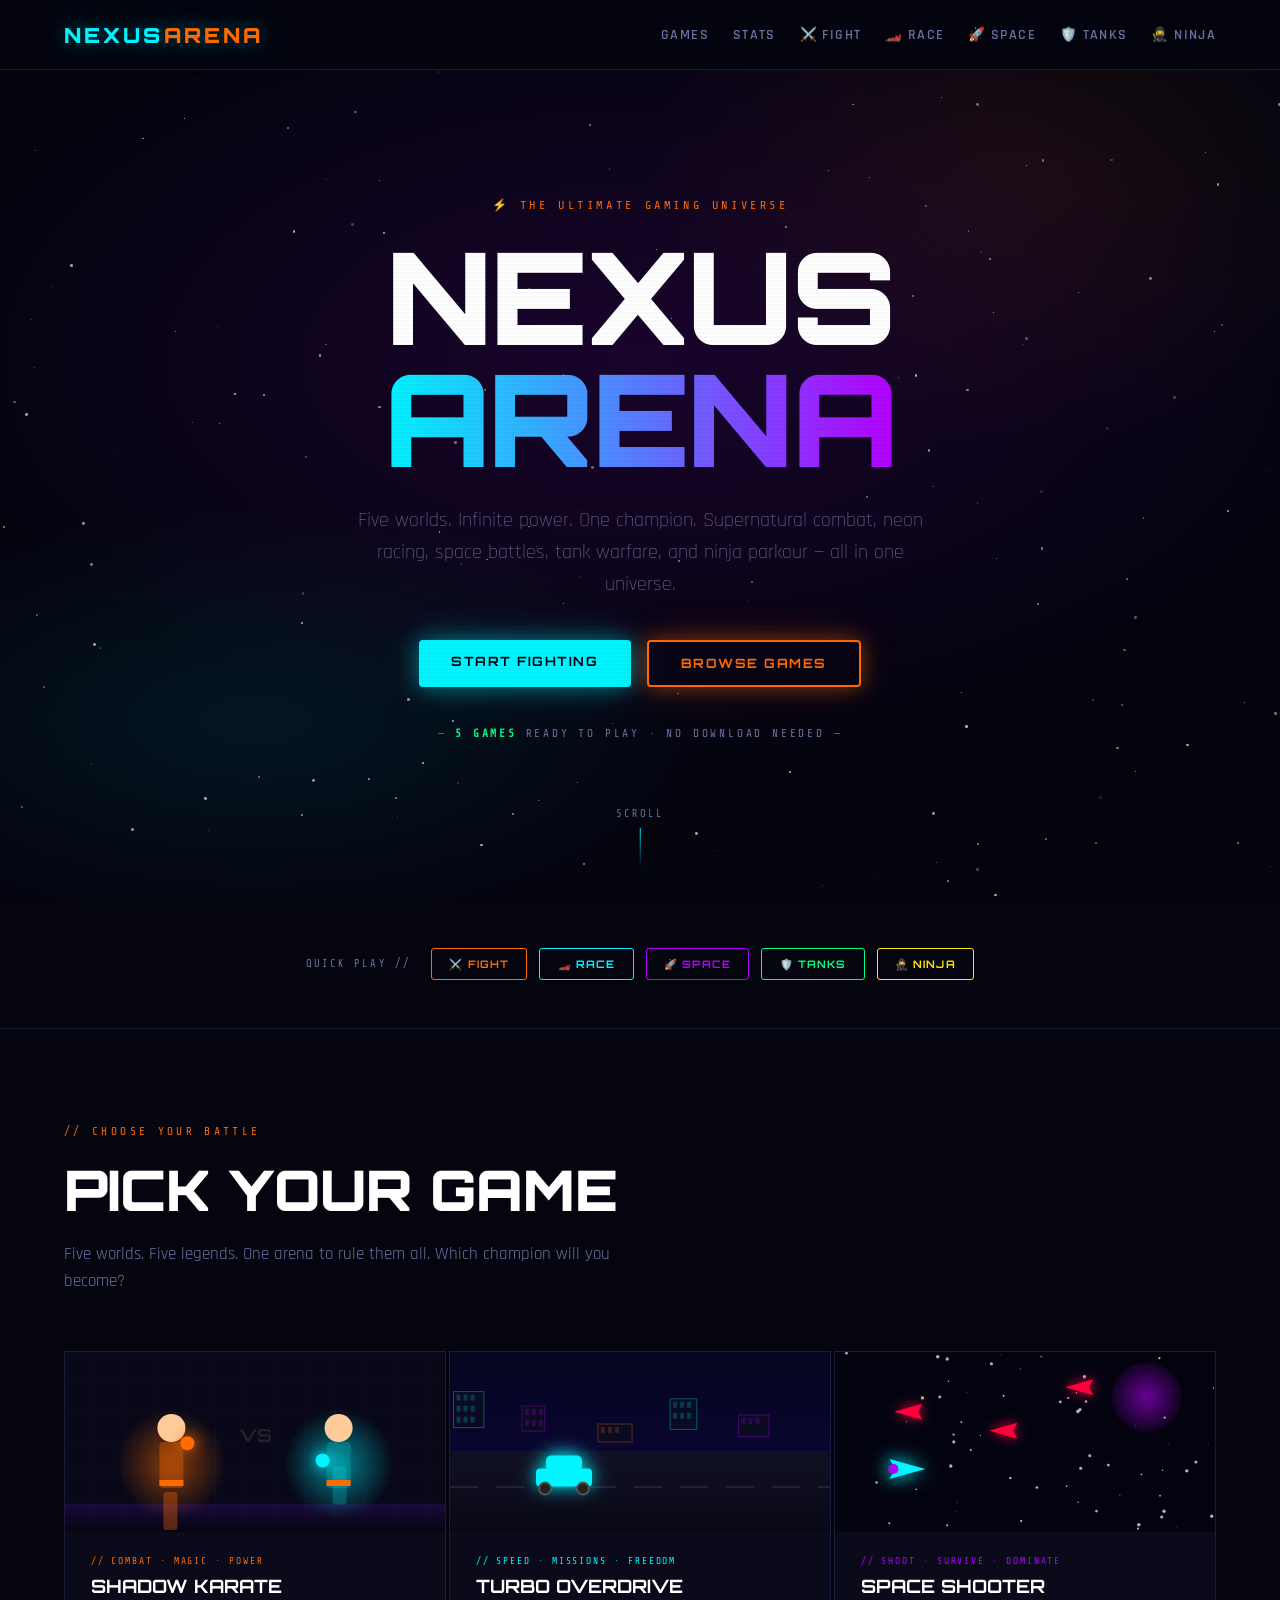
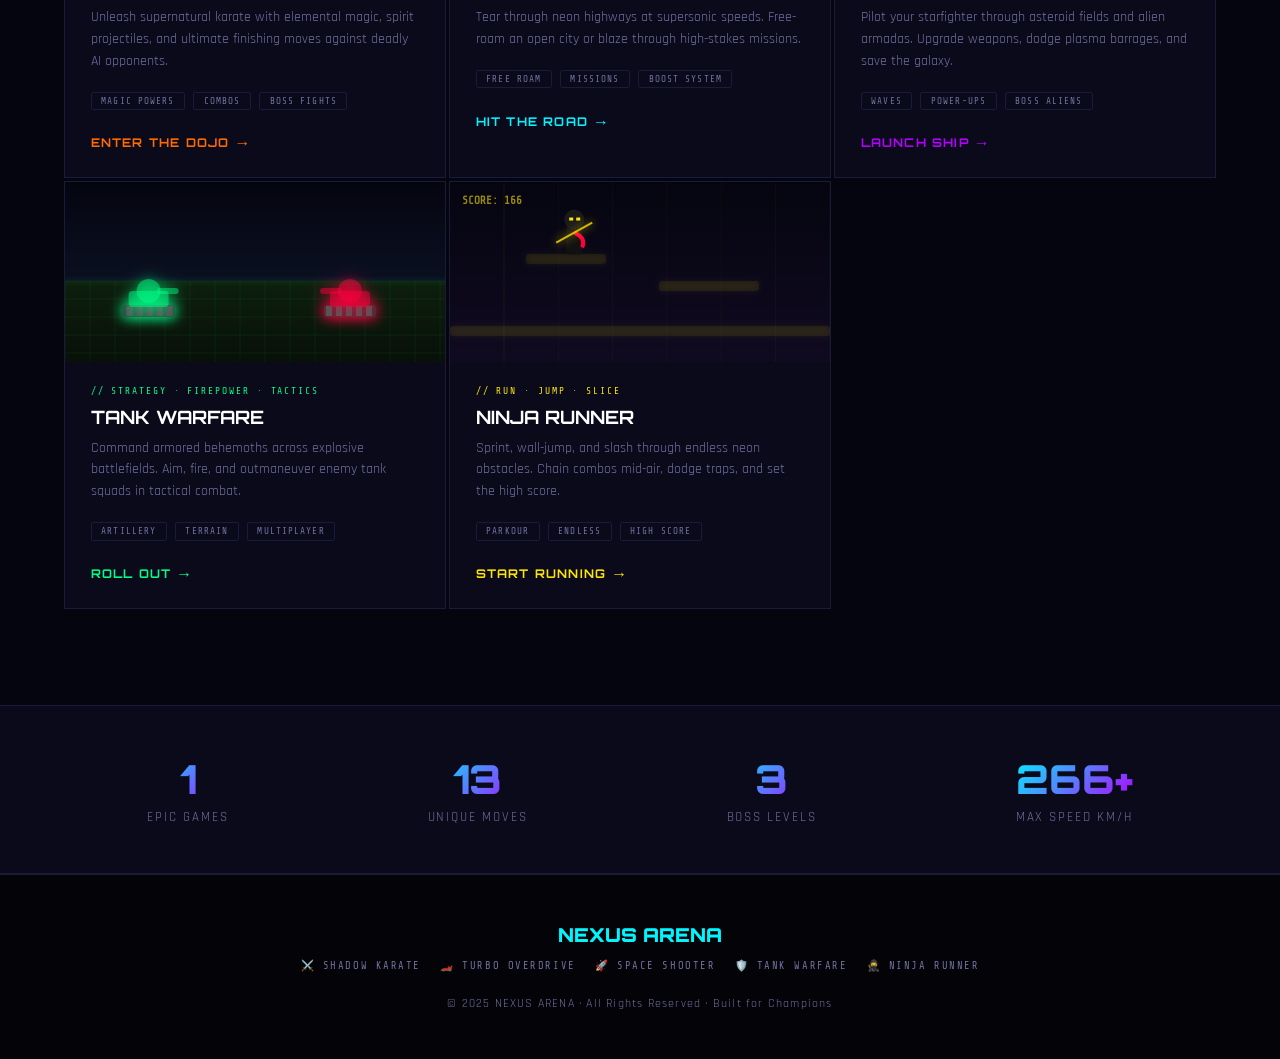
<file: index.html>
<!DOCTYPE html>
<html lang="en">
<head>
<meta charset="UTF-8">
<meta name="viewport" content="width=device-width, initial-scale=1.0">
<title>NEXUS ARENA — Ultimate Gaming Universe</title>
<style>
  @import url('https://fonts.googleapis.com/css2?family=Orbitron:wght@400;700;900&family=Rajdhani:wght@300;400;600;700&family=Share+Tech+Mono&display=swap');

  :root {
    --neon-cyan: #00f5ff;
    --neon-orange: #ff6b00;
    --neon-purple: #b400ff;
    --neon-green: #00ff88;
    --neon-red: #ff003c;
    --neon-yellow: #ffe600;
    --dark-bg: #050510;
    --card-bg: #0a0a1a;
    --card-border: #1a1a3a;
    --text-main: #e8e8ff;
    --text-dim: #7070a0;
    --glow-cyan: 0 0 20px #00f5ff66, 0 0 40px #00f5ff33;
    --glow-orange: 0 0 20px #ff6b0066, 0 0 40px #ff6b0033;
    --glow-purple: 0 0 20px #b400ff66, 0 0 40px #b400ff33;
    --glow-green: 0 0 20px #00ff8866, 0 0 40px #00ff8833;
    --nav-height: 70px;
  }

  *, *::before, *::after { margin: 0; padding: 0; box-sizing: border-box; }
  html { scroll-behavior: smooth; }

  body {
    background: var(--dark-bg);
    color: var(--text-main);
    font-family: 'Rajdhani', sans-serif;
    overflow-x: hidden;
  }

  /* ── STARFIELD ── */
  #starfield {
    position: fixed; top: 0; left: 0; width: 100%; height: 100%;
    pointer-events: none; z-index: 0;
  }
  .star {
    position: absolute; background: white; border-radius: 50%;
    animation: twinkle var(--d) infinite alternate;
  }
  @keyframes twinkle { from { opacity: 0.1; } to { opacity: 0.9; } }

  /* ── NAV ── */
  nav {
    position: fixed; top: 0; left: 0; right: 0; z-index: 200;
    height: var(--nav-height);
    display: flex; align-items: center; justify-content: space-between;
    padding: 0 5vw;
    background: rgba(5,5,16,0.97);
    border-bottom: 1px solid #1a1a3a;
    backdrop-filter: blur(12px);
  }
  .nav-logo {
    font-family: 'Orbitron', monospace; font-weight: 900; font-size: 1.3rem;
    letter-spacing: 0.15em; color: var(--neon-cyan);
    text-shadow: var(--glow-cyan); text-decoration: none; white-space: nowrap;
  }
  .nav-logo span { color: var(--neon-orange); }

  /* Desktop nav links */
  .nav-links {
    display: flex; gap: 1.5rem; list-style: none; align-items: center;
  }
  .nav-links a {
    font-family: 'Rajdhani', sans-serif; font-weight: 600; font-size: 0.85rem;
    letter-spacing: 0.1em; text-transform: uppercase;
    color: var(--text-dim); text-decoration: none;
    transition: color 0.2s, text-shadow 0.2s; white-space: nowrap;
  }
  .nav-links a:hover { color: var(--neon-cyan); text-shadow: var(--glow-cyan); }

  /* Hamburger */
  .nav-hamburger {
    display: none; flex-direction: column; gap: 5px; cursor: pointer;
    background: none; border: none; padding: 6px; z-index: 210;
  }
  .nav-hamburger span {
    display: block; width: 24px; height: 2px;
    background: var(--neon-cyan); border-radius: 2px;
    transition: all 0.3s;
  }
  .nav-hamburger.open span:nth-child(1) { transform: translateY(7px) rotate(45deg); }
  .nav-hamburger.open span:nth-child(2) { opacity: 0; }
  .nav-hamburger.open span:nth-child(3) { transform: translateY(-7px) rotate(-45deg); }

  /* Mobile nav drawer */
  .nav-drawer {
    display: none; position: fixed; top: var(--nav-height); left: 0; right: 0;
    background: rgba(5,5,16,0.99); border-bottom: 1px solid #1a1a3a;
    z-index: 190; padding: 1.5rem 5vw 2rem;
    backdrop-filter: blur(12px);
  }
  .nav-drawer.open { display: block; }
  .nav-drawer ul { list-style: none; display: flex; flex-direction: column; gap: 0; }
  .nav-drawer ul li a {
    display: block; padding: 0.85rem 0;
    font-family: 'Rajdhani', sans-serif; font-weight: 600; font-size: 1.1rem;
    letter-spacing: 0.12em; text-transform: uppercase;
    color: var(--text-dim); text-decoration: none;
    border-bottom: 1px solid #1a1a3a;
    transition: color 0.2s;
  }
  .nav-drawer ul li:last-child a { border-bottom: none; }
  .nav-drawer ul li a:hover { color: var(--neon-cyan); }

  /* ── HERO ── */
  .hero {
    position: relative; z-index: 1;
    min-height: 100vh;
    display: flex; flex-direction: column; align-items: center; justify-content: center;
    text-align: center; padding: calc(var(--nav-height) + 2rem) 5vw 4rem;
    overflow: hidden;
  }
  .hero-bg {
    position: absolute; inset: 0; z-index: -1;
    background:
      radial-gradient(ellipse 80% 60% at 50% 40%, rgba(180,0,255,0.12) 0%, transparent 70%),
      radial-gradient(ellipse 60% 40% at 20% 80%, rgba(0,245,255,0.08) 0%, transparent 60%),
      radial-gradient(ellipse 50% 50% at 80% 20%, rgba(255,107,0,0.08) 0%, transparent 60%);
  }
  .hero-eyebrow {
    font-family: 'Share Tech Mono', monospace; font-size: 0.75rem;
    letter-spacing: 0.3em; color: var(--neon-orange); text-transform: uppercase;
    margin-bottom: 1.5rem; opacity: 0; animation: fadeUp 0.8s 0.3s forwards;
  }
  .hero-title {
    font-family: 'Orbitron', monospace; font-weight: 900;
    font-size: clamp(2.5rem, 10vw, 8rem); line-height: 0.95;
    letter-spacing: -0.02em; margin-bottom: 1.5rem;
    opacity: 0; animation: fadeUp 0.8s 0.5s forwards;
  }
  .hero-title .line1 { display: block; color: #fff; }
  .hero-title .line2 {
    display: block;
    background: linear-gradient(90deg, var(--neon-cyan), var(--neon-purple));
    -webkit-background-clip: text; -webkit-text-fill-color: transparent; background-clip: text;
  }
  .hero-sub {
    font-size: clamp(1rem, 2.5vw, 1.25rem); font-weight: 300; color: var(--text-dim);
    max-width: 600px; line-height: 1.6; margin-bottom: 2.5rem;
    opacity: 0; animation: fadeUp 0.8s 0.7s forwards;
  }
  .hero-cta {
    display: flex; gap: 1rem; flex-wrap: wrap; justify-content: center;
    opacity: 0; animation: fadeUp 0.8s 0.9s forwards;
  }

  /* Game count badge */
  .hero-badge {
    margin-top: 2.5rem;
    font-family: 'Share Tech Mono', monospace; font-size: 0.7rem;
    letter-spacing: 0.25em; color: var(--text-dim);
    opacity: 0; animation: fadeUp 0.8s 1.1s forwards;
  }
  .hero-badge strong { color: var(--neon-green); }

  /* ── BUTTONS ── */
  .btn-primary {
    padding: 0.85rem 2rem; border-radius: 4px;
    font-family: 'Orbitron', monospace; font-weight: 700; font-size: 0.8rem;
    letter-spacing: 0.12em; text-transform: uppercase; text-decoration: none;
    background: var(--neon-cyan); color: var(--dark-bg);
    border: none; cursor: pointer; transition: all 0.2s;
    box-shadow: var(--glow-cyan); white-space: nowrap;
  }
  .btn-primary:hover { background: #fff; transform: translateY(-2px); box-shadow: 0 0 40px #00f5ff99; }
  .btn-secondary {
    padding: 0.85rem 2rem; border-radius: 4px;
    font-family: 'Orbitron', monospace; font-weight: 700; font-size: 0.8rem;
    letter-spacing: 0.12em; text-transform: uppercase; text-decoration: none;
    background: transparent; color: var(--neon-orange);
    border: 2px solid var(--neon-orange); cursor: pointer; transition: all 0.2s;
    box-shadow: var(--glow-orange); white-space: nowrap;
  }
  .btn-secondary:hover { background: var(--neon-orange); color: var(--dark-bg); transform: translateY(-2px); }

  /* ── SCROLL HINT ── */
  .scroll-hint {
    position: absolute; bottom: 2rem; left: 50%; transform: translateX(-50%);
    display: flex; flex-direction: column; align-items: center; gap: 0.5rem;
    font-family: 'Share Tech Mono', monospace; font-size: 0.65rem;
    letter-spacing: 0.2em; color: var(--text-dim);
    animation: bounce 2s infinite;
  }
  .scroll-hint::after {
    content: ''; display: block; width: 1px; height: 40px;
    background: linear-gradient(180deg, var(--neon-cyan), transparent);
  }
  @keyframes bounce { 0%,100%{transform:translateX(-50%) translateY(0)} 50%{transform:translateX(-50%) translateY(8px)} }

  /* ── GAMES SECTION ── */
  .section { position: relative; z-index: 1; padding: 6rem 5vw; }
  .section-label {
    font-family: 'Share Tech Mono', monospace; font-size: 0.7rem;
    letter-spacing: 0.3em; color: var(--neon-orange); text-transform: uppercase;
    margin-bottom: 1rem;
  }
  .section-title {
    font-family: 'Orbitron', monospace; font-weight: 900;
    font-size: clamp(1.8rem, 5vw, 3.5rem);
    margin-bottom: 1rem; color: #fff;
  }
  .section-sub { font-size: 1.05rem; color: var(--text-dim); max-width: 550px; margin-bottom: 3.5rem; line-height: 1.6; }

  /* ── GAME CARDS GRID ── */
  .games-grid {
    display: grid;
    grid-template-columns: repeat(3, 1fr);
    gap: 3px;
  }

  .game-card {
    position: relative; overflow: hidden;
    background: var(--card-bg); border: 1px solid var(--card-border);
    transition: all 0.35s ease; cursor: pointer;
  }
  .game-card:hover { border-color: var(--accent); z-index: 2; transform: translateY(-4px); box-shadow: 0 8px 40px var(--accent-glow, #00f5ff33); }
  .game-card:hover .card-glow { opacity: 1; }
  .game-card:hover .card-title { color: var(--accent); }

  .game-card.fight  { --accent: var(--neon-orange); }
  .game-card.race   { --accent: var(--neon-cyan); }
  .game-card.space  { --accent: var(--neon-purple); }
  .game-card.tank   { --accent: var(--neon-green); }
  .game-card.ninja  { --accent: var(--neon-yellow); }

  .card-glow {
    position: absolute; inset: 0; pointer-events: none; opacity: 0;
    background: radial-gradient(ellipse at top, color-mix(in srgb, var(--accent) 15%, transparent), transparent 70%);
    transition: opacity 0.4s;
  }
  .card-canvas { width: 100%; height: 180px; display: block; background: #080818; }

  .card-body { padding: 1.5rem 1.6rem; }
  .card-tag {
    font-family: 'Share Tech Mono', monospace; font-size: 0.6rem;
    letter-spacing: 0.2em; text-transform: uppercase; color: var(--accent);
    margin-bottom: 0.6rem;
  }
  .card-title {
    font-family: 'Orbitron', monospace; font-weight: 700; font-size: 1.15rem;
    margin-bottom: 0.6rem; color: #fff; transition: color 0.3s; line-height: 1.2;
  }
  .card-desc { font-size: 0.88rem; color: var(--text-dim); line-height: 1.55; margin-bottom: 1.2rem; }
  .card-features { display: flex; gap: 0.5rem; flex-wrap: wrap; margin-bottom: 1.4rem; }
  .feat-tag {
    padding: 0.2rem 0.6rem; border: 1px solid var(--card-border);
    font-family: 'Share Tech Mono', monospace; font-size: 0.58rem;
    letter-spacing: 0.12em; color: var(--text-dim); border-radius: 2px;
  }
  .card-link {
    display: inline-flex; align-items: center; gap: 0.5rem;
    font-family: 'Orbitron', monospace; font-weight: 700; font-size: 0.75rem;
    letter-spacing: 0.1em; text-transform: uppercase;
    color: var(--accent); text-decoration: none; transition: gap 0.2s;
  }
  .card-link:hover { gap: 0.9rem; }
  .card-link::after { content: '→'; font-size: 1rem; }

  /* ── STATS BAND ── */
  .stats-band {
    position: relative; z-index: 1;
    background: var(--card-bg);
    border-top: 1px solid var(--card-border); border-bottom: 1px solid var(--card-border);
    padding: 3rem 5vw;
    display: flex; justify-content: space-around; flex-wrap: wrap; gap: 2rem;
  }
  .stat { text-align: center; }
  .stat-num {
    font-family: 'Orbitron', monospace; font-weight: 900; font-size: clamp(1.8rem, 4vw, 2.5rem);
    background: linear-gradient(135deg, var(--neon-cyan), var(--neon-purple));
    -webkit-background-clip: text; -webkit-text-fill-color: transparent; background-clip: text;
  }
  .stat-label { font-size: 0.8rem; letter-spacing: 0.15em; color: var(--text-dim); text-transform: uppercase; margin-top: 0.3rem; }

  /* ── ALL GAMES QUICK ACCESS ── */
  .quick-nav {
    position: relative; z-index: 1;
    padding: 3rem 5vw;
    border-bottom: 1px solid var(--card-border);
    display: flex; align-items: center; justify-content: center; flex-wrap: wrap; gap: 0.75rem;
  }
  .quick-nav-label {
    font-family: 'Share Tech Mono', monospace; font-size: 0.65rem;
    letter-spacing: 0.2em; color: var(--text-dim); text-transform: uppercase;
    margin-right: 0.5rem; white-space: nowrap;
  }
  .qbtn {
    padding: 0.5rem 1.1rem; border-radius: 3px;
    font-family: 'Orbitron', monospace; font-weight: 700; font-size: 0.65rem;
    letter-spacing: 0.1em; text-transform: uppercase; text-decoration: none;
    border: 1px solid; transition: all 0.2s; white-space: nowrap;
  }
  .qbtn-fight  { color: var(--neon-orange); border-color: var(--neon-orange); }
  .qbtn-fight:hover  { background: var(--neon-orange); color: var(--dark-bg); }
  .qbtn-race   { color: var(--neon-cyan);   border-color: var(--neon-cyan); }
  .qbtn-race:hover   { background: var(--neon-cyan); color: var(--dark-bg); }
  .qbtn-space  { color: var(--neon-purple); border-color: var(--neon-purple); }
  .qbtn-space:hover  { background: var(--neon-purple); color: #fff; }
  .qbtn-tank   { color: var(--neon-green);  border-color: var(--neon-green); }
  .qbtn-tank:hover   { background: var(--neon-green); color: var(--dark-bg); }
  .qbtn-ninja  { color: var(--neon-yellow); border-color: var(--neon-yellow); }
  .qbtn-ninja:hover  { background: var(--neon-yellow); color: var(--dark-bg); }

  /* ── FOOTER ── */
  footer {
    position: relative; z-index: 1;
    background: #030308; border-top: 1px solid var(--card-border);
    padding: 3rem 5vw; text-align: center;
  }
  .footer-logo { font-family: 'Orbitron', monospace; font-weight: 900; font-size: 1.2rem; color: var(--neon-cyan); margin-bottom: 0.75rem; }
  .footer-games {
    display: flex; justify-content: center; flex-wrap: wrap; gap: 1.2rem;
    margin-bottom: 1.5rem;
  }
  .footer-games a {
    font-family: 'Share Tech Mono', monospace; font-size: 0.65rem;
    letter-spacing: 0.15em; color: var(--text-dim); text-decoration: none; text-transform: uppercase;
    transition: color 0.2s;
  }
  .footer-games a:hover { color: var(--neon-cyan); }
  .footer-copy { font-size: 0.75rem; color: var(--text-dim); letter-spacing: 0.1em; }

  @keyframes fadeUp { from { opacity:0; transform:translateY(30px); } to { opacity:1; transform:translateY(0); } }

  /* Scanline overlay */
  body::after {
    content: ''; position: fixed; inset: 0; z-index: 999; pointer-events: none;
    background: repeating-linear-gradient(0deg, transparent, transparent 2px, rgba(0,0,0,0.025) 2px, rgba(0,0,0,0.025) 4px);
  }

  /* ── RESPONSIVE ── */

  /* Tablet: 2 columns */
  @media (max-width: 1024px) {
    .games-grid { grid-template-columns: repeat(2, 1fr); }
    .nav-links { gap: 1.2rem; }
    .nav-links a { font-size: 0.78rem; }
  }

  /* Mobile: hide desktop nav, show hamburger */
  @media (max-width: 700px) {
    .nav-links { display: none; }
    .nav-hamburger { display: flex; }
    .games-grid { grid-template-columns: 1fr; gap: 2px; }
    .card-canvas { height: 160px; }
    .hero-cta { flex-direction: column; align-items: center; }
    .btn-primary, .btn-secondary { width: 100%; max-width: 280px; text-align: center; }
    .section { padding: 4rem 4vw; }
    .stats-band { padding: 2.5rem 4vw; gap: 1.5rem; }
    .stat-num { font-size: 1.8rem; }
    .quick-nav { padding: 2rem 4vw; }
    .scroll-hint { display: none; }
    nav { padding: 0 4vw; }
  }

  /* Tiny phones */
  @media (max-width: 380px) {
    .nav-logo { font-size: 1rem; }
    .card-body { padding: 1.2rem; }
  }

  /* Reduced motion */
  @media (prefers-reduced-motion: reduce) {
    *, *::before, *::after { animation: none !important; transition: none !important; }
  }
</style>
</head>
<body>

<div id="starfield"></div>

<!-- ── NAVIGATION ── -->
<nav>
  <a href="index.html" class="nav-logo">NEXUS<span>ARENA</span></a>
  <ul class="nav-links">
    <li><a href="#games">Games</a></li>
    <li><a href="#stats">Stats</a></li>
    <li><a href="games/fighting.html">⚔️ Fight</a></li>
    <li><a href="games/car-racing.html">🏎️ Race</a></li>
    <li><a href="games/space.html">🚀 Space</a></li>
    <li><a href="games/tankfight.html">🛡️ Tanks</a></li>
    <li><a href="games/ninja.runner.html">🥷 Ninja</a></li>
  </ul>
  <button class="nav-hamburger" id="hamburger" aria-label="Open menu">
    <span></span><span></span><span></span>
  </button>
</nav>

<!-- Mobile nav drawer -->
<div class="nav-drawer" id="navDrawer">
  <ul>
    <li><a href="#games" onclick="closeMenu()">🎮 All Games</a></li>
    <li><a href="#stats" onclick="closeMenu()">📊 Stats</a></li>
    <li><a href="games/fighting.html">⚔️ Shadow Karate</a></li>
    <li><a href="games/car-racing.html">🏎️ Turbo Overdrive</a></li>
    <li><a href="games/space.html">🚀 Space Shooter</a></li>
    <li><a href="games/tankfight.html">🛡️ Tank Warfare</a></li>
    <li><a href="games/ninja.runner.html">🥷 Ninja Runner</a></li>
  </ul>
</div>

<!-- ── HERO ── -->
<section class="hero">
  <div class="hero-bg"></div>
  <div class="hero-eyebrow">⚡ The Ultimate Gaming Universe</div>
  <h1 class="hero-title">
    <span class="line1">NEXUS</span>
    <span class="line2">ARENA</span>
  </h1>
  <p class="hero-sub">Five worlds. Infinite power. One champion. Supernatural combat, neon racing, space battles, tank warfare, and ninja parkour — all in one universe.</p>
  <div class="hero-cta">
    <a href="games/fighting.html" class="btn-primary">Start Fighting</a>
    <a href="#games" class="btn-secondary">Browse Games</a>
  </div>
  <div class="hero-badge">— <strong>5 GAMES</strong> READY TO PLAY · NO DOWNLOAD NEEDED —</div>
  <div class="scroll-hint">SCROLL</div>
</section>

<!-- ── QUICK ACCESS BAR ── -->
<div class="quick-nav">
  <span class="quick-nav-label">QUICK PLAY //</span>
  <a href="games/fighting.html"    class="qbtn qbtn-fight">⚔️ Fight</a>
  <a href="games/car-racing.html"  class="qbtn qbtn-race">🏎️ Race</a>
  <a href="games/space.html"       class="qbtn qbtn-space">🚀 Space</a>
  <a href="games/tankfight.html"   class="qbtn qbtn-tank">🛡️ Tanks</a>
  <a href="games/ninja.runner.html" class="qbtn qbtn-ninja">🥷 Ninja</a>
</div>

<!-- ── GAMES SECTION ── -->
<section class="section" id="games">
  <div class="section-label">// Choose Your Battle</div>
  <h2 class="section-title">PICK YOUR GAME</h2>
  <p class="section-sub">Five worlds. Five legends. One arena to rule them all. Which champion will you become?</p>

  <div class="games-grid">

    <!-- FIGHTING -->
    <div class="game-card fight" onclick="location.href='games/fighting.html'">
      <div class="card-glow"></div>
      <canvas class="card-canvas" id="fightCanvas"></canvas>
      <div class="card-body">
        <div class="card-tag">// Combat · Magic · Power</div>
        <div class="card-title">SHADOW KARATE</div>
        <p class="card-desc">Unleash supernatural karate with elemental magic, spirit projectiles, and ultimate finishing moves against deadly AI opponents.</p>
        <div class="card-features">
          <span class="feat-tag">MAGIC POWERS</span>
          <span class="feat-tag">COMBOS</span>
          <span class="feat-tag">BOSS FIGHTS</span>
        </div>
        <a href="games/fighting.html" class="card-link">Enter the Dojo</a>
      </div>
    </div>

    <!-- RACING -->
    <div class="game-card race" onclick="location.href='games/car-racing.html'">
      <div class="card-glow"></div>
      <canvas class="card-canvas" id="raceCanvas"></canvas>
      <div class="card-body">
        <div class="card-tag">// Speed · Missions · Freedom</div>
        <div class="card-title">TURBO OVERDRIVE</div>
        <p class="card-desc">Tear through neon highways at supersonic speeds. Free-roam an open city or blaze through high-stakes missions.</p>
        <div class="card-features">
          <span class="feat-tag">FREE ROAM</span>
          <span class="feat-tag">MISSIONS</span>
          <span class="feat-tag">BOOST SYSTEM</span>
        </div>
        <a href="games/car-racing.html" class="card-link">Hit the Road</a>
      </div>
    </div>

    <!-- SPACE -->
    <div class="game-card space" onclick="location.href='games/space.html'">
      <div class="card-glow"></div>
      <canvas class="card-canvas" id="spaceCanvas"></canvas>
      <div class="card-body">
        <div class="card-tag">// Shoot · Survive · Dominate</div>
        <div class="card-title">SPACE SHOOTER</div>
        <p class="card-desc">Pilot your starfighter through asteroid fields and alien armadas. Upgrade weapons, dodge plasma barrages, and save the galaxy.</p>
        <div class="card-features">
          <span class="feat-tag">WAVES</span>
          <span class="feat-tag">POWER-UPS</span>
          <span class="feat-tag">BOSS ALIENS</span>
        </div>
        <a href="games/space.html" class="card-link">Launch Ship</a>
      </div>
    </div>

    <!-- TANK -->
    <div class="game-card tank" onclick="location.href='games/tankfight.html'">
      <div class="card-glow"></div>
      <canvas class="card-canvas" id="tankCanvas"></canvas>
      <div class="card-body">
        <div class="card-tag">// Strategy · Firepower · Tactics</div>
        <div class="card-title">TANK WARFARE</div>
        <p class="card-desc">Command armored behemoths across explosive battlefields. Aim, fire, and outmaneuver enemy tank squads in tactical combat.</p>
        <div class="card-features">
          <span class="feat-tag">ARTILLERY</span>
          <span class="feat-tag">TERRAIN</span>
          <span class="feat-tag">MULTIPLAYER</span>
        </div>
        <a href="games/tankfight.html" class="card-link">Roll Out</a>
      </div>
    </div>

    <!-- NINJA -->
    <div class="game-card ninja" onclick="location.href='games/ninja.runner.html'">
      <div class="card-glow"></div>
      <canvas class="card-canvas" id="ninjaCanvas"></canvas>
      <div class="card-body">
        <div class="card-tag">// Run · Jump · Slice</div>
        <div class="card-title">NINJA RUNNER</div>
        <p class="card-desc">Sprint, wall-jump, and slash through endless neon obstacles. Chain combos mid-air, dodge traps, and set the high score.</p>
        <div class="card-features">
          <span class="feat-tag">PARKOUR</span>
          <span class="feat-tag">ENDLESS</span>
          <span class="feat-tag">HIGH SCORE</span>
        </div>
        <a href="games/ninja.runner.html" class="card-link">Start Running</a>
      </div>
    </div>

  </div>
</section>

<!-- ── STATS BAND ── -->
<div class="stats-band" id="stats">
  <div class="stat"><div class="stat-num" data-target="5">0</div><div class="stat-label">Epic Games</div></div>
  <div class="stat"><div class="stat-num" data-target="50">0</div><div class="stat-label">Unique Moves</div></div>
  <div class="stat"><div class="stat-num" data-target="12">0</div><div class="stat-label">Boss Levels</div></div>
  <div class="stat"><div class="stat-num" data-target="999">0</div><div class="stat-label">Max Speed km/h</div></div>
</div>

<!-- ── FOOTER ── -->
<footer>
  <div class="footer-logo">NEXUS ARENA</div>
  <div class="footer-games">
    <a href="games/fighting.html">⚔️ Shadow Karate</a>
    <a href="games/car-racing.html">🏎️ Turbo Overdrive</a>
    <a href="games/space.html">🚀 Space Shooter</a>
    <a href="games/tankfight.html">🛡️ Tank Warfare</a>
    <a href="games/ninja.runner.html">🥷 Ninja Runner</a>
  </div>
  <p class="footer-copy">© 2025 NEXUS ARENA · All Rights Reserved · Built for Champions</p>
</footer>

<script>
// ── STARFIELD ──
const sf = document.getElementById('starfield');
for (let i = 0; i < 180; i++) {
  const s = document.createElement('div');
  s.className = 'star';
  const sz = Math.random() * 2.5 + 0.5;
  s.style.cssText = `width:${sz}px;height:${sz}px;top:${Math.random()*100}%;left:${Math.random()*100}%;opacity:${Math.random()*0.6+0.1};--d:${(Math.random()*4+2).toFixed(1)}s;animation-delay:${(Math.random()*5).toFixed(1)}s`;
  sf.appendChild(s);
}

// ── HAMBURGER MENU ──
const hamburger = document.getElementById('hamburger');
const navDrawer = document.getElementById('navDrawer');
hamburger.addEventListener('click', () => {
  const open = navDrawer.classList.toggle('open');
  hamburger.classList.toggle('open', open);
});
function closeMenu() {
  navDrawer.classList.remove('open');
  hamburger.classList.remove('open');
}
// Close on outside click
document.addEventListener('click', e => {
  if (!hamburger.contains(e.target) && !navDrawer.contains(e.target)) closeMenu();
});

// ── HELPER: fit canvas ──
function fitCanvas(c) {
  c.width = c.offsetWidth || 340;
  c.height = c.offsetHeight || 180;
  return c.getContext('2d');
}

// ── FIGHT CANVAS ──
(function(){
  const c = document.getElementById('fightCanvas');
  const ctx = fitCanvas(c);
  let t = 0;
  function drawFighter(x,y,facing,color,aura,frame) {
    ctx.save(); ctx.translate(x,y);
    if(!facing) ctx.scale(-1,1);
    const g = ctx.createRadialGradient(0,-40,5,0,-40,55);
    g.addColorStop(0,aura+'77'); g.addColorStop(1,aura+'00');
    ctx.fillStyle=g; ctx.beginPath(); ctx.arc(0,-40,55,0,Math.PI*2); ctx.fill();
    const kick = Math.sin(frame*0.15)*18;
    ctx.fillStyle=color; ctx.beginPath(); ctx.roundRect(-8,-20+kick,14,38,3); ctx.fill();
    ctx.fillStyle=color; ctx.beginPath(); ctx.roundRect(-12,-62,24,46,4); ctx.fill();
    ctx.fillStyle='#ffcc99'; ctx.beginPath(); ctx.arc(0,-76,14,0,Math.PI*2); ctx.fill();
    ctx.fillStyle='#ff6b00'; ctx.fillRect(-12,-24,24,6);
    ctx.shadowColor=aura; ctx.shadowBlur=14;
    ctx.fillStyle=aura; ctx.beginPath(); ctx.arc(16,-52+Math.sin(frame*0.1)*9,7,0,Math.PI*2); ctx.fill();
    ctx.shadowBlur=0;
    ctx.restore();
  }
  function loop() {
    ctx.clearRect(0,0,c.width,c.height);
    const flr=ctx.createLinearGradient(0,c.height-28,0,c.height);
    flr.addColorStop(0,'#1a0a3a'); flr.addColorStop(1,'#050510');
    ctx.fillStyle=flr; ctx.fillRect(0,c.height-28,c.width,28);
    ctx.strokeStyle='#ffffff07'; ctx.lineWidth=1;
    for(let i=0;i<c.width;i+=30){ctx.beginPath();ctx.moveTo(i,0);ctx.lineTo(i,c.height);ctx.stroke();}
    for(let j=0;j<c.height;j+=30){ctx.beginPath();ctx.moveTo(0,j);ctx.lineTo(c.width,j);ctx.stroke();}
    drawFighter(c.width*0.28, c.height-28, true,  '#ff6b0055', '#ff6b00', t);
    drawFighter(c.width*0.72, c.height-28, false, '#00f5ff33', '#00f5ff', t+30);
    ctx.font='bold 18px Orbitron,monospace'; ctx.fillStyle='#ffffff1a';
    ctx.textAlign='center'; ctx.fillText('VS', c.width/2, c.height/2);
    if(Math.sin(t*0.08)>0.7){
      ctx.strokeStyle='#ff6b00'; ctx.lineWidth=2; ctx.shadowColor='#ff6b00'; ctx.shadowBlur=8;
      ctx.beginPath(); ctx.moveTo(c.width*0.35,c.height-65); ctx.lineTo(c.width*0.65,c.height-65); ctx.stroke();
      ctx.shadowBlur=0;
    }
    t++; requestAnimationFrame(loop);
  }
  loop();
})();

// ── RACE CANVAS ──
(function(){
  const c = document.getElementById('raceCanvas');
  const ctx = fitCanvas(c);
  let t = 0, bgO = 0;
  function drawCar(x,y,color,glow) {
    ctx.save(); ctx.translate(x,y);
    ctx.shadowColor=glow; ctx.shadowBlur=18;
    ctx.fillStyle=color; ctx.beginPath(); ctx.roundRect(-28,-13,56,18,4); ctx.fill();
    ctx.fillStyle=color; ctx.beginPath(); ctx.roundRect(-18,-26,36,15,5); ctx.fill();
    ctx.fillStyle='rgba(0,245,255,0.45)'; ctx.beginPath(); ctx.roundRect(-14,-25,28,11,3); ctx.fill();
    ctx.shadowBlur=0; ctx.fillStyle='#222';
    [[-19,7],[19,7]].forEach(([wx,wy])=>{ctx.beginPath();ctx.arc(wx,wy,6,0,Math.PI*2);ctx.fill();ctx.strokeStyle='#555';ctx.lineWidth=2;ctx.stroke();});
    ctx.restore();
  }
  function loop() {
    ctx.clearRect(0,0,c.width,c.height);
    bgO=(bgO+2.5)%c.width;
    const sky=ctx.createLinearGradient(0,0,0,c.height*0.6);
    sky.addColorStop(0,'#050520'); sky.addColorStop(1,'#0a0530');
    ctx.fillStyle=sky; ctx.fillRect(0,0,c.width,c.height*0.6);
    const road=ctx.createLinearGradient(0,c.height*0.55,0,c.height);
    road.addColorStop(0,'#111125'); road.addColorStop(1,'#080815');
    ctx.fillStyle=road; ctx.fillRect(0,c.height*0.55,c.width,c.height);
    ctx.strokeStyle='#ffffff15'; ctx.lineWidth=2; ctx.setLineDash([28,18]);
    ctx.lineDashOffset=-bgO*2;
    ctx.beginPath(); ctx.moveTo(0,c.height*0.75); ctx.lineTo(c.width,c.height*0.75); ctx.stroke();
    ctx.setLineDash([]);
    [[0.1,0.2,0.08,0.42,'#00f5ff'],[0.28,0.14,0.06,0.44,'#b400ff'],[0.48,0.1,0.09,0.5,'#ff6b00'],[0.67,0.17,0.07,0.43,'#00f5ff'],[0.85,0.12,0.08,0.47,'#b400ff']].forEach(([bx,bh,bw,base,bc])=>{
      const rx=(bx*c.width-bgO*0.3+c.width)%c.width;
      ctx.fillStyle='#0a0a20'; ctx.fillRect(rx,c.height*base-c.height*bh,c.width*bw,c.height*bh);
      ctx.strokeStyle=bc+'55'; ctx.lineWidth=1; ctx.strokeRect(rx,c.height*base-c.height*bh,c.width*bw,c.height*bh);
      ctx.fillStyle=bc+'33';
      for(let r=0;r<Math.floor(c.height*bh/12);r++)
        for(let col=0;col<3;col++)
          ctx.fillRect(rx+3+col*7,c.height*base-c.height*bh+3+r*11,4,6);
    });
    drawCar(c.width*0.3, c.height*0.72, '#00f5ff', '#00f5ff');
    t++; requestAnimationFrame(loop);
  }
  loop();
})();

// ── SPACE CANVAS ──
(function(){
  const c = document.getElementById('spaceCanvas');
  const ctx = fitCanvas(c);
  let t = 0;
  const stars = Array.from({length:60},()=>({x:Math.random()*c.width,y:Math.random()*c.height,s:Math.random()*1.5+0.3,sp:Math.random()*1.5+0.5}));
  const enemies = [{x:c.width*0.3,y:40},{x:c.width*0.55,y:60},{x:c.width*0.75,y:35}];
  function loop(){
    ctx.fillStyle='#030310'; ctx.fillRect(0,0,c.width,c.height);
    stars.forEach(s=>{
      s.x -= s.sp; if(s.x<0){s.x=c.width;s.y=Math.random()*c.height;}
      ctx.fillStyle='#ffffff'; ctx.globalAlpha=0.7;
      ctx.beginPath(); ctx.arc(s.x,s.y,s.s,0,Math.PI*2); ctx.fill();
    });
    ctx.globalAlpha=1;
    // Player ship
    const px=c.width*0.18, py=c.height*0.65;
    ctx.save(); ctx.translate(px,py);
    ctx.shadowColor='#00f5ff'; ctx.shadowBlur=18;
    ctx.fillStyle='#00f5ff';
    ctx.beginPath(); ctx.moveTo(22,0); ctx.lineTo(-14,-10); ctx.lineTo(-8,0); ctx.lineTo(-14,10); ctx.closePath(); ctx.fill();
    ctx.fillStyle='#b400ff'; ctx.beginPath(); ctx.arc(-10,0,5,0,Math.PI*2); ctx.fill();
    ctx.shadowBlur=0; ctx.restore();
    // Laser
    if(Math.sin(t*0.1)>0){
      ctx.strokeStyle='#00f5ff'; ctx.lineWidth=2; ctx.shadowColor='#00f5ff'; ctx.shadowBlur=8;
      ctx.beginPath(); ctx.moveTo(px+22,py); ctx.lineTo(px+22+(c.width*0.15)+(Math.sin(t*0.1)*60),py); ctx.stroke();
      ctx.shadowBlur=0;
    }
    // Enemy ships
    enemies.forEach((e,i)=>{
      e.x -= 0.8; if(e.x<-30) e.x=c.width+20;
      e.y += Math.sin(t*0.05+i)*0.6;
      ctx.save(); ctx.translate(e.x,e.y);
      ctx.shadowColor='#ff003c'; ctx.shadowBlur=12;
      ctx.fillStyle='#ff003c';
      ctx.beginPath(); ctx.moveTo(-18,0); ctx.lineTo(10,-8); ctx.lineTo(6,0); ctx.lineTo(10,8); ctx.closePath(); ctx.fill();
      ctx.shadowBlur=0; ctx.restore();
    });
    // Planet
    const pg=ctx.createRadialGradient(c.width*0.82,c.height*0.25,2,c.width*0.82,c.height*0.25,35);
    pg.addColorStop(0,'#b400ff88'); pg.addColorStop(1,'#b400ff11');
    ctx.fillStyle=pg; ctx.beginPath(); ctx.arc(c.width*0.82,c.height*0.25,35,0,Math.PI*2); ctx.fill();
    t++; requestAnimationFrame(loop);
  }
  loop();
})();

// ── TANK CANVAS ──
(function(){
  const c = document.getElementById('tankCanvas');
  const ctx = fitCanvas(c);
  let t = 0;
  function drawTank(x,y,color,glow,dir){
    ctx.save(); ctx.translate(x,y);
    if(dir<0) ctx.scale(-1,1);
    ctx.shadowColor=glow; ctx.shadowBlur=14;
    // Tracks
    ctx.fillStyle='#333'; ctx.beginPath(); ctx.roundRect(-26,6,52,12,3); ctx.fill();
    ctx.fillStyle='#555';
    for(let i=-22;i<26;i+=10){ ctx.fillRect(i,7,6,10); }
    // Body
    ctx.fillStyle=color; ctx.beginPath(); ctx.roundRect(-20,-8,40,16,4); ctx.fill();
    // Turret
    ctx.fillStyle=color; ctx.beginPath(); ctx.arc(0,-8,12,0,Math.PI*2); ctx.fill();
    // Barrel
    ctx.fillStyle=color; ctx.beginPath(); ctx.roundRect(8,-11,22,6,3); ctx.fill();
    ctx.shadowBlur=0; ctx.restore();
  }
  function loop(){
    ctx.clearRect(0,0,c.width,c.height);
    // Sky
    const sky=ctx.createLinearGradient(0,0,0,c.height*0.55);
    sky.addColorStop(0,'#050510'); sky.addColorStop(1,'#0a1020');
    ctx.fillStyle=sky; ctx.fillRect(0,0,c.width,c.height*0.55);
    // Ground
    const gr=ctx.createLinearGradient(0,c.height*0.55,0,c.height);
    gr.addColorStop(0,'#0d1f0d'); gr.addColorStop(1,'#081008');
    ctx.fillStyle=gr; ctx.fillRect(0,c.height*0.55,c.width,c.height);
    // Grid ground
    ctx.strokeStyle='#00ff8811'; ctx.lineWidth=1;
    for(let i=0;i<c.width;i+=25){ ctx.beginPath(); ctx.moveTo(i,c.height*0.55); ctx.lineTo(i,c.height); ctx.stroke(); }
    for(let j=c.height*0.55;j<c.height;j+=18){ ctx.beginPath(); ctx.moveTo(0,j); ctx.lineTo(c.width,j); ctx.stroke(); }
    // Tanks
    drawTank(c.width*0.22, c.height*0.65, '#00ff8877', '#00ff88', 1);
    drawTank(c.width*0.75, c.height*0.65, '#ff003c77', '#ff003c', -1);
    // Shell
    if(Math.sin(t*0.07)>0.5){
      const sx=c.width*0.22+30+(Math.sin(t*0.07)*c.width*0.25);
      ctx.fillStyle='#00ff88'; ctx.shadowColor='#00ff88'; ctx.shadowBlur=10;
      ctx.beginPath(); ctx.arc(sx, c.height*0.62, 4, 0, Math.PI*2); ctx.fill();
      ctx.shadowBlur=0;
    }
    // Horizon glow
    ctx.fillStyle='#00ff8808';
    ctx.fillRect(0,c.height*0.53,c.width,8);
    t++; requestAnimationFrame(loop);
  }
  loop();
})();

// ── NINJA CANVAS ──
(function(){
  const c = document.getElementById('ninjaCanvas');
  const ctx = fitCanvas(c);
  let t = 0;
  const platforms = [{x:0,y:c.height*0.8,w:c.width},{x:c.width*0.55,y:c.height*0.55,w:100},{x:c.width*0.2,y:c.height*0.4,w:80}];
  function loop(){
    ctx.clearRect(0,0,c.width,c.height);
    // BG gradient
    const bg=ctx.createLinearGradient(0,0,0,c.height);
    bg.addColorStop(0,'#050510'); bg.addColorStop(1,'#100a20');
    ctx.fillStyle=bg; ctx.fillRect(0,0,c.width,c.height);
    // Moving BG lines
    ctx.strokeStyle='#ffe60008'; ctx.lineWidth=1;
    for(let i=0;i<8;i++){
      const lx=(i*(c.width/7)+t*1.2)%c.width;
      ctx.beginPath(); ctx.moveTo(lx,0); ctx.lineTo(lx,c.height); ctx.stroke();
    }
    // Platforms
    platforms.forEach(p=>{
      const pg=ctx.createLinearGradient(0,0,0,12);
      pg.addColorStop(0,'#ffe60088'); pg.addColorStop(1,'#ffe60011');
      ctx.fillStyle=pg; ctx.shadowColor='#ffe600'; ctx.shadowBlur=6;
      ctx.beginPath(); ctx.roundRect(p.x,p.y,p.w,10,3); ctx.fill();
      ctx.shadowBlur=0;
    });
    // Ninja
    const ny = c.height*0.8 - 35 - Math.abs(Math.sin(t*0.06))*90;
    const nx = c.width*0.25 + Math.sin(t*0.04)*30;
    ctx.save(); ctx.translate(nx,ny);
    // body
    ctx.fillStyle='#111'; ctx.beginPath(); ctx.roundRect(-8,-26,16,28,3); ctx.fill();
    // scarf
    ctx.strokeStyle='#ff003c'; ctx.lineWidth=4;
    ctx.beginPath(); ctx.moveTo(0,-20); ctx.quadraticCurveTo(12,-15,8,-5); ctx.stroke();
    // head
    ctx.fillStyle='#1a1a1a'; ctx.beginPath(); ctx.arc(0,-33,10,0,Math.PI*2); ctx.fill();
    // eyes
    ctx.fillStyle='#ffe600'; ctx.fillRect(-5,-35,4,3); ctx.fillRect(2,-35,4,3);
    // slash effect
    ctx.strokeStyle='#ffe600'; ctx.lineWidth=2; ctx.globalAlpha=Math.abs(Math.sin(t*0.12));
    ctx.shadowColor='#ffe600'; ctx.shadowBlur=10;
    ctx.beginPath(); ctx.moveTo(-18,-10); ctx.lineTo(18,-30); ctx.stroke();
    ctx.globalAlpha=1; ctx.shadowBlur=0;
    ctx.restore();
    // Score counter
    ctx.font='bold 11px "Share Tech Mono",monospace';
    ctx.fillStyle='#ffe60099';
    ctx.textAlign='left';
    ctx.fillText('SCORE: ' + Math.floor(t*3.7), 12, 22);
    t++; requestAnimationFrame(loop);
  }
  loop();
})();

// ── COUNTER ANIMATION ──
function animateCounters() {
  document.querySelectorAll('[data-target]').forEach(el => {
    const target = +el.dataset.target;
    let current = 0;
    const step = target / 60;
    const id = setInterval(() => {
      current = Math.min(current + step, target);
      el.textContent = Math.floor(current) + (target >= 100 ? '+' : '');
      if (current >= target) clearInterval(id);
    }, 20);
  });
}
const statsEl = document.getElementById('stats');
const obs = new IntersectionObserver(e => { if(e[0].isIntersecting){ animateCounters(); obs.disconnect(); } });
obs.observe(statsEl);
</script>
</body>
</html>
</file>
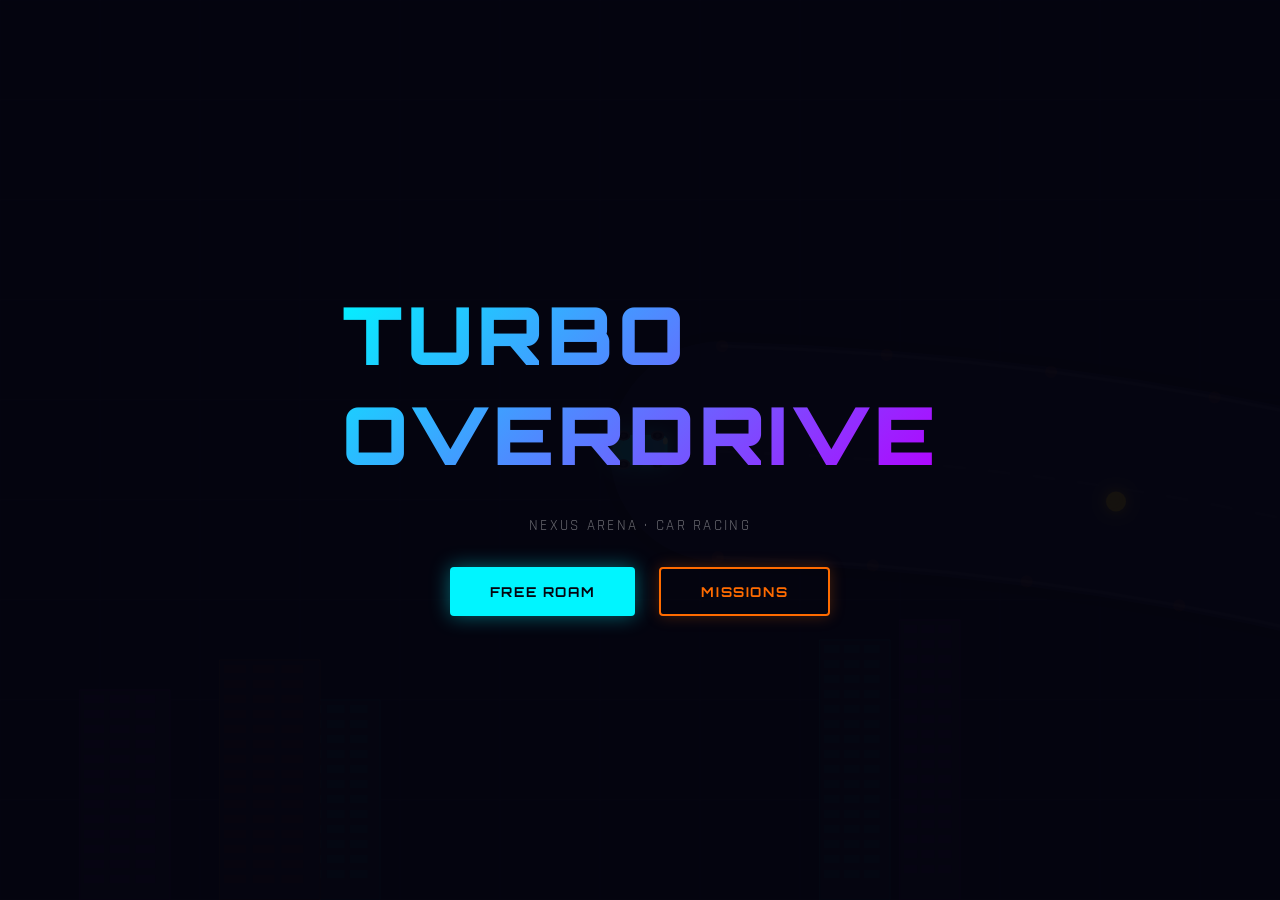
<file: car-racing.html>
<!DOCTYPE html>
<html lang="en">
<head>
<meta charset="UTF-8">
<meta name="viewport" content="width=device-width, initial-scale=1.0">
<title>Turbo Overdrive — Nexus Arena</title>
<style>
  @import url('https://fonts.googleapis.com/css2?family=Orbitron:wght@400;700;900&family=Rajdhani:wght@400;600;700&display=swap');
  *,*::before,*::after{margin:0;padding:0;box-sizing:border-box;}
  body{background:#050510;color:#e8e8ff;font-family:'Rajdhani',sans-serif;overflow:hidden;user-select:none;}
  canvas{display:block;}
  #gameCanvas{width:100vw;height:100vh;}

  /* HUD */
  #hud{position:fixed;inset:0;pointer-events:none;z-index:10;}

  /* SPEEDOMETER */
  #speedDial{position:absolute;bottom:20px;right:20px;width:160px;height:160px;}

  /* SPEED TEXT */
  #speedText{position:absolute;bottom:96px;right:52px;text-align:center;}
  #speedNum{font-family:'Orbitron',monospace;font-weight:900;font-size:2.4rem;color:#00f5ff;text-shadow:0 0 20px #00f5ff88;line-height:1;}
  #speedUnit{font-family:'Orbitron',monospace;font-size:0.6rem;letter-spacing:0.2em;color:#ffffff66;}

  /* GEAR */
  #gearBox{position:absolute;bottom:20px;right:192px;text-align:center;}
  #gearLabel{font-family:'Orbitron',monospace;font-size:0.6rem;letter-spacing:0.2em;color:#ffffff44;margin-bottom:2px;}
  #gearNum{font-family:'Orbitron',monospace;font-weight:900;font-size:2rem;color:#ffcc00;text-shadow:0 0 15px #ffcc0088;}

  /* BOOST BAR */
  #boostWrap{position:absolute;bottom:30px;left:50%;transform:translateX(-50%);text-align:center;}
  #boostLabel{font-family:'Orbitron',monospace;font-size:0.6rem;letter-spacing:0.2em;color:#ff6b00;margin-bottom:5px;}
  #boostBar{width:200px;height:12px;background:#111130;border:1px solid #ff6b0033;border-radius:10px;overflow:hidden;}
  #boostFill{height:100%;width:100%;background:linear-gradient(90deg,#ff3300,#ff6b00,#ffcc00);border-radius:10px;box-shadow:0 0 10px #ff6b0066;transition:width 0.1s;}

  /* MINIMAP */
  #minimap{position:absolute;top:16px;right:16px;width:140px;height:90px;background:#0a0a1a;border:1px solid #ffffff22;border-radius:4px;overflow:hidden;}
  #minimapCanvas{width:100%;height:100%;}

  /* TOP INFO */
  #topBar{position:absolute;top:12px;left:16px;display:flex;flex-direction:column;gap:6px;}
  #lapInfo{font-family:'Orbitron',monospace;font-size:0.7rem;letter-spacing:0.15em;color:#ffffff88;}
  #modeTag{font-family:'Orbitron',monospace;font-size:0.65rem;letter-spacing:0.2em;padding:3px 10px;border-radius:3px;display:inline-block;}
  #modeTag.free{color:#00f5ff;border:1px solid #00f5ff44;background:#00f5ff11;}
  #modeTag.mission{color:#ff6b00;border:1px solid #ff6b0044;background:#ff6b0011;}

  /* MISSION DISPLAY */
  #missionBox{position:absolute;top:70px;left:16px;background:#0a0a1aee;border:1px solid #ff6b0044;border-radius:4px;padding:10px 14px;min-width:220px;display:none;}
  #missionTitle{font-family:'Orbitron',monospace;font-size:0.65rem;letter-spacing:0.15em;color:#ff6b00;margin-bottom:6px;}
  #missionObj{font-size:0.85rem;color:#ffffff88;line-height:1.5;}
  #missionProgress{margin-top:6px;height:6px;background:#111130;border-radius:3px;overflow:hidden;}
  #missionBar{height:100%;background:linear-gradient(90deg,#ff6b00,#ffcc00);border-radius:3px;transition:width 0.3s;}

  /* CONTROLS */
  #ctrlHint{position:absolute;bottom:20px;left:20px;}
  .ckey{display:inline-flex;align-items:center;justify-content:center;min-width:26px;height:22px;padding:0 6px;background:#ffffff11;border:1px solid #ffffff33;border-radius:3px;font-family:'Orbitron',monospace;font-size:0.6rem;color:#ffffff88;margin-right:3px;}
  .crow{margin-bottom:4px;font-size:0.7rem;color:#ffffff44;}

  /* ANNOUNCE */
  #announce{position:absolute;top:50%;left:50%;transform:translate(-50%,-50%);text-align:center;pointer-events:none;}
  #annText{font-family:'Orbitron',monospace;font-weight:900;font-size:clamp(2rem,7vw,5rem);letter-spacing:0.05em;opacity:0;transform:scale(0.5);transition:all 0.25s;}
  #annSub{font-size:1rem;letter-spacing:0.2em;color:#ffffff88;margin-top:0.5rem;opacity:0;transition:opacity 0.3s;}

  /* MENU */
  #menu{position:absolute;inset:0;background:#050510ee;display:flex;flex-direction:column;align-items:center;justify-content:center;gap:2rem;z-index:20;}
  #menu h1{font-family:'Orbitron',monospace;font-weight:900;font-size:clamp(2.5rem,7vw,5rem);background:linear-gradient(135deg,#00f5ff,#b400ff);-webkit-background-clip:text;-webkit-text-fill-color:transparent;background-clip:text;letter-spacing:0.05em;}
  #menu p{color:#ffffff66;letter-spacing:0.15em;font-size:0.95rem;}
  .menu-btns{display:flex;gap:1.5rem;flex-wrap:wrap;justify-content:center;}
  .mbtn{padding:0.9rem 2.5rem;border-radius:4px;font-family:'Orbitron',monospace;font-weight:700;font-size:0.85rem;letter-spacing:0.12em;text-transform:uppercase;cursor:pointer;pointer-events:all;border:none;transition:all 0.2s;}
  .mbtn.primary{background:#00f5ff;color:#050510;box-shadow:0 0 20px #00f5ff66;}
  .mbtn.primary:hover{transform:translateY(-3px);box-shadow:0 0 30px #00f5ff99;}
  .mbtn.secondary{background:transparent;color:#ff6b00;border:2px solid #ff6b00;box-shadow:0 0 15px #ff6b0044;}
  .mbtn.secondary:hover{background:#ff6b00;color:#050510;transform:translateY(-3px);}

  /* CARS SELECTOR */
  #carSelect{position:absolute;inset:0;background:#050510ee;display:none;flex-direction:column;align-items:center;justify-content:center;gap:1.5rem;z-index:20;}
  #carSelect h2{font-family:'Orbitron',monospace;font-weight:900;font-size:2rem;color:#00f5ff;}
  .car-grid{display:flex;gap:1.5rem;flex-wrap:wrap;justify-content:center;}
  .car-card{width:160px;padding:1.2rem;background:#0a0a1a;border:2px solid #ffffff11;border-radius:6px;cursor:pointer;pointer-events:all;transition:all 0.2s;text-align:center;}
  .car-card:hover,.car-card.selected{border-color:var(--cc);box-shadow:0 0 20px var(--cc)44;}
  .car-card canvas{width:100%;height:80px;}
  .car-name{font-family:'Orbitron',monospace;font-size:0.7rem;letter-spacing:0.1em;margin-top:8px;color:#fff;}
  .car-stats{font-size:0.7rem;color:#ffffff66;margin-top:4px;}

  /* FLASH */
  #flash{position:absolute;inset:0;pointer-events:none;opacity:0;transition:opacity 0.05s;}
</style>
</head>
<body>
<canvas id="gameCanvas"></canvas>

<div id="hud" style="display:none;">
  <div id="topBar">
    <div id="modeTag" class="free">FREE ROAM</div>
    <div id="lapInfo">DIST: <span id="distVal">0</span>m &nbsp; COINS: <span id="coinsVal">0</span></div>
  </div>
  <div id="missionBox">
    <div id="missionTitle">MISSION</div>
    <div id="missionObj">Objective text</div>
    <div id="missionProgress"><div id="missionBar" style="width:0%"></div></div>
  </div>
  <canvas id="minimapCanvas" style="position:absolute;top:16px;right:16px;width:140px;height:90px;border:1px solid #ffffff22;border-radius:4px;"></canvas>

  <div id="boostWrap">
    <div id="boostLabel">⚡ BOOST</div>
    <div id="boostBar"><div id="boostFill"></div></div>
  </div>

  <div id="gearBox">
    <div id="gearLabel">GEAR</div>
    <div id="gearNum">1</div>
  </div>

  <canvas id="speedDial" width="160" height="160"></canvas>
  <div id="speedText">
    <div id="speedNum">0</div>
    <div id="speedUnit">KM/H</div>
  </div>

  <div id="ctrlHint">
    <div class="crow"><span class="ckey">W</span><span class="ckey">↑</span> Accelerate</div>
    <div class="crow"><span class="ckey">S</span><span class="ckey">↓</span> Brake/Reverse</div>
    <div class="crow"><span class="ckey">A</span><span class="ckey">D</span> Steer</div>
    <div class="crow"><span class="ckey">SPACE</span> Boost</div>
    <div class="crow"><span class="ckey">M</span> Mission Mode</div>
    <div class="crow"><span class="ckey">ESC</span> Menu</div>
  </div>

  <div id="announce"><div id="annText"></div><div id="annSub"></div></div>
  <div id="flash"></div>
</div>

<!-- MENU -->
<div id="menu">
  <h1>TURBO<br>OVERDRIVE</h1>
  <p>NEXUS ARENA · CAR RACING</p>
  <div class="menu-btns">
    <button class="mbtn primary" onclick="startFreeRoam()">FREE ROAM</button>
    <button class="mbtn secondary" onclick="startMissions()">MISSIONS</button>
  </div>
</div>

<!-- CAR SELECT -->
<div id="carSelect">
  <h2>SELECT YOUR CAR</h2>
  <div class="car-grid" id="carGrid"></div>
  <div class="menu-btns" style="margin-top:1rem;">
    <button class="mbtn primary" id="confirmCar" onclick="confirmCar()" style="pointer-events:all;">RACE!</button>
    <button class="mbtn secondary" onclick="document.getElementById('carSelect').style.display='none';document.getElementById('menu').style.display='flex';" style="pointer-events:all;">BACK</button>
  </div>
</div>

<script>
const canvas=document.getElementById('gameCanvas');
const ctx=canvas.getContext('2d');
const minimap=document.getElementById('minimapCanvas');
const mctx=minimap.getContext('2d');
const dial=document.getElementById('speedDial');
const dctx=dial.getContext('2d');
minimap.width=140; minimap.height=90;

function resize(){canvas.width=window.innerWidth;canvas.height=window.innerHeight;}
resize(); window.addEventListener('resize',resize);

// ── CAR DEFINITIONS ──
const CAR_DEFS = [
  {name:'PHANTOM X',color:'#00f5ff',accent:'#b400ff',topSpeed:200,accel:0.95,handling:0.055,boost:1.5},
  {name:'INFERNO GT',color:'#ff6b00',accent:'#ffcc00',topSpeed:220,accel:1.1,handling:0.045,boost:1.8},
  {name:'VOID RUNNER',color:'#b400ff',accent:'#00f5ff',topSpeed:240,accel:0.8, handling:0.065,boost:1.3},
  {name:'TITAN SURGE',color:'#00ff88',accent:'#ffffff',topSpeed:180,accel:1.3, handling:0.04, boost:2.0},
];
let selectedCar=0;

// ── GAME STATE ──
const G={
  mode:'free', // free | mission
  running:false,
  dist:0, coins:0,
  missionIdx:0, missionProg:0,
  boost:100, boostMax:100,
};

// ── MISSIONS ──
const MISSIONS=[
  {name:'SPEED DEMON',obj:'Reach 180 km/h',target:180,type:'speed',reward:500},
  {name:'COIN COLLECTOR',obj:'Collect 20 coins',target:20,type:'coins',reward:800},
  {name:'DISTANCE RUN',obj:'Drive 2000m',target:2000,type:'dist',reward:1000},
  {name:'BOOST MASTER',obj:'Use boost 5 times',target:5,type:'boost',reward:600},
  {name:'DRIFT KING',obj:'Reach 200 km/h',target:200,type:'speed',reward:1200},
];
let missionBoostUses=0;

// ── CAR STATE ──
let car={
  x:0, y:0, angle:0,
  vx:0, vy:0, speed:0,
  color:'#00f5ff', accent:'#b400ff',
  topSpeed:200, accel:0.95, handling:0.055, boostMult:1.5,
  gear:1, rpm:0,
};

// ── WORLD ──
const ROAD_W=220;
let worldOffset={x:0,y:0};
const trackPoints=[];
const coins=[];
const traffic=[];
const particles=[];
let trailPoints=[];

// Generate curved track
function generateTrack(){
  trackPoints.length=0;
  let x=0,y=0,ang=0;
  const segs=200;
  for(let i=0;i<segs;i++){
    const curve=(Math.sin(i*0.07)*0.03+Math.cos(i*0.13)*0.02);
    ang+=curve;
    x+=Math.cos(ang)*80; y+=Math.sin(ang)*80;
    trackPoints.push({x,y,ang,curve});
  }
  // spawn coins on track
  coins.length=0;
  for(let i=5;i<segs;i+=8){
    const p=trackPoints[i];
    const perp=p.ang+Math.PI/2;
    const off=(Math.random()-0.5)*ROAD_W*0.5;
    coins.push({x:p.x+Math.cos(perp)*off, y:p.y+Math.sin(perp)*off, collected:false, bob:Math.random()*Math.PI*2});
  }
  // traffic cars
  traffic.length=0;
  for(let i=10;i<segs;i+=15){
    const p=trackPoints[i];
    const perp=p.ang+Math.PI/2;
    traffic.push({
      x:p.x+Math.cos(perp)*(ROAD_W*0.2), y:p.y+Math.sin(perp)*(ROAD_W*0.2),
      ang:p.ang, speed:0.4+Math.random()*0.6,
      color:['#ff3333','#33ff88','#ffff33','#ff88ff'][Math.floor(Math.random()*4)],
      pathIdx:i
    });
  }
}

// ── INPUT ──
const keys={};
window.addEventListener('keydown',e=>{
  keys[e.key]=true;
  if(e.key===' '){e.preventDefault();useBoost();}
  if(e.key==='m'||e.key==='M') toggleMode();
  if(e.key==='Escape') showMenu();
});
window.addEventListener('keyup',e=>{keys[e.key]=false;});

function useBoost(){
  if(G.boost<20) return;
  G.boost=Math.max(0,G.boost-20);
  missionBoostUses++;
  flash('#ff6b00',0.2);
  updateBoostUI();
}

// ── PHYSICS ──
function updateCar(){
  if(!G.running) return;
  const sp=car.speed;
  const boosting=(keys[' ']||false)&&G.boost>0;
  const boostMult=boosting?car.boostMult:1;
  if(boosting){G.boost=Math.max(0,G.boost-0.3);updateBoostUI();}
  else{G.boost=Math.min(G.boostMax,G.boost+0.08);updateBoostUI();}

  if(keys['w']||keys['W']||keys['ArrowUp']){
    car.speed=Math.min(car.topSpeed*boostMult, car.speed+car.accel*boostMult);
  } else if(keys['s']||keys['S']||keys['ArrowDown']){
    car.speed=Math.max(-car.topSpeed*0.3, car.speed-car.accel*1.5);
  } else {
    car.speed*=0.97;
  }

  const steerForce = car.handling*(Math.abs(car.speed)/car.topSpeed+0.1);
  if(keys['a']||keys['A']||keys['ArrowLeft']) car.angle-=steerForce*(car.speed>0?1:-1);
  if(keys['d']||keys['D']||keys['ArrowRight']) car.angle+=steerForce*(car.speed>0?1:-1);

  car.vx=Math.cos(car.angle)*car.speed;
  car.vy=Math.sin(car.angle)*car.speed;
  car.x+=car.vx*0.016;
  car.y+=car.vy*0.016;

  // gear
  const spd=Math.abs(car.speed);
  car.gear=spd<30?1:spd<70?2:spd<120?3:spd<160?4:spd<200?5:6;
  document.getElementById('gearNum').textContent=car.gear;

  // distance
  G.dist+=Math.abs(car.speed)*0.016*0.5;
  document.getElementById('distVal').textContent=Math.floor(G.dist);

  // trail
  trailPoints.push({x:car.x,y:car.y,a:car.angle});
  if(trailPoints.length>80) trailPoints.shift();

  // tire smoke
  if(boosting&&Math.random()<0.3) spawnParticle(car.x,car.y,'#ffffff33',Math.random()*3+2);
  if(Math.abs(car.speed)>5&&(keys['a']||keys['d']||keys['A']||keys['D'])&&Math.abs(car.speed)>80&&Math.random()<0.2){
    spawnParticle(car.x,car.y,'#888888',3);
  }

  // coin collection
  coins.forEach(c=>{
    if(c.collected) return;
    if(Math.hypot(c.x-car.x,c.y-car.y)<25){
      c.collected=true; G.coins++;
      document.getElementById('coinsVal').textContent=G.coins;
      spawnParticle(c.x,c.y,'#ffcc00',6,10);
      spawnParticle(c.x,c.y,'#ffcc0066',4,8);
    }
  });

  // traffic collision
  traffic.forEach(t=>{
    if(Math.hypot(t.x-car.x,t.y-car.y)<35){
      car.speed*=-0.5;
      flash('#ff0000',0.3);
      spawnParticle(car.x,car.y,'#ff6600',6,6);
    }
  });

  // mission check
  updateMission();
  updateSpeedDial();
}

function updateMission(){
  if(G.mode!=='mission') return;
  const m=MISSIONS[G.missionIdx];
  let prog=0;
  if(m.type==='speed') prog=Math.min(m.target,Math.abs(car.speed));
  if(m.type==='coins') prog=Math.min(m.target,G.coins);
  if(m.type==='dist') prog=Math.min(m.target,G.dist);
  if(m.type==='boost') prog=Math.min(m.target,missionBoostUses);
  const pct=(prog/m.target)*100;
  document.getElementById('missionBar').style.width=pct+'%';
  if(prog>=m.target){
    G.coins+=m.reward;
    document.getElementById('coinsVal').textContent=G.coins;
    showAnnounce('MISSION COMPLETE!',`+${m.reward} COINS`,'#ffcc00',2500);
    flash('#ffcc00',0.4);
    G.missionIdx=(G.missionIdx+1)%MISSIONS.length;
    missionBoostUses=0;
    setTimeout(()=>setMission(G.missionIdx),2600);
  }
}

// ── TRAFFIC AI ──
function updateTraffic(){
  traffic.forEach(t=>{
    t.pathIdx=(t.pathIdx+t.speed)%(trackPoints.length-1);
    const p=trackPoints[Math.floor(t.pathIdx)];
    const np=trackPoints[Math.min(Math.floor(t.pathIdx)+1,trackPoints.length-1)];
    t.x+=(p.x-t.x)*0.05; t.y+=(p.y-t.y)*0.05;
    t.ang=Math.atan2(np.y-p.y,np.x-p.x);
  });
}

// ── PARTICLES ──
function spawnParticle(x,y,color,size,n=1){
  for(let i=0;i<n;i++){
    const ang=Math.random()*Math.PI*2, spd=Math.random()*2+1;
    particles.push({x,y,vx:Math.cos(ang)*spd,vy:Math.sin(ang)*spd,life:1,color,size});
  }
}
function updateParticles(){
  for(let i=particles.length-1;i>=0;i--){
    const p=particles[i];
    p.x+=p.vx; p.y+=p.vy; p.vy+=0.05; p.life-=0.025;
    if(p.life<=0) particles.splice(i,1);
  }
}

// ── DRAWING ──
function worldToScreen(wx,wy){
  return {x:wx-car.x+canvas.width/2, y:wy-car.y+canvas.height/2};
}

function drawRoad(){
  if(trackPoints.length<2) return;
  // road shadow
  ctx.strokeStyle='#000000aa'; ctx.lineWidth=ROAD_W+20; ctx.lineJoin='round'; ctx.lineCap='round';
  ctx.beginPath();
  const s0=worldToScreen(trackPoints[0].x,trackPoints[0].y);
  ctx.moveTo(s0.x,s0.y);
  for(let i=1;i<trackPoints.length;i++){
    const s=worldToScreen(trackPoints[i].x,trackPoints[i].y);
    ctx.lineTo(s.x,s.y);
  }
  ctx.stroke();
  // main road
  ctx.strokeStyle='#151530'; ctx.lineWidth=ROAD_W;
  ctx.beginPath(); ctx.moveTo(s0.x,s0.y);
  for(let i=1;i<trackPoints.length;i++){
    const s=worldToScreen(trackPoints[i].x,trackPoints[i].y);
    ctx.lineTo(s.x,s.y);
  }
  ctx.stroke();
  // edge lines
  ctx.strokeStyle='#ffffff18'; ctx.lineWidth=3;
  // Draw edge outlines with offset
  for(const side of [-1,1]){
    ctx.beginPath();
    for(let i=0;i<trackPoints.length;i++){
      const p=trackPoints[i];
      const perp=p.ang+Math.PI/2;
      const ex=p.x+Math.cos(perp)*side*ROAD_W*0.48;
      const ey=p.y+Math.sin(perp)*side*ROAD_W*0.48;
      const s=worldToScreen(ex,ey);
      i===0?ctx.moveTo(s.x,s.y):ctx.lineTo(s.x,s.y);
    }
    ctx.stroke();
  }
  // center dashes
  ctx.strokeStyle='#ffffff11'; ctx.lineWidth=2; ctx.setLineDash([20,25]);
  ctx.lineDashOffset=-G.dist%45;
  ctx.beginPath(); ctx.moveTo(s0.x,s0.y);
  for(let i=1;i<trackPoints.length;i++){
    const s=worldToScreen(trackPoints[i].x,trackPoints[i].y);
    ctx.lineTo(s.x,s.y);
  }
  ctx.stroke(); ctx.setLineDash([]);

  // neon kerbs
  ctx.strokeStyle='#ff6b0033'; ctx.lineWidth=6;
  for(let i=0;i<trackPoints.length-1;i+=2){
    const p=trackPoints[i];
    const perp=p.ang+Math.PI/2;
    for(const side of [-1,1]){
      const ex=p.x+Math.cos(perp)*side*ROAD_W*0.48;
      const ey=p.y+Math.sin(perp)*side*ROAD_W*0.48;
      const s=worldToScreen(ex,ey);
      ctx.beginPath(); ctx.arc(s.x,s.y,3,0,Math.PI*2); ctx.stroke();
    }
  }
}

function drawBackground(){
  ctx.fillStyle='#050510'; ctx.fillRect(0,0,canvas.width,canvas.height);
  // city grid
  const gs=100, offX=(car.x%gs), offY=(car.y%gs);
  ctx.strokeStyle='#0a0a20'; ctx.lineWidth=1;
  for(let x=-gs;x<canvas.width+gs;x+=gs){ctx.beginPath();ctx.moveTo(x-offX,0);ctx.lineTo(x-offX,canvas.height);ctx.stroke();}
  for(let y=-gs;y<canvas.height+gs;y+=gs){ctx.beginPath();ctx.moveTo(0,y-offY);ctx.lineTo(canvas.width,y-offY);ctx.stroke();}
  // buildings in background
  const bldgs=[
    {rx:0.1,ry:0.1,w:80,h:200,c:'#00f5ff'},{rx:0.3,ry:0.05,w:60,h:280,c:'#b400ff'},
    {rx:0.5,ry:0.08,w:100,h:240,c:'#ff6b00'},{rx:0.7,ry:0.06,w:70,h:260,c:'#00f5ff'},
    {rx:0.88,ry:0.1,w:90,h:210,c:'#b400ff'}
  ];
  bldgs.forEach(b=>{
    const bx=(b.rx*3000-car.x*0.05+canvas.width)%canvas.width;
    ctx.fillStyle='#080818';
    ctx.fillRect(bx,canvas.height-b.h,b.w,b.h);
    ctx.strokeStyle=b.c+'33'; ctx.lineWidth=1;
    ctx.strokeRect(bx,canvas.height-b.h,b.w,b.h);
    // windows
    ctx.fillStyle=b.c+'22';
    for(let r=0;r<Math.floor(b.h/16);r++)
      for(let c=0;c<3;c++)
        ctx.fillRect(bx+4+c*b.w/3.5,canvas.height-b.h+5+r*15,b.w/4.5,8);
  });
}

function drawTrail(){
  if(trailPoints.length<2) return;
  ctx.strokeStyle='rgba(0,245,255,0.15)'; ctx.lineWidth=4; ctx.lineCap='round';
  ctx.beginPath();
  trailPoints.forEach((p,i)=>{
    const s=worldToScreen(p.x,p.y);
    i===0?ctx.moveTo(s.x,s.y):ctx.lineTo(s.x,s.y);
  });
  ctx.stroke();
}

function drawCoins(){
  coins.forEach(c=>{
    if(c.collected) return;
    const s=worldToScreen(c.x,c.y);
    if(s.x<-30||s.x>canvas.width+30||s.y<-30||s.y>canvas.height+30) return;
    const bob=Math.sin(Date.now()*0.003+c.bob)*3;
    ctx.save(); ctx.translate(s.x,s.y+bob);
    // glow
    ctx.shadowColor='#ffcc00'; ctx.shadowBlur=15;
    ctx.fillStyle='#ffcc00';
    ctx.beginPath(); ctx.arc(0,0,10,0,Math.PI*2); ctx.fill();
    ctx.fillStyle='#fff88'; ctx.beginPath(); ctx.arc(-3,-3,3,0,Math.PI*2); ctx.fill();
    ctx.shadowBlur=0;
    ctx.restore();
  });
}

function drawTrafficCar(t){
  const s=worldToScreen(t.x,t.y);
  if(s.x<-60||s.x>canvas.width+60||s.y<-60||s.y>canvas.height+60) return;
  ctx.save(); ctx.translate(s.x,s.y); ctx.rotate(t.ang+Math.PI/2);
  drawCarShape(ctx,0,0,t.color,'#ffffff',22,40);
  ctx.restore();
}

function drawCarShape(c,x,y,color,accent,w,h){
  // body shadow
  c.fillStyle='rgba(0,0,0,0.4)';
  c.beginPath(); c.ellipse(x,y+h*0.1,w*0.8,h*0.2,0,0,Math.PI*2); c.fill();
  // glow
  c.shadowColor=color; c.shadowBlur=20;
  // main body
  c.fillStyle=color;
  c.beginPath(); c.roundRect(x-w/2,y-h/2,w,h,w*0.2); c.fill();
  // cabin
  c.fillStyle=accent+'33';
  c.beginPath(); c.roundRect(x-w*0.38,y-h*0.45,w*0.76,h*0.35,w*0.15); c.fill();
  c.shadowBlur=0;
  // headlights
  c.fillStyle='#ffffaacc';
  c.shadowColor='#ffff88'; c.shadowBlur=12;
  c.beginPath(); c.ellipse(x-w*0.3,y-h*0.46,w*0.12,w*0.08,0,0,Math.PI*2); c.fill();
  c.beginPath(); c.ellipse(x+w*0.3,y-h*0.46,w*0.12,w*0.08,0,0,Math.PI*2); c.fill();
  c.shadowBlur=0;
  // tail lights
  c.fillStyle='#ff3300cc';
  c.shadowColor='#ff3300'; c.shadowBlur=10;
  c.beginPath(); c.ellipse(x-w*0.3,y+h*0.46,w*0.12,w*0.08,0,0,Math.PI*2); c.fill();
  c.beginPath(); c.ellipse(x+w*0.3,y+h*0.46,w*0.12,w*0.08,0,0,Math.PI*2); c.fill();
  c.shadowBlur=0;
  // wheels
  c.fillStyle='#111';
  [[x-w*0.48,y-h*0.32],[x+w*0.48,y-h*0.32],[x-w*0.48,y+h*0.3],[x+w*0.48,y+h*0.3]].forEach(([wx,wy])=>{
    c.beginPath(); c.ellipse(wx,wy,w*0.14,w*0.19,0,0,Math.PI*2); c.fill();
    c.strokeStyle='#444'; c.lineWidth=2; c.stroke();
    c.fillStyle='#333'; c.beginPath(); c.arc(wx,wy,w*0.07,0,Math.PI*2); c.fill();
    c.fillStyle='#111';
  });
}

function drawPlayerCar(){
  const cx=canvas.width/2, cy=canvas.height/2;
  ctx.save(); ctx.translate(cx,cy); ctx.rotate(car.angle+Math.PI/2);
  drawCarShape(ctx,0,0,car.color,car.accent,30,55);
  // boost exhaust
  if(keys[' ']&&G.boost>0){
    ctx.shadowColor=car.accent; ctx.shadowBlur=20;
    ctx.fillStyle=car.accent;
    const fl=8+Math.random()*12;
    ctx.beginPath(); ctx.moveTo(-8,30); ctx.lineTo(0,30+fl); ctx.lineTo(8,30); ctx.fill();
    ctx.shadowBlur=0;
  }
  ctx.restore();
}

function drawParticlesWorld(){
  particles.forEach(p=>{
    const s=worldToScreen(p.x,p.y);
    ctx.globalAlpha=p.life;
    ctx.fillStyle=p.color;
    ctx.beginPath(); ctx.arc(s.x,s.y,p.size*p.life,0,Math.PI*2); ctx.fill();
  });
  ctx.globalAlpha=1;
}

// ── SPEEDOMETER ──
function updateSpeedDial(){
  const spd=Math.round(Math.abs(car.speed));
  document.getElementById('speedNum').textContent=spd;
  dctx.clearRect(0,0,160,160);
  const cx=80,cy=80,r=70;
  // bg
  dctx.fillStyle='#0a0a1a'; dctx.beginPath(); dctx.arc(cx,cy,r,0,Math.PI*2); dctx.fill();
  dctx.strokeStyle='#ffffff11'; dctx.lineWidth=2; dctx.stroke();
  // ticks
  for(let i=0;i<=10;i++){
    const ang=(i/10)*Math.PI*1.5+Math.PI*0.75;
    const inner=i%5===0?r-20:r-12;
    dctx.strokeStyle=i%5===0?'#ffffff44':'#ffffff22'; dctx.lineWidth=i%5===0?2:1;
    dctx.beginPath();
    dctx.moveTo(cx+Math.cos(ang)*inner,cy+Math.sin(ang)*inner);
    dctx.lineTo(cx+Math.cos(ang)*(r-4),cy+Math.sin(ang)*(r-4));
    dctx.stroke();
  }
  // speed arc
  const maxSpd=car.topSpeed*1.5;
  const prog=Math.min(1,spd/maxSpd);
  const startAng=Math.PI*0.75, endAng=startAng+prog*Math.PI*1.5;
  const grad=dctx.createLinearGradient(cx-r,cy,cx+r,cy);
  grad.addColorStop(0,'#00f5ff'); grad.addColorStop(0.6,'#b400ff'); grad.addColorStop(1,'#ff6b00');
  dctx.strokeStyle=grad; dctx.lineWidth=8; dctx.lineCap='round';
  dctx.shadowColor='#00f5ff'; dctx.shadowBlur=12;
  dctx.beginPath(); dctx.arc(cx,cy,r-8,startAng,endAng); dctx.stroke();
  dctx.shadowBlur=0;
  // needle
  const needleAng=startAng+prog*Math.PI*1.5;
  dctx.strokeStyle='#ffffff'; dctx.lineWidth=2;
  dctx.beginPath(); dctx.moveTo(cx,cy); dctx.lineTo(cx+Math.cos(needleAng)*(r-14),cy+Math.sin(needleAng)*(r-14)); dctx.stroke();
  dctx.fillStyle='#fff'; dctx.beginPath(); dctx.arc(cx,cy,4,0,Math.PI*2); dctx.fill();
}

// ── MINIMAP ──
function drawMinimap(){
  mctx.fillStyle='#080818'; mctx.fillRect(0,0,140,90);
  const scale=0.015;
  const mx=70,my=45;
  mctx.strokeStyle='#ffffff22'; mctx.lineWidth=4;
  mctx.beginPath();
  trackPoints.forEach((p,i)=>{
    const tx=(p.x-car.x)*scale+mx, ty=(p.y-car.y)*scale+my;
    i===0?mctx.moveTo(tx,ty):mctx.lineTo(tx,ty);
  });
  mctx.stroke();
  traffic.forEach(t=>{
    const tx=(t.x-car.x)*scale+mx, ty=(t.y-car.y)*scale+my;
    mctx.fillStyle=t.color; mctx.beginPath(); mctx.arc(tx,ty,3,0,Math.PI*2); mctx.fill();
  });
  mctx.fillStyle='#00f5ff'; mctx.shadowColor='#00f5ff'; mctx.shadowBlur=8;
  mctx.beginPath(); mctx.arc(mx,my,5,0,Math.PI*2); mctx.fill();
  mctx.shadowBlur=0;
}

// ── UI ──
function updateBoostUI(){
  document.getElementById('boostFill').style.width=(G.boost/G.boostMax*100)+'%';
}
let flashT=null;
function flash(c,i=0.3){
  const el=document.getElementById('flash');
  el.style.background=c; el.style.opacity=i;
  clearTimeout(flashT); flashT=setTimeout(()=>el.style.opacity=0,80);
}
function showAnnounce(text,sub,color,dur){
  const at=document.getElementById('annText'),as=document.getElementById('annSub');
  at.textContent=text; at.style.color=color; at.style.textShadow=`0 0 40px ${color}`;
  at.style.opacity=1; at.style.transform='scale(1)';
  as.textContent=sub; as.style.opacity=sub?1:0;
  if(dur<9000) setTimeout(()=>{at.style.opacity=0;at.style.transform='scale(0.5)';as.style.opacity=0;},dur);
}

function setMission(idx){
  G.missionIdx=idx%MISSIONS.length;
  G.missionProg=0;
  const m=MISSIONS[G.missionIdx];
  document.getElementById('missionTitle').textContent='MISSION '+(idx+1)+' / '+MISSIONS.length;
  document.getElementById('missionObj').textContent=m.name+' — '+m.obj;
  document.getElementById('missionBar').style.width='0%';
  showAnnounce('NEW MISSION',m.name,'#ff6b00',2500);
}

function toggleMode(){
  G.mode=G.mode==='free'?'mission':'free';
  const tag=document.getElementById('modeTag');
  tag.className='modeTag '+(G.mode==='free'?'free':'mission');
  tag.textContent=G.mode==='free'?'FREE ROAM':'MISSION MODE';
  const mb=document.getElementById('missionBox');
  mb.style.display=G.mode==='mission'?'block':'none';
  if(G.mode==='mission') setMission(G.missionIdx);
}

function showMenu(){
  G.running=false;
  document.getElementById('hud').style.display='none';
  document.getElementById('menu').style.display='flex';
}

// ── CAR SELECT ──
function buildCarSelect(){
  const grid=document.getElementById('carGrid');
  grid.innerHTML='';
  CAR_DEFS.forEach((cd,i)=>{
    const card=document.createElement('div');
    card.className='car-card'+(i===0?' selected':'');
    card.style.setProperty('--cc',cd.color);
    const cv=document.createElement('canvas'); cv.width=160; cv.height=80;
    const c=cv.getContext('2d');
    // draw car preview
    c.fillStyle='#080818'; c.fillRect(0,0,160,80);
    c.save(); c.translate(80,50); c.rotate(-Math.PI/2);
    drawCarShape(c,0,0,cd.color,cd.accent,22,40);
    c.restore();
    // glow bar
    const g=c.createLinearGradient(0,70,160,70);
    g.addColorStop(0,'transparent'); g.addColorStop(0.5,cd.color+'66'); g.addColorStop(1,'transparent');
    c.fillStyle=g; c.fillRect(0,68,160,4);
    card.appendChild(cv);
    const nm=document.createElement('div'); nm.className='car-name'; nm.textContent=cd.name;
    const st=document.createElement('div'); st.className='car-stats';
    st.textContent=`TOP: ${cd.topSpeed} km/h · BOOST: ${cd.boost}x`;
    card.appendChild(nm); card.appendChild(st);
    card.onclick=()=>{
      selectedCar=i;
      document.querySelectorAll('.car-card').forEach((el,j)=>el.classList.toggle('selected',j===i));
    };
    grid.appendChild(card);
  });
}

function startFreeRoam(){
  document.getElementById('menu').style.display='none';
  document.getElementById('carSelect').style.display='flex';
  buildCarSelect();
  window._pendingMode='free';
}
function startMissions(){
  document.getElementById('menu').style.display='none';
  document.getElementById('carSelect').style.display='flex';
  buildCarSelect();
  window._pendingMode='mission';
}
function confirmCar(){
  document.getElementById('carSelect').style.display='none';
  const cd=CAR_DEFS[selectedCar];
  car.color=cd.color; car.accent=cd.accent;
  car.topSpeed=cd.topSpeed; car.accel=cd.accel;
  car.handling=cd.handling; car.boostMult=cd.boost;
  G.mode=window._pendingMode||'free';
  G.dist=0; G.coins=0; missionBoostUses=0;
  document.getElementById('coinsVal').textContent=0;
  document.getElementById('distVal').textContent=0;
  car.x=trackPoints[2].x; car.y=trackPoints[2].y;
  car.angle=trackPoints[2].ang; car.speed=0;
  trailPoints=[];
  G.boost=100; updateBoostUI();
  G.running=true;
  const tag=document.getElementById('modeTag');
  tag.className='modeTag '+(G.mode==='free'?'free':'mission');
  tag.textContent=G.mode==='free'?'FREE ROAM':'MISSION MODE';
  const mb=document.getElementById('missionBox');
  mb.style.display=G.mode==='mission'?'block':'none';
  document.getElementById('hud').style.display='block';
  if(G.mode==='mission'){G.missionIdx=0;setMission(0);}
  else{showAnnounce('FREE ROAM','Drive anywhere — collect coins!','#00f5ff',2500);}
  updateSpeedDial();
}

// ── MAIN LOOP ──
function loop(){
  ctx.clearRect(0,0,canvas.width,canvas.height);
  drawBackground();
  drawRoad();
  drawTrail();
  drawCoins();
  traffic.forEach(drawTrafficCar);
  drawParticlesWorld();
  drawPlayerCar();
  if(G.running){
    updateCar();
    updateTraffic();
    updateParticles();
    drawMinimap();
  }
  requestAnimationFrame(loop);
}

// ── INIT ──
generateTrack();
requestAnimationFrame(loop);
</script>
</body>
</html>
</file>
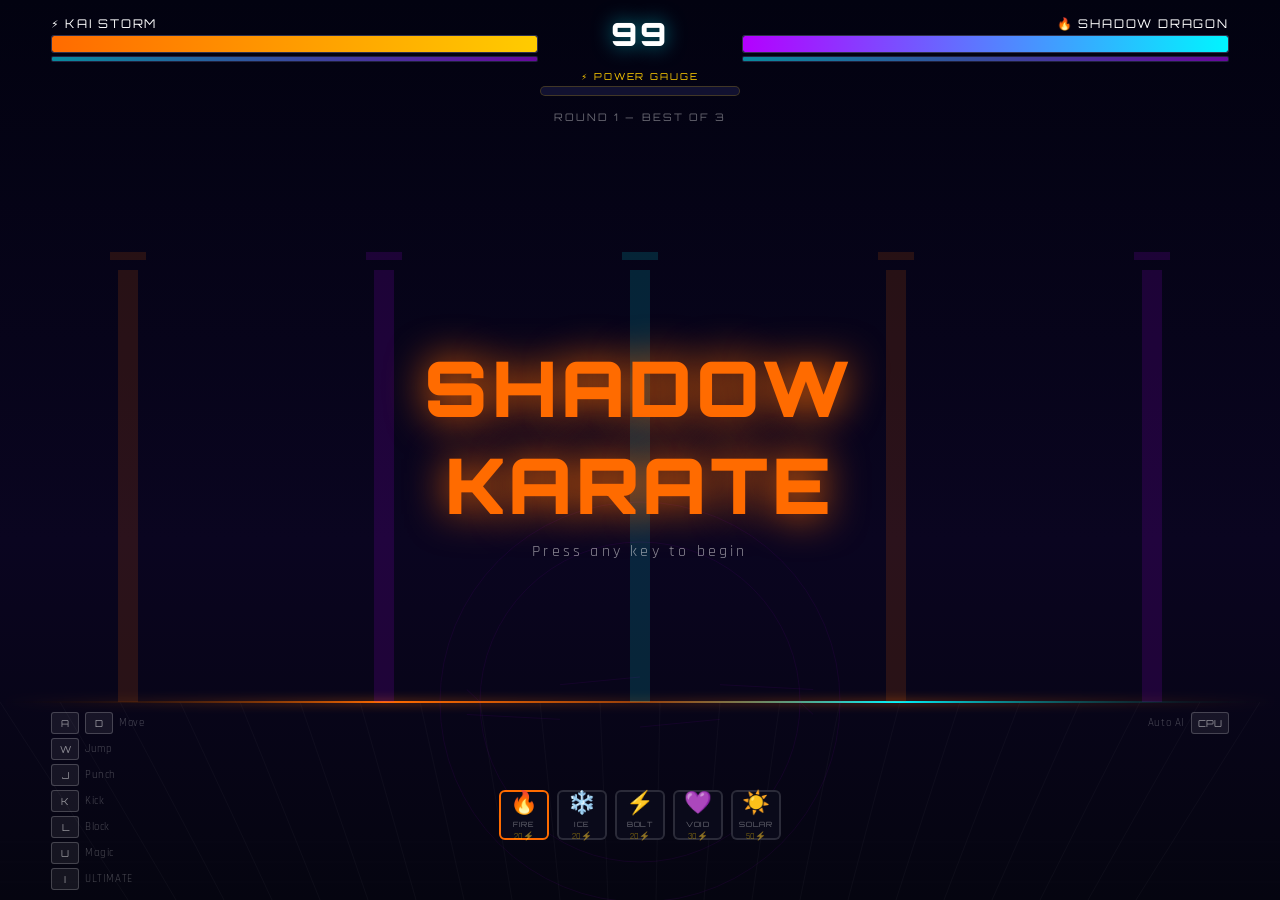
<file: fighting.html>
<!DOCTYPE html>
<html lang="en">
<head>
<meta charset="UTF-8">
<meta name="viewport" content="width=device-width, initial-scale=1.0">
<title>Shadow Karate — Nexus Arena</title>
<style>
  @import url('https://fonts.googleapis.com/css2?family=Orbitron:wght@400;700;900&family=Rajdhani:wght@400;600;700&display=swap');
  *,*::before,*::after{margin:0;padding:0;box-sizing:border-box;}
  body{background:#050510;color:#e8e8ff;font-family:'Rajdhani',sans-serif;overflow:hidden;user-select:none;}
  canvas{display:block;}
  #gameCanvas{width:100vw;height:100vh;}

  /* UI OVERLAY */
  #ui{position:fixed;inset:0;pointer-events:none;z-index:10;}

  /* HEALTH BARS */
  .bar-wrap{position:absolute;top:16px;width:38vw;}
  #p1bar{left:4vw;}
  #p2bar{right:4vw;}
  .bar-name{font-family:'Orbitron',monospace;font-size:0.75rem;letter-spacing:0.15em;color:#fff;margin-bottom:4px;}
  #p2bar .bar-name{text-align:right;}
  .bar-bg{height:18px;background:#111130;border:1px solid #ffffff22;border-radius:3px;overflow:hidden;position:relative;}
  .bar-fill{height:100%;transition:width 0.15s;border-radius:2px;position:relative;}
  #p1fill{background:linear-gradient(90deg,#ff6b00,#ffcc00);box-shadow:0 0 12px #ff6b0088;}
  #p2fill{background:linear-gradient(270deg,#00f5ff,#b400ff);box-shadow:0 0 12px #00f5ff88;margin-left:auto;}
  .bar-shield{height:6px;margin-top:3px;background:#111130;border:1px solid #ffffff11;border-radius:2px;overflow:hidden;}
  .shield-fill{height:100%;background:linear-gradient(90deg,#00f5ff88,#b400ff88);transition:width 0.15s;}

  /* POWER GAUGE */
  #powerWrap{position:absolute;top:70px;left:50%;transform:translateX(-50%);}
  .power-label{font-family:'Orbitron',monospace;font-size:0.6rem;letter-spacing:0.2em;color:#ffcc00;text-align:center;margin-bottom:4px;}
  .power-bar{width:200px;height:10px;background:#111130;border:1px solid #ffcc0033;border-radius:10px;overflow:hidden;}
  #powerFill{height:100%;width:0%;background:linear-gradient(90deg,#ff6b00,#ffcc00,#ff6b00);background-size:200%;animation:powerShift 1s infinite linear;border-radius:10px;box-shadow:0 0 10px #ffcc0066;}
  @keyframes powerShift{from{background-position:0%}to{background-position:200%}}

  /* TIMER */
  #timer{position:absolute;top:14px;left:50%;transform:translateX(-50%);font-family:'Orbitron',monospace;font-weight:900;font-size:2rem;color:#fff;text-shadow:0 0 20px #00f5ff88;letter-spacing:0.05em;}

  /* ROUND */
  #roundInfo{position:absolute;top:110px;left:50%;transform:translateX(-50%);font-family:'Orbitron',monospace;font-size:0.65rem;letter-spacing:0.2em;color:#ffffff66;}

  /* CONTROLS HINT */
  #controls{position:absolute;bottom:10px;left:0;right:0;display:flex;justify-content:space-between;padding:0 4vw;}
  .ctrl-side{display:flex;flex-direction:column;gap:4px;}
  .ctrl-row{display:flex;gap:6px;align-items:center;}
  .key{display:inline-flex;align-items:center;justify-content:center;min-width:28px;height:22px;padding:0 6px;background:#ffffff11;border:1px solid #ffffff33;border-radius:3px;font-family:'Orbitron',monospace;font-size:0.6rem;color:#ffffff88;}
  .ctrl-desc{font-size:0.7rem;color:#ffffff44;letter-spacing:0.05em;}

  /* FLASH */
  #flash{position:absolute;inset:0;background:white;opacity:0;pointer-events:none;transition:opacity 0.05s;}

  /* ANNOUNCE */
  #announce{position:absolute;top:50%;left:50%;transform:translate(-50%,-50%);text-align:center;pointer-events:none;}
  .ann-text{font-family:'Orbitron',monospace;font-weight:900;font-size:clamp(2rem,6vw,5rem);letter-spacing:0.05em;opacity:0;transform:scale(0.5);transition:all 0.2s;}
  .ann-sub{font-family:'Rajdhani',sans-serif;font-size:1rem;letter-spacing:0.2em;color:#ffffff88;margin-top:0.5rem;opacity:0;}

  /* COMBO */
  #combo{position:absolute;top:120px;right:4vw;text-align:right;pointer-events:none;}
  #comboCount{font-family:'Orbitron',monospace;font-weight:900;font-size:3rem;color:#ffcc00;text-shadow:0 0 20px #ffcc0088;opacity:0;transition:opacity 0.3s;}
  #comboLabel{font-size:0.75rem;letter-spacing:0.2em;color:#ffcc0088;}

  /* MAGIC SELECT */
  #magicBar{position:absolute;bottom:60px;left:50%;transform:translateX(-50%);display:flex;gap:8px;}
  .magic-slot{width:50px;height:50px;border:2px solid #ffffff22;border-radius:6px;background:#0a0a1a;display:flex;flex-direction:column;align-items:center;justify-content:center;gap:2px;cursor:pointer;transition:all 0.2s;pointer-events:all;}
  .magic-slot.active{border-color:var(--mc);box-shadow:0 0 12px var(--mc)66;}
  .magic-slot .micon{font-size:1.4rem;}
  .magic-slot .mname{font-size:0.45rem;letter-spacing:0.1em;color:#ffffff66;font-family:'Orbitron',monospace;}
  .magic-slot .mcost{font-size:0.55rem;color:#ffcc0088;}
</style>
</head>
<body>
<canvas id="gameCanvas"></canvas>

<div id="ui">
  <!-- P1 Bar -->
  <div class="bar-wrap" id="p1bar">
    <div class="bar-name">⚡ KAI STORM</div>
    <div class="bar-bg"><div class="bar-fill" id="p1fill" style="width:100%"></div></div>
    <div class="bar-shield"><div class="shield-fill" id="p1shield" style="width:100%"></div></div>
  </div>
  <!-- Timer -->
  <div id="timer">99</div>
  <!-- P2 Bar -->
  <div class="bar-wrap" id="p2bar" style="display:flex;flex-direction:column;align-items:flex-end;">
    <div class="bar-name">🔥 SHADOW DRAGON</div>
    <div class="bar-bg" style="width:100%;"><div class="bar-fill" id="p2fill" style="width:100%"></div></div>
    <div class="bar-shield" style="width:100%;"><div class="shield-fill" id="p2shield" style="width:100%;margin-left:auto;"></div></div>
  </div>
  <!-- Power -->
  <div id="powerWrap">
    <div class="power-label">⚡ POWER GAUGE</div>
    <div class="power-bar"><div id="powerFill"></div></div>
  </div>
  <div id="roundInfo">ROUND 1 — BEST OF 3</div>
  <!-- Announce -->
  <div id="announce">
    <div class="ann-text" id="annText"></div>
    <div class="ann-sub" id="annSub"></div>
  </div>
  <!-- Combo -->
  <div id="combo">
    <div id="comboCount"></div>
    <div id="comboLabel" style="display:none;">HIT COMBO!</div>
  </div>
  <!-- Flash -->
  <div id="flash"></div>
  <!-- Controls -->
  <div id="controls">
    <div class="ctrl-side">
      <div class="ctrl-row"><span class="key">A</span><span class="key">D</span><span class="ctrl-desc">Move</span></div>
      <div class="ctrl-row"><span class="key">W</span><span class="ctrl-desc">Jump</span></div>
      <div class="ctrl-row"><span class="key">J</span><span class="ctrl-desc">Punch</span></div>
      <div class="ctrl-row"><span class="key">K</span><span class="ctrl-desc">Kick</span></div>
      <div class="ctrl-row"><span class="key">L</span><span class="ctrl-desc">Block</span></div>
      <div class="ctrl-row"><span class="key">U</span><span class="ctrl-desc">Magic</span></div>
      <div class="ctrl-row"><span class="key">I</span><span class="ctrl-desc">ULTIMATE</span></div>
    </div>
    <div class="ctrl-side" style="align-items:flex-end;">
      <div class="ctrl-row"><span class="ctrl-desc">Auto AI</span><span class="key">CPU</span></div>
    </div>
  </div>
  <!-- Magic Bar -->
  <div id="magicBar">
    <div class="magic-slot active" style="--mc:#ff6b00" onclick="setMagic(0)"><div class="micon">🔥</div><div class="mname">FIRE</div><div class="mcost">20⚡</div></div>
    <div class="magic-slot" style="--mc:#00f5ff" onclick="setMagic(1)"><div class="micon">❄️</div><div class="mname">ICE</div><div class="mcost">20⚡</div></div>
    <div class="magic-slot" style="--mc:#00ff88" onclick="setMagic(2)"><div class="micon">⚡</div><div class="mname">BOLT</div><div class="mcost">20⚡</div></div>
    <div class="magic-slot" style="--mc:#b400ff" onclick="setMagic(3)"><div class="micon">💜</div><div class="mname">VOID</div><div class="mcost">30⚡</div></div>
    <div class="magic-slot" style="--mc:#ffcc00" onclick="setMagic(4)"><div class="micon">☀️</div><div class="mname">SOLAR</div><div class="mcost">50⚡</div></div>
  </div>
</div>

<script>
const canvas = document.getElementById('gameCanvas');
const ctx = canvas.getContext('2d');
function resize(){canvas.width=window.innerWidth;canvas.height=window.innerHeight;}
resize(); window.addEventListener('resize',resize);

// ── GAME STATE ──
const GS = {
  running: false, paused: false,
  round: 1, p1wins: 0, p2wins: 0,
  time: 99, timeInterval: null,
  phase: 'intro' // intro | fight | ko | win
};

// ── MAGIC TYPES ──
const MAGICS = [
  {name:'FIRE',  color:'#ff6b00', icon:'🔥', cost:20, dmg:18, speed:7,  radius:12},
  {name:'ICE',   color:'#00f5ff', icon:'❄️', cost:20, dmg:12, speed:5,  radius:14, slow:true},
  {name:'BOLT',  color:'#00ff88', icon:'⚡', cost:20, dmg:22, speed:11, radius:8},
  {name:'VOID',  color:'#b400ff', icon:'💜', cost:30, dmg:30, speed:6,  radius:18},
  {name:'SOLAR', color:'#ffcc00', icon:'☀️', cost:50, dmg:50, speed:4,  radius:25, ultimate:true},
];
let selectedMagic = 0;
function setMagic(i){
  selectedMagic=i;
  document.querySelectorAll('.magic-slot').forEach((el,j)=>el.classList.toggle('active',j===i));
}

// ── PARTICLES ──
const particles = [];
function spawnParticles(x,y,color,n=12,spd=4){
  for(let i=0;i<n;i++){
    const ang=Math.random()*Math.PI*2, s=(Math.random()*0.5+0.5)*spd;
    particles.push({x,y,vx:Math.cos(ang)*s,vy:Math.sin(ang)*s-2,life:1,color,size:Math.random()*6+2});
  }
}
function spawnMagicRing(x,y,color){
  for(let i=0;i<20;i++){
    const ang=(i/20)*Math.PI*2, s=3+Math.random()*2;
    particles.push({x,y,vx:Math.cos(ang)*s,vy:Math.sin(ang)*s,life:1,color,size:4,ring:true});
  }
}

// ── PROJECTILES ──
const projectiles = [];
function fireProjectile(owner,x,y,dir,magic){
  const m=MAGICS[magic];
  projectiles.push({owner,x,y,dir,vx:dir*m.speed,vy:0,color:m.color,radius:m.radius,dmg:m.dmg,magic,life:1,trail:[]});
}

// ── HIT NUMBERS ──
const hitNums = [];
function spawnHitNum(x,y,val,color){
  hitNums.push({x,y,vy:-2,val,color,life:1,size:24+val});
}

// ── FIGHTER CLASS ──
class Fighter {
  constructor(x,side,color,aura,name){
    this.x=x; this.y=0; this.w=50; this.h=100;
    this.vy=0; this.onGround=false;
    this.side=side; // 1=P1, -1=P2
    this.facing=side; // which dir they face
    this.color=color; this.aura=aura; this.name=name;
    this.hp=100; this.maxHp=100;
    this.shield=100; this.maxShield=100;
    this.power=0; this.maxPower=100;
    this.state='idle'; // idle punch kick jump block hurt magic ultimate
    this.stateTimer=0;
    this.blocking=false;
    this.combo=0; this.comboTimer=0;
    this.animFrame=0;
    this.slow=0;
    this.hitCooldown=0;
    this.groundY=0;
  }
  get cx(){return this.x;}
  get cy(){return this.y+this.groundY-this.h/2;}
}

let p1, p2;
function initFighters(){
  const ground = canvas.height*0.78;
  p1 = new Fighter(canvas.width*0.25, 1, '#ff6b00', '#ff8800', 'KAI');
  p2 = new Fighter(canvas.width*0.75, -1,'#00f5ff', '#00ccff', 'SHADOW');
  [p1,p2].forEach(f=>{f.groundY=ground; f.y=0;});
}

// ── KEYS ──
const keys = {};
window.addEventListener('keydown',e=>{keys[e.key.toUpperCase()]=true; handleAction(e.key.toUpperCase());});
window.addEventListener('keyup',  e=>{keys[e.key.toUpperCase()]=false;});

function handleAction(k){
  if(GS.phase!=='fight') return;
  if(k==='J') doAttack(p1,'punch');
  if(k==='K') doAttack(p1,'kick');
  if(k==='U') doMagic(p1);
  if(k==='I') doUltimate(p1);
}

function doAttack(f,type){
  if(f.state!=='idle'&&f.state!=='walk') return;
  f.state=type; f.stateTimer=20;
  const dmgBase = type==='punch'?8:12;
  const target = f===p1?p2:p1;
  const reach=90;
  if(Math.abs(f.x-target.x)<reach){
    dealDamage(target, f, dmgBase, type);
  }
  spawnParticles(f.x+(f.facing>0?40:-40), f.groundY-60, f.aura, 8);
}

function doMagic(f){
  const m=MAGICS[selectedMagic];
  if(f.power<m.cost) return;
  f.power-=m.cost;
  f.state='magic'; f.stateTimer=25;
  fireProjectile(f, f.x+(f.facing>0?40:-40), f.groundY-70, f.facing, selectedMagic);
  spawnMagicRing(f.x, f.groundY-70, m.color);
  flash(m.color,0.15);
  updatePowerUI();
}

function doUltimate(f){
  if(f.power<100) return;
  f.power=0;
  f.state='ultimate'; f.stateTimer=60;
  const target=f===p1?p2:p1;
  dealDamage(target,f,50,'ultimate');
  spawnMagicRing(target.x,target.groundY-50,'#ffcc00');
  spawnParticles(target.x,target.groundY-50,'#ffcc00',30,8);
  flash('#ffcc00',0.5);
  showAnnounce('ULTIMATE!','','#ffcc00',1000);
  updatePowerUI();
}

function dealDamage(target, attacker, dmg, type){
  if(target.hitCooldown>0) return;
  if(target.blocking && target.shield>0){
    target.shield=Math.max(0,target.shield-dmg*0.5);
    spawnParticles(target.x,target.groundY-60,'#aaaaff',5);
    updateBars();
    return;
  }
  if(type==='ultimate') dmg*=1.5;
  target.hp=Math.max(0,target.hp-dmg);
  target.power=Math.min(target.maxPower,target.power+10);
  attacker.power=Math.min(attacker.maxPower,attacker.power+5);
  target.state='hurt'; target.stateTimer=15;
  target.hitCooldown=12;
  spawnParticles(target.x,target.groundY-60,attacker.aura,14,5);
  spawnHitNum(target.x,target.groundY-80,Math.round(dmg),attacker.aura);

  // combo
  if(attacker===p1){
    attacker.combo++;attacker.comboTimer=90;
    if(attacker.combo>=2) showCombo(attacker.combo);
  }
  updateBars(); updatePowerUI();
  flash(attacker.aura,0.1);
  if(target.hp<=0) triggerKO(target===p1?'P2':'P1');
}

function triggerKO(winner){
  GS.phase='ko';
  if(winner==='P1'){GS.p1wins++;showAnnounce('K.O.!',`KAI STORM WINS ROUND ${GS.round}`,'#ff6b00',2000);}
  else{GS.p2wins++;showAnnounce('K.O.!',`SHADOW DRAGON WINS ROUND ${GS.round}`,'#00f5ff',2000);}
  setTimeout(()=>{
    if(GS.p1wins>=2||GS.p2wins>=2){
      const w=GS.p1wins>=2?'KAI STORM':'SHADOW DRAGON';
      showAnnounce('VICTORY!',`${w} IS THE CHAMPION!`,'#ffcc00',9999);
      GS.phase='win';
    } else {
      GS.round++;
      showAnnounce(`ROUND ${GS.round}`,'FIGHT!','#fff',2000);
      setTimeout(()=>{initFighters();GS.phase='fight';updateBars();updatePowerUI();},2100);
    }
  },2100);
}

// ── TIMER ──
function startTimer(){
  GS.time=99;
  GS.timeInterval=setInterval(()=>{
    if(GS.phase!=='fight') return;
    GS.time--;
    document.getElementById('timer').textContent=GS.time;
    if(GS.time<=0){
      // whoever has more HP wins
      if(p1.hp>p2.hp) triggerKO('P1'); else triggerKO('P2');
    }
  },1000);
}

// ── AI ──
function updateAI(){
  if(GS.phase!=='fight') return;
  const ai=p2, player=p1;
  const dist=Math.abs(ai.x-player.x);
  const dt=Math.random();
  // move toward player
  if(dist>80){ai.x+=(player.x<ai.x?-1:1)*2.5*(ai.slow>0?0.5:1);}
  // attack
  if(dist<90&&dt<0.04) doAttack(ai,'punch');
  if(dist<90&&dt<0.02) doAttack(ai,'kick');
  // magic
  if(dist>120&&ai.power>=20&&dt<0.015){
    const oldFacing=ai.facing; ai.facing=player.x>ai.x?1:-1;
    fireProjectile(ai,ai.x+(ai.facing>0?40:-40),ai.groundY-70,ai.facing,Math.floor(Math.random()*3));
    ai.power-=20; updatePowerUI();
  }
  // block
  ai.blocking=dt<0.008;
  // jump
  if(ai.onGround&&dt<0.005){ai.vy=-15;}
  // face player
  ai.facing=player.x>ai.x?1:-1;
  // regain power
  ai.power=Math.min(ai.maxPower,ai.power+0.08);
}

// ── PHYSICS ──
function updatePhysics(){
  [p1,p2].forEach(f=>{
    if(!f) return;
    f.vy+=0.65;
    f.y+=f.vy;
    if(f.y>=0){f.y=0;f.vy=0;f.onGround=true;}
    else f.onGround=false;
    if(f.hitCooldown>0) f.hitCooldown--;
    if(f.stateTimer>0){f.stateTimer--;if(f.stateTimer<=0)f.state='idle';}
    if(f.slow>0) f.slow--;
    if(f.comboTimer>0){f.comboTimer--;if(f.comboTimer<=0){f.combo=0;hideCombo();}}
    f.animFrame++;
    // shield regen
    if(f.shield<f.maxShield) f.shield=Math.min(f.maxShield,f.shield+0.1);
    // power regen
    if(f===p1) f.power=Math.min(f.maxPower,f.power+0.05);
  });
  // player move
  if(GS.phase==='fight'){
    if(p1.state!=='hurt'){
      if(keys['A']){p1.x-=3*(p1.slow>0?0.5:1);p1.facing=-1;p1.state='walk';}
      else if(keys['D']){p1.x+=3*(p1.slow>0?0.5:1);p1.facing=1;p1.state='walk';}
      else if(p1.state==='walk') p1.state='idle';
    }
    if(keys['W']&&p1.onGround){p1.vy=-15;p1.onGround=false;}
    p1.blocking=!!keys['L'];
  }
  // clamp
  const margin=40;
  if(p1){p1.x=Math.max(margin,Math.min(canvas.width-margin,p1.x));}
  if(p2){p2.x=Math.max(margin,Math.min(canvas.width-margin,p2.x));}
}

// ── PROJECTILES ──
function updateProjectiles(){
  for(let i=projectiles.length-1;i>=0;i--){
    const p=projectiles[i];
    p.trail.push({x:p.x,y:p.y});
    if(p.trail.length>12) p.trail.shift();
    p.x+=p.vx; p.y+=p.vy;
    p.life-=0.015;
    // hit detection
    const target=p.owner===p1?p2:p1;
    if(target&&Math.hypot(p.x-target.x,p.y-(target.groundY-50))<p.radius+25){
      const m=MAGICS[p.magic];
      dealDamage(target,p.owner,m.dmg,'magic');
      if(m.slow) target.slow=60;
      spawnMagicRing(p.x,p.y,m.color);
      projectiles.splice(i,1); continue;
    }
    if(p.x<0||p.x>canvas.width||p.life<=0){projectiles.splice(i,1);}
  }
}

// ── DRAWING ──
function drawBackground(){
  // sky
  const sky=ctx.createLinearGradient(0,0,0,canvas.height);
  sky.addColorStop(0,'#020210'); sky.addColorStop(0.6,'#0a0520'); sky.addColorStop(1,'#050510');
  ctx.fillStyle=sky; ctx.fillRect(0,0,canvas.width,canvas.height);

  // grid floor
  const groundY=canvas.height*0.78;
  ctx.save();
  ctx.strokeStyle='#ffffff08'; ctx.lineWidth=1;
  for(let x=0;x<canvas.width;x+=60){
    ctx.beginPath();
    ctx.moveTo(x,groundY);
    const vx=(x-canvas.width/2)*0.8+canvas.width/2;
    ctx.lineTo(vx,canvas.height);
    ctx.stroke();
  }
  for(let y=groundY;y<canvas.height;y+=20){
    const prog=(y-groundY)/(canvas.height-groundY);
    ctx.globalAlpha=prog*0.3;
    ctx.beginPath(); ctx.moveTo(0,y); ctx.lineTo(canvas.width,y); ctx.stroke();
  }
  ctx.globalAlpha=1; ctx.restore();

  // floor line
  const flg=ctx.createLinearGradient(0,0,canvas.width,0);
  flg.addColorStop(0,'transparent'); flg.addColorStop(0.3,'#ff6b00'); flg.addColorStop(0.5,'#ff6b0088'); flg.addColorStop(0.7,'#00f5ff'); flg.addColorStop(1,'transparent');
  ctx.strokeStyle=flg; ctx.lineWidth=2; ctx.shadowColor='#ff6b00'; ctx.shadowBlur=10;
  ctx.beginPath(); ctx.moveTo(0,groundY); ctx.lineTo(canvas.width,groundY); ctx.stroke();
  ctx.shadowBlur=0;

  // distant dojo pillars
  const pillarCols=['#ff6b0022','#b400ff22','#00f5ff22'];
  [0.1,0.3,0.5,0.7,0.9].forEach((px,i)=>{
    ctx.fillStyle=pillarCols[i%3];
    ctx.fillRect(px*canvas.width-10,canvas.height*0.3,20,canvas.height*0.48);
    ctx.fillStyle=pillarCols[i%3]+'88';
    ctx.fillRect(px*canvas.width-18,canvas.height*0.28,36,8);
  });

  // magic runes on ground
  ctx.save(); ctx.globalAlpha=0.07;
  ctx.strokeStyle='#b400ff'; ctx.lineWidth=1;
  ctx.beginPath(); ctx.arc(canvas.width/2, groundY, 200, 0, Math.PI*2); ctx.stroke();
  ctx.beginPath(); ctx.arc(canvas.width/2, groundY, 160, 0, Math.PI*2); ctx.stroke();
  for(let i=0;i<6;i++){
    const ang=(i/6)*Math.PI*2;
    ctx.beginPath();
    ctx.moveTo(canvas.width/2+Math.cos(ang)*160, groundY+Math.sin(ang)*20);
    ctx.lineTo(canvas.width/2+Math.cos(ang+Math.PI/6)*200, groundY+Math.sin(ang+Math.PI/6)*25);
    ctx.stroke();
  }
  ctx.globalAlpha=1; ctx.restore();
}

function drawFighter(f){
  if(!f) return;
  const x=f.x, y=f.groundY+f.y, s=f.state, fr=f.animFrame;
  const facing=f.facing;

  ctx.save(); ctx.translate(x,y);

  // aura
  const hurt = s==='hurt';
  const aurag=ctx.createRadialGradient(0,-50,10,0,-50,80);
  aurag.addColorStop(0,hurt?'#ff000066':f.aura+'44');
  aurag.addColorStop(1,'transparent');
  ctx.fillStyle=aurag; ctx.beginPath(); ctx.arc(0,-50,80,0,Math.PI*2); ctx.fill();

  // shadow
  ctx.fillStyle='rgba(0,0,0,0.4)';
  ctx.beginPath(); ctx.ellipse(0,2,30,8,0,0,Math.PI*2); ctx.fill();

  ctx.scale(facing,1);

  // BODY DRAWING
  // legs
  const kickLeg = (s==='kick') ? Math.min(fr%20*3,50) : 0;
  const walkSwing = (s==='walk') ? Math.sin(fr*0.25)*15 : 0;

  // back leg
  ctx.save(); ctx.rotate((-walkSwing-5)*Math.PI/180);
  ctx.fillStyle=f.color+'cc';
  ctx.beginPath(); ctx.roundRect(-6,-15,10,50,4); ctx.fill();
  ctx.restore();
  // front leg
  ctx.save(); ctx.rotate((walkSwing+kickLeg)*Math.PI/180);
  ctx.fillStyle=f.color;
  ctx.beginPath(); ctx.roundRect(-4,-18,10,50,4); ctx.fill();
  // foot
  ctx.fillStyle='#222'; ctx.beginPath(); ctx.roundRect(2,28,16,8,2); ctx.fill();
  ctx.restore();

  // torso
  const punchLean = (s==='punch') ? 12 : 0;
  ctx.save(); ctx.rotate(punchLean*Math.PI/180);
  ctx.fillStyle=f.color+'dd';
  ctx.beginPath(); ctx.roundRect(-15,-65,30,50,5); ctx.fill();
  // belt
  ctx.fillStyle= f.side===1?'#ff6b00':'#00f5ff';
  ctx.fillRect(-15,-25,30,6);
  // gi stripes
  ctx.strokeStyle='rgba(255,255,255,0.15)'; ctx.lineWidth=1;
  ctx.beginPath(); ctx.moveTo(-15,-65); ctx.lineTo(0,-25); ctx.stroke();
  ctx.beginPath(); ctx.moveTo(15,-65); ctx.lineTo(0,-25); ctx.stroke();

  // punch arm
  const punchExt = s==='punch'?35+(Math.sin(fr*0.4)*5):10;
  ctx.fillStyle=f.color;
  ctx.beginPath(); ctx.roundRect(8,-62,12,36,4); ctx.fill();
  ctx.beginPath(); ctx.roundRect(8+punchExt*0.4,-58,10,10,4); ctx.fill();
  // fist
  ctx.fillStyle='#ffcc9966';
  ctx.beginPath(); ctx.arc(14+punchExt*0.5,-56,8,0,Math.PI*2); ctx.fill();
  if(s==='punch'){ctx.shadowColor=f.aura;ctx.shadowBlur=20;ctx.fill();ctx.shadowBlur=0;}

  // back arm
  ctx.fillStyle=f.color+'88';
  ctx.beginPath(); ctx.roundRect(-20,-60,10,30,3); ctx.fill();
  ctx.restore();

  // head
  ctx.fillStyle='#ffcc99';
  ctx.beginPath(); ctx.arc(0,-80,17,0,Math.PI*2); ctx.fill();
  // hair
  ctx.fillStyle= f.side===1?'#333':'#000';
  ctx.beginPath(); ctx.arc(0,-88,12,Math.PI,0); ctx.fill();
  // eyes
  ctx.fillStyle=f.aura;
  ctx.beginPath(); ctx.arc(5,-80,3,0,Math.PI*2); ctx.fill();
  ctx.beginPath(); ctx.arc(-5,-80,3,0,Math.PI*2); ctx.fill();
  if(s==='ultimate'||s==='magic'){
    ctx.shadowColor=f.aura; ctx.shadowBlur=15; ctx.fill(); ctx.shadowBlur=0;
  }

  // headband
  ctx.fillStyle=f.side===1?'#ff3300':'#0088ff';
  ctx.fillRect(-14,-72,28,5);
  // headband tails
  ctx.beginPath(); ctx.moveTo(14,-72); ctx.lineTo(22,-78); ctx.lineTo(20,-65); ctx.fill();

  // BLOCK EFFECT
  if(f.blocking){
    ctx.strokeStyle=f.aura+'88'; ctx.lineWidth=3;
    ctx.beginPath(); ctx.arc(0,-50,50,0,Math.PI*2); ctx.stroke();
  }

  ctx.restore();
}

function drawProjectiles(){
  projectiles.forEach(p=>{
    // trail
    p.trail.forEach((pt,i)=>{
      const a=(i/p.trail.length)*0.5;
      ctx.globalAlpha=a;
      ctx.fillStyle=p.color;
      ctx.beginPath(); ctx.arc(pt.x,pt.y,p.radius*(i/p.trail.length),0,Math.PI*2); ctx.fill();
    });
    ctx.globalAlpha=1;
    // orb
    ctx.shadowColor=p.color; ctx.shadowBlur=20;
    ctx.fillStyle=p.color;
    ctx.beginPath(); ctx.arc(p.x,p.y,p.radius,0,Math.PI*2); ctx.fill();
    ctx.fillStyle='#fff'; ctx.beginPath(); ctx.arc(p.x-p.radius*0.3,p.y-p.radius*0.3,p.radius*0.3,0,Math.PI*2); ctx.fill();
    ctx.shadowBlur=0;
  });
}

function drawParticles(){
  particles.forEach(p=>{
    ctx.globalAlpha=p.life;
    ctx.fillStyle=p.color;
    ctx.shadowColor=p.color; ctx.shadowBlur=8;
    ctx.beginPath(); ctx.arc(p.x,p.y,p.size*p.life,0,Math.PI*2); ctx.fill();
    ctx.shadowBlur=0;
  });
  ctx.globalAlpha=1;
}

function drawHitNums(){
  hitNums.forEach(h=>{
    ctx.globalAlpha=h.life;
    ctx.fillStyle=h.color;
    ctx.font=`bold ${h.size}px Orbitron,monospace`;
    ctx.textAlign='center';
    ctx.shadowColor=h.color; ctx.shadowBlur=12;
    ctx.fillText('-'+h.val, h.x, h.y);
    ctx.shadowBlur=0;
  });
  ctx.globalAlpha=1;
}

// ── UPDATE PARTICLES ──
function updateParticles(){
  for(let i=particles.length-1;i>=0;i--){
    const p=particles[i];
    p.x+=p.vx; p.y+=p.vy; p.vy+=0.15; p.life-=0.03;
    if(p.life<=0) particles.splice(i,1);
  }
  for(let i=hitNums.length-1;i>=0;i--){
    const h=hitNums[i];
    h.y+=h.vy; h.vy*=0.95; h.life-=0.02;
    if(h.life<=0) hitNums.splice(i,1);
  }
}

// ── UI HELPERS ──
function updateBars(){
  if(!p1||!p2) return;
  document.getElementById('p1fill').style.width=p1.hp+'%';
  document.getElementById('p2fill').style.width=p2.hp+'%';
  document.getElementById('p1shield').style.width=p1.shield+'%';
  document.getElementById('p2shield').style.width=p2.shield+'%';
  document.getElementById('p1fill').style.background=p1.hp>40?'linear-gradient(90deg,#ff6b00,#ffcc00)':'linear-gradient(90deg,#ff0000,#ff6600)';
  document.getElementById('p2fill').style.background=p2.hp>40?'linear-gradient(270deg,#00f5ff,#b400ff)':'linear-gradient(270deg,#ff0044,#aa0000)';
}
function updatePowerUI(){
  if(!p1) return;
  document.getElementById('powerFill').style.width=p1.power+'%';
}
let flashTimer=null;
function flash(color,intensity=0.3){
  const el=document.getElementById('flash');
  el.style.background=color; el.style.opacity=intensity;
  clearTimeout(flashTimer);
  flashTimer=setTimeout(()=>{el.style.opacity=0;},80);
}
function showAnnounce(text,sub,color,dur){
  const at=document.getElementById('annText');
  const as=document.getElementById('annSub');
  at.textContent=text; at.style.color=color; at.style.textShadow=`0 0 40px ${color}`;
  at.style.opacity=1; at.style.transform='scale(1)';
  as.textContent=sub; as.style.opacity=sub?1:0;
  if(dur<9999) setTimeout(()=>{at.style.opacity=0;at.style.transform='scale(0.5)';as.style.opacity=0;},dur);
}
function showCombo(n){
  const cc=document.getElementById('comboCount');
  const cl=document.getElementById('comboLabel');
  cc.textContent=n+'x'; cc.style.opacity=1;
  cl.style.display='block';
  cc.style.transform=`scale(${1+n*0.05})`;
}
function hideCombo(){
  document.getElementById('comboCount').style.opacity=0;
  document.getElementById('comboLabel').style.display='none';
}

// ── INTRO ──
function startGame(){
  initFighters();
  GS.phase='intro';
  showAnnounce('ROUND 1','','#fff',0);
  setTimeout(()=>{
    showAnnounce('FIGHT!','KAI vs SHADOW DRAGON','#ff6b00',1500);
    setTimeout(()=>{GS.phase='fight'; startTimer();},1600);
  },1000);
}

// ── MAIN LOOP ──
let lastTime=0;
function loop(ts){
  const dt=ts-lastTime; lastTime=ts;
  ctx.clearRect(0,0,canvas.width,canvas.height);
  drawBackground();
  if(p1&&p2){
    drawFighter(p1);
    drawFighter(p2);
  }
  drawProjectiles();
  drawParticles();
  drawHitNums();
  updatePhysics();
  updateAI();
  updateProjectiles();
  updateParticles();
  requestAnimationFrame(loop);
}

// ── INIT ──
showAnnounce('SHADOW KARATE','Press any key to begin','#ff6b00',9999);
window.addEventListener('keydown',()=>{
  if(GS.phase==='intro'&&document.getElementById('annText').textContent==='SHADOW KARATE'){
    document.getElementById('annText').style.opacity=0;
    document.getElementById('annSub').style.opacity=0;
    setTimeout(startGame,200);
  }
},{once:true});
requestAnimationFrame(loop);
</script>
</body>
</html>
</file>
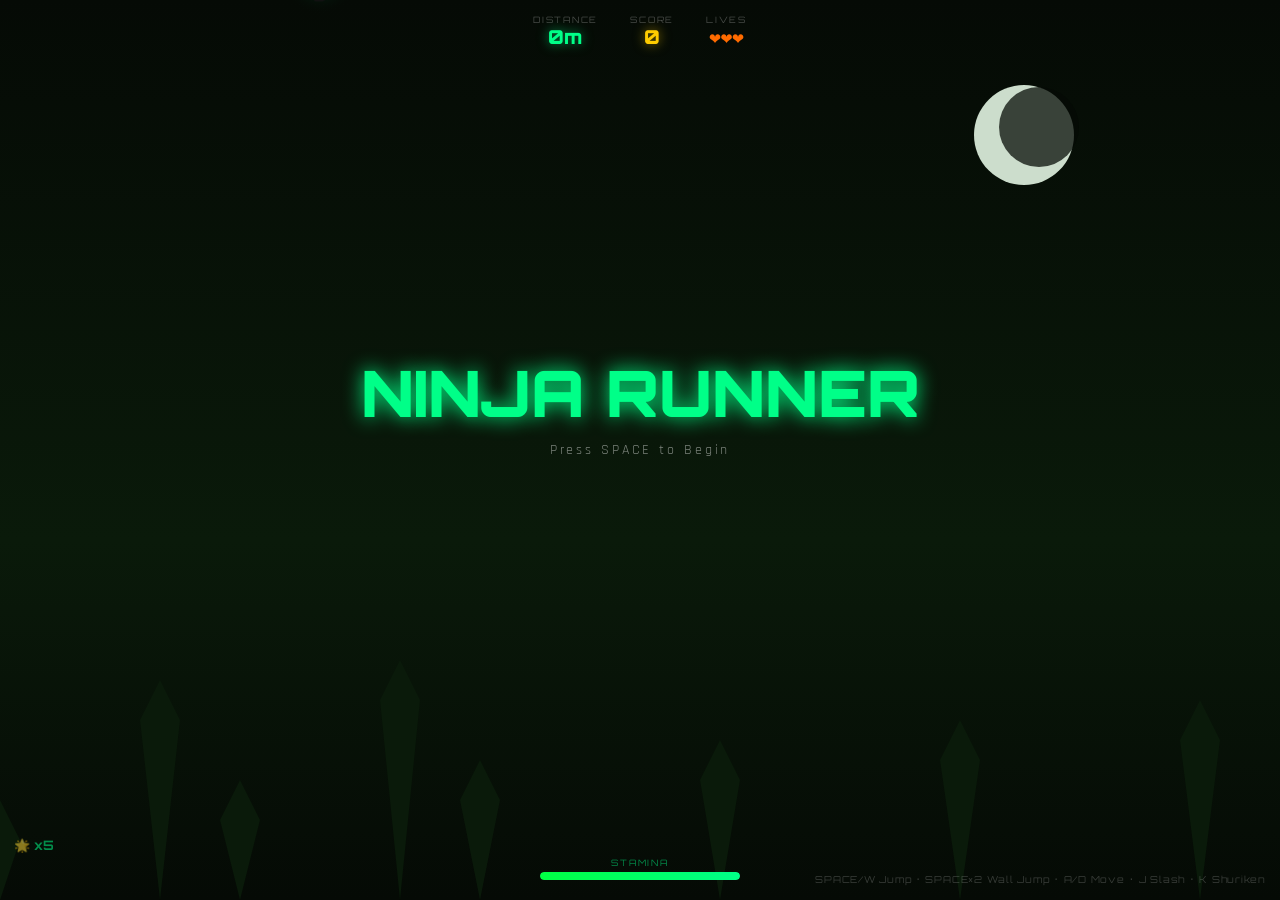
<file: ninja.runner.html>
<!DOCTYPE html>
<html lang="en">
<head>
<meta charset="UTF-8">
<meta name="viewport" content="width=device-width, initial-scale=1.0">
<title>Ninja Runner — Nexus Arena</title>
<style>
@import url('https://fonts.googleapis.com/css2?family=Orbitron:wght@400;700;900&family=Rajdhani:wght@400;600&display=swap');
*,*::before,*::after{margin:0;padding:0;box-sizing:border-box;}
body{background:#050a05;overflow:hidden;font-family:'Rajdhani',sans-serif;color:#e8e8ff;}
canvas{display:block;}
#hud{position:fixed;inset:0;pointer-events:none;z-index:10;}
#toprow{position:absolute;top:14px;left:50%;transform:translateX(-50%);display:flex;gap:2rem;align-items:center;}
.inf{text-align:center;}
.ilbl{font-family:'Orbitron',monospace;font-size:.55rem;letter-spacing:.2em;color:#ffffff44;}
.ival{font-family:'Orbitron',monospace;font-weight:900;font-size:1.2rem;}
#distVal{color:#00ff88;text-shadow:0 0 12px #00ff8888;}
#scoreVal{color:#ffcc00;text-shadow:0 0 12px #ffcc0088;}
#livesVal{color:#ff6b00;}
#staminaWrap{position:absolute;bottom:20px;left:50%;transform:translateX(-50%);text-align:center;}
#staminaLbl{font-family:'Orbitron',monospace;font-size:.55rem;letter-spacing:.2em;color:#00ff8888;margin-bottom:4px;}
#staminaBg{width:200px;height:8px;background:#111;border-radius:4px;overflow:hidden;margin:0 auto;}
#staminaFill{height:100%;background:linear-gradient(90deg,#00ff44,#00ff88);border-radius:4px;transition:width .1s;box-shadow:0 0 8px #00ff8866;}
#ctrl{position:absolute;bottom:12px;right:14px;font-family:'Orbitron',monospace;font-size:.6rem;letter-spacing:.08em;color:#ffffff33;line-height:1.8;}
#ann{position:absolute;top:45%;left:50%;transform:translate(-50%,-50%);text-align:center;}
#anT{font-family:'Orbitron',monospace;font-weight:900;font-size:clamp(2rem,6vw,4rem);opacity:0;transition:all .25s;}
#anS{font-size:.9rem;letter-spacing:.2em;color:#ffffff77;margin-top:.5rem;opacity:0;}
#flash{position:absolute;inset:0;opacity:0;pointer-events:none;transition:opacity .05s;}
</style>
</head>
<body>
<canvas id="c"></canvas>
<div id="hud">
  <div id="toprow">
    <div class="inf"><div class="ilbl">DISTANCE</div><div class="ival" id="distVal">0m</div></div>
    <div class="inf"><div class="ilbl">SCORE</div><div class="ival" id="scoreVal">0</div></div>
    <div class="inf"><div class="ilbl">LIVES</div><div class="ival" id="livesVal">❤️❤️❤️</div></div>
  </div>
  <div id="staminaWrap">
    <div id="staminaLbl">STAMINA</div>
    <div id="staminaBg"><div id="staminaFill" style="width:100%"></div></div>
  </div>
  <div id="ctrl">SPACE/W Jump · SPACE×2 Wall Jump · A/D Move · J Slash · K Shuriken</div>
  <div id="ann"><div id="anT"></div><div id="anS"></div></div>
  <div id="flash"></div>
</div>

<script>
const canvas=document.getElementById('c'),ctx=canvas.getContext('2d');
function resize(){canvas.width=window.innerWidth;canvas.height=window.innerHeight;}
resize();window.addEventListener('resize',resize);

const GRAVITY=0.55, JUMP=-13, WALL_JUMP_X=6;
let gameRunning=false, score=0, dist=0, lives=3, speed=4;
let cameraX=0;

const ninja={x:0,y:0,w:22,h:50,vx:0,vy:0,onGround:false,onWall:false,wallDir:0,jumps:0,maxJumps:2,stamina:100,state:'run',stateTimer:0,animFrame:0,iframes:0,slashCooldown:0};
const platforms=[], obstacles=[], shuriken=[], particles=[], coins=[], enemies=[];
let shurikenCount=5;

function init(){
  score=0;dist=0;lives=3;speed=4;cameraX=0;shurikenCount=5;
  ninja.x=150;ninja.y=300;ninja.vx=0;ninja.vy=0;ninja.jumps=0;ninja.stamina=100;ninja.state='run';ninja.iframes=0;ninja.slashCooldown=0;
  platforms.length=0;obstacles.length=0;shuriken.length=0;particles.length=0;coins.length=0;enemies.length=0;
  // Starting platforms
  platforms.push({x:0,y:canvas.height*.65,w:500,h:20,color:'#1a3a1a'});
  for(let i=1;i<30;i++) spawnPlatform(400+i*280);
  gameRunning=true;
  updateHUD();
}

function spawnPlatform(fromX){
  const y=canvas.height*.3+Math.random()*canvas.height*.35;
  const w=80+Math.random()*160;
  platforms.push({x:fromX,y,w,h:18,color:`hsl(${120+Math.random()*40},40%,${15+Math.random()*10}%)`});
  // spawn obstacle/coin on some platforms
  if(Math.random()<.5) obstacles.push({x:fromX+w*.3+Math.random()*w*.4,y:y-30,w:20,h:30,type:Math.random()<.4?'spike':'box'});
  if(Math.random()<.6) coins.push({x:fromX+w*.2+Math.random()*w*.6,y:y-40,r:10,collected:false,bob:Math.random()*Math.PI*2});
  if(Math.random()<.25&&dist>200) enemies.push({x:fromX+w*.4,y:y-40,w:24,h:44,vx:-(1+Math.random()),hp:2,alive:true,dir:-1});
  // wall segments occasionally
  if(Math.random()<.3) platforms.push({x:fromX+w+40,y:y-80,w:18,h:100,color:'#2a2a1a',isWall:true});
}

const keys={};
window.addEventListener('keydown',e=>{
  if(!keys[e.code]){
    if(e.code==='Space'||e.code==='KeyW'||e.code==='ArrowUp') doJump();
    if(e.code==='KeyJ') doSlash();
    if(e.code==='KeyK') throwShuriken();
  }
  keys[e.code]=true;
  if(!gameRunning&&(e.code==='Space'||e.code==='Enter')){init();}
});
window.addEventListener('keyup',e=>{keys[e.code]=false;});

function doJump(){
  if(ninja.onGround){ninja.vy=JUMP;ninja.jumps=1;ninja.onGround=false;ninja.stamina=Math.max(0,ninja.stamina-15);spawnParticles(ninja.x,ninja.y+25,'#00ff88',4);}
  else if(ninja.onWall){ninja.vy=JUMP*.9;ninja.vx=ninja.wallDir*WALL_JUMP_X;ninja.onWall=false;ninja.jumps=1;spawnParticles(ninja.x,ninja.y,'#00ff44',6);showAnn('WALL JUMP!','','#00ff88',400);}
  else if(ninja.jumps<ninja.maxJumps){ninja.vy=JUMP*.8;ninja.jumps++;ninja.stamina=Math.max(0,ninja.stamina-20);spawnParticles(ninja.x,ninja.y,'#00ff8866',6);}
}

function doSlash(){
  if(ninja.slashCooldown>0) return;
  ninja.state='slash';ninja.stateTimer=18;ninja.slashCooldown=25;
  spawnParticles(ninja.x+(keys['KeyD']?30:-30),ninja.y,'#00ff88',10,5);
  // hit enemies & obstacles near ninja
  enemies.forEach(e=>{if(e.alive&&Math.abs(e.x-ninja.x)<70&&Math.abs(e.y-ninja.y)<60){e.hp--;spawnParticles(e.x,e.y,'#ff6b00',8);if(e.hp<=0){e.alive=false;score+=200;}}});
  flash('#00ff8822',.15);
}

function throwShuriken(){
  if(shurikenCount<=0) return;
  shurikenCount--;
  const dir=ninja.vx>=0?1:-1;
  shuriken.push({x:ninja.x,y:ninja.y-10,vx:dir*10,vy:-2,rot:0,life:1});
}

function spawnParticles(x,y,color,n=6,spd=3){
  for(let i=0;i<n;i++){const a=Math.random()*Math.PI*2,s=Math.random()*spd+1;particles.push({x,y,vx:Math.cos(a)*s,vy:Math.sin(a)*s-1,life:1,color,size:Math.random()*4+2});}
}

function flash(c,i){const el=document.getElementById('flash');el.style.background=c;el.style.opacity=i;setTimeout(()=>el.style.opacity=0,80);}
let annT=null;
function showAnn(t,s,c,d){const at=document.getElementById('anT'),as=document.getElementById('anS');at.textContent=t;at.style.color=c;at.style.opacity=1;at.style.transform='scale(1)';at.style.textShadow=`0 0 20px ${c}`;as.textContent=s;as.style.opacity=s?1:0;clearTimeout(annT);if(d<9000)annT=setTimeout(()=>{at.style.opacity=0;at.style.transform='scale(.5)';as.style.opacity=0;},d);}

function updateHUD(){
  document.getElementById('distVal').textContent=Math.floor(dist)+'m';
  document.getElementById('scoreVal').textContent=score;
  document.getElementById('livesVal').textContent='❤️'.repeat(Math.max(0,lives));
  document.getElementById('staminaFill').style.width=ninja.stamina+'%';
}

function update(){
  if(!gameRunning) return;
  // auto-run
  speed=Math.min(8,4+dist/2000);
  ninja.vx=speed;
  if(keys['KeyA']||keys['ArrowLeft']) ninja.vx-=2;
  if(keys['KeyD']||keys['ArrowRight']) ninja.vx+=1;

  ninja.vy+=GRAVITY;
  ninja.x+=ninja.vx;
  ninja.y+=ninja.vy;
  ninja.animFrame++;
  if(ninja.stateTimer>0){ninja.stateTimer--;if(ninja.stateTimer<=0)ninja.state='run';}
  if(ninja.slashCooldown>0) ninja.slashCooldown--;
  if(ninja.iframes>0) ninja.iframes--;
  ninja.stamina=Math.min(100,ninja.stamina+.15);

  // camera
  cameraX=ninja.x-canvas.width*.25;

  // collision
  ninja.onGround=false;ninja.onWall=false;
  platforms.forEach(p=>{
    const nx=ninja.x-cameraX, px=p.x-cameraX;
    if(p.isWall){
      if(nx+ninja.w/2>px&&nx-ninja.w/2<px+p.w&&ninja.y+ninja.h>p.y&&ninja.y<p.y+p.h){
        if(ninja.vy>0||ninja.vx!==0){ninja.onWall=true;ninja.wallDir=nx<px+p.w/2?1:-1;ninja.vy=Math.min(ninja.vy,1.5);ninja.jumps=0;}
      }
    } else {
      if(ninja.y+ninja.h>p.y&&ninja.y+ninja.h<p.y+p.h+15&&ninja.x+ninja.w/2>p.x&&ninja.x-ninja.w/2<p.x+p.w&&ninja.vy>=0){
        ninja.y=p.y-ninja.h;ninja.vy=0;ninja.onGround=true;ninja.jumps=0;
      }
    }
  });

  // obstacles
  obstacles.forEach(o=>{
    const ox=o.x-cameraX;
    if(ninja.x+ninja.w/2>o.x&&ninja.x-ninja.w/2<o.x+o.w&&ninja.y+ninja.h>o.y&&ninja.y<o.y+o.h&&ninja.iframes===0){
      hitNinja();
    }
  });

  // coins
  coins.forEach(c=>{
    if(c.collected) return;
    c.bob+=.08;
    if(Math.hypot(c.x-ninja.x,c.y-ninja.y)<30){c.collected=true;score+=50;spawnParticles(c.x,c.y,'#ffcc00',8);}
  });

  // enemies
  enemies.forEach(e=>{
    if(!e.alive) return;
    e.x+=e.vx;
    // flip at edges – find platform beneath
    const pf=platforms.find(p=>!p.isWall&&e.x>p.x&&e.x<p.x+p.w&&e.y+e.h>=p.y-2&&e.y+e.h<=p.y+10);
    if(!pf||(e.x<=pf.x+5)||(e.x>=pf.x+pf.w-5)) e.vx*=-1;
    if(Math.abs(e.x-ninja.x)<24&&Math.abs(e.y-ninja.y)<50&&ninja.iframes===0) hitNinja();
  });

  // shuriken
  for(let i=shuriken.length-1;i>=0;i--){
    const s=shuriken[i];s.x+=s.vx;s.y+=s.vy;s.vy+=.15;s.rot+=.3;s.life-=.012;
    if(s.life<=0||s.x>ninja.x+800){shuriken.splice(i,1);continue;}
    enemies.forEach(e=>{if(e.alive&&Math.abs(s.x-e.x)<20&&Math.abs(s.y-e.y)<30){e.hp-=2;spawnParticles(e.x,e.y,'#00ff88',6);if(e.hp<=0){e.alive=false;score+=200;}shuriken.splice(i,1);}});
  }

  // particles
  for(let i=particles.length-1;i>=0;i--){const p=particles[i];p.x+=p.vx;p.y+=p.vy;p.vy+=.1;p.life-=.025;if(p.life<=0)particles.splice(i,1);}

  // dist
  dist+=speed*.016*60*.1;

  // spawn new platforms
  const lastPf=platforms.reduce((a,b)=>a.x>b.x?a:b);
  if(lastPf.x<cameraX+canvas.width+400) spawnPlatform(lastPf.x+160+Math.random()*200);

  // remove offscreen
  for(let i=platforms.length-1;i>=0;i--){if(platforms[i].x+platforms[i].w<cameraX-100)platforms.splice(i,1);}
  for(let i=obstacles.length-1;i>=0;i--){if(obstacles[i].x<cameraX-100)obstacles.splice(i,1);}
  for(let i=coins.length-1;i>=0;i--){if(coins[i].x<cameraX-100)coins.splice(i,1);}
  for(let i=enemies.length-1;i>=0;i--){if(!enemies[i].alive||enemies[i].x<cameraX-100)enemies.splice(i,1);}

  // fall death
  if(ninja.y>canvas.height+80) hitNinja();

  updateHUD();
}

function hitNinja(){
  lives--;ninja.iframes=90;ninja.vy=-8;flash('#ff000055',.35);spawnParticles(ninja.x,ninja.y,'#ff3300',15);
  if(lives<=0){gameRunning=false;showAnn('GAME OVER','Press SPACE to retry','#ff0044',9999);}
  else showAnn('HIT!','','#ff6b00',600);
  updateHUD();
}

// ── DRAW ──
function draw(){
  // bg
  const g=ctx.createLinearGradient(0,0,0,canvas.height);
  g.addColorStop(0,'#050a05');g.addColorStop(.6,'#0a1a0a');g.addColorStop(1,'#050a05');
  ctx.fillStyle=g;ctx.fillRect(0,0,canvas.width,canvas.height);
  // moon
  ctx.save();ctx.translate(canvas.width*.8,canvas.height*.15);
  ctx.fillStyle='#ccddcc';ctx.beginPath();ctx.arc(0,0,50,0,Math.PI*2);ctx.fill();
  ctx.fillStyle='#050a05bb';ctx.beginPath();ctx.arc(15,-8,40,0,Math.PI*2);ctx.fill();
  ctx.restore();
  // bg trees
  for(let i=0;i<8;i++){
    const tx=((i*240-cameraX*.1)%canvas.width+canvas.width)%canvas.width;
    const th=60+i*20;ctx.fillStyle='#0a1a0a';
    ctx.beginPath();ctx.moveTo(tx,canvas.height);ctx.lineTo(tx-20,canvas.height-th);ctx.lineTo(tx,canvas.height-th-40);ctx.lineTo(tx+20,canvas.height-th);ctx.closePath();ctx.fill();
  }
  // platforms
  platforms.forEach(p=>{
    const px=p.x-cameraX;
    if(px>canvas.width+50||px+p.w<-50) return;
    ctx.fillStyle=p.color;ctx.fillRect(px,p.y,p.w,p.h);
    if(!p.isWall){ctx.strokeStyle='#00ff8833';ctx.lineWidth=1;ctx.strokeRect(px,p.y,p.w,p.h);ctx.fillStyle='#00ff8811';ctx.fillRect(px,p.y,p.w,3);}
    else{ctx.strokeStyle='#ffcc0033';ctx.lineWidth=1;ctx.strokeRect(px,p.y,p.w,p.h);}
  });
  // coins
  coins.forEach(c=>{
    if(c.collected) return;
    const cx2=c.x-cameraX;if(cx2<-20||cx2>canvas.width+20) return;
    const cy=c.y+Math.sin(c.bob)*5;
    ctx.shadowColor='#ffcc00';ctx.shadowBlur=12;ctx.fillStyle='#ffcc00';ctx.beginPath();ctx.arc(cx2,cy,c.r,0,Math.PI*2);ctx.fill();
    ctx.fillStyle='#fffaaa';ctx.beginPath();ctx.arc(cx2-3,cy-3,3,0,Math.PI*2);ctx.fill();ctx.shadowBlur=0;
  });
  // obstacles
  obstacles.forEach(o=>{
    const ox=o.x-cameraX;if(ox<-30||ox>canvas.width+30) return;
    if(o.type==='spike'){
      ctx.shadowColor='#ff3300';ctx.shadowBlur=8;ctx.fillStyle='#cc1100';
      for(let i=0;i<3;i++){ctx.beginPath();ctx.moveTo(ox-o.w/2+i*o.w/2.5,o.y+o.h);ctx.lineTo(ox-o.w/2+i*o.w/2.5+o.w/5,o.y);ctx.lineTo(ox-o.w/2+(i+1)*o.w/2.5,o.y+o.h);ctx.closePath();ctx.fill();}
      ctx.shadowBlur=0;
    } else {
      ctx.fillStyle='#553300';ctx.fillRect(ox-o.w/2,o.y,o.w,o.h);
      ctx.strokeStyle='#aa6600';ctx.lineWidth=1;ctx.strokeRect(ox-o.w/2,o.y,o.w,o.h);
    }
  });
  // enemies
  enemies.forEach(e=>{
    if(!e.alive) return;
    const ex=e.x-cameraX;if(ex<-30||ex>canvas.width+30) return;
    ctx.save();ctx.translate(ex,e.y);ctx.scale(e.vx<0?-1:1,1);
    ctx.fillStyle='#223322';ctx.beginPath();ctx.roundRect(-e.w/2,-e.h,e.w,e.h*.6,3);ctx.fill();
    ctx.fillStyle='#334433';ctx.beginPath();ctx.roundRect(-e.w/2,-e.h*.4,e.w,e.h*.4,2);ctx.fill();
    ctx.fillStyle='#115511';ctx.beginPath();ctx.arc(0,-e.h+8,10,0,Math.PI*2);ctx.fill();
    ctx.fillStyle='#ff0000';ctx.beginPath();ctx.arc(3,-e.h+6,3,0,Math.PI*2);ctx.fill();
    ctx.fillStyle='#55aa55';ctx.strokeStyle='#55aa55';ctx.lineWidth=2;ctx.beginPath();ctx.moveTo(e.w*.4,-e.h*.7);ctx.lineTo(e.w*.4+18,-e.h*.5);ctx.stroke();
    ctx.restore();
  });
  // shuriken
  shuriken.forEach(s=>{
    const sx=s.x-cameraX;ctx.save();ctx.translate(sx,s.y);ctx.rotate(s.rot);
    ctx.shadowColor='#00ff88';ctx.shadowBlur=10;ctx.fillStyle='#00cc66';
    for(let i=0;i<4;i++){ctx.save();ctx.rotate(i*Math.PI/2);ctx.beginPath();ctx.moveTo(0,0);ctx.lineTo(3,-10);ctx.lineTo(0,-7);ctx.lineTo(-3,-10);ctx.closePath();ctx.fill();ctx.restore();}
    ctx.shadowBlur=0;ctx.restore();
  });
  // ninja
  drawNinja2();
  // particles
  particles.forEach(p=>{const px=p.x-cameraX;ctx.globalAlpha=p.life;ctx.fillStyle=p.color;ctx.beginPath();ctx.arc(px,p.y,p.size*p.life,0,Math.PI*2);ctx.fill();});
  ctx.globalAlpha=1;
  // shuriken count UI
  ctx.font='bold 13px Orbitron,monospace';ctx.fillStyle='#00ff8888';ctx.textAlign='left';ctx.fillText(`🌟 x${shurikenCount}`,14,canvas.height-50);
}

function drawNinja2(){
  const x=canvas.width*.25, y=ninja.y;
  ctx.save();ctx.translate(x,y);
  if(ninja.iframes>0&&Math.floor(ninja.iframes/5)%2===0){ctx.globalAlpha=.3;}
  const dir=ninja.vx>0?1:-1;ctx.scale(dir,1);
  // aura
  const g=ctx.createRadialGradient(0,-25,3,0,-25,40);g.addColorStop(0,'#00ff8833');g.addColorStop(1,'transparent');
  ctx.fillStyle=g;ctx.beginPath();ctx.arc(0,-25,40,0,Math.PI*2);ctx.fill();
  // body - gi
  const run=Math.sin(ninja.animFrame*.25)*8;
  ctx.fillStyle='#111111';ctx.beginPath();ctx.roundRect(-9,-ninja.h,18,ninja.h*.55,3);ctx.fill();
  // legs running animation
  ctx.fillStyle='#111';
  ctx.save();ctx.rotate(run*Math.PI/180);ctx.beginPath();ctx.roundRect(-6,-ninja.h*.45,10,ninja.h*.46,2);ctx.fill();ctx.restore();
  ctx.save();ctx.rotate(-run*Math.PI/180);ctx.beginPath();ctx.roundRect(-4,-ninja.h*.43,10,ninja.h*.46,2);ctx.fill();ctx.restore();
  // headband
  ctx.fillStyle='#111111';ctx.beginPath();ctx.arc(0,-ninja.h+8,11,0,Math.PI*2);ctx.fill();
  ctx.fillStyle='#cc0000';ctx.fillRect(-11,-ninja.h+4,22,5);
  ctx.fillStyle='#ff3333';ctx.beginPath();ctx.moveTo(11,-ninja.h+4);ctx.lineTo(18,-ninja.h+12);ctx.lineTo(14,-ninja.h+4);ctx.closePath();ctx.fill();
  // eyes glow
  ctx.shadowColor='#00ff88';ctx.shadowBlur=8;ctx.fillStyle='#00ff88';ctx.beginPath();ctx.arc(4,-ninja.h+9,2,0,Math.PI*2);ctx.fill();ctx.shadowBlur=0;
  // slash effect
  if(ninja.state==='slash'){
    ctx.shadowColor='#00ff88';ctx.shadowBlur=20;ctx.strokeStyle='#00ff88';ctx.lineWidth=3;
    ctx.beginPath();ctx.moveTo(5,-ninja.h*.8);ctx.lineTo(42,-ninja.h*.4);ctx.stroke();
    ctx.beginPath();ctx.moveTo(5,-ninja.h*.6);ctx.lineTo(38,-ninja.h*.3);ctx.stroke();
    ctx.shadowBlur=0;
    // katana
    ctx.strokeStyle='#ccccff';ctx.lineWidth=2;ctx.beginPath();ctx.moveTo(5,-ninja.h*.7);ctx.lineTo(40,-ninja.h*.3);ctx.stroke();
  } else {
    // katana at rest
    ctx.strokeStyle='#888';ctx.lineWidth=2;ctx.beginPath();ctx.moveTo(9,-ninja.h+15);ctx.lineTo(9,-ninja.h*.35);ctx.stroke();
    ctx.strokeStyle='#aaaacc';ctx.lineWidth=1;ctx.beginPath();ctx.moveTo(9,-ninja.h+20);ctx.lineTo(9,-ninja.h*.38);ctx.stroke();
  }
  // wall cling
  if(ninja.onWall){ctx.strokeStyle='#00ff8866';ctx.lineWidth=2;ctx.setLineDash([4,4]);ctx.beginPath();ctx.moveTo(-12,-40);ctx.lineTo(-18,-0);ctx.stroke();ctx.setLineDash([]);}
  ctx.globalAlpha=1;ctx.restore();
}

if(!gameRunning){showAnn('NINJA RUNNER','Press SPACE to Begin','#00ff88',9999);}

function loop(){draw();update();requestAnimationFrame(loop);}
loop();
</script>
</body>
</html>
</file>
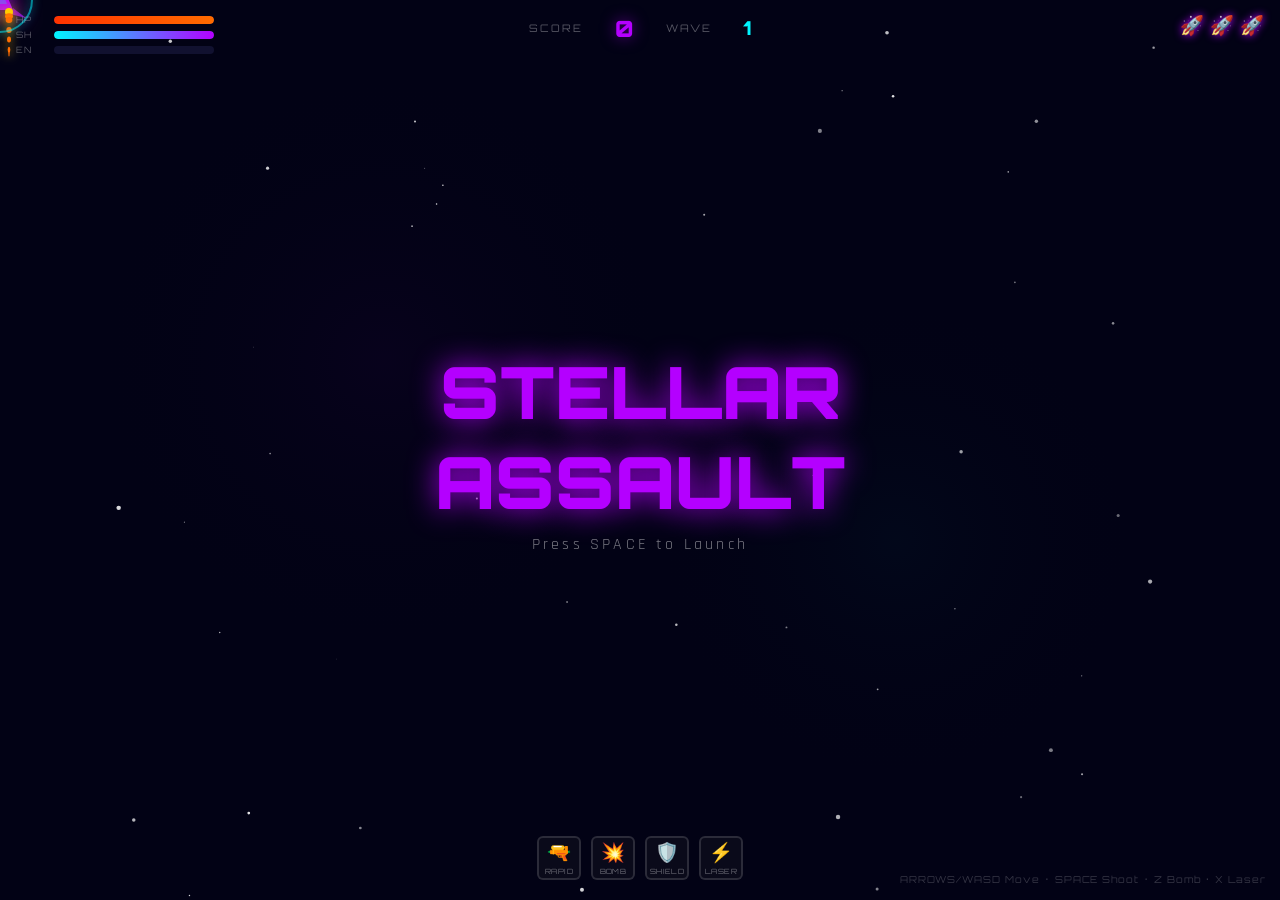
<file: space.html>
<!DOCTYPE html>
<html lang="en">
<head>
<meta charset="UTF-8">
<meta name="viewport" content="width=device-width, initial-scale=1.0">
<title>Stellar Assault — Nexus Arena</title>
<style>
@import url('https://fonts.googleapis.com/css2?family=Orbitron:wght@400;700;900&family=Rajdhani:wght@400;600&display=swap');
*,*::before,*::after{margin:0;padding:0;box-sizing:border-box;}
body{background:#020215;overflow:hidden;font-family:'Rajdhani',sans-serif;color:#e8e8ff;}
canvas{display:block;}
#hud{position:fixed;inset:0;pointer-events:none;z-index:10;}
#topbar{position:absolute;top:14px;left:50%;transform:translateX(-50%);display:flex;align-items:center;gap:2rem;}
#scoreLbl{font-family:'Orbitron',monospace;font-size:.65rem;letter-spacing:.2em;color:#ffffff55;}
#scoreVal{font-family:'Orbitron',monospace;font-weight:900;font-size:1.4rem;color:#b400ff;text-shadow:0 0 15px #b400ff88;}
#waveLbl{font-family:'Orbitron',monospace;font-size:.65rem;letter-spacing:.15em;color:#ffffff55;}
#waveVal{font-family:'Orbitron',monospace;font-weight:900;font-size:1.2rem;color:#00f5ff;}
.bar-row{display:flex;align-items:center;gap:.5rem;margin-bottom:4px;}
.bar-lbl{font-family:'Orbitron',monospace;font-size:.55rem;letter-spacing:.15em;color:#ffffff55;width:30px;}
.bar-bg{width:160px;height:8px;background:#111130;border-radius:4px;overflow:hidden;}
.bar-in{height:100%;border-radius:4px;transition:width .15s;}
#hpFill{background:linear-gradient(90deg,#ff3300,#ff6b00);box-shadow:0 0 8px #ff3300;}
#shFill{background:linear-gradient(90deg,#00f5ff,#b400ff);box-shadow:0 0 8px #00f5ff;}
#energyFill{background:linear-gradient(90deg,#ffcc00,#ff6b00);box-shadow:0 0 8px #ffcc00;}
#bars{position:absolute;top:14px;left:16px;}
#lives{position:absolute;top:14px;right:16px;display:flex;gap:6px;align-items:center;}
.life-icon{font-size:1.2rem;filter:drop-shadow(0 0 4px #b400ff);}
#powerupBar{position:absolute;bottom:20px;left:50%;transform:translateX(-50%);display:flex;gap:10px;}
.pu-slot{width:44px;height:44px;border:2px solid #ffffff22;border-radius:6px;background:#0a0a1a;display:flex;flex-direction:column;align-items:center;justify-content:center;font-size:1.2rem;gap:1px;}
.pu-slot.active{border-color:#ffcc00;box-shadow:0 0 12px #ffcc0066;}
.pu-lbl{font-family:'Orbitron',monospace;font-size:.45rem;letter-spacing:.05em;color:#ffffff66;}
#ctrl{position:absolute;bottom:12px;right:14px;font-family:'Orbitron',monospace;font-size:.6rem;letter-spacing:.1em;color:#ffffff33;line-height:1.8;}
#ann{position:absolute;top:50%;left:50%;transform:translate(-50%,-50%);text-align:center;}
#anT{font-family:'Orbitron',monospace;font-weight:900;font-size:clamp(2rem,6vw,4.5rem);opacity:0;transform:scale(.5);transition:all .25s;}
#anS{font-size:1rem;letter-spacing:.2em;color:#ffffff77;margin-top:.5rem;opacity:0;}
#flash{position:absolute;inset:0;opacity:0;pointer-events:none;transition:opacity .05s;}
</style>
</head>
<body>
<canvas id="c"></canvas>
<div id="hud">
  <div id="bars">
    <div class="bar-row"><span class="bar-lbl">HP</span><div class="bar-bg"><div class="bar-in" id="hpFill" style="width:100%"></div></div></div>
    <div class="bar-row"><span class="bar-lbl">SH</span><div class="bar-bg"><div class="bar-in" id="shFill" style="width:100%"></div></div></div>
    <div class="bar-row"><span class="bar-lbl">EN</span><div class="bar-bg"><div class="bar-in" id="energyFill" style="width:0%"></div></div></div>
  </div>
  <div id="topbar">
    <span id="scoreLbl">SCORE</span><span id="scoreVal">0</span>
    <span id="waveLbl">WAVE</span><span id="waveVal">1</span>
  </div>
  <div id="lives"><span class="life-icon">🚀</span><span class="life-icon">🚀</span><span class="life-icon">🚀</span></div>
  <div id="powerupBar">
    <div class="pu-slot" id="pu0"><span>🔫</span><span class="pu-lbl">RAPID</span></div>
    <div class="pu-slot" id="pu1"><span>💥</span><span class="pu-lbl">BOMB</span></div>
    <div class="pu-slot" id="pu2"><span>🛡️</span><span class="pu-lbl">SHIELD</span></div>
    <div class="pu-slot" id="pu3"><span>⚡</span><span class="pu-lbl">LASER</span></div>
  </div>
  <div id="ctrl">ARROWS/WASD Move · SPACE Shoot · Z Bomb · X Laser</div>
  <div id="ann"><div id="anT"></div><div id="anS"></div></div>
  <div id="flash"></div>
</div>

<script>
const canvas=document.getElementById('c'), ctx=canvas.getContext('2d');
function resize(){canvas.width=window.innerWidth;canvas.height=window.innerHeight;}
resize(); window.addEventListener('resize',resize);

// State
const S={score:0,wave:1,lives:3,running:false,phase:'menu'};
const player={x:0,y:0,w:36,h:42,hp:100,maxHp:100,shield:100,maxShield:100,energy:0,maxEnergy:100,speed:4,iframes:0,angle:0};
const bullets=[], enemies=[], asteroids=[], particles=[], powerups=[], bossLasers=[];
let boss=null, bossPhase=0;
let waveTimer=0, waveEnemies=0;
const keys={};
let autoShootTimer=0;
let rapidFire=false, rapidTimer=0;
let laserActive=false, laserTimer=0;
let shieldBonus=false, shieldBonusTimer=0;

// Stars
const stars=[];
for(let i=0;i<250;i++) stars.push({x:Math.random()*3000,y:Math.random()*2000,s:Math.random()*2+.3,sp:Math.random()*.5+.2,b:Math.random()});

window.addEventListener('keydown',e=>{keys[e.code]=true;handleKey(e.code);});
window.addEventListener('keyup',e=>{keys[e.code]=false;});

function handleKey(code){
  if(!S.running&&code==='Space'){startGame();return;}
  if(code==='KeyZ') dropBomb();
  if(code==='KeyX') activateLaser();
}

function startGame(){
  S.score=0;S.wave=1;S.lives=3;S.running=true;S.phase='fight';
  player.x=canvas.width/2;player.y=canvas.height*.75;
  player.hp=100;player.shield=100;player.energy=0;
  enemies.length=0;bullets.length=0;asteroids.length=0;particles.length=0;powerups.length=0;
  boss=null;bossPhase=0;
  showAnn('WAVE 1','STELLAR ASSAULT BEGINS','#b400ff',2000);
  setTimeout(()=>spawnWave(1),2100);
  updateHUD();
}

function spawnWave(w){
  S.wave=w;
  document.getElementById('waveVal').textContent=w;
  const count=4+w*2;
  for(let i=0;i<count;i++){
    setTimeout(()=>{
      enemies.push({
        x:Math.random()*(canvas.width-80)+40, y:-40-Math.random()*100,
        w:32,h:28, hp:10+w*3, maxHp:10+w*3,
        vx:(Math.random()-.5)*1.5, vy:1+Math.random()*w*.3,
        type:Math.random()<.3?'heavy':'basic',
        shootTimer:Math.floor(Math.random()*120)+60,
        wobble:Math.random()*Math.PI*2, wobbleAmp:Math.random()*20+5
      });
    },i*300);
  }
  // asteroids
  for(let i=0;i<3+w;i++){
    asteroids.push({x:Math.random()*canvas.width,y:-60-Math.random()*200,r:15+Math.random()*25,vx:(Math.random()-.5)*1.5,vy:1+Math.random()*1.5,rot:0,rotSpeed:(Math.random()-.5)*.04,pts:makeAstPts()});
  }
  if(w%3===0&&w>0) setTimeout(()=>spawnBoss(w),3000);
}

function makeAstPts(){const pts=[];for(let i=0;i<8;i++){const a=i/8*Math.PI*2;const r=.7+Math.random()*.3;pts.push([Math.cos(a)*r,Math.sin(a)*r]);}return pts;}

function spawnBoss(w){
  bossPhase=0;
  boss={x:canvas.width/2,y:120,w:90,h:60,hp:200+w*30,maxHp:200+w*30,vx:1.5,vy:0,shootTimer:0,chargeTimer:0,charging:false,shieldHp:100};
  showAnn('BOSS INCOMING!',`WAVE ${w} WARSHIP`,'#ff0044',2000);
}

function dropBomb(){
  if(player.energy<50) return;
  player.energy=Math.max(0,player.energy-50);
  for(const e of enemies){spawnParticles(e.x,e.y,'#ff6b00',12);e.hp=0;}
  for(const a of asteroids){spawnParticles(a.x,a.y,'#aaa',8);}
  asteroids.length=0;
  flash('#ff6b00',.4);
  showAnn('BOMB!','','#ff6b00',800);
  updateHUD();
}

function activateLaser(){
  if(player.energy<30) return;
  player.energy=Math.max(0,player.energy-30);
  laserActive=true; laserTimer=90;
  document.getElementById('pu3').classList.add('active');
  updateHUD();
}

function shootBullet(x,y,vx,vy,color,dmg,owner){
  bullets.push({x,y,vx,vy,color,dmg,owner,life:1,r:4+(dmg/10)});
}

function spawnParticles(x,y,color,n=8,spd=4){
  for(let i=0;i<n;i++){const a=Math.random()*Math.PI*2,s=Math.random()*spd+1;particles.push({x,y,vx:Math.cos(a)*s,vy:Math.sin(a)*s,life:1,color,size:Math.random()*5+2});}
}

function spawnPowerup(x,y){
  const types=[{icon:'🔫',color:'#ffcc00',type:'rapid'},{icon:'💥',color:'#ff6b00',type:'bomb'},{icon:'🛡️',color:'#00f5ff',type:'shield'},{icon:'⚡',color:'#b400ff',type:'laser'}];
  const t=types[Math.floor(Math.random()*types.length)];
  powerups.push({x,y,vy:.8,r:16,...t,bob:0});
}

// ── UPDATE ──
function update(){
  if(!S.running) return;
  movePlayer();
  updateBullets();
  updateEnemies();
  updateAsteroids();
  updatePowerups();
  updateParticles();
  updateBoss();
  // auto shoot
  const rate=rapidFire?4:12;
  autoShootTimer++;
  if(autoShootTimer>=rate&&(keys['Space']||keys['ArrowUp'])){
    autoShootTimer=0;
    shootBullet(player.x,player.y-20,0,-10,'#b400ff',8,'player');
    if(rapidFire){shootBullet(player.x-12,player.y-10,-1,-9.5,'#ff6b00',6,'player');shootBullet(player.x+12,player.y-10,1,-9.5,'#ff6b00',6,'player');}
    spawnParticles(player.x,player.y-24,'#b400ff44',3,2);
  }
  if(laserActive){laserTimer--;if(laserTimer<=0){laserActive=false;document.getElementById('pu3').classList.remove('active');}
    // laser damages enemies
    enemies.forEach(e=>{if(Math.abs(e.x-player.x)<18){e.hp-=2;spawnParticles(e.x,e.y,'#00f5ff',2);}});
    if(boss&&Math.abs(boss.x-player.x)<30){boss.hp-=3;spawnParticles(boss.x,boss.y,'#00f5ff',3);}
  }
  if(rapidFire){rapidTimer--;if(rapidTimer<=0){rapidFire=false;document.getElementById('pu0').classList.remove('active');}}
  if(shieldBonus){shieldBonusTimer--;if(shieldBonusTimer<=0){shieldBonus=false;document.getElementById('pu2').classList.remove('active');}}
  // shield regen
  if(!shieldBonus) player.shield=Math.min(player.maxShield,player.shield+.05);
  // energy regen
  player.energy=Math.min(player.maxEnergy,player.energy+.08);
  if(player.iframes>0) player.iframes--;
  updateHUD();
  // check wave clear
  if(enemies.length===0&&!boss&&S.phase==='fight'){
    waveTimer++;
    if(waveTimer>180){waveTimer=0;S.wave++;showAnn(`WAVE ${S.wave}`,'','#00f5ff',1500);setTimeout(()=>spawnWave(S.wave),1600);}
  }
}

function movePlayer(){
  const spd=player.speed;
  if(keys['ArrowLeft']||keys['KeyA']) player.x-=spd;
  if(keys['ArrowRight']||keys['KeyD']) player.x+=spd;
  if(keys['ArrowUp']||keys['KeyW']) player.y-=spd*.7;
  if(keys['ArrowDown']||keys['KeyS']) player.y+=spd*.7;
  player.x=Math.max(20,Math.min(canvas.width-20,player.x));
  player.y=Math.max(40,Math.min(canvas.height-40,player.y));
}

function updateBullets(){
  for(let i=bullets.length-1;i>=0;i--){
    const b=bullets[i];
    b.x+=b.vx; b.y+=b.vy; b.life-=.012;
    if(b.y<-20||b.y>canvas.height+20||b.x<-20||b.x>canvas.width+20||b.life<=0){bullets.splice(i,1);continue;}
    if(b.owner==='player'){
      // hit enemies
      for(let j=enemies.length-1;j>=0;j--){
        const e=enemies[j];
        if(Math.abs(b.x-e.x)<e.w/2&&Math.abs(b.y-e.y)<e.h/2){
          e.hp-=b.dmg; spawnParticles(b.x,b.y,b.color,5); bullets.splice(i,1);
          if(e.hp<=0){S.score+=e.type==='heavy'?150:80;document.getElementById('scoreVal').textContent=S.score;spawnParticles(e.x,e.y,'#ff6b00',14);if(Math.random()<.25)spawnPowerup(e.x,e.y);player.energy=Math.min(player.maxEnergy,player.energy+8);enemies.splice(j,1);}
          break;
        }
      }
      // hit boss
      if(boss&&Math.abs(b.x-boss.x)<boss.w/2&&Math.abs(b.y-boss.y)<boss.h/2){
        if(boss.shieldHp>0){boss.shieldHp-=b.dmg*.5;spawnParticles(b.x,b.y,'#00f5ff',5);}
        else{boss.hp-=b.dmg;spawnParticles(b.x,b.y,'#ff0044',5);}
        bullets.splice(i,1);
        if(boss&&boss.hp<=0){S.score+=5000;document.getElementById('scoreVal').textContent=S.score;spawnParticles(boss.x,boss.y,'#ff6b00',40,7);flash('#ff6b00',.5);showAnn('BOSS DESTROYED!','+5000 SCORE','#ffcc00',2500);boss=null;}
      }
      // hit asteroids
      for(let j=asteroids.length-1;j>=0;j--){
        const a=asteroids[j];
        if(Math.hypot(b.x-a.x,b.y-a.y)<a.r){spawnParticles(b.x,b.y,'#aaa',5);bullets.splice(i,1);a.hp=(a.hp||3)-b.dmg/3;if(a.hp<=0){spawnParticles(a.x,a.y,'#888',12);asteroids.splice(j,1);S.score+=30;document.getElementById('scoreVal').textContent=S.score;}break;}
      }
    } else {
      // enemy bullet hits player
      if(Math.abs(b.x-player.x)<18&&Math.abs(b.y-player.y)<22&&player.iframes===0){
        if(shieldBonus||player.shield>0){player.shield=Math.max(0,player.shield-15);spawnParticles(b.x,b.y,'#00f5ff',5);}
        else{player.hp=Math.max(0,player.hp-10);spawnParticles(b.x,b.y,'#ff0000',6);}
        bullets.splice(i,1); player.iframes=30; flash('#ff000033',.2);
        if(player.hp<=0) loseLife();
      }
    }
  }
}

function updateEnemies(){
  const now=Date.now();
  for(let i=enemies.length-1;i>=0;i--){
    const e=enemies[i];
    e.wobble+=.04;
    e.x+=e.vx+Math.sin(e.wobble)*e.wobbleAmp*.03;
    e.y+=e.vy;
    if(e.y>canvas.height+50){enemies.splice(i,1);continue;}
    if(e.x<20||e.x>canvas.width-20) e.vx*=-1;
    e.shootTimer--;
    if(e.shootTimer<=0){
      shootBullet(e.x,e.y+16,0,3.5,'#ff3300',6,'enemy');
      if(e.type==='heavy'){shootBullet(e.x-8,e.y+10,-1,3,'#ff6600',5,'enemy');shootBullet(e.x+8,e.y+10,1,3,'#ff6600',5,'enemy');}
      e.shootTimer=60+Math.random()*60;
    }
    // collide player
    if(Math.abs(e.x-player.x)<28&&Math.abs(e.y-player.y)<28&&player.iframes===0){
      player.hp=Math.max(0,player.hp-20);player.iframes=40;flash('#ff000044',.3);spawnParticles(e.x,e.y,'#ff6b00',10);enemies.splice(i,1);if(player.hp<=0)loseLife();
    }
  }
}

function updateAsteroids(){
  for(let i=asteroids.length-1;i>=0;i--){
    const a=asteroids[i];
    a.x+=a.vx; a.y+=a.vy; a.rot+=a.rotSpeed;
    if(a.y>canvas.height+80){asteroids.splice(i,1);continue;}
    if(Math.hypot(a.x-player.x,a.y-player.y)<a.r+18&&player.iframes===0){
      player.hp=Math.max(0,player.hp-15);player.iframes=40;flash('#ff330033',.25);spawnParticles(a.x,a.y,'#888',10);asteroids.splice(i,1);if(player.hp<=0)loseLife();
    }
  }
}

function updatePowerups(){
  for(let i=powerups.length-1;i>=0;i--){
    const p=powerups[i];
    p.y+=p.vy; p.bob+=.06;
    if(p.y>canvas.height+30){powerups.splice(i,1);continue;}
    if(Math.hypot(p.x-player.x,p.y-player.y)<28){
      applyPowerup(p.type);spawnParticles(p.x,p.y,p.color,10);powerups.splice(i,1);S.score+=50;document.getElementById('scoreVal').textContent=S.score;
    }
  }
}

function applyPowerup(type){
  if(type==='rapid'){rapidFire=true;rapidTimer=300;document.getElementById('pu0').classList.add('active');}
  if(type==='bomb'){player.energy=Math.min(player.maxEnergy,player.energy+50);flash('#ff6b0022',.1);}
  if(type==='shield'){shieldBonus=true;shieldBonusTimer=400;player.shield=100;document.getElementById('pu2').classList.add('active');}
  if(type==='laser'){player.energy=Math.min(player.maxEnergy,player.energy+40);}
  showAnn(type.toUpperCase()+' ACQUIRED!','','#ffcc00',800);
}

function updateBoss(){
  if(!boss) return;
  boss.x+=boss.vx;
  if(boss.x<boss.w/2||boss.x>canvas.width-boss.w/2) boss.vx*=-1;
  boss.shieldHp=Math.min(100,boss.shieldHp+.1);
  boss.shootTimer++;
  if(boss.shootTimer>40){
    boss.shootTimer=0;
    const ang=Math.atan2(player.y-boss.y,player.x-boss.x);
    shootBullet(boss.x,boss.y+boss.h/2,Math.cos(ang)*4,Math.sin(ang)*4,'#ff0044',12,'enemy');
    if(boss.hp<boss.maxHp*.5){
      shootBullet(boss.x-30,boss.y+20,-2,4,'#ff0000',8,'enemy');
      shootBullet(boss.x+30,boss.y+20,2,4,'#ff0000',8,'enemy');
    }
  }
  bossLasers.length=0;
  if(boss.hp<boss.maxHp*.3&&Math.random()<.02){bossLasers.push({x1:boss.x,y1:boss.y+boss.h/2,x2:player.x,y2:player.y});}
  if(bossLasers.length&&Math.abs(boss.x-player.x)<25&&player.iframes===0){player.hp=Math.max(0,player.hp-3);player.iframes=5;flash('#ff000022',.1);if(player.hp<=0)loseLife();}
}

function updateParticles(){
  for(let i=particles.length-1;i>=0;i--){const p=particles[i];p.x+=p.vx;p.y+=p.vy;p.vy+=.05;p.life-=.025;if(p.life<=0)particles.splice(i,1);}
}

function loseLife(){
  S.lives--;
  document.querySelectorAll('.life-icon')[S.lives]&&(document.querySelectorAll('.life-icon')[S.lives].style.opacity='.2');
  flash('#ff000066',.5);
  if(S.lives<=0){S.running=false;S.phase='gameover';showAnn('GAME OVER',`SCORE: ${S.score}`,'#ff0044',9999);return;}
  player.hp=100;player.shield=100;player.iframes=120;showAnn('SHIP LOST','','#ff6b00',1200);
  spawnParticles(player.x,player.y,'#b400ff',25,7);
}

// ── DRAW ──
function draw(){
  ctx.fillStyle='#020215';ctx.fillRect(0,0,canvas.width,canvas.height);
  // stars
  stars.forEach(s=>{
    s.x-=s.sp*.3; if(s.x<0)s.x=canvas.width;
    ctx.globalAlpha=.4+s.b*.5;ctx.fillStyle='#fff';ctx.beginPath();ctx.arc(s.x,s.y,s.s,0,Math.PI*2);ctx.fill();
  });
  ctx.globalAlpha=1;
  // nebula
  const nb=ctx.createRadialGradient(canvas.width*.3,canvas.height*.4,0,canvas.width*.3,canvas.height*.4,300);
  nb.addColorStop(0,'#b400ff08');nb.addColorStop(1,'transparent');
  ctx.fillStyle=nb;ctx.fillRect(0,0,canvas.width,canvas.height);
  const nb2=ctx.createRadialGradient(canvas.width*.7,canvas.height*.6,0,canvas.width*.7,canvas.height*.6,250);
  nb2.addColorStop(0,'#00f5ff06');nb2.addColorStop(1,'transparent');
  ctx.fillStyle=nb2;ctx.fillRect(0,0,canvas.width,canvas.height);

  drawAsteroids();
  drawBoss();
  drawEnemies();
  drawPowerups();
  drawPlayer();
  drawBullets();
  drawParticlesD();
  drawLaser();
}

function drawPlayer(){
  const x=player.x,y=player.y;
  ctx.save();ctx.translate(x,y);
  if(player.iframes>0&&Math.floor(player.iframes/4)%2===0){ctx.globalAlpha=.3;}
  // engine glow
  ctx.shadowColor='#b400ff';ctx.shadowBlur=20;
  // main hull
  ctx.fillStyle='#b400ff';ctx.beginPath();ctx.moveTo(0,-21);ctx.lineTo(13,10);ctx.lineTo(-13,10);ctx.closePath();ctx.fill();
  // cockpit
  ctx.fillStyle='#00f5ff44';ctx.beginPath();ctx.moveTo(0,-14);ctx.lineTo(7,4);ctx.lineTo(-7,4);ctx.closePath();ctx.fill();
  // wings
  ctx.fillStyle='#8800cc';ctx.beginPath();ctx.moveTo(-13,8);ctx.lineTo(-26,18);ctx.lineTo(-10,14);ctx.closePath();ctx.fill();
  ctx.beginPath();ctx.moveTo(13,8);ctx.lineTo(26,18);ctx.lineTo(10,14);ctx.closePath();ctx.fill();
  // engines
  ctx.fillStyle='#ffcc00';ctx.shadowColor='#ffcc00';ctx.shadowBlur=15;
  ctx.beginPath();ctx.arc(-9,12,4,0,Math.PI*2);ctx.fill();ctx.beginPath();ctx.arc(9,12,4,0,Math.PI*2);ctx.fill();
  // engine trail
  ctx.shadowBlur=10;ctx.fillStyle='#ff6b00';
  for(let i=0;i<6;i++){const fy=12+i*8+Math.random()*6,fw=(1-i/6)*4;ctx.beginPath();ctx.ellipse(-9,fy,fw,3,0,0,Math.PI*2);ctx.fill();ctx.beginPath();ctx.ellipse(9,fy,fw,3,0,0,Math.PI*2);ctx.fill();}
  // shield bubble
  if(shieldBonus||player.shield>0){ctx.shadowColor='#00f5ff';ctx.shadowBlur=player.shield>0?8:0;ctx.strokeStyle=`rgba(0,245,255,${(shieldBonus?.4:player.shield/200)})`;ctx.lineWidth=2;ctx.beginPath();ctx.arc(0,0,32,0,Math.PI*2);ctx.stroke();}
  ctx.shadowBlur=0;ctx.globalAlpha=1;ctx.restore();
}

function drawEnemies(){
  enemies.forEach(e=>{
    ctx.save();ctx.translate(e.x,e.y);
    const hpPct=e.hp/e.maxHp;
    ctx.shadowColor=e.type==='heavy'?'#ff0000':'#ff4400';ctx.shadowBlur=12;
    ctx.fillStyle=e.type==='heavy'?'#440000':'#220000';
    ctx.beginPath();ctx.ellipse(0,0,e.w/2,e.h/2,0,0,Math.PI*2);ctx.fill();
    ctx.fillStyle=e.type==='heavy'?'#cc0000':'#883300';
    ctx.beginPath();ctx.ellipse(0,0,e.w/2*.7,e.h/2*.7,0,0,Math.PI*2);ctx.fill();
    ctx.fillStyle='#ff0044';ctx.beginPath();ctx.arc(-6,-4,4,0,Math.PI*2);ctx.fill();ctx.beginPath();ctx.arc(6,-4,4,0,Math.PI*2);ctx.fill();
    if(e.type==='heavy'){ctx.fillStyle='#ff6b00';for(let i=0;i<4;i++){ctx.save();ctx.rotate(i*Math.PI/2);ctx.beginPath();ctx.moveTo(0,-e.h/2*.9);ctx.lineTo(4,-e.h/2*.6);ctx.lineTo(-4,-e.h/2*.6);ctx.closePath();ctx.fill();ctx.restore();}}
    ctx.shadowBlur=0;
    // hp bar
    ctx.fillStyle='#333';ctx.fillRect(-e.w/2,e.h/2+3,e.w,4);
    ctx.fillStyle=hpPct>.5?'#00ff44':'#ff4400';ctx.fillRect(-e.w/2,e.h/2+3,e.w*hpPct,4);
    ctx.restore();
  });
}

function drawAsteroids(){
  asteroids.forEach(a=>{
    ctx.save();ctx.translate(a.x,a.y);ctx.rotate(a.rot);
    ctx.fillStyle='#332211';ctx.beginPath();
    a.pts.forEach((p,i)=>{i===0?ctx.moveTo(p[0]*a.r,p[1]*a.r):ctx.lineTo(p[0]*a.r,p[1]*a.r);});
    ctx.closePath();ctx.fill();
    ctx.strokeStyle='#554433';ctx.lineWidth=2;ctx.stroke();
    ctx.restore();
  });
}

function drawBoss(){
  if(!boss) return;
  ctx.save();ctx.translate(boss.x,boss.y);
  const hpPct=boss.hp/boss.maxHp;
  // body
  ctx.shadowColor='#ff0044';ctx.shadowBlur=30;
  ctx.fillStyle='#330011';ctx.beginPath();ctx.ellipse(0,0,boss.w/2,boss.h/2,0,0,Math.PI*2);ctx.fill();
  ctx.fillStyle='#660022';ctx.beginPath();ctx.ellipse(0,0,boss.w*.35,boss.h*.35,0,0,Math.PI*2);ctx.fill();
  // turrets
  [[-30,10],[30,10],[0,-24]].forEach(([tx,ty])=>{
    ctx.fillStyle='#cc0033';ctx.beginPath();ctx.arc(tx,ty,10,0,Math.PI*2);ctx.fill();
    ctx.strokeStyle='#ff0044';ctx.lineWidth=2;const ang=Math.atan2(boss.y+ty-10-(canvas.height*.8),boss.x+tx-boss.x);ctx.beginPath();ctx.moveTo(tx,ty);ctx.lineTo(tx+Math.cos(ang)*18,ty+Math.sin(ang)*18);ctx.stroke();
  });
  // shield
  if(boss.shieldHp>0){ctx.strokeStyle=`rgba(0,245,255,${boss.shieldHp/200})`;ctx.lineWidth=3;ctx.shadowColor='#00f5ff';ctx.shadowBlur=15;ctx.beginPath();ctx.arc(0,0,boss.w*.6,0,Math.PI*2);ctx.stroke();}
  ctx.shadowBlur=0;
  ctx.restore();
  // boss hp bar
  ctx.fillStyle='#111';ctx.fillRect(canvas.width/2-150,8,300,12);
  ctx.fillStyle=hpPct>.5?'#ff0044':'#ff6600';ctx.fillRect(canvas.width/2-150,8,300*hpPct,12);
  ctx.strokeStyle='#ff004444';ctx.lineWidth=1;ctx.strokeRect(canvas.width/2-150,8,300,12);
  ctx.fillStyle='#fff';ctx.font='bold 9px Orbitron,monospace';ctx.textAlign='center';ctx.fillText('BOSS',canvas.width/2,18);
  // boss laser
  bossLasers.forEach(l=>{ctx.strokeStyle='#ff004488';ctx.lineWidth=4;ctx.shadowColor='#ff0044';ctx.shadowBlur=15;ctx.beginPath();ctx.moveTo(l.x1,l.y1);ctx.lineTo(l.x2,l.y2);ctx.stroke();ctx.shadowBlur=0;});
}

function drawPowerups(){
  powerups.forEach(p=>{
    ctx.save();ctx.translate(p.x,p.y+Math.sin(p.bob)*5);
    ctx.shadowColor=p.color;ctx.shadowBlur=15;
    ctx.fillStyle=p.color+'33';ctx.beginPath();ctx.arc(0,0,16,0,Math.PI*2);ctx.fill();
    ctx.strokeStyle=p.color;ctx.lineWidth=1.5;ctx.stroke();
    ctx.font='16px serif';ctx.textAlign='center';ctx.fillStyle='#fff';ctx.fillText(p.icon,0,5);
    ctx.shadowBlur=0;ctx.restore();
  });
}

function drawBullets(){
  bullets.forEach(b=>{
    ctx.globalAlpha=b.life;ctx.shadowColor=b.color;ctx.shadowBlur=12;ctx.fillStyle=b.color;ctx.beginPath();ctx.ellipse(b.x,b.y,b.r,b.r*1.8,0,0,Math.PI*2);ctx.fill();
    ctx.fillStyle='#fff';ctx.beginPath();ctx.arc(b.x,b.y,b.r*.3,0,Math.PI*2);ctx.fill();ctx.shadowBlur=0;
  });
  ctx.globalAlpha=1;
}

function drawLaser(){
  if(!laserActive) return;
  ctx.shadowColor='#00f5ff';ctx.shadowBlur=20;ctx.strokeStyle=`rgba(0,245,255,${laserTimer/90})`;ctx.lineWidth=4;
  ctx.beginPath();ctx.moveTo(player.x,player.y-20);ctx.lineTo(player.x,0);ctx.stroke();
  ctx.strokeStyle='rgba(255,255,255,.3)';ctx.lineWidth=1;ctx.stroke();ctx.shadowBlur=0;
}

function drawParticlesD(){
  particles.forEach(p=>{ctx.globalAlpha=p.life;ctx.fillStyle=p.color;ctx.shadowColor=p.color;ctx.shadowBlur=6;ctx.beginPath();ctx.arc(p.x,p.y,p.size*p.life,0,Math.PI*2);ctx.fill();ctx.shadowBlur=0;});
  ctx.globalAlpha=1;
}

function updateHUD(){
  document.getElementById('hpFill').style.width=player.hp+'%';
  document.getElementById('shFill').style.width=player.shield+'%';
  document.getElementById('energyFill').style.width=player.energy+'%';
}

let flashT=null;
function flash(c,i){const el=document.getElementById('flash');el.style.background=c;el.style.opacity=i;clearTimeout(flashT);flashT=setTimeout(()=>el.style.opacity=0,80);}
function showAnn(t,s,c,d){const at=document.getElementById('anT'),as=document.getElementById('anS');at.textContent=t;at.style.color=c;at.style.textShadow=`0 0 30px ${c}`;at.style.opacity=1;at.style.transform='scale(1)';as.textContent=s;as.style.opacity=s?1:0;if(d<9000)setTimeout(()=>{at.style.opacity=0;at.style.transform='scale(.5)';as.style.opacity=0;},d);}

showAnn('STELLAR ASSAULT','Press SPACE to Launch','#b400ff',9999);

function loop(){draw();update();requestAnimationFrame(loop);}
loop();
</script>
</body>
</html>
</file>
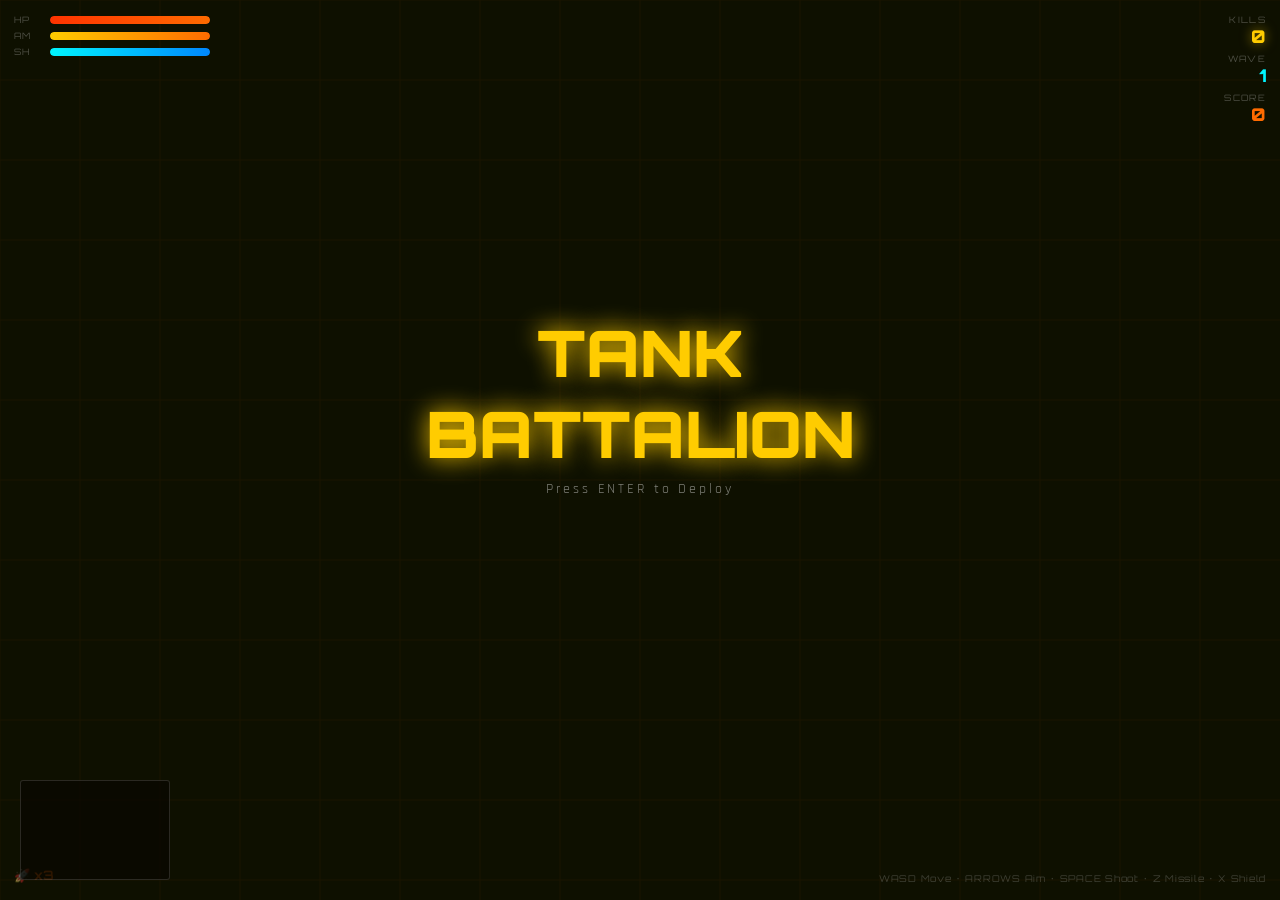
<file: tankfight.html>
<!DOCTYPE html>
<html lang="en">
<head>
<meta charset="UTF-8">
<meta name="viewport" content="width=device-width, initial-scale=1.0">
<title>Tank Battalion — Nexus Arena</title>
<style>
@import url('https://fonts.googleapis.com/css2?family=Orbitron:wght@400;700;900&family=Rajdhani:wght@400;600&display=swap');
*,*::before,*::after{margin:0;padding:0;box-sizing:border-box;}
body{background:#0a0800;overflow:hidden;font-family:'Rajdhani',sans-serif;color:#e8e8ff;}
canvas{display:block;}
#hud{position:fixed;inset:0;pointer-events:none;z-index:10;}
#topleft{position:absolute;top:14px;left:14px;}
.brow{display:flex;align-items:center;gap:.5rem;margin-bottom:5px;}
.blbl{font-family:'Orbitron',monospace;font-size:.55rem;letter-spacing:.15em;color:#ffffff44;width:28px;}
.bbg{width:160px;height:8px;background:#111;border-radius:4px;overflow:hidden;}
.bfill{height:100%;border-radius:4px;transition:width .15s;}
#hpF{background:linear-gradient(90deg,#ff3300,#ff6b00);box-shadow:0 0 8px #ff330066;}
#amF{background:linear-gradient(90deg,#ffcc00,#ff6b00);box-shadow:0 0 8px #ffcc0066;}
#shF{background:linear-gradient(90deg,#00f5ff,#0088ff);box-shadow:0 0 8px #00f5ff66;}
#topright{position:absolute;top:14px;right:14px;text-align:right;}
.tval{font-family:'Orbitron',monospace;font-weight:900;font-size:1.1rem;}
#killsV{color:#ffcc00;text-shadow:0 0 12px #ffcc0088;}
#waveV{color:#00f5ff;}
#scoreV{color:#ff6b00;}
#ctrl{position:absolute;bottom:12px;right:14px;font-family:'Orbitron',monospace;font-size:.58rem;letter-spacing:.08em;color:#ffffff33;line-height:1.8;}
#ann{position:absolute;top:45%;left:50%;transform:translate(-50%,-50%);text-align:center;}
#anT{font-family:'Orbitron',monospace;font-weight:900;font-size:clamp(2rem,5vw,4rem);opacity:0;transition:all .25s;}
#anS{font-size:.9rem;letter-spacing:.2em;color:#ffffff77;margin-top:.4rem;opacity:0;}
#flash{position:absolute;inset:0;opacity:0;pointer-events:none;transition:opacity .06s;}
#minimap{position:absolute;bottom:20px;left:20px;width:150px;height:100px;background:#0a0800bb;border:1px solid #ffffff22;border-radius:3px;}
</style>
</head>
<body>
<canvas id="c"></canvas>
<div id="hud">
  <div id="topleft">
    <div class="brow"><span class="blbl">HP</span><div class="bbg"><div class="bfill" id="hpF" style="width:100%"></div></div></div>
    <div class="brow"><span class="blbl">AM</span><div class="bbg"><div class="bfill" id="amF" style="width:100%"></div></div></div>
    <div class="brow"><span class="blbl">SH</span><div class="bbg"><div class="bfill" id="shF" style="width:100%"></div></div></div>
  </div>
  <div id="topright">
    <div style="font-family:'Orbitron',monospace;font-size:.55rem;letter-spacing:.15em;color:#ffffff44">KILLS</div>
    <div class="tval" id="killsV">0</div>
    <div style="font-family:'Orbitron',monospace;font-size:.55rem;letter-spacing:.15em;color:#ffffff44;margin-top:6px">WAVE</div>
    <div class="tval" id="waveV">1</div>
    <div style="font-family:'Orbitron',monospace;font-size:.55rem;letter-spacing:.15em;color:#ffffff44;margin-top:6px">SCORE</div>
    <div class="tval" id="scoreV">0</div>
  </div>
  <canvas id="minimap" width="150" height="100"></canvas>
  <div id="ctrl">WASD Move · ARROWS Aim · SPACE Shoot · Z Missile · X Shield</div>
  <div id="ann"><div id="anT"></div><div id="anS"></div></div>
  <div id="flash"></div>
</div>

<script>
const canvas=document.getElementById('c'),ctx=canvas.getContext('2d');
const mm=document.getElementById('minimap'),mctx=mm.getContext('2d');
function resize(){canvas.width=window.innerWidth;canvas.height=window.innerHeight;}
resize();window.addEventListener('resize',resize);

const WORLD=2000;
let running=false,score=0,kills=0,wave=1;

const player={x:WORLD/2,y:WORLD*.7,w:40,h:48,hp:100,maxHp:100,shield:100,maxShield:100,ammo:100,maxAmmo:100,angle:0,turretAngle:-Math.PI/2,speed:2.5,shootCool:0,shieldActive:false,shieldTimer:0,iframes:0,missileCount:3};
const shells=[],missiles=[],enemies=[],particles=[],explosions=[],walls=[];
let camX=0,camY=0;

const keys={};
window.addEventListener('keydown',e=>{keys[e.code]=true;if(!running&&(e.code==='Space'||e.code==='Enter'))startGame();if(e.code==='KeyZ')fireMissile();if(e.code==='KeyX')activateShield();});
window.addEventListener('keyup',e=>{keys[e.code]=false;});

function startGame(){
  running=true;score=0;kills=0;wave=1;
  player.x=WORLD/2;player.y=WORLD*.7;player.hp=100;player.shield=100;player.ammo=100;player.angle=0;player.turretAngle=-Math.PI/2;player.iframes=0;player.missileCount=3;
  shells.length=0;missiles.length=0;enemies.length=0;particles.length=0;explosions.length=0;walls.length=0;
  buildWalls();spawnWave(1);showAnn('TANK BATTALION','WAVE 1 BEGINS','#ffcc00',2000);
  document.getElementById('anT').style.opacity=0;
  setTimeout(()=>{document.getElementById('anT').style.opacity=0;document.getElementById('anS').style.opacity=0;},2100);
}

function buildWalls(){
  const wDefs=[[300,300,200,20],[700,200,20,180],[900,600,180,20],[400,700,20,200],[1200,400,220,20],[1600,300,20,160],[1400,700,200,20],[1700,600,20,180],[600,900,180,20],[1000,1000,20,200]];
  wDefs.forEach(([x,y,w,h])=>walls.push({x,y,w,h}));
}

function spawnWave(w){
  wave=w;document.getElementById('waveV').textContent=w;
  const n=3+w*2;
  const poses=[[300,200],[1700,200],[300,1800],[1700,1800],[1000,200],[1000,1800],[200,1000],[1800,1000]];
  for(let i=0;i<n;i++){
    const p=poses[i%poses.length];
    const type=w>2&&i<2?'heavy':w>4&&i===0?'sniper':'basic';
    enemies.push({x:p[0]+Math.random()*100-50,y:p[1]+Math.random()*100-50,w:38,h:46,hp:type==='heavy'?40:type==='sniper'?25:20,maxHp:type==='heavy'?40:type==='sniper'?25:20,angle:Math.random()*Math.PI*2,turretAngle:0,shootCool:0,speed:type==='sniper'?.8:type==='heavy'?.9:1.3,shootRate:type==='sniper'?120:type==='heavy'?80:60,type,alive:true,moveTimer:0,targetAngle:Math.random()*Math.PI*2});
  }
}

function fireMissile(){
  if(player.missileCount<=0) return;
  player.missileCount--;
  const tx=player.x+Math.cos(player.turretAngle)*600;
  const ty=player.y+Math.sin(player.turretAngle)*600;
  // find nearest enemy to target
  let best=null,bd=999999;
  enemies.forEach(e=>{if(!e.alive) return;const d=Math.hypot(e.x-tx,e.y-ty);if(d<bd){bd=d;best=e;}});
  const tgt=best||{x:tx,y:ty};
  missiles.push({x:player.x,y:player.y,vx:Math.cos(player.turretAngle)*5,vy:Math.sin(player.turretAngle)*5,target:tgt,life:1,trail:[]});
  flash('#ff6b0022',.2);
}

function activateShield(){
  if(player.ammo<20) return;
  player.ammo=Math.max(0,player.ammo-20);
  player.shieldActive=true;player.shieldTimer=180;player.shield=100;
  document.getElementById('shF').style.width='100%';
}

function fireShell(from,angle,owner,dmg,spd){
  shells.push({x:from.x,y:from.y,vx:Math.cos(angle)*spd,vy:Math.sin(angle)*spd,owner,dmg,life:1,trail:[]});
}

function spawnParticles(x,y,color,n=10,spd=5){
  for(let i=0;i<n;i++){const a=Math.random()*Math.PI*2,s=Math.random()*spd+1;particles.push({x,y,vx:Math.cos(a)*s,vy:Math.sin(a)*s,life:1,color,size:Math.random()*5+2});}
}

function spawnExplosion(x,y,r,color){
  explosions.push({x,y,r,maxR:r,life:1,color});
  spawnParticles(x,y,'#ff6b00',20,7);spawnParticles(x,y,'#ffcc00',10,5);
}

function rectOverlap(ax,ay,aw,ah,bx,by,bw,bh){return ax<bx+bw&&ax+aw>bx&&ay<by+bh&&ay+ah>by;}
function wallHit(x,y,r=5){return walls.some(w=>x+r>w.x&&x-r<w.x+w.w&&y+r>w.y&&y-r<w.y+w.h);}

function update(){
  if(!running) return;
  movePlayer();updateEnemies();updateShells();updateMissiles();updateExplosions();
  for(let i=particles.length-1;i>=0;i--){const p=particles[i];p.x+=p.vx;p.y+=p.vy;p.vy+=.08;p.vx*=.97;p.life-=.02;if(p.life<=0)particles.splice(i,1);}
  if(player.iframes>0) player.iframes--;
  if(player.shieldTimer>0){player.shieldTimer--;if(player.shieldTimer<=0)player.shieldActive=false;}
  // ammo regen
  player.ammo=Math.min(player.maxAmmo,player.ammo+.05);
  // shield regen
  if(!player.shieldActive) player.shield=Math.min(player.maxShield,player.shield+.04);
  // shoot
  player.shootCool--;
  if(keys['Space']&&player.shootCool<=0&&player.ammo>=5){
    fireShell(player,player.turretAngle,'player',15,10);
    player.ammo=Math.max(0,player.ammo-5);player.shootCool=18;
    spawnParticles(player.x+Math.cos(player.turretAngle)*28,player.y+Math.sin(player.turretAngle)*28,'#ffcc00',4,3);
  }
  // wave clear
  if(enemies.every(e=>!e.alive)){wave++;showAnn(`WAVE ${wave}`,'','#ffcc00',1500);setTimeout(()=>spawnWave(wave),1600);}
  // camera
  camX=player.x-canvas.width/2;camY=player.y-canvas.height/2;
  updateHUD();drawMinimap();
}

function movePlayer(){
  let mx=0,my=0;
  if(keys['KeyW']||keys['ArrowUp']) my=-1;
  if(keys['KeyS']||keys['ArrowDown']) my=1;
  if(keys['KeyA']||keys['ArrowLeft']) mx=-1;
  if(keys['KeyD']||keys['ArrowRight']) mx=1;
  if(mx||my){
    const mag=Math.hypot(mx,my);mx/=mag;my/=mag;
    const nx=player.x+mx*player.speed, ny=player.y+my*player.speed;
    if(!wallHit(nx,player.y,player.w/2)) player.x=Math.max(20,Math.min(WORLD-20,nx));
    if(!wallHit(player.x,ny,player.h/2)) player.y=Math.max(20,Math.min(WORLD-20,ny));
    if(mx||my) player.angle=Math.atan2(my,mx);
  }
  // turret aim with arrow keys or auto-aim
  if(keys['ArrowLeft']) player.turretAngle-=.04;
  if(keys['ArrowRight']) player.turretAngle+=.04;
  if(keys['ArrowUp']) player.turretAngle-=.04;
  if(keys['ArrowDown']) player.turretAngle+=.04;
}

function updateEnemies(){
  enemies.forEach(e=>{
    if(!e.alive) return;
    // AI move toward player
    e.moveTimer--;
    if(e.moveTimer<=0){e.moveTimer=60+Math.random()*60;e.targetAngle=Math.atan2(player.y-e.y,player.x-e.x)+(Math.random()-.5)*.8;}
    e.angle+=(e.targetAngle-e.angle)*.03;
    const nx=e.x+Math.cos(e.angle)*e.speed,ny=e.y+Math.sin(e.angle)*e.speed;
    if(!wallHit(nx,e.y,e.w/2)) e.x=Math.max(20,Math.min(WORLD-20,nx));
    if(!wallHit(e.x,ny,e.h/2)) e.y=Math.max(20,Math.min(WORLD-20,ny));
    // turret face player
    e.turretAngle=Math.atan2(player.y-e.y,player.x-e.x);
    // shoot
    e.shootCool--;
    const dist=Math.hypot(e.x-player.x,e.y-player.y);
    if(e.shootCool<=0&&dist<600){
      fireShell(e,e.turretAngle,'enemy',e.type==='heavy'?12:e.type==='sniper'?18:8,e.type==='sniper'?12:7);
      e.shootCool=e.shootRate;
    }
  });
}

function updateShells(){
  for(let i=shells.length-1;i>=0;i--){
    const s=shells[i];
    s.trail.push({x:s.x,y:s.y});if(s.trail.length>8)s.trail.shift();
    s.x+=s.vx;s.y+=s.vy;s.life-=.012;
    if(s.life<=0||wallHit(s.x,s.y,3)){spawnParticles(s.x,s.y,'#ffcc0088',4,3);shells.splice(i,1);continue;}
    // hit target
    if(s.owner==='player'){
      enemies.forEach(e=>{
        if(!e.alive) return;
        if(Math.abs(s.x-e.x)<e.w/2&&Math.abs(s.y-e.y)<e.h/2){
          e.hp-=s.dmg;spawnExplosion(s.x,s.y,35,'#ff6b00');shells.splice(i,1);
          if(e.hp<=0){e.alive=false;kills++;score+=e.type==='heavy'?500:e.type==='sniper'?400:200;document.getElementById('killsV').textContent=kills;document.getElementById('scoreV').textContent=score;spawnExplosion(e.x,e.y,80,'#ff3300');flash('#ff6b0022',.15);}
        }
      });
    } else if(s.owner==='enemy'&&player.iframes===0){
      if(Math.abs(s.x-player.x)<player.w/2&&Math.abs(s.y-player.y)<player.h/2){
        if(player.shieldActive||player.shield>0){player.shield=Math.max(0,player.shield-s.dmg*.6);spawnParticles(s.x,s.y,'#00f5ff',6);}
        else{player.hp=Math.max(0,player.hp-s.dmg);spawnExplosion(s.x,s.y,30,'#ff0000');}
        shells.splice(i,1);player.iframes=20;flash('#ff000033',.25);
        if(player.hp<=0){running=false;showAnn('TANK DESTROYED',`SCORE: ${score}`,'#ff0044',9999);}
      }
    }
    if(i>=shells.length) continue; // was removed
  }
}

function updateMissiles(){
  for(let i=missiles.length-1;i>=0;i--){
    const m=missiles[i];m.trail.push({x:m.x,y:m.y});if(m.trail.length>15)m.trail.shift();
    // home toward target
    if(m.target&&m.target.alive!==false){
      const ang=Math.atan2(m.target.y-m.y,m.target.x-m.x);
      m.vx+=(Math.cos(ang)*6-m.vx)*.08;m.vy+=(Math.sin(ang)*6-m.vy)*.08;
    }
    m.x+=m.vx;m.y+=m.vy;m.life-=.006;
    if(wallHit(m.x,m.y,8)||m.life<=0){spawnExplosion(m.x,m.y,90,'#ff3300');flash('#ff6b0033',.3);missiles.splice(i,1);
      // AoE
      enemies.forEach(e=>{if(!e.alive)return;if(Math.hypot(e.x-m.x,e.y-m.y)<90){e.hp-=40;if(e.hp<=0){e.alive=false;kills++;score+=300;}}});
      continue;
    }
    enemies.forEach(e=>{if(!e.alive)return;if(Math.hypot(m.x-e.x,m.y-e.y)<e.w*.6){spawnExplosion(m.x,m.y,100,'#ff3300');missiles.splice(i,1);e.hp-=50;if(e.hp<=0){e.alive=false;kills++;score+=300;}return;}});
  }
}

function updateExplosions(){
  for(let i=explosions.length-1;i>=0;i--){const e=explosions[i];e.life-=.04;e.r=e.maxR*(1-e.life*.3);if(e.life<=0)explosions.splice(i,1);}
}

function updateHUD(){
  document.getElementById('hpF').style.width=player.hp+'%';
  document.getElementById('amF').style.width=player.ammo+'%';
  document.getElementById('shF').style.width=player.shield+'%';
}

function drawMinimap(){
  mctx.fillStyle='#0a0800';mctx.fillRect(0,0,150,100);
  const sx=150/WORLD,sy=100/WORLD;
  walls.forEach(w=>{mctx.fillStyle='#333311';mctx.fillRect(w.x*sx,w.y*sy,w.w*sx,w.h*sy);});
  enemies.forEach(e=>{if(!e.alive)return;mctx.fillStyle='#ff4400';mctx.beginPath();mctx.arc(e.x*sx,e.y*sy,3,0,Math.PI*2);mctx.fill();});
  mctx.fillStyle='#ffcc00';mctx.shadowColor='#ffcc00';mctx.shadowBlur=5;
  mctx.beginPath();mctx.arc(player.x*sx,player.y*sy,4,0,Math.PI*2);mctx.fill();mctx.shadowBlur=0;
}

function w2s(wx,wy){return {x:wx-camX,y:wy-camY};}

function draw(){
  // bg
  ctx.fillStyle='#0e1000';ctx.fillRect(0,0,canvas.width,canvas.height);
  // terrain grid
  ctx.strokeStyle='#1a1500';ctx.lineWidth=1;
  const gs=80,ox=(-camX)%gs,oy=(-camY)%gs;
  for(let x=ox;x<canvas.width;x+=gs){ctx.beginPath();ctx.moveTo(x,0);ctx.lineTo(x,canvas.height);ctx.stroke();}
  for(let y=oy;y<canvas.height;y+=gs){ctx.beginPath();ctx.moveTo(0,y);ctx.lineTo(canvas.width,y);ctx.stroke();}
  // draw walls
  walls.forEach(w=>{
    const s=w2s(w.x,w.y);if(s.x+w.w<-5||s.x>canvas.width+5||s.y+w.h<-5||s.y>canvas.height+5) return;
    ctx.fillStyle='#2a2200';ctx.fillRect(s.x,s.y,w.w,w.h);
    ctx.strokeStyle='#44330066';ctx.lineWidth=2;ctx.strokeRect(s.x,s.y,w.w,w.h);
    // top highlight
    ctx.fillStyle='#3a3000';ctx.fillRect(s.x,s.y,w.w,4);
  });
  // explosions
  explosions.forEach(e=>{const s=w2s(e.x,e.y);const g=ctx.createRadialGradient(s.x,s.y,0,s.x,s.y,e.r*e.life);g.addColorStop(0,'#ffcc00cc');g.addColorStop(.4,'#ff6b0088');g.addColorStop(1,'transparent');ctx.fillStyle=g;ctx.beginPath();ctx.arc(s.x,s.y,e.r*e.life,0,Math.PI*2);ctx.fill();});
  // shells
  shells.forEach(sh=>{
    sh.trail.forEach((t,ti)=>{const st=w2s(t.x,t.y);ctx.globalAlpha=(ti/sh.trail.length)*.6;ctx.fillStyle='#ffcc00';ctx.beginPath();ctx.arc(st.x,st.y,2,0,Math.PI*2);ctx.fill();});
    ctx.globalAlpha=1;const s=w2s(sh.x,sh.y);ctx.shadowColor='#ffcc00';ctx.shadowBlur=10;ctx.fillStyle=sh.owner==='player'?'#ffcc00':'#ff4400';ctx.beginPath();ctx.arc(s.x,s.y,4,0,Math.PI*2);ctx.fill();ctx.shadowBlur=0;
  });
  // missiles
  missiles.forEach(m=>{
    m.trail.forEach((t,ti)=>{const st=w2s(t.x,t.y);ctx.globalAlpha=(ti/m.trail.length)*.5;ctx.fillStyle='#ff6b00';ctx.beginPath();ctx.arc(st.x,st.y,3,0,Math.PI*2);ctx.fill();});
    ctx.globalAlpha=1;const s=w2s(m.x,m.y);ctx.shadowColor='#ff3300';ctx.shadowBlur=15;ctx.fillStyle='#ff6b00';ctx.beginPath();ctx.arc(s.x,s.y,6,0,Math.PI*2);ctx.fill();ctx.shadowBlur=0;
  });
  // enemies
  enemies.forEach(e=>{if(!e.alive)return;drawTank(e,w2s(e.x,e.y),e.type==='heavy'?'#441100':e.type==='sniper'?'#110044':'#221100','#ff4400',e.turretAngle,e.hp/e.maxHp);});
  // particles
  particles.forEach(p=>{const s=w2s(p.x,p.y);ctx.globalAlpha=p.life;ctx.fillStyle=p.color;ctx.shadowColor=p.color;ctx.shadowBlur=5;ctx.beginPath();ctx.arc(s.x,s.y,p.size*p.life,0,Math.PI*2);ctx.fill();ctx.shadowBlur=0;});
  ctx.globalAlpha=1;
  // player
  const ps=w2s(player.x,player.y);
  if(player.shieldActive){ctx.strokeStyle='#00f5ff66';ctx.lineWidth=3;ctx.shadowColor='#00f5ff';ctx.shadowBlur=15;ctx.beginPath();ctx.arc(ps.x,ps.y,36,0,Math.PI*2);ctx.stroke();ctx.shadowBlur=0;}
  drawTank({x:player.x,y:player.y,w:player.w,h:player.h},ps,'#003322','#00f5ff',player.turretAngle,player.hp/player.maxHp,true);
  // missile count
  ctx.font='bold 13px Orbitron,monospace';ctx.fillStyle='#ff6b0088';ctx.textAlign='left';ctx.fillText(`🚀 x${player.missileCount}`,14,canvas.height-20);
}

function drawTank(e,s,bodyCol,turretCol,turretAngle,hpPct,isPlayer=false){
  ctx.save();ctx.translate(s.x,s.y);
  // shadow
  ctx.fillStyle='rgba(0,0,0,.4)';ctx.beginPath();ctx.ellipse(0,4,e.w*.6,e.h*.2,0,0,Math.PI*2);ctx.fill();
  if(isPlayer){ctx.shadowColor='#00f5ff';ctx.shadowBlur=20;}
  // tracks
  ctx.fillStyle='#111';
  [[-e.w*.5,0],[e.w*.5,0]].forEach(([tx])=>{ctx.fillRect(tx-5,-e.h*.45,10,e.h*.9);ctx.strokeStyle='#33333366';ctx.lineWidth=2;for(let i=-e.h*.4;i<e.h*.4;i+=10){ctx.beginPath();ctx.moveTo(tx-5,i);ctx.lineTo(tx+5,i);ctx.stroke();}});
  // body
  ctx.fillStyle=bodyCol;ctx.beginPath();ctx.roundRect(-e.w*.38,-e.h*.42,e.w*.76,e.h*.84,4);ctx.fill();
  // hull detail
  ctx.fillStyle=isPlayer?'#004433':bodyCol+'88';ctx.beginPath();ctx.roundRect(-e.w*.28,-e.h*.35,e.w*.56,e.h*.7,3);ctx.fill();
  // turret
  ctx.shadowBlur=0;
  ctx.save();ctx.rotate(turretAngle+Math.PI/2);
  ctx.shadowColor=turretCol;ctx.shadowBlur=8;
  ctx.fillStyle=turretCol+'66';ctx.beginPath();ctx.arc(0,0,e.w*.3,0,Math.PI*2);ctx.fill();
  // barrel
  ctx.fillStyle=turretCol;ctx.fillRect(-3,-3,-e.w*.05,isPlayer?-e.h*.55:-e.h*.5);
  ctx.shadowBlur=0;ctx.restore();
  // hp bar
  ctx.fillStyle='#111';ctx.fillRect(-e.w/2,e.h*.48,e.w,5);
  ctx.fillStyle=hpPct>.5?'#00ff44':'#ff4400';ctx.fillRect(-e.w/2,e.h*.48,e.w*hpPct,5);
  ctx.restore();
}

let flashT=null;
function flash(c,i){const el=document.getElementById('flash');el.style.background=c;el.style.opacity=i;clearTimeout(flashT);flashT=setTimeout(()=>el.style.opacity=0,90);}
function showAnn(t,s,c,d){const at=document.getElementById('anT'),as=document.getElementById('anS');at.textContent=t;at.style.color=c;at.style.textShadow=`0 0 25px ${c}`;at.style.opacity=1;at.style.transform='scale(1)';as.textContent=s;as.style.opacity=s?1:0;if(d<9000)setTimeout(()=>{at.style.opacity=0;at.style.transform='scale(.5)';as.style.opacity=0;},d);}

showAnn('TANK BATTALION','Press ENTER to Deploy','#ffcc00',9999);

function loop(){draw();update();requestAnimationFrame(loop);}
loop();
</script>
</body>
</html>
</file>
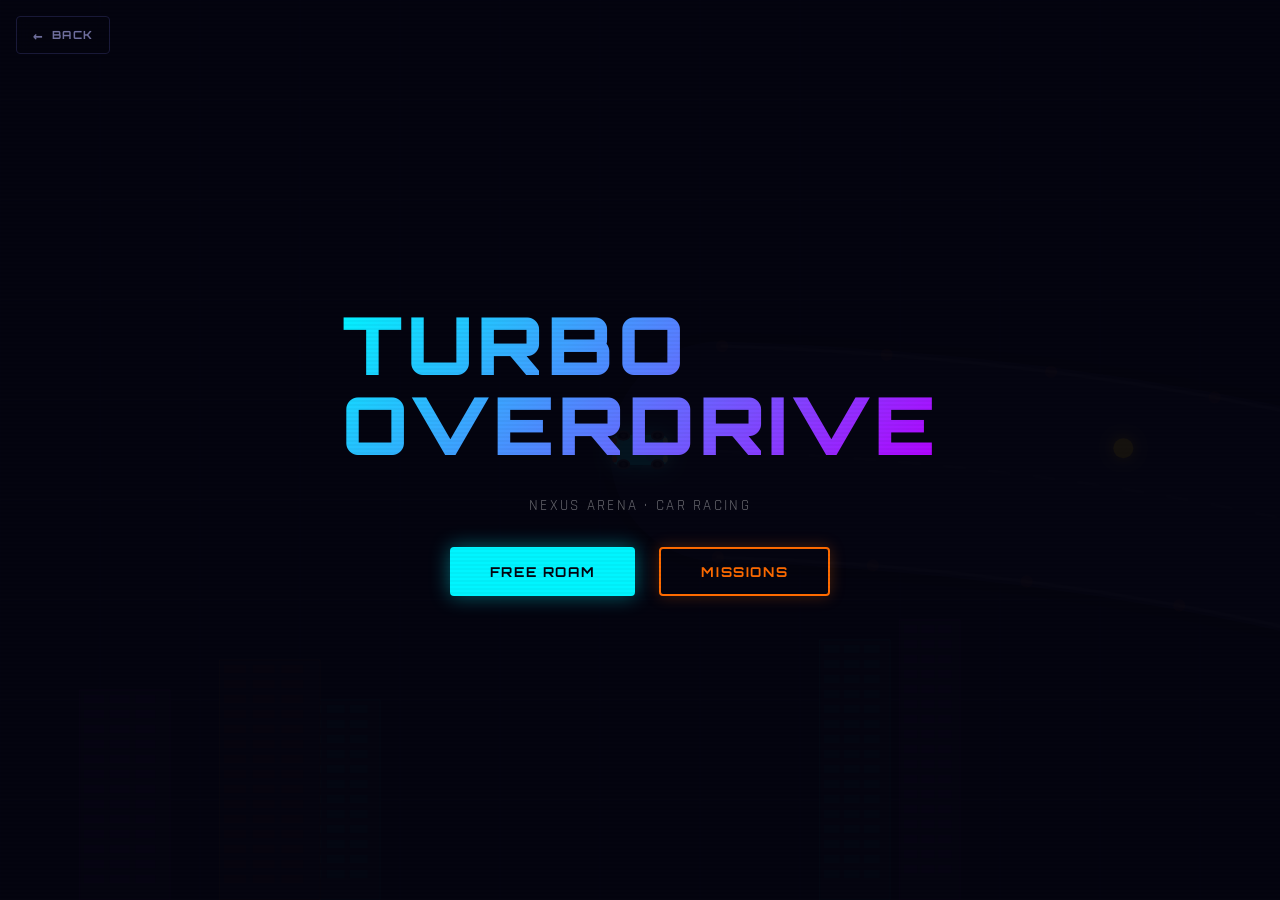
<file: games/car-racing.html>
<!DOCTYPE html>
<html lang="en">
<head>
<meta charset="UTF-8">
<meta name="viewport" content="width=device-width, initial-scale=1.0, maximum-scale=1.0, user-scalable=no">
<title>Turbo Overdrive — Nexus Arena</title>
<link rel="stylesheet" href="../assets/css/core.css">
<style>
  body{background:#050510;color:#e8e8ff;overflow:hidden;user-select:none;}
  canvas{display:block;}
  #gameCanvas{width:100vw;height:100vh;}

  #hud{position:fixed;inset:0;pointer-events:none;z-index:10;}

  #speedDial{position:absolute;bottom:20px;right:20px;width:clamp(100px,20vw,160px);height:clamp(100px,20vw,160px);}

  #speedText{position:absolute;bottom:clamp(68px,13vw,96px);right:clamp(32px,8vw,52px);text-align:center;}
  #speedNum{font-family:'Orbitron',monospace;font-weight:900;font-size:clamp(1.6rem,5vw,2.4rem);color:#00f5ff;text-shadow:0 0 20px #00f5ff88;line-height:1;}
  #speedUnit{font-family:'Orbitron',monospace;font-size:clamp(0.45rem,1.2vw,0.6rem);letter-spacing:0.2em;color:#ffffff66;}

  #gearBox{position:absolute;bottom:20px;right:clamp(140px,28vw,192px);text-align:center;}
  #gearLabel{font-family:'Orbitron',monospace;font-size:clamp(0.45rem,1.2vw,0.6rem);letter-spacing:0.2em;color:#ffffff44;margin-bottom:2px;}
  #gearNum{font-family:'Orbitron',monospace;font-weight:900;font-size:clamp(1.4rem,4vw,2rem);color:#ffcc00;text-shadow:0 0 15px #ffcc0088;}

  #boostWrap{position:absolute;bottom:20px;left:50%;transform:translateX(-50%);text-align:center;}
  #boostLabel{font-family:'Orbitron',monospace;font-size:clamp(0.45rem,1.2vw,0.6rem);letter-spacing:0.2em;color:#ff6b00;margin-bottom:5px;}
  #boostBar{width:clamp(120px,30vw,200px);height:clamp(8px,1.5vw,12px);background:#111130;border:1px solid #ff6b0033;border-radius:10px;overflow:hidden;}
  #boostFill{height:100%;width:100%;background:linear-gradient(90deg,#ff3300,#ff6b00,#ffcc00);border-radius:10px;box-shadow:0 0 10px #ff6b0066;transition:width 0.1s;}

  #minimap{position:absolute;top:clamp(12px,2vw,16px);right:clamp(12px,2vw,16px);width:clamp(90px,18vw,140px);height:clamp(60px,12vw,90px);background:#0a0a1a;border:1px solid #ffffff22;border-radius:4px;overflow:hidden;}
  #minimapCanvas{width:100%;height:100%;}

  #topBar{position:absolute;top:clamp(8px,1.5vw,12px);left:clamp(12px,2vw,16px);display:flex;flex-direction:column;gap:6px;}
  #lapInfo{font-family:'Orbitron',monospace;font-size:clamp(0.5rem,1.2vw,0.7rem);letter-spacing:0.15em;color:#ffffff88;}
  #modeTag{font-family:'Orbitron',monospace;font-size:clamp(0.5rem,1.2vw,0.65rem);letter-spacing:0.2em;padding:3px 10px;border-radius:3px;display:inline-block;}
  #modeTag.free{color:#00f5ff;border:1px solid #00f5ff44;background:#00f5ff11;}
  #modeTag.mission{color:#ff6b00;border:1px solid #ff6b0044;background:#ff6b0011;}

  #missionBox{position:absolute;top:clamp(60px,10vw,70px);left:clamp(12px,2vw,16px);background:#0a0a1aee;border:1px solid #ff6b0044;border-radius:4px;padding:clamp(6px,1vw,10px) clamp(10px,2vw,14px);min-width:clamp(160px,40vw,220px);display:none;}
  #missionTitle{font-family:'Orbitron',monospace;font-size:clamp(0.5rem,1.2vw,0.65rem);letter-spacing:0.15em;color:#ff6b00;margin-bottom:6px;}
  #missionObj{font-size:clamp(0.7rem,1.5vw,0.85rem);color:#ffffff88;line-height:1.5;}
  #missionProgress{margin-top:6px;height:6px;background:#111130;border-radius:3px;overflow:hidden;}
  #missionBar{height:100%;background:linear-gradient(90deg,#ff6b00,#ffcc00);border-radius:3px;transition:width 0.3s;}

  #ctrlHint{position:absolute;bottom:clamp(70px,14vw,20px);left:20px;display:block;}
  @media (max-width: 768px) {
    #ctrlHint { display: none; }
    #speedDial { width: 90px; height: 90px; }
    #speedText { bottom: 58px; right: 28px; }
    #gearBox { right: 110px; }
    #gearNum { font-size: 1.2rem; }
  }

  .ckey{display:inline-flex;align-items:center;justify-content:center;min-width:26px;height:22px;padding:0 6px;background:#ffffff11;border:1px solid #ffffff33;border-radius:3px;font-family:'Orbitron',monospace;font-size:0.6rem;color:#ffffff88;margin-right:3px;}
  .crow{margin-bottom:4px;font-size:0.7rem;color:#ffffff44;}

  #announce{position:absolute;top:50%;left:50%;transform:translate(-50%,-50%);text-align:center;pointer-events:none;}
  #annText{font-family:'Orbitron',monospace;font-weight:900;font-size:clamp(2rem,7vw,5rem);letter-spacing:0.05em;opacity:0;transform:scale(0.5);transition:all 0.25s;}
  #annSub{font-size:1rem;letter-spacing:0.2em;color:#ffffff88;margin-top:0.5rem;opacity:0;}

  #menu{position:absolute;inset:0;background:#050510ee;display:flex;flex-direction:column;align-items:center;justify-content:center;gap:2rem;z-index:20;}
  #menu h1{font-family:'Orbitron',monospace;font-weight:900;font-size:clamp(2.5rem,7vw,5rem);background:linear-gradient(135deg,#00f5ff,#b400ff);-webkit-background-clip:text;-webkit-text-fill-color:transparent;background-clip:text;letter-spacing:0.05em;line-height:1;}
  #menu p{color:#ffffff66;letter-spacing:0.15em;font-size:clamp(0.8rem,2vw,0.95rem);}
  .menu-btns{display:flex;gap:1.5rem;flex-wrap:wrap;justify-content:center;}
  .mbtn{padding:0.9rem 2.5rem;border-radius:4px;font-family:'Orbitron',monospace;font-weight:700;font-size:clamp(0.7rem,2vw,0.85rem);letter-spacing:0.12em;text-transform:uppercase;cursor:pointer;pointer-events:all;border:none;transition:all 0.2s;}
  .mbtn.primary{background:#00f5ff;color:#050510;box-shadow:0 0 20px #00f5ff66;}
  .mbtn.primary:hover{transform:translateY(-3px);box-shadow:0 0 30px #00f5ff99;}
  .mbtn.secondary{background:transparent;color:#ff6b00;border:2px solid #ff6b00;box-shadow:0 0 15px #ff6b0044;}
  .mbtn.secondary:hover{background:#ff6b00;color:#050510;transform:translateY(-3px);}

  #carSelect{position:absolute;inset:0;background:#050510ee;display:none;flex-direction:column;align-items:center;justify-content:center;gap:1.5rem;z-index:20;padding:5vw;}
  #carSelect h2{font-family:'Orbitron',monospace;font-weight:900;font-size:clamp(1.4rem,5vw,2rem);color:#00f5ff;text-align:center;}
  .car-grid{display:flex;gap:1.5rem;flex-wrap:wrap;justify-content:center;}
  .car-card{width:clamp(130px,30vw,160px);padding:1.2rem;background:#0a0a1a;border:2px solid #ffffff11;border-radius:6px;cursor:pointer;pointer-events:all;transition:all 0.2s;text-align:center;}
  .car-card:hover,.car-card.selected{border-color:var(--cc);box-shadow:0 0 20px var(--cc)44;}
  .car-card canvas{width:100%;height:80px;}
  .car-name{font-family:'Orbitron',monospace;font-size:0.7rem;letter-spacing:0.1em;margin-top:8px;color:#fff;}
  .car-stats{font-size:0.7rem;color:#ffffff66;margin-top:4px;}

  @media (max-width: 480px) {
    .car-grid { flex-direction: column; align-items: center; }
    .car-card { width: 80%; }
    .menu-btns { flex-direction: column; align-items: center; }
  }

  #flash{position:absolute;inset:0;pointer-events:none;opacity:0;transition:opacity 0.05s;}
</style>
</head>
<body>
<canvas id="gameCanvas"></canvas>
<a href="../index.html" class="back-btn">Back</a>

<div id="hud" style="display:none;">
  <div id="topBar">
    <div id="modeTag" class="free">FREE ROAM</div>
    <div id="lapInfo">DIST: <span id="distVal">0</span>m &nbsp; COINS: <span id="coinsVal">0</span></div>
  </div>
  <div id="missionBox">
    <div id="missionTitle">MISSION</div>
    <div id="missionObj">Objective text</div>
    <div id="missionProgress"><div id="missionBar" style="width:0%"></div></div>
  </div>
  <canvas id="minimapCanvas"></canvas>

  <div id="boostWrap">
    <div id="boostLabel">BOOST</div>
    <div id="boostBar"><div id="boostFill"></div></div>
  </div>

  <div id="gearBox">
    <div id="gearLabel">GEAR</div>
    <div id="gearNum">1</div>
  </div>

  <canvas id="speedDial" width="160" height="160"></canvas>
  <div id="speedText">
    <div id="speedNum">0</div>
    <div id="speedUnit">KM/H</div>
  </div>

  <div id="ctrlHint">
    <div class="crow"><span class="ckey">W</span><span class="ckey">↑</span> Accelerate</div>
    <div class="crow"><span class="ckey">S</span><span class="ckey">↓</span> Brake/Reverse</div>
    <div class="crow"><span class="ckey">A</span><span class="ckey">D</span> Steer</div>
    <div class="crow"><span class="ckey">SPACE</span> Boost</div>
    <div class="crow"><span class="ckey">M</span> Mission Mode</div>
    <div class="crow"><span class="ckey">ESC</span> Menu</div>
  </div>

  <div id="announce"><div id="annText"></div><div id="annSub"></div></div>
  <div id="flash"></div>
</div>

<div id="menu">
  <h1>TURBO<br>OVERDRIVE</h1>
  <p>NEXUS ARENA &middot; CAR RACING</p>
  <div class="menu-btns">
    <button class="mbtn primary" onclick="startFreeRoam()">FREE ROAM</button>
    <button class="mbtn secondary" onclick="startMissions()">MISSIONS</button>
  </div>
</div>

<div id="carSelect">
  <h2>SELECT YOUR CAR</h2>
  <div class="car-grid" id="carGrid"></div>
  <div class="menu-btns" style="margin-top:1rem;">
    <button class="mbtn primary" id="confirmCar" onclick="confirmCar()" style="pointer-events:all;">RACE!</button>
    <button class="mbtn secondary" onclick="document.getElementById('carSelect').style.display='none';document.getElementById('menu').style.display='flex';" style="pointer-events:all;">BACK</button>
  </div>
</div>

<script src="../assets/js/shared.js"></script>
<script>
const canvas=document.getElementById('gameCanvas');
const ctx=canvas.getContext('2d');
const minimap=document.getElementById('minimapCanvas');
const mctx=minimap.getContext('2d');
const dial=document.getElementById('speedDial');
const dctx=dial.getContext('2d');
minimap.width=140; minimap.height=90;

function resize(){canvas.width=window.innerWidth;canvas.height=window.innerHeight;}
resize(); window.addEventListener('resize',resize);

const CAR_DEFS = [
  {name:'PHANTOM X',color:'#00f5ff',accent:'#b400ff',topSpeed:200,accel:0.95,handling:0.055,boost:1.5},
  {name:'INFERNO GT',color:'#ff6b00',accent:'#ffcc00',topSpeed:220,accel:1.1,handling:0.045,boost:1.8},
  {name:'VOID RUNNER',color:'#b400ff',accent:'#00f5ff',topSpeed:240,accel:0.8, handling:0.065,boost:1.3},
  {name:'TITAN SURGE',color:'#00ff88',accent:'#ffffff',topSpeed:180,accel:1.3, handling:0.04, boost:2.0},
];
let selectedCar=0;

const G={
  mode:'free',
  running:false,
  dist:0, coins:0,
  missionIdx:0, missionProg:0,
  boost:100, boostMax:100,
};

const MISSIONS=[
  {name:'SPEED DEMON',obj:'Reach 180 km/h',target:180,type:'speed',reward:500},
  {name:'COIN COLLECTOR',obj:'Collect 20 coins',target:20,type:'coins',reward:800},
  {name:'DISTANCE RUN',obj:'Drive 2000m',target:2000,type:'dist',reward:1000},
  {name:'BOOST MASTER',obj:'Use boost 5 times',target:5,type:'boost',reward:600},
  {name:'DRIFT KING',obj:'Reach 200 km/h',target:200,type:'speed',reward:1200},
];
let missionBoostUses=0;

let car={
  x:0, y:0, angle:0,
  vx:0, vy:0, speed:0,
  color:'#00f5ff', accent:'#b400ff',
  topSpeed:200, accel:0.95, handling:0.055, boostMult:1.5,
  gear:1, rpm:0,
};

const ROAD_W=220;
let worldOffset={x:0,y:0};
const trackPoints=[];
const coins=[];
const traffic=[];
const particles=[];
let trailPoints=[];

function generateTrack(){
  trackPoints.length=0;
  let x=0,y=0,ang=0;
  const segs=200;
  for(let i=0;i<segs;i++){
    const curve=(Math.sin(i*0.07)*0.03+Math.cos(i*0.13)*0.02);
    ang+=curve;
    x+=Math.cos(ang)*80; y+=Math.sin(ang)*80;
    trackPoints.push({x,y,ang,curve});
  }
  coins.length=0;
  for(let i=5;i<segs;i+=8){
    const p=trackPoints[i];
    const perp=p.ang+Math.PI/2;
    const off=(Math.random()-0.5)*ROAD_W*0.5;
    coins.push({x:p.x+Math.cos(perp)*off, y:p.y+Math.sin(perp)*off, collected:false, bob:Math.random()*Math.PI*2});
  }
  traffic.length=0;
  for(let i=10;i<segs;i+=15){
    const p=trackPoints[i];
    const perp=p.ang+Math.PI/2;
    traffic.push({
      x:p.x+Math.cos(perp)*(ROAD_W*0.2), y:p.y+Math.sin(perp)*(ROAD_W*0.2),
      ang:p.ang, speed:0.4+Math.random()*0.6,
      color:['#ff3333','#33ff88','#ffff33','#ff88ff'][Math.floor(Math.random()*4)],
      pathIdx:i
    });
  }
}

// Touch controls
let touchKeys = {};
function initTouch() {
  if (!('ontouchstart' in window)) return;
  const hud = document.getElementById('hud');
  const defs = [
    { id: 'tc-accel', icon: '▲', style: 'left:4vw;bottom:16vw;width:64px;height:64px;font-size:1.5rem;', key: 'w' },
    { id: 'tc-brake', icon: '▼', style: 'left:4vw;bottom:6vw;width:64px;height:64px;font-size:1.5rem;', key: 's' },
    { id: 'tc-left', icon: '◀', style: 'left:18vw;bottom:16vw;width:56px;height:56px;', key: 'a' },
    { id: 'tc-right', icon: '▶', style: 'left:30vw;bottom:16vw;width:56px;height:56px;', key: 'd' },
    { id: 'tc-boost', icon: '⚡', style: 'right:4vw;bottom:6vw;width:64px;height:64px;font-size:1.5rem;', key: ' ', action: () => useBoost() },
  ];
  defs.forEach(d => {
    const el = document.createElement('div');
    el.id = d.id;
    el.style.cssText = `position:absolute;border-radius:50%;background:rgba(255,255,255,0.08);border:1px solid rgba(255,255,255,0.15);color:rgba(255,255,255,0.6);display:flex;align-items:center;justify-content:center;pointer-events:all;-webkit-user-select:none;user-select:none;transition:background 0.15s;${d.style}`;
    el.textContent = d.icon;
    el.dataset.key = d.key || '';
    if (d.action) el.dataset.action = '1';
    hud.appendChild(el);
  });
  hud.addEventListener('touchstart', e => {
    const t = e.changedTouches[0];
    const el = document.elementFromPoint(t.clientX, t.clientY);
    if (el && el.dataset) {
      e.preventDefault();
      if (el.dataset.key) { touchKeys[el.dataset.key] = true; el.style.background = 'rgba(255,255,255,0.2)'; }
      if (el.dataset.action && el.dataset.key === ' ') useBoost();
    }
  }, { passive: false });
  hud.addEventListener('touchend', e => {
    const t = e.changedTouches[0];
    const el = document.elementFromPoint(t.clientX, t.clientY);
    if (el && el.dataset && el.dataset.key) {
      touchKeys[el.dataset.key] = false;
      el.style.background = 'rgba(255,255,255,0.08)';
    }
  });
  hud.addEventListener('touchcancel', () => {
    touchKeys = {};
    hud.querySelectorAll('[data-key]').forEach(el => el.style.background = 'rgba(255,255,255,0.08)');
  });
}

const keys={};
window.addEventListener('keydown',e=>{
  keys[e.key]=true;
  if(e.key===' '){e.preventDefault();useBoost();}
  if(e.key==='m'||e.key==='M') toggleMode();
  if(e.key==='Escape') showMenu();
});
window.addEventListener('keyup',e=>{keys[e.key]=false;});

let k = (k) => keys[k] || touchKeys[k];

function useBoost(){
  if(G.boost<20) return;
  G.boost=Math.max(0,G.boost-20);
  missionBoostUses++;
  flash(document.getElementById('flash'),'#ff6b00',0.2,80);
  updateBoostUI();
}

function updateCar(){
  if(!G.running) return;
  const sp=car.speed;
  const boosting=(k(' ')||false)&&G.boost>0;
  const boostMult=boosting?car.boostMult:1;
  if(boosting){G.boost=Math.max(0,G.boost-0.3);updateBoostUI();}
  else{G.boost=Math.min(G.boostMax,G.boost+0.08);updateBoostUI();}

  if(k('w')||k('W')||k('ArrowUp')){
    car.speed=Math.min(car.topSpeed*boostMult, car.speed+car.accel*boostMult);
  } else if(k('s')||k('S')||k('ArrowDown')){
    car.speed=Math.max(-car.topSpeed*0.3, car.speed-car.accel*1.5);
  } else {
    car.speed*=0.97;
  }

  const steerForce = car.handling*(Math.abs(car.speed)/car.topSpeed+0.1);
  if(k('a')||k('A')||k('ArrowLeft')) car.angle-=steerForce*(car.speed>0?1:-1);
  if(k('d')||k('D')||k('ArrowRight')) car.angle+=steerForce*(car.speed>0?1:-1);

  car.vx=Math.cos(car.angle)*car.speed;
  car.vy=Math.sin(car.angle)*car.speed;
  car.x+=car.vx*0.016;
  car.y+=car.vy*0.016;

  const spd=Math.abs(car.speed);
  car.gear=spd<30?1:spd<70?2:spd<120?3:spd<160?4:spd<200?5:6;
  document.getElementById('gearNum').textContent=car.gear;

  G.dist+=Math.abs(car.speed)*0.016*0.5;
  document.getElementById('distVal').textContent=Math.floor(G.dist);

  trailPoints.push({x:car.x,y:car.y,a:car.angle});
  if(trailPoints.length>80) trailPoints.shift();

  if(boosting&&Math.random()<0.3) spawnParticle(car.x,car.y,'#ffffff33',Math.random()*3+2);
  if(Math.abs(car.speed)>5&&(k('a')||k('d')||k('A')||k('D'))&&Math.abs(car.speed)>80&&Math.random()<0.2){
    spawnParticle(car.x,car.y,'#888888',3);
  }

  coins.forEach(c=>{
    if(c.collected) return;
    if(Math.hypot(c.x-car.x,c.y-car.y)<25){
      c.collected=true; G.coins++;
      document.getElementById('coinsVal').textContent=G.coins;
      spawnParticle(c.x,c.y,'#ffcc00',6,10);
      spawnParticle(c.x,c.y,'#ffcc0066',4,8);
    }
  });

  traffic.forEach(t=>{
    if(Math.hypot(t.x-car.x,t.y-car.y)<35){
      car.speed*=-0.5;
      flash(document.getElementById('flash'),'#ff0000',0.3,80);
      spawnParticle(car.x,car.y,'#ff6600',6,6);
    }
  });

  updateMission();
  updateSpeedDial();
}

function updateMission(){
  if(G.mode!=='mission') return;
  const m=MISSIONS[G.missionIdx];
  let prog=0;
  if(m.type==='speed') prog=Math.min(m.target,Math.abs(car.speed));
  if(m.type==='coins') prog=Math.min(m.target,G.coins);
  if(m.type==='dist') prog=Math.min(m.target,G.dist);
  if(m.type==='boost') prog=Math.min(m.target,missionBoostUses);
  const pct=(prog/m.target)*100;
  document.getElementById('missionBar').style.width=pct+'%';
  if(prog>=m.target){
    G.coins+=m.reward;
    document.getElementById('coinsVal').textContent=G.coins;
    showAnnounce('MISSION COMPLETE!',`+${m.reward} COINS`,'#ffcc00',2500,document.getElementById('annText'),document.getElementById('annSub'));
    flash(document.getElementById('flash'),'#ffcc00',0.4,80);
    G.missionIdx=(G.missionIdx+1)%MISSIONS.length;
    missionBoostUses=0;
    setTimeout(()=>setMission(G.missionIdx),2600);
  }
}

function updateTraffic(){
  traffic.forEach(t=>{
    t.pathIdx=(t.pathIdx+t.speed)%(trackPoints.length-1);
    const p=trackPoints[Math.floor(t.pathIdx)];
    const np=trackPoints[Math.min(Math.floor(t.pathIdx)+1,trackPoints.length-1)];
    t.x+=(p.x-t.x)*0.05; t.y+=(p.y-t.y)*0.05;
    t.ang=Math.atan2(np.y-p.y,np.x-p.x);
  });
}

function spawnParticle(x,y,color,size,n=1){
  for(let i=0;i<n;i++){
    const ang=Math.random()*Math.PI*2, spd=Math.random()*2+1;
    particles.push({x,y,vx:Math.cos(ang)*spd,vy:Math.sin(ang)*spd,life:1,color,size});
  }
}
function updateParticles(){
  for(let i=particles.length-1;i>=0;i--){
    const p=particles[i];
    p.x+=p.vx; p.y+=p.vy; p.vy+=0.05; p.life-=0.025;
    if(p.life<=0) particles.splice(i,1);
  }
}

function worldToScreen(wx,wy){
  return {x:wx-car.x+canvas.width/2, y:wy-car.y+canvas.height/2};
}

function drawRoad(){
  if(trackPoints.length<2) return;
  ctx.strokeStyle='#000000aa'; ctx.lineWidth=ROAD_W+20; ctx.lineJoin='round'; ctx.lineCap='round';
  ctx.beginPath();
  const s0=worldToScreen(trackPoints[0].x,trackPoints[0].y);
  ctx.moveTo(s0.x,s0.y);
  for(let i=1;i<trackPoints.length;i++){
    const s=worldToScreen(trackPoints[i].x,trackPoints[i].y);
    ctx.lineTo(s.x,s.y);
  }
  ctx.stroke();
  ctx.strokeStyle='#151530'; ctx.lineWidth=ROAD_W;
  ctx.beginPath(); ctx.moveTo(s0.x,s0.y);
  for(let i=1;i<trackPoints.length;i++){
    const s=worldToScreen(trackPoints[i].x,trackPoints[i].y);
    ctx.lineTo(s.x,s.y);
  }
  ctx.stroke();
  ctx.strokeStyle='#ffffff18'; ctx.lineWidth=3;
  for(const side of [-1,1]){
    ctx.beginPath();
    for(let i=0;i<trackPoints.length;i++){
      const p=trackPoints[i];
      const perp=p.ang+Math.PI/2;
      const ex=p.x+Math.cos(perp)*side*ROAD_W*0.48;
      const ey=p.y+Math.sin(perp)*side*ROAD_W*0.48;
      const s=worldToScreen(ex,ey);
      i===0?ctx.moveTo(s.x,s.y):ctx.lineTo(s.x,s.y);
    }
    ctx.stroke();
  }
  ctx.strokeStyle='#ffffff11'; ctx.lineWidth=2; ctx.setLineDash([20,25]);
  ctx.lineDashOffset=-G.dist%45;
  ctx.beginPath(); ctx.moveTo(s0.x,s0.y);
  for(let i=1;i<trackPoints.length;i++){
    const s=worldToScreen(trackPoints[i].x,trackPoints[i].y);
    ctx.lineTo(s.x,s.y);
  }
  ctx.stroke(); ctx.setLineDash([]);
  ctx.strokeStyle='#ff6b0033'; ctx.lineWidth=6;
  for(let i=0;i<trackPoints.length-1;i+=2){
    const p=trackPoints[i];
    const perp=p.ang+Math.PI/2;
    for(const side of [-1,1]){
      const ex=p.x+Math.cos(perp)*side*ROAD_W*0.48;
      const ey=p.y+Math.sin(perp)*side*ROAD_W*0.48;
      const s=worldToScreen(ex,ey);
      ctx.beginPath(); ctx.arc(s.x,s.y,3,0,Math.PI*2); ctx.stroke();
    }
  }
}

function drawBackground(){
  ctx.fillStyle='#050510'; ctx.fillRect(0,0,canvas.width,canvas.height);
  const gs=100, offX=(car.x%gs), offY=(car.y%gs);
  ctx.strokeStyle='#0a0a20'; ctx.lineWidth=1;
  for(let x=-gs;x<canvas.width+gs;x+=gs){ctx.beginPath();ctx.moveTo(x-offX,0);ctx.lineTo(x-offX,canvas.height);ctx.stroke();}
  for(let y=-gs;y<canvas.height+gs;y+=gs){ctx.beginPath();ctx.moveTo(0,y-offY);ctx.lineTo(canvas.width,y-offY);ctx.stroke();}
  const bldgs=[
    {rx:0.1,ry:0.1,w:80,h:200,c:'#00f5ff'},{rx:0.3,ry:0.05,w:60,h:280,c:'#b400ff'},
    {rx:0.5,ry:0.08,w:100,h:240,c:'#ff6b00'},{rx:0.7,ry:0.06,w:70,h:260,c:'#00f5ff'},
    {rx:0.88,ry:0.1,w:90,h:210,c:'#b400ff'}
  ];
  bldgs.forEach(b=>{
    const bx=(b.rx*3000-car.x*0.05+canvas.width)%canvas.width;
    ctx.fillStyle='#080818';
    ctx.fillRect(bx,canvas.height-b.h,b.w,b.h);
    ctx.strokeStyle=b.c+'33'; ctx.lineWidth=1;
    ctx.strokeRect(bx,canvas.height-b.h,b.w,b.h);
    ctx.fillStyle=b.c+'22';
    for(let r=0;r<Math.floor(b.h/16);r++)
      for(let c=0;c<3;c++)
        ctx.fillRect(bx+4+c*b.w/3.5,canvas.height-b.h+5+r*15,b.w/4.5,8);
  });
}

function drawTrail(){
  if(trailPoints.length<2) return;
  ctx.strokeStyle='rgba(0,245,255,0.15)'; ctx.lineWidth=4; ctx.lineCap='round';
  ctx.beginPath();
  trailPoints.forEach((p,i)=>{
    const s=worldToScreen(p.x,p.y);
    i===0?ctx.moveTo(s.x,s.y):ctx.lineTo(s.x,s.y);
  });
  ctx.stroke();
}

function drawCoins(){
  coins.forEach(c=>{
    if(c.collected) return;
    const s=worldToScreen(c.x,c.y);
    if(s.x<-30||s.x>canvas.width+30||s.y<-30||s.y>canvas.height+30) return;
    const bob=Math.sin(Date.now()*0.003+c.bob)*3;
    ctx.save(); ctx.translate(s.x,s.y+bob);
    ctx.shadowColor='#ffcc00'; ctx.shadowBlur=15;
    ctx.fillStyle='#ffcc00';
    ctx.beginPath(); ctx.arc(0,0,10,0,Math.PI*2); ctx.fill();
    ctx.fillStyle='#fff88'; ctx.beginPath(); ctx.arc(-3,-3,3,0,Math.PI*2); ctx.fill();
    ctx.shadowBlur=0;
    ctx.restore();
  });
}

function drawTrafficCar(t){
  const s=worldToScreen(t.x,t.y);
  if(s.x<-60||s.x>canvas.width+60||s.y<-60||s.y>canvas.height+60) return;
  ctx.save(); ctx.translate(s.x,s.y); ctx.rotate(t.ang+Math.PI/2);
  drawCarShape(ctx,0,0,t.color,'#ffffff',22,40);
  ctx.restore();
}

function drawCarShape(c,x,y,color,accent,w,h){
  c.fillStyle='rgba(0,0,0,0.4)';
  c.beginPath(); c.ellipse(x,y+h*0.1,w*0.8,h*0.2,0,0,Math.PI*2); c.fill();
  c.shadowColor=color; c.shadowBlur=20;
  c.fillStyle=color;
  c.beginPath(); c.roundRect(x-w/2,y-h/2,w,h,w*0.2); c.fill();
  c.fillStyle=accent+'33';
  c.beginPath(); c.roundRect(x-w*0.38,y-h*0.45,w*0.76,h*0.35,w*0.15); c.fill();
  c.shadowBlur=0;
  c.fillStyle='#ffffaacc';
  c.shadowColor='#ffff88'; c.shadowBlur=12;
  c.beginPath(); c.ellipse(x-w*0.3,y-h*0.46,w*0.12,w*0.08,0,0,Math.PI*2); c.fill();
  c.beginPath(); c.ellipse(x+w*0.3,y-h*0.46,w*0.12,w*0.08,0,0,Math.PI*2); c.fill();
  c.shadowBlur=0;
  c.fillStyle='#ff3300cc';
  c.shadowColor='#ff3300'; c.shadowBlur=10;
  c.beginPath(); c.ellipse(x-w*0.3,y+h*0.46,w*0.12,w*0.08,0,0,Math.PI*2); c.fill();
  c.beginPath(); c.ellipse(x+w*0.3,y+h*0.46,w*0.12,w*0.08,0,0,Math.PI*2); c.fill();
  c.shadowBlur=0;
  c.fillStyle='#111';
  [[x-w*0.48,y-h*0.32],[x+w*0.48,y-h*0.32],[x-w*0.48,y+h*0.3],[x+w*0.48,y+h*0.3]].forEach(([wx,wy])=>{
    c.beginPath(); c.ellipse(wx,wy,w*0.14,w*0.19,0,0,Math.PI*2); c.fill();
    c.strokeStyle='#444'; c.lineWidth=2; c.stroke();
    c.fillStyle='#333'; c.beginPath(); c.arc(wx,wy,w*0.07,0,Math.PI*2); c.fill();
    c.fillStyle='#111';
  });
}

function drawPlayerCar(){
  const cx=canvas.width/2, cy=canvas.height/2;
  ctx.save(); ctx.translate(cx,cy); ctx.rotate(car.angle+Math.PI/2);
  drawCarShape(ctx,0,0,car.color,car.accent,30,55);
  if(k(' ')&&G.boost>0){
    ctx.shadowColor=car.accent; ctx.shadowBlur=20;
    ctx.fillStyle=car.accent;
    const fl=8+Math.random()*12;
    ctx.beginPath(); ctx.moveTo(-8,30); ctx.lineTo(0,30+fl); ctx.lineTo(8,30); ctx.fill();
    ctx.shadowBlur=0;
  }
  ctx.restore();
}

function drawParticlesWorld(){
  particles.forEach(p=>{
    const s=worldToScreen(p.x,p.y);
    ctx.globalAlpha=p.life;
    ctx.fillStyle=p.color;
    ctx.beginPath(); ctx.arc(s.x,s.y,p.size*p.life,0,Math.PI*2); ctx.fill();
  });
  ctx.globalAlpha=1;
}

function updateSpeedDial(){
  const spd=Math.round(Math.abs(car.speed));
  document.getElementById('speedNum').textContent=spd;
  dctx.clearRect(0,0,160,160);
  const cx=80,cy=80,r=70;
  dctx.fillStyle='#0a0a1a'; dctx.beginPath(); dctx.arc(cx,cy,r,0,Math.PI*2); dctx.fill();
  dctx.strokeStyle='#ffffff11'; dctx.lineWidth=2; dctx.stroke();
  for(let i=0;i<=10;i++){
    const ang=(i/10)*Math.PI*1.5+Math.PI*0.75;
    const inner=i%5===0?r-20:r-12;
    dctx.strokeStyle=i%5===0?'#ffffff44':'#ffffff22'; dctx.lineWidth=i%5===0?2:1;
    dctx.beginPath();
    dctx.moveTo(cx+Math.cos(ang)*inner,cy+Math.sin(ang)*inner);
    dctx.lineTo(cx+Math.cos(ang)*(r-4),cy+Math.sin(ang)*(r-4));
    dctx.stroke();
  }
  const maxSpd=car.topSpeed*1.5;
  const prog=Math.min(1,spd/maxSpd);
  const startAng=Math.PI*0.75, endAng=startAng+prog*Math.PI*1.5;
  const grad=dctx.createLinearGradient(cx-r,cy,cx+r,cy);
  grad.addColorStop(0,'#00f5ff'); grad.addColorStop(0.6,'#b400ff'); grad.addColorStop(1,'#ff6b00');
  dctx.strokeStyle=grad; dctx.lineWidth=8; dctx.lineCap='round';
  dctx.shadowColor='#00f5ff'; dctx.shadowBlur=12;
  dctx.beginPath(); dctx.arc(cx,cy,r-8,startAng,endAng); dctx.stroke();
  dctx.shadowBlur=0;
  const needleAng=startAng+prog*Math.PI*1.5;
  dctx.strokeStyle='#ffffff'; dctx.lineWidth=2;
  dctx.beginPath(); dctx.moveTo(cx,cy); dctx.lineTo(cx+Math.cos(needleAng)*(r-14),cy+Math.sin(needleAng)*(r-14)); dctx.stroke();
  dctx.fillStyle='#fff'; dctx.beginPath(); dctx.arc(cx,cy,4,0,Math.PI*2); dctx.fill();
}

function drawMinimap(){
  mctx.fillStyle='#080818'; mctx.fillRect(0,0,140,90);
  const scale=0.015;
  const mx=70,my=45;
  mctx.strokeStyle='#ffffff22'; mctx.lineWidth=4;
  mctx.beginPath();
  trackPoints.forEach((p,i)=>{
    const tx=(p.x-car.x)*scale+mx, ty=(p.y-car.y)*scale+my;
    i===0?mctx.moveTo(tx,ty):mctx.lineTo(tx,ty);
  });
  mctx.stroke();
  traffic.forEach(t=>{
    const tx=(t.x-car.x)*scale+mx, ty=(t.y-car.y)*scale+my;
    mctx.fillStyle=t.color; mctx.beginPath(); mctx.arc(tx,ty,3,0,Math.PI*2); mctx.fill();
  });
  mctx.fillStyle='#00f5ff'; mctx.shadowColor='#00f5ff'; mctx.shadowBlur=8;
  mctx.beginPath(); mctx.arc(mx,my,5,0,Math.PI*2); mctx.fill();
  mctx.shadowBlur=0;
}

function updateBoostUI(){
  document.getElementById('boostFill').style.width=(G.boost/G.boostMax*100)+'%';
}
function flash(el,c,i=0.3,d=80){if(!el)return;el.style.background=c;el.style.opacity=i;clearTimeout(el._ft);el._ft=setTimeout(()=>el.style.opacity=0,d);}
function showAnnounce(text,sub,color,dur,at,as){
  at.textContent=text; at.style.color=color; at.style.textShadow=`0 0 40px ${color}`;
  at.style.opacity=1; at.style.transform='scale(1)';
  as.textContent=sub; as.style.opacity=sub?1:0;
  if(dur<9000) setTimeout(()=>{at.style.opacity=0;at.style.transform='scale(0.5)';as.style.opacity=0;},dur);
}

function setMission(idx){
  G.missionIdx=idx%MISSIONS.length;
  G.missionProg=0;
  const m=MISSIONS[G.missionIdx];
  document.getElementById('missionTitle').textContent='MISSION '+(idx+1)+' / '+MISSIONS.length;
  document.getElementById('missionObj').textContent=m.name+' — '+m.obj;
  document.getElementById('missionBar').style.width='0%';
  showAnnounce('NEW MISSION',m.name,'#ff6b00',2500,document.getElementById('annText'),document.getElementById('annSub'));
}

function toggleMode(){
  G.mode=G.mode==='free'?'mission':'free';
  const tag=document.getElementById('modeTag');
  tag.className='modeTag '+(G.mode==='free'?'free':'mission');
  tag.textContent=G.mode==='free'?'FREE ROAM':'MISSION MODE';
  const mb=document.getElementById('missionBox');
  mb.style.display=G.mode==='mission'?'block':'none';
  if(G.mode==='mission') setMission(G.missionIdx);
}

function showMenu(){
  G.running=false;
  document.getElementById('hud').style.display='none';
  document.getElementById('menu').style.display='flex';
}

function buildCarSelect(){
  const grid=document.getElementById('carGrid');
  grid.innerHTML='';
  CAR_DEFS.forEach((cd,i)=>{
    const card=document.createElement('div');
    card.className='car-card'+(i===0?' selected':'');
    card.style.setProperty('--cc',cd.color);
    const cv=document.createElement('canvas'); cv.width=160; cv.height=80;
    const c=cv.getContext('2d');
    c.fillStyle='#080818'; c.fillRect(0,0,160,80);
    c.save(); c.translate(80,50); c.rotate(-Math.PI/2);
    drawCarShape(c,0,0,cd.color,cd.accent,22,40);
    c.restore();
    const g=c.createLinearGradient(0,70,160,70);
    g.addColorStop(0,'transparent'); g.addColorStop(0.5,cd.color+'66'); g.addColorStop(1,'transparent');
    c.fillStyle=g; c.fillRect(0,68,160,4);
    card.appendChild(cv);
    const nm=document.createElement('div'); nm.className='car-name'; nm.textContent=cd.name;
    const st=document.createElement('div'); st.className='car-stats';
    st.textContent=`TOP: ${cd.topSpeed} km/h · BOOST: ${cd.boost}x`;
    card.appendChild(nm); card.appendChild(st);
    card.onclick=()=>{
      selectedCar=i;
      document.querySelectorAll('.car-card').forEach((el,j)=>el.classList.toggle('selected',j===i));
    };
    grid.appendChild(card);
  });
}

function startFreeRoam(){
  document.getElementById('menu').style.display='none';
  document.getElementById('carSelect').style.display='flex';
  buildCarSelect();
  window._pendingMode='free';
}
function startMissions(){
  document.getElementById('menu').style.display='none';
  document.getElementById('carSelect').style.display='flex';
  buildCarSelect();
  window._pendingMode='mission';
}
function confirmCar(){
  document.getElementById('carSelect').style.display='none';
  const cd=CAR_DEFS[selectedCar];
  car.color=cd.color; car.accent=cd.accent;
  car.topSpeed=cd.topSpeed; car.accel=cd.accel;
  car.handling=cd.handling; car.boostMult=cd.boost;
  G.mode=window._pendingMode||'free';
  G.dist=0; G.coins=0; missionBoostUses=0;
  document.getElementById('coinsVal').textContent=0;
  document.getElementById('distVal').textContent=0;
  car.x=trackPoints[2].x; car.y=trackPoints[2].y;
  car.angle=trackPoints[2].ang; car.speed=0;
  trailPoints=[];
  G.boost=100; updateBoostUI();
  G.running=true;
  const tag=document.getElementById('modeTag');
  tag.className='modeTag '+(G.mode==='free'?'free':'mission');
  tag.textContent=G.mode==='free'?'FREE ROAM':'MISSION MODE';
  const mb=document.getElementById('missionBox');
  mb.style.display=G.mode==='mission'?'block':'none';
  document.getElementById('hud').style.display='block';
  if(G.mode==='mission'){G.missionIdx=0;setMission(0);}
  else{showAnnounce('FREE ROAM','Drive anywhere — collect coins!','#00f5ff',2500,document.getElementById('annText'),document.getElementById('annSub'));}
  updateSpeedDial();
}

function loop(){
  ctx.clearRect(0,0,canvas.width,canvas.height);
  drawBackground();
  drawRoad();
  drawTrail();
  drawCoins();
  traffic.forEach(drawTrafficCar);
  drawParticlesWorld();
  drawPlayerCar();
  if(G.running){
    updateCar();
    updateTraffic();
    updateParticles();
    drawMinimap();
  }
  requestAnimationFrame(loop);
}

generateTrack();
requestAnimationFrame(loop);
initTouch();
</script>
</body>
</html>
</file>
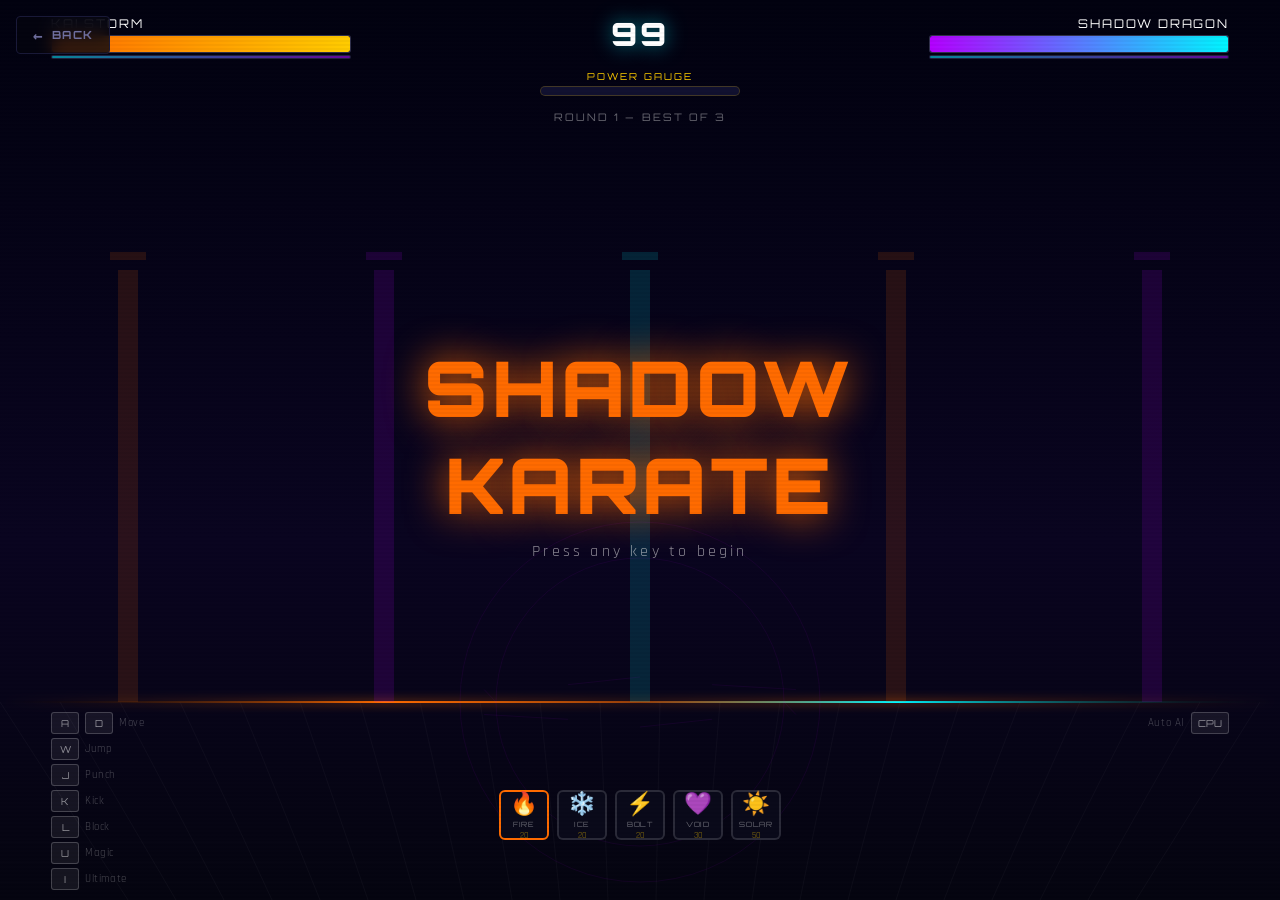
<file: games/fighting.html>
<!DOCTYPE html>
<html lang="en">
<head>
<meta charset="UTF-8">
<meta name="viewport" content="width=device-width, initial-scale=1.0, maximum-scale=1.0, user-scalable=no">
<title>Shadow Karate — Nexus Arena</title>
<link rel="stylesheet" href="../assets/css/core.css">
<style>
  body{background:#050510;color:#e8e8ff;overflow:hidden;user-select:none;}
  canvas{display:block;}
  #gameCanvas{width:100vw;height:100vh;}

  #ui{position:fixed;inset:0;pointer-events:none;z-index:10;}

  .bar-wrap{position:absolute;top:16px;width:38vw;max-width:300px;}
  #p1bar{left:4vw;}
  #p2bar{right:4vw;}
  .bar-name{font-family:'Orbitron',monospace;font-size:clamp(0.55rem,1.5vw,0.75rem);letter-spacing:0.15em;color:#fff;margin-bottom:4px;}
  #p2bar .bar-name{text-align:right;}
  .bar-bg{height:clamp(14px,2vw,18px);background:#111130;border:1px solid #ffffff22;border-radius:3px;overflow:hidden;position:relative;}
  .bar-fill{height:100%;transition:width 0.15s;border-radius:2px;position:relative;}
  #p1fill{background:linear-gradient(90deg,#ff6b00,#ffcc00);box-shadow:0 0 12px #ff6b0088;}
  #p2fill{background:linear-gradient(270deg,#00f5ff,#b400ff);box-shadow:0 0 12px #00f5ff88;margin-left:auto;}
  .bar-shield{height:4px;margin-top:2px;background:#111130;border:1px solid #ffffff11;border-radius:2px;overflow:hidden;}
  .shield-fill{height:100%;background:linear-gradient(90deg,#00f5ff88,#b400ff88);transition:width 0.15s;}

  #powerWrap{position:absolute;top:clamp(60px,8vw,70px);left:50%;transform:translateX(-50%);}
  .power-label{font-family:'Orbitron',monospace;font-size:clamp(0.45rem,1.2vw,0.6rem);letter-spacing:0.2em;color:#ffcc00;text-align:center;margin-bottom:4px;}
  .power-bar{width:clamp(120px,30vw,200px);height:clamp(6px,1.5vw,10px);background:#111130;border:1px solid #ffcc0033;border-radius:10px;overflow:hidden;}
  #powerFill{height:100%;width:0%;background:linear-gradient(90deg,#ff6b00,#ffcc00,#ff6b00);background-size:200%;animation:powerShift 1s infinite linear;border-radius:10px;box-shadow:0 0 10px #ffcc0066;}
  @keyframes powerShift{from{background-position:0%}to{background-position:200%}}

  #timer{position:absolute;top:clamp(10px,2vw,14px);left:50%;transform:translateX(-50%);font-family:'Orbitron',monospace;font-weight:900;font-size:clamp(1.5rem,5vw,2rem);color:#fff;text-shadow:0 0 20px #00f5ff88;letter-spacing:0.05em;}

  #roundInfo{position:absolute;top:clamp(95px,13vw,110px);left:50%;transform:translateX(-50%);font-family:'Orbitron',monospace;font-size:clamp(0.5rem,1.2vw,0.65rem);letter-spacing:0.2em;color:#ffffff66;}

  #controls{position:absolute;bottom:10px;left:0;right:0;display:flex;justify-content:space-between;padding:0 4vw;}
  .ctrl-side{display:flex;flex-direction:column;gap:4px;}
  .ctrl-row{display:flex;gap:6px;align-items:center;}
  .key{display:inline-flex;align-items:center;justify-content:center;min-width:28px;height:22px;padding:0 6px;background:#ffffff11;border:1px solid #ffffff33;border-radius:3px;font-family:'Orbitron',monospace;font-size:clamp(0.5rem,1.2vw,0.6rem);color:#ffffff88;}
  .ctrl-desc{font-size:clamp(0.6rem,1.5vw,0.7rem);color:#ffffff44;letter-spacing:0.05em;}

  #flash{position:absolute;inset:0;background:white;opacity:0;pointer-events:none;transition:opacity 0.05s;}

  #announce{position:absolute;top:50%;left:50%;transform:translate(-50%,-50%);text-align:center;pointer-events:none;}
  .ann-text{font-family:'Orbitron',monospace;font-weight:900;font-size:clamp(2rem,6vw,5rem);letter-spacing:0.05em;opacity:0;transform:scale(0.5);transition:all 0.2s;}
  .ann-sub{font-size:clamp(0.8rem,2vw,1rem);letter-spacing:0.2em;color:#ffffff88;margin-top:0.5rem;opacity:0;}

  #combo{position:absolute;top:clamp(90px,15vw,120px);right:4vw;text-align:right;pointer-events:none;}
  #comboCount{font-family:'Orbitron',monospace;font-weight:900;font-size:clamp(2rem,5vw,3rem);color:#ffcc00;text-shadow:0 0 20px #ffcc0088;opacity:0;transition:opacity 0.3s;}
  #comboLabel{font-size:clamp(0.6rem,1.5vw,0.75rem);letter-spacing:0.2em;color:#ffcc0088;}

  #magicBar{position:absolute;bottom:clamp(50px,8vw,60px);left:50%;transform:translateX(-50%);display:flex;gap:clamp(4px,1vw,8px);}
  .magic-slot{width:clamp(38px,9vw,50px);height:clamp(38px,9vw,50px);border:2px solid #ffffff22;border-radius:6px;background:#0a0a1a;display:flex;flex-direction:column;align-items:center;justify-content:center;gap:1px;cursor:pointer;transition:all 0.2s;pointer-events:all;}
  .magic-slot.active{border-color:var(--mc);box-shadow:0 0 12px var(--mc)66;}
  .magic-slot .micon{font-size:clamp(1rem,3vw,1.4rem);}
  .magic-slot .mname{font-size:clamp(0.35rem,1vw,0.45rem);letter-spacing:0.1em;color:#ffffff66;font-family:'Orbitron',monospace;}
  .magic-slot .mcost{font-size:clamp(0.45rem,1vw,0.55rem);color:#ffcc0088;}

  @media (max-width: 600px) {
    #controls { display: none; }
    .magic-slot .mname, .magic-slot .mcost { display: none; }
    .magic-slot { width: 44px; height: 44px; }
    .magic-slot .micon { font-size: 1.2rem; }
  }
</style>
</head>
<body>
<canvas id="gameCanvas"></canvas>
<a href="../index.html" class="back-btn">Back</a>

<div id="ui">
  <div class="bar-wrap" id="p1bar">
    <div class="bar-name">KAI STORM</div>
    <div class="bar-bg"><div class="bar-fill" id="p1fill" style="width:100%"></div></div>
    <div class="bar-shield"><div class="shield-fill" id="p1shield" style="width:100%"></div></div>
  </div>
  <div id="timer">99</div>
  <div class="bar-wrap" id="p2bar" style="display:flex;flex-direction:column;align-items:flex-end;">
    <div class="bar-name">SHADOW DRAGON</div>
    <div class="bar-bg" style="width:100%;"><div class="bar-fill" id="p2fill" style="width:100%"></div></div>
    <div class="bar-shield" style="width:100%;"><div class="shield-fill" id="p2shield" style="width:100%;margin-left:auto;"></div></div>
  </div>
  <div id="powerWrap">
    <div class="power-label">POWER GAUGE</div>
    <div class="power-bar"><div id="powerFill"></div></div>
  </div>
  <div id="roundInfo">ROUND 1 — BEST OF 3</div>
  <div id="announce">
    <div class="ann-text" id="annText"></div>
    <div class="ann-sub" id="annSub"></div>
  </div>
  <div id="combo">
    <div id="comboCount"></div>
    <div id="comboLabel" style="display:none;">HIT COMBO!</div>
  </div>
  <div id="flash"></div>
  <div id="controls">
    <div class="ctrl-side">
      <div class="ctrl-row"><span class="key">A</span><span class="key">D</span><span class="ctrl-desc">Move</span></div>
      <div class="ctrl-row"><span class="key">W</span><span class="ctrl-desc">Jump</span></div>
      <div class="ctrl-row"><span class="key">J</span><span class="ctrl-desc">Punch</span></div>
      <div class="ctrl-row"><span class="key">K</span><span class="ctrl-desc">Kick</span></div>
      <div class="ctrl-row"><span class="key">L</span><span class="ctrl-desc">Block</span></div>
      <div class="ctrl-row"><span class="key">U</span><span class="ctrl-desc">Magic</span></div>
      <div class="ctrl-row"><span class="key">I</span><span class="ctrl-desc">Ultimate</span></div>
    </div>
    <div class="ctrl-side" style="align-items:flex-end;">
      <div class="ctrl-row"><span class="ctrl-desc">Auto AI</span><span class="key">CPU</span></div>
    </div>
  </div>
  <div id="magicBar">
    <div class="magic-slot active" style="--mc:#ff6b00" onclick="setMagic(0)"><div class="micon">🔥</div><div class="mname">FIRE</div><div class="mcost">20</div></div>
    <div class="magic-slot" style="--mc:#00f5ff" onclick="setMagic(1)"><div class="micon">❄️</div><div class="mname">ICE</div><div class="mcost">20</div></div>
    <div class="magic-slot" style="--mc:#00ff88" onclick="setMagic(2)"><div class="micon">⚡</div><div class="mname">BOLT</div><div class="mcost">20</div></div>
    <div class="magic-slot" style="--mc:#b400ff" onclick="setMagic(3)"><div class="micon">💜</div><div class="mname">VOID</div><div class="mcost">30</div></div>
    <div class="magic-slot" style="--mc:#ffcc00" onclick="setMagic(4)"><div class="micon">☀️</div><div class="mname">SOLAR</div><div class="mcost">50</div></div>
  </div>
</div>

<script src="../assets/js/shared.js"></script>
<script>
const canvas = document.getElementById('gameCanvas');
const ctx = canvas.getContext('2d');
function resize(){canvas.width=window.innerWidth;canvas.height=window.innerHeight;}
resize(); window.addEventListener('resize',resize);

const GS = {
  running: false, paused: false,
  round: 1, p1wins: 0, p2wins: 0,
  time: 99, timeInterval: null,
  phase: 'intro'
};

const MAGICS = [
  {name:'FIRE',  color:'#ff6b00', icon:'🔥', cost:20, dmg:18, speed:7,  radius:12},
  {name:'ICE',   color:'#00f5ff', icon:'❄️', cost:20, dmg:12, speed:5,  radius:14, slow:true},
  {name:'BOLT',  color:'#00ff88', icon:'⚡', cost:20, dmg:22, speed:11, radius:8},
  {name:'VOID',  color:'#b400ff', icon:'💜', cost:30, dmg:30, speed:6,  radius:18},
  {name:'SOLAR', color:'#ffcc00', icon:'☀️', cost:50, dmg:50, speed:4,  radius:25, ultimate:true},
];
let selectedMagic = 0;
function setMagic(i){
  selectedMagic=i;
  document.querySelectorAll('.magic-slot').forEach((el,j)=>el.classList.toggle('active',j===i));
}

const particles = [];
function spawnParticles(x,y,color,n=12,spd=4){
  for(let i=0;i<n;i++){
    const ang=Math.random()*Math.PI*2, s=(Math.random()*0.5+0.5)*spd;
    particles.push({x,y,vx:Math.cos(ang)*s,vy:Math.sin(ang)*s-2,life:1,color,size:Math.random()*6+2});
  }
}
function spawnMagicRing(x,y,color){
  for(let i=0;i<20;i++){
    const ang=(i/20)*Math.PI*2, s=3+Math.random()*2;
    particles.push({x,y,vx:Math.cos(ang)*s,vy:Math.sin(ang)*s,life:1,color,size:4,ring:true});
  }
}

const projectiles = [];
function fireProjectile(owner,x,y,dir,magic){
  const m=MAGICS[magic];
  projectiles.push({owner,x,y,dir,vx:dir*m.speed,vy:0,color:m.color,radius:m.radius,dmg:m.dmg,magic,life:1,trail:[]});
}

const hitNums = [];
function spawnHitNum(x,y,val,color){
  hitNums.push({x,y,vy:-2,val,color,life:1,size:24+val});
}

class Fighter {
  constructor(x,side,color,aura,name){
    this.x=x; this.y=0; this.w=50; this.h=100;
    this.vy=0; this.onGround=false;
    this.side=side;
    this.facing=side;
    this.color=color; this.aura=aura; this.name=name;
    this.hp=100; this.maxHp=100;
    this.shield=100; this.maxShield=100;
    this.power=0; this.maxPower=100;
    this.state='idle';
    this.stateTimer=0;
    this.blocking=false;
    this.combo=0; this.comboTimer=0;
    this.animFrame=0;
    this.slow=0;
    this.hitCooldown=0;
    this.groundY=0;
  }
  get cx(){return this.x;}
  get cy(){return this.y+this.groundY-this.h/2;}
}

let p1, p2;
function initFighters(){
  const ground = canvas.height*0.78;
  p1 = new Fighter(canvas.width*0.25, 1, '#ff6b00', '#ff8800', 'KAI');
  p2 = new Fighter(canvas.width*0.75, -1,'#00f5ff', '#00ccff', 'SHADOW');
  [p1,p2].forEach(f=>{f.groundY=ground; f.y=0;});
}

const keys = {};
window.addEventListener('keydown',e=>{keys[e.key.toUpperCase()]=true; handleAction(e.key.toUpperCase());});
window.addEventListener('keyup',  e=>{keys[e.key.toUpperCase()]=false;});

function handleAction(k){
  if(GS.phase!=='fight') return;
  if(k==='J') doAttack(p1,'punch');
  if(k==='K') doAttack(p1,'kick');
  if(k==='U') doMagic(p1);
  if(k==='I') doUltimate(p1);
}

// Touch controls
let touchKeys = {};
function initTouch() {
  if (!('ontouchstart' in window)) return;
  const ui = document.getElementById('ui');
  const defs = [
    { id: 't-left', x: '4vw', y: 'auto', bottom: '16vw', icon: '◀', key: 'A' },
    { id: 't-right', x: '16vw', y: 'auto', bottom: '16vw', icon: '▶', key: 'D' },
    { id: 't-jump', x: '4vw', y: 'auto', bottom: '6vw', icon: '▲', key: 'W' },
    { id: 't-punch', x: 'auto', y: 'auto', right: '16vw', bottom: '16vw', icon: '👊', key: 'J' },
    { id: 't-kick', x: 'auto', y: 'auto', right: '4vw', bottom: '16vw', icon: '🦶', key: 'K' },
    { id: 't-block', x: 'auto', y: 'auto', right: '16vw', bottom: '6vw', icon: '🛡', key: 'L' },
    { id: 't-magic', x: 'auto', y: 'auto', right: '4vw', bottom: '6vw', icon: '✨', key: 'U' },
  ];
  defs.forEach(d => {
    const el = document.createElement('div');
    el.id = d.id;
    el.style.cssText = `position:absolute;width:52px;height:52px;border-radius:50%;background:rgba(255,255,255,0.08);border:1px solid rgba(255,255,255,0.15);color:rgba(255,255,255,0.6);font-size:1.2rem;display:flex;align-items:center;justify-content:center;pointer-events:all;-webkit-user-select:none;user-select:none;left:${d.x||'auto'};right:${d.right||'auto'};bottom:${d.bottom};top:${d.y||'auto'};`;
    el.dataset.key = d.key;
    ui.appendChild(el);
  });
  ui.addEventListener('touchstart', e => {
    const t = e.changedTouches[0];
    const el = document.elementFromPoint(t.clientX, t.clientY);
    if (el && el.dataset.key) {
      e.preventDefault();
      touchKeys[el.dataset.key] = true;
      el.style.background = 'rgba(255,255,255,0.2)';
      handleAction(el.dataset.key);
    }
  }, { passive: false });
  ui.addEventListener('touchend', e => {
    const t = e.changedTouches[0];
    const el = document.elementFromPoint(t.clientX, t.clientY);
    if (el && el.dataset.key) {
      touchKeys[el.dataset.key] = false;
      el.style.background = 'rgba(255,255,255,0.08)';
    }
  });
  ui.addEventListener('touchcancel', () => {
    touchKeys = {};
    ui.querySelectorAll('[data-key]').forEach(el => el.style.background = 'rgba(255,255,255,0.08)');
  });
}

function doAttack(f,type){
  if(f.state!=='idle'&&f.state!=='walk') return;
  f.state=type; f.stateTimer=20;
  const dmgBase = type==='punch'?8:12;
  const target = f===p1?p2:p1;
  const reach=90;
  if(Math.abs(f.x-target.x)<reach){
    dealDamage(target, f, dmgBase, type);
  }
  spawnParticles(f.x+(f.facing>0?40:-40), f.groundY-60, f.aura, 8);
}

function doMagic(f){
  const m=MAGICS[selectedMagic];
  if(f.power<m.cost) return;
  f.power-=m.cost;
  f.state='magic'; f.stateTimer=25;
  fireProjectile(f, f.x+(f.facing>0?40:-40), f.groundY-70, f.facing, selectedMagic);
  spawnMagicRing(f.x, f.groundY-70, m.color);
  flash(document.getElementById('flash'),m.color,0.15);
  updatePowerUI();
}

function doUltimate(f){
  if(f.power<100) return;
  f.power=0;
  f.state='ultimate'; f.stateTimer=60;
  const target=f===p1?p2:p1;
  dealDamage(target,f,50,'ultimate');
  spawnMagicRing(target.x,target.groundY-50,'#ffcc00');
  spawnParticles(target.x,target.groundY-50,'#ffcc00',30,8);
  flash(document.getElementById('flash'),'#ffcc00',0.5);
  showAnnounce('ULTIMATE!','','#ffcc00',1000,document.getElementById('annText'),document.getElementById('annSub'));
  updatePowerUI();
}

function dealDamage(target, attacker, dmg, type){
  if(target.hitCooldown>0) return;
  if(target.blocking && target.shield>0){
    target.shield=Math.max(0,target.shield-dmg*0.5);
    spawnParticles(target.x,target.groundY-60,'#aaaaff',5);
    updateBars();
    return;
  }
  if(type==='ultimate') dmg*=1.5;
  target.hp=Math.max(0,target.hp-dmg);
  target.power=Math.min(target.maxPower,target.power+10);
  attacker.power=Math.min(attacker.maxPower,attacker.power+5);
  target.state='hurt'; target.stateTimer=15;
  target.hitCooldown=12;
  spawnParticles(target.x,target.groundY-60,attacker.aura,14,5);
  spawnHitNum(target.x,target.groundY-80,Math.round(dmg),attacker.aura);
  if(attacker===p1){
    attacker.combo++;attacker.comboTimer=90;
    if(attacker.combo>=2) showCombo(attacker.combo);
  }
  updateBars(); updatePowerUI();
  flash(document.getElementById('flash'),attacker.aura,0.1);
  if(target.hp<=0) triggerKO(target===p1?'P2':'P1');
}

function triggerKO(winner){
  GS.phase='ko';
  if(winner==='P1'){GS.p1wins++;showAnnounce('K.O.!',`KAI STORM WINS ROUND ${GS.round}`,'#ff6b00',2000,document.getElementById('annText'),document.getElementById('annSub'));}
  else{GS.p2wins++;showAnnounce('K.O.!',`SHADOW DRAGON WINS ROUND ${GS.round}`,'#00f5ff',2000,document.getElementById('annText'),document.getElementById('annSub'));}
  setTimeout(()=>{
    if(GS.p1wins>=2||GS.p2wins>=2){
      const w=GS.p1wins>=2?'KAI STORM':'SHADOW DRAGON';
      showAnnounce('VICTORY!',`${w} IS THE CHAMPION!`,'#ffcc00',9999,document.getElementById('annText'),document.getElementById('annSub'));
      GS.phase='win';
    } else {
      GS.round++;
      showAnnounce(`ROUND ${GS.round}`,'FIGHT!','#fff',2000,document.getElementById('annText'),document.getElementById('annSub'));
      setTimeout(()=>{initFighters();GS.phase='fight';updateBars();updatePowerUI();},2100);
    }
  },2100);
}

function startTimer(){
  GS.time=99;
  GS.timeInterval=setInterval(()=>{
    if(GS.phase!=='fight') return;
    GS.time--;
    document.getElementById('timer').textContent=GS.time;
    if(GS.time<=0){
      if(p1.hp>p2.hp) triggerKO('P1'); else triggerKO('P2');
    }
  },1000);
}

function updateAI(){
  if(GS.phase!=='fight') return;
  const ai=p2, player=p1;
  const dist=Math.abs(ai.x-player.x);
  const dt=Math.random();
  if(dist>80){ai.x+=(player.x<ai.x?-1:1)*2.5*(ai.slow>0?0.5:1);}
  if(dist<90&&dt<0.04) doAttack(ai,'punch');
  if(dist<90&&dt<0.02) doAttack(ai,'kick');
  if(dist>120&&ai.power>=20&&dt<0.015){
    const oldFacing=ai.facing; ai.facing=player.x>ai.x?1:-1;
    fireProjectile(ai,ai.x+(ai.facing>0?40:-40),ai.groundY-70,ai.facing,Math.floor(Math.random()*3));
    ai.power-=20; updatePowerUI();
  }
  ai.blocking=dt<0.008;
  if(ai.onGround&&dt<0.005){ai.vy=-15;}
  ai.facing=player.x>ai.x?1:-1;
  ai.power=Math.min(ai.maxPower,ai.power+0.08);
}

function updatePhysics(){
  [p1,p2].forEach(f=>{
    if(!f) return;
    f.vy+=0.65;
    f.y+=f.vy;
    if(f.y>=0){f.y=0;f.vy=0;f.onGround=true;}
    else f.onGround=false;
    if(f.hitCooldown>0) f.hitCooldown--;
    if(f.stateTimer>0){f.stateTimer--;if(f.stateTimer<=0)f.state='idle';}
    if(f.slow>0) f.slow--;
    if(f.comboTimer>0){f.comboTimer--;if(f.comboTimer<=0){f.combo=0;hideCombo();}}
    f.animFrame++;
    if(f.shield<f.maxShield) f.shield=Math.min(f.maxShield,f.shield+0.1);
    if(f===p1) f.power=Math.min(f.maxPower,f.power+0.05);
  });
  if(GS.phase==='fight'){
    const k = (k)=>keys[k] || touchKeys[k];
    if(p1.state!=='hurt'){
      if(k('A')){p1.x-=3*(p1.slow>0?0.5:1);p1.facing=-1;p1.state='walk';}
      else if(k('D')){p1.x+=3*(p1.slow>0?0.5:1);p1.facing=1;p1.state='walk';}
      else if(p1.state==='walk') p1.state='idle';
    }
    if(k('W')&&p1.onGround){p1.vy=-15;p1.onGround=false;}
    p1.blocking=!!k('L');
  }
  const margin=40;
  if(p1){p1.x=Math.max(margin,Math.min(canvas.width-margin,p1.x));}
  if(p2){p2.x=Math.max(margin,Math.min(canvas.width-margin,p2.x));}
}

function updateProjectiles(){
  for(let i=projectiles.length-1;i>=0;i--){
    const p=projectiles[i];
    p.trail.push({x:p.x,y:p.y});
    if(p.trail.length>12) p.trail.shift();
    p.x+=p.vx; p.y+=p.vy;
    p.life-=0.015;
    const target=p.owner===p1?p2:p1;
    if(target&&Math.hypot(p.x-target.x,p.y-(target.groundY-50))<p.radius+25){
      const m=MAGICS[p.magic];
      dealDamage(target,p.owner,m.dmg,'magic');
      if(m.slow) target.slow=60;
      spawnMagicRing(p.x,p.y,m.color);
      projectiles.splice(i,1); continue;
    }
    if(p.x<0||p.x>canvas.width||p.life<=0){projectiles.splice(i,1);}
  }
}

function drawBackground(){
  const sky=ctx.createLinearGradient(0,0,0,canvas.height);
  sky.addColorStop(0,'#020210'); sky.addColorStop(0.6,'#0a0520'); sky.addColorStop(1,'#050510');
  ctx.fillStyle=sky; ctx.fillRect(0,0,canvas.width,canvas.height);
  const groundY=canvas.height*0.78;
  ctx.save();
  ctx.strokeStyle='#ffffff08'; ctx.lineWidth=1;
  for(let x=0;x<canvas.width;x+=60){
    ctx.beginPath();
    ctx.moveTo(x,groundY);
    const vx=(x-canvas.width/2)*0.8+canvas.width/2;
    ctx.lineTo(vx,canvas.height);
    ctx.stroke();
  }
  for(let y=groundY;y<canvas.height;y+=20){
    const prog=(y-groundY)/(canvas.height-groundY);
    ctx.globalAlpha=prog*0.3;
    ctx.beginPath(); ctx.moveTo(0,y); ctx.lineTo(canvas.width,y); ctx.stroke();
  }
  ctx.globalAlpha=1; ctx.restore();
  const flg=ctx.createLinearGradient(0,0,canvas.width,0);
  flg.addColorStop(0,'transparent'); flg.addColorStop(0.3,'#ff6b00'); flg.addColorStop(0.5,'#ff6b0088'); flg.addColorStop(0.7,'#00f5ff'); flg.addColorStop(1,'transparent');
  ctx.strokeStyle=flg; ctx.lineWidth=2; ctx.shadowColor='#ff6b00'; ctx.shadowBlur=10;
  ctx.beginPath(); ctx.moveTo(0,groundY); ctx.lineTo(canvas.width,groundY); ctx.stroke();
  ctx.shadowBlur=0;
  const pillarCols=['#ff6b0022','#b400ff22','#00f5ff22'];
  [0.1,0.3,0.5,0.7,0.9].forEach((px,i)=>{
    ctx.fillStyle=pillarCols[i%3];
    ctx.fillRect(px*canvas.width-10,canvas.height*0.3,20,canvas.height*0.48);
    ctx.fillStyle=pillarCols[i%3]+'88';
    ctx.fillRect(px*canvas.width-18,canvas.height*0.28,36,8);
  });
  ctx.save(); ctx.globalAlpha=0.07;
  ctx.strokeStyle='#b400ff'; ctx.lineWidth=1;
  ctx.beginPath(); ctx.arc(canvas.width/2, groundY, Math.min(canvas.width,canvas.height)*0.2, 0, Math.PI*2); ctx.stroke();
  ctx.beginPath(); ctx.arc(canvas.width/2, groundY, Math.min(canvas.width,canvas.height)*0.16, 0, Math.PI*2); ctx.stroke();
  for(let i=0;i<6;i++){
    const ang=(i/6)*Math.PI*2;
    ctx.beginPath();
    ctx.moveTo(canvas.width/2+Math.cos(ang)*Math.min(canvas.width,canvas.height)*0.16, groundY+Math.sin(ang)*20);
    ctx.lineTo(canvas.width/2+Math.cos(ang+Math.PI/6)*Math.min(canvas.width,canvas.height)*0.2, groundY+Math.sin(ang+Math.PI/6)*25);
    ctx.stroke();
  }
  ctx.globalAlpha=1; ctx.restore();
}

function drawFighter(f){
  if(!f) return;
  const x=f.x, y=f.groundY+f.y, s=f.state, fr=f.animFrame;
  const facing=f.facing;
  ctx.save(); ctx.translate(x,y);
  const hurt = s==='hurt';
  const aurag=ctx.createRadialGradient(0,-50,10,0,-50,80);
  aurag.addColorStop(0,hurt?'#ff000066':f.aura+'44');
  aurag.addColorStop(1,'transparent');
  ctx.fillStyle=aurag; ctx.beginPath(); ctx.arc(0,-50,80,0,Math.PI*2); ctx.fill();
  ctx.fillStyle='rgba(0,0,0,0.4)';
  ctx.beginPath(); ctx.ellipse(0,2,30,8,0,0,Math.PI*2); ctx.fill();
  ctx.scale(facing,1);
  const kickLeg = (s==='kick') ? Math.min(fr%20*3,50) : 0;
  const walkSwing = (s==='walk') ? Math.sin(fr*0.25)*15 : 0;
  ctx.save(); ctx.rotate((-walkSwing-5)*Math.PI/180);
  ctx.fillStyle=f.color+'cc';
  ctx.beginPath(); ctx.roundRect(-6,-15,10,50,4); ctx.fill();
  ctx.restore();
  ctx.save(); ctx.rotate((walkSwing+kickLeg)*Math.PI/180);
  ctx.fillStyle=f.color;
  ctx.beginPath(); ctx.roundRect(-4,-18,10,50,4); ctx.fill();
  ctx.fillStyle='#222'; ctx.beginPath(); ctx.roundRect(2,28,16,8,2); ctx.fill();
  ctx.restore();
  const punchLean = (s==='punch') ? 12 : 0;
  ctx.save(); ctx.rotate(punchLean*Math.PI/180);
  ctx.fillStyle=f.color+'dd';
  ctx.beginPath(); ctx.roundRect(-15,-65,30,50,5); ctx.fill();
  ctx.fillStyle= f.side===1?'#ff6b00':'#00f5ff';
  ctx.fillRect(-15,-25,30,6);
  ctx.strokeStyle='rgba(255,255,255,0.15)'; ctx.lineWidth=1;
  ctx.beginPath(); ctx.moveTo(-15,-65); ctx.lineTo(0,-25); ctx.stroke();
  ctx.beginPath(); ctx.moveTo(15,-65); ctx.lineTo(0,-25); ctx.stroke();
  const punchExt = s==='punch'?35+(Math.sin(fr*0.4)*5):10;
  ctx.fillStyle=f.color;
  ctx.beginPath(); ctx.roundRect(8,-62,12,36,4); ctx.fill();
  ctx.beginPath(); ctx.roundRect(8+punchExt*0.4,-58,10,10,4); ctx.fill();
  ctx.fillStyle='#ffcc9966';
  ctx.beginPath(); ctx.arc(14+punchExt*0.5,-56,8,0,Math.PI*2); ctx.fill();
  if(s==='punch'){ctx.shadowColor=f.aura;ctx.shadowBlur=20;ctx.fill();ctx.shadowBlur=0;}
  ctx.fillStyle=f.color+'88';
  ctx.beginPath(); ctx.roundRect(-20,-60,10,30,3); ctx.fill();
  ctx.restore();
  ctx.fillStyle='#ffcc99';
  ctx.beginPath(); ctx.arc(0,-80,17,0,Math.PI*2); ctx.fill();
  ctx.fillStyle= f.side===1?'#333':'#000';
  ctx.beginPath(); ctx.arc(0,-88,12,Math.PI,0); ctx.fill();
  ctx.fillStyle=f.aura;
  ctx.beginPath(); ctx.arc(5,-80,3,0,Math.PI*2); ctx.fill();
  ctx.beginPath(); ctx.arc(-5,-80,3,0,Math.PI*2); ctx.fill();
  if(s==='ultimate'||s==='magic'){
    ctx.shadowColor=f.aura; ctx.shadowBlur=15; ctx.fill(); ctx.shadowBlur=0;
  }
  ctx.fillStyle=f.side===1?'#ff3300':'#0088ff';
  ctx.fillRect(-14,-72,28,5);
  ctx.beginPath(); ctx.moveTo(14,-72); ctx.lineTo(22,-78); ctx.lineTo(20,-65); ctx.fill();
  if(f.blocking){
    ctx.strokeStyle=f.aura+'88'; ctx.lineWidth=3;
    ctx.beginPath(); ctx.arc(0,-50,50,0,Math.PI*2); ctx.stroke();
  }
  ctx.restore();
}

function drawProjectiles(){
  projectiles.forEach(p=>{
    p.trail.forEach((pt,i)=>{
      const a=(i/p.trail.length)*0.5;
      ctx.globalAlpha=a;
      ctx.fillStyle=p.color;
      ctx.beginPath(); ctx.arc(pt.x,pt.y,p.radius*(i/p.trail.length),0,Math.PI*2); ctx.fill();
    });
    ctx.globalAlpha=1;
    ctx.shadowColor=p.color; ctx.shadowBlur=20;
    ctx.fillStyle=p.color;
    ctx.beginPath(); ctx.arc(p.x,p.y,p.radius,0,Math.PI*2); ctx.fill();
    ctx.fillStyle='#fff'; ctx.beginPath(); ctx.arc(p.x-p.radius*0.3,p.y-p.radius*0.3,p.radius*0.3,0,Math.PI*2); ctx.fill();
    ctx.shadowBlur=0;
  });
}

function drawParticles(){
  particles.forEach(p=>{
    ctx.globalAlpha=p.life;
    ctx.fillStyle=p.color;
    ctx.shadowColor=p.color; ctx.shadowBlur=8;
    ctx.beginPath(); ctx.arc(p.x,p.y,p.size*p.life,0,Math.PI*2); ctx.fill();
    ctx.shadowBlur=0;
  });
  ctx.globalAlpha=1;
}

function drawHitNums(){
  hitNums.forEach(h=>{
    ctx.globalAlpha=h.life;
    ctx.fillStyle=h.color;
    ctx.font=`bold ${h.size}px Orbitron,monospace`;
    ctx.textAlign='center';
    ctx.shadowColor=h.color; ctx.shadowBlur=12;
    ctx.fillText('-'+h.val, h.x, h.y);
    ctx.shadowBlur=0;
  });
  ctx.globalAlpha=1;
}

function updateParticles(){
  for(let i=particles.length-1;i>=0;i--){
    const p=particles[i];
    p.x+=p.vx; p.y+=p.vy; p.vy+=0.15; p.life-=0.03;
    if(p.life<=0) particles.splice(i,1);
  }
  for(let i=hitNums.length-1;i>=0;i--){
    const h=hitNums[i];
    h.y+=h.vy; h.vy*=0.95; h.life-=0.02;
    if(h.life<=0) hitNums.splice(i,1);
  }
}

function updateBars(){
  if(!p1||!p2) return;
  document.getElementById('p1fill').style.width=p1.hp+'%';
  document.getElementById('p2fill').style.width=p2.hp+'%';
  document.getElementById('p1shield').style.width=p1.shield+'%';
  document.getElementById('p2shield').style.width=p2.shield+'%';
  document.getElementById('p1fill').style.background=p1.hp>40?'linear-gradient(90deg,#ff6b00,#ffcc00)':'linear-gradient(90deg,#ff0000,#ff6600)';
  document.getElementById('p2fill').style.background=p2.hp>40?'linear-gradient(270deg,#00f5ff,#b400ff)':'linear-gradient(270deg,#ff0044,#aa0000)';
}
function updatePowerUI(){
  if(!p1) return;
  document.getElementById('powerFill').style.width=p1.power+'%';
}
function showCombo(n){
  const cc=document.getElementById('comboCount');
  const cl=document.getElementById('comboLabel');
  cc.textContent=n+'x'; cc.style.opacity=1;
  cl.style.display='block';
  cc.style.transform=`scale(${1+n*0.05})`;
}
function hideCombo(){
  document.getElementById('comboCount').style.opacity=0;
  document.getElementById('comboLabel').style.display='none';
}

function startGame(){
  initFighters();
  GS.phase='intro';
  showAnnounce('ROUND 1','','#fff',0,document.getElementById('annText'),document.getElementById('annSub'));
  setTimeout(()=>{
    showAnnounce('FIGHT!','KAI vs SHADOW DRAGON','#ff6b00',1500,document.getElementById('annText'),document.getElementById('annSub'));
    setTimeout(()=>{GS.phase='fight'; startTimer();},1600);
  },1000);
}

let lastTime=0;
function loop(ts){
  const dt=ts-lastTime; lastTime=ts;
  ctx.clearRect(0,0,canvas.width,canvas.height);
  drawBackground();
  if(p1&&p2){
    drawFighter(p1);
    drawFighter(p2);
  }
  drawProjectiles();
  drawParticles();
  drawHitNums();
  updatePhysics();
  updateAI();
  updateProjectiles();
  updateParticles();
  requestAnimationFrame(loop);
}

showAnnounce('SHADOW KARATE','Press any key to begin','#ff6b00',9999,document.getElementById('annText'),document.getElementById('annSub'));
window.addEventListener('keydown',()=>{
  if(GS.phase==='intro'&&document.getElementById('annText').textContent==='SHADOW KARATE'){
    document.getElementById('annText').style.opacity=0;
    document.getElementById('annSub').style.opacity=0;
    setTimeout(startGame,200);
  }
},{once:true});
requestAnimationFrame(loop);
initTouch();
</script>
</body>
</html>
</file>
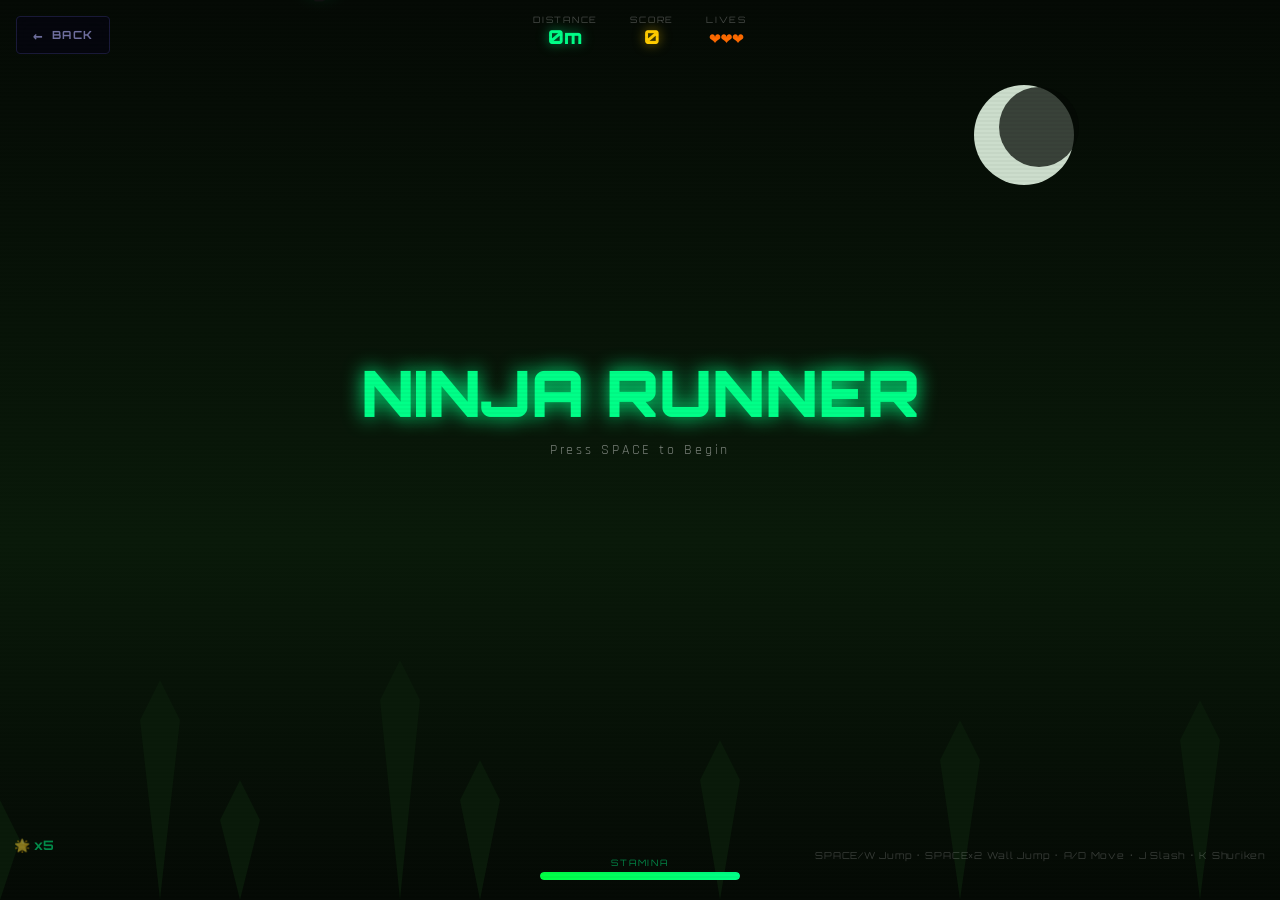
<file: games/ninja-runner.html>
<!DOCTYPE html>
<html lang="en">
<head>
<meta charset="UTF-8">
<meta name="viewport" content="width=device-width, initial-scale=1.0, maximum-scale=1.0, user-scalable=no">
<title>Ninja Runner — Nexus Arena</title>
<link rel="stylesheet" href="../assets/css/core.css">
<style>
  body{background:#050a05;overflow:hidden;color:#e8e8ff;}
  canvas{display:block;}
  #hud{position:fixed;inset:0;pointer-events:none;z-index:10;}
  #toprow{position:absolute;top:clamp(10px,2vw,14px);left:50%;transform:translateX(-50%);display:flex;gap:clamp(1rem,4vw,2rem);align-items:center;}
  .inf{text-align:center;}
  .ilbl{font-family:'Orbitron',monospace;font-size:clamp(0.45rem,1.2vw,0.55rem);letter-spacing:.2em;color:#ffffff44;}
  .ival{font-family:'Orbitron',monospace;font-weight:900;font-size:clamp(0.9rem,3vw,1.2rem);}
  #distVal{color:#00ff88;text-shadow:0 0 12px #00ff8888;}
  #scoreVal{color:#ffcc00;text-shadow:0 0 12px #ffcc0088;}
  #livesVal{color:#ff6b00;}
  #staminaWrap{position:absolute;bottom:clamp(16px,3vw,20px);left:50%;transform:translateX(-50%);text-align:center;}
  #staminaLbl{font-family:'Orbitron',monospace;font-size:clamp(0.45rem,1.2vw,0.55rem);letter-spacing:.2em;color:#00ff8888;margin-bottom:4px;}
  #staminaBg{width:clamp(120px,30vw,200px);height:8px;background:#111;border-radius:4px;overflow:hidden;margin:0 auto;}
  #staminaFill{height:100%;background:linear-gradient(90deg,#00ff44,#00ff88);border-radius:4px;transition:width .1s;box-shadow:0 0 8px #00ff8866;}
  #ctrl{position:absolute;bottom:clamp(36px,6vw,12px);right:14px;font-family:'Orbitron',monospace;font-size:clamp(0.45rem,1.2vw,0.6rem);letter-spacing:.08em;color:#ffffff33;line-height:1.8;text-align:right;}
  @media (max-width: 768px) { #ctrl { display: none; } }
  #ann{position:absolute;top:45%;left:50%;transform:translate(-50%,-50%);text-align:center;}
  #anT{font-family:'Orbitron',monospace;font-weight:900;font-size:clamp(2rem,6vw,4rem);opacity:0;transition:all .25s;}
  #anS{font-size:clamp(0.7rem,2vw,0.9rem);letter-spacing:.2em;color:#ffffff77;margin-top:.5rem;opacity:0;}
  #flash{position:absolute;inset:0;opacity:0;pointer-events:none;transition:opacity .05s;}
</style>
</head>
<body>
<canvas id="c"></canvas>
<a href="../index.html" class="back-btn">Back</a>
<div id="hud">
  <div id="toprow">
    <div class="inf"><div class="ilbl">DISTANCE</div><div class="ival" id="distVal">0m</div></div>
    <div class="inf"><div class="ilbl">SCORE</div><div class="ival" id="scoreVal">0</div></div>
    <div class="inf"><div class="ilbl">LIVES</div><div class="ival" id="livesVal">❤️❤️❤️</div></div>
  </div>
  <div id="staminaWrap">
    <div id="staminaLbl">STAMINA</div>
    <div id="staminaBg"><div id="staminaFill" style="width:100%"></div></div>
  </div>
  <div id="ctrl">SPACE/W Jump · SPACE×2 Wall Jump · A/D Move · J Slash · K Shuriken</div>
  <div id="ann"><div id="anT"></div><div id="anS"></div></div>
  <div id="flash"></div>
</div>

<script src="../assets/js/shared.js"></script>
<script>
const canvas=document.getElementById('c'),ctx=canvas.getContext('2d');
function resize(){canvas.width=window.innerWidth;canvas.height=window.innerHeight;}
resize();window.addEventListener('resize',resize);

const GRAVITY=0.55, JUMP=-13, WALL_JUMP_X=6;
let gameRunning=false, score=0, dist=0, lives=3, speed=4;
let cameraX=0;

const ninja={x:0,y:0,w:22,h:50,vx:0,vy:0,onGround:false,onWall:false,wallDir:0,jumps:0,maxJumps:2,stamina:100,state:'run',stateTimer:0,animFrame:0,iframes:0,slashCooldown:0};
const platforms=[], obstacles=[], shuriken=[], particles=[], coins=[], enemies=[];
let shurikenCount=5;

function init(){
  score=0;dist=0;lives=3;speed=4;cameraX=0;shurikenCount=5;
  ninja.x=150;ninja.y=300;ninja.vx=0;ninja.vy=0;ninja.jumps=0;ninja.stamina=100;ninja.state='run';ninja.iframes=0;ninja.slashCooldown=0;
  platforms.length=0;obstacles.length=0;shuriken.length=0;particles.length=0;coins.length=0;enemies.length=0;
  platforms.push({x:0,y:canvas.height*.65,w:500,h:20,color:'#1a3a1a'});
  for(let i=1;i<30;i++) spawnPlatform(400+i*280);
  gameRunning=true;
  updateHUD();
}

function spawnPlatform(fromX){
  const y=canvas.height*.3+Math.random()*canvas.height*.35;
  const w=80+Math.random()*160;
  platforms.push({x:fromX,y,w,h:18,color:`hsl(${120+Math.random()*40},40%,${15+Math.random()*10}%)`});
  if(Math.random()<.5) obstacles.push({x:fromX+w*.3+Math.random()*w*.4,y:y-30,w:20,h:30,type:Math.random()<.4?'spike':'box'});
  if(Math.random()<.6) coins.push({x:fromX+w*.2+Math.random()*w*.6,y:y-40,r:10,collected:false,bob:Math.random()*Math.PI*2});
  if(Math.random()<.25&&dist>200) enemies.push({x:fromX+w*.4,y:y-40,w:24,h:44,vx:-(1+Math.random()),hp:2,alive:true,dir:-1});
  if(Math.random()<.3) platforms.push({x:fromX+w+40,y:y-80,w:18,h:100,color:'#2a2a1a',isWall:true});
}

const keys={};
window.addEventListener('keydown',e=>{
  if(!keys[e.code]){
    if(e.code==='Space'||e.code==='KeyW'||e.code==='ArrowUp') doJump();
    if(e.code==='KeyJ') doSlash();
    if(e.code==='KeyK') throwShuriken();
  }
  keys[e.code]=true;
  if(!gameRunning&&(e.code==='Space'||e.code==='Enter')){init();}
});
window.addEventListener('keyup',e=>{keys[e.code]=false;});

// Touch controls
let touchKeys = {};
function initTouch() {
  if (!('ontouchstart' in window)) return;
  const defs = [
    { id: 'tn-left', icon: '◀', style: 'left:4vw;bottom:16vw;', key: 'ArrowLeft' },
    { id: 'tn-right', icon: '▶', style: 'left:16vw;bottom:16vw;', key: 'ArrowRight' },
    { id: 'tn-jump', icon: '▲', style: 'left:4vw;bottom:6vw;width:64px;height:64px;font-size:1.5rem;', key: 'Space', action: () => doJump() },
    { id: 'tn-slash', icon: '⚔️', style: 'right:16vw;bottom:16vw;', key: 'KeyJ', action: () => doSlash() },
    { id: 'tn-shuri', icon: '🌟', style: 'right:4vw;bottom:16vw;', key: 'KeyK', action: () => throwShuriken() },
  ];
  defs.forEach(d => {
    const el = document.createElement('div');
    el.id = d.id;
    el.style.cssText = `position:fixed;z-index:50;width:56px;height:56px;border-radius:50%;background:rgba(255,255,255,0.08);border:1px solid rgba(255,255,255,0.15);color:rgba(255,255,255,0.6);font-size:1.2rem;display:flex;align-items:center;justify-content:center;pointer-events:all;-webkit-user-select:none;user-select:none;transition:background 0.15s;${d.style}`;
    el.textContent = d.icon;
    el.dataset.key = d.key || '';
    if (d.action) el.dataset.action = '1';
    document.body.appendChild(el);
  });
  document.addEventListener('touchstart', e => {
    const t = e.changedTouches[0];
    const el = document.elementFromPoint(t.clientX, t.clientY);
    if (el && el.dataset && el.dataset.key) {
      e.preventDefault();
      touchKeys[el.dataset.key] = true;
      el.style.background = 'rgba(255,255,255,0.2)';
      if (el.dataset.action) {
        if (el.dataset.key === 'Space') doJump();
        if (el.dataset.key === 'KeyJ') doSlash();
        if (el.dataset.key === 'KeyK') throwShuriken();
      }
    }
  }, { passive: false });
  document.addEventListener('touchend', e => {
    const t = e.changedTouches[0];
    const el = document.elementFromPoint(t.clientX, t.clientY);
    if (el && el.dataset && el.dataset.key) {
      touchKeys[el.dataset.key] = false;
      el.style.background = 'rgba(255,255,255,0.08)';
    }
  });
  document.addEventListener('touchcancel', () => {
    touchKeys = {};
    document.querySelectorAll('[data-key]').forEach(el => el.style.background = 'rgba(255,255,255,0.08)');
  });
}

function doJump(){
  if(ninja.onGround){ninja.vy=JUMP;ninja.jumps=1;ninja.onGround=false;ninja.stamina=Math.max(0,ninja.stamina-15);spawnParticles(ninja.x,ninja.y+25,'#00ff88',4);}
  else if(ninja.onWall){ninja.vy=JUMP*.9;ninja.vx=ninja.wallDir*WALL_JUMP_X;ninja.onWall=false;ninja.jumps=1;spawnParticles(ninja.x,ninja.y,'#00ff44',6);showAnn('WALL JUMP!','','#00ff88',400);}
  else if(ninja.jumps<ninja.maxJumps){ninja.vy=JUMP*.8;ninja.jumps++;ninja.stamina=Math.max(0,ninja.stamina-20);spawnParticles(ninja.x,ninja.y,'#00ff8866',6);}
}

function doSlash(){
  if(ninja.slashCooldown>0) return;
  ninja.state='slash';ninja.stateTimer=18;ninja.slashCooldown=25;
  spawnParticles(ninja.x+(keys['KeyD']||touchKeys['ArrowRight']?30:-30),ninja.y,'#00ff88',10,5);
  enemies.forEach(e=>{if(e.alive&&Math.abs(e.x-ninja.x)<70&&Math.abs(e.y-ninja.y)<60){e.hp--;spawnParticles(e.x,e.y,'#ff6b00',8);if(e.hp<=0){e.alive=false;score+=200;}}});
  flash(document.getElementById('flash'),'#00ff8822',.15);
}

function throwShuriken(){
  if(shurikenCount<=0) return;
  shurikenCount--;
  const dir=ninja.vx>=0?1:-1;
  shuriken.push({x:ninja.x,y:ninja.y-10,vx:dir*10,vy:-2,rot:0,life:1});
}

function spawnParticles(x,y,color,n=6,spd=3){
  for(let i=0;i<n;i++){const a=Math.random()*Math.PI*2,s=Math.random()*spd+1;particles.push({x,y,vx:Math.cos(a)*s,vy:Math.sin(a)*s-1,life:1,color,size:Math.random()*4+2});}
}

function flash(el,c,i=.3){if(!el)return;el.style.background=c;el.style.opacity=i;setTimeout(()=>el.style.opacity=0,80);}
let annT=null;
function showAnn(t,s,c,d){const at=document.getElementById('anT'),as=document.getElementById('anS');at.textContent=t;at.style.color=c;at.style.opacity=1;at.style.transform='scale(1)';at.style.textShadow=`0 0 20px ${c}`;as.textContent=s;as.style.opacity=s?1:0;clearTimeout(annT);if(d<9000)annT=setTimeout(()=>{at.style.opacity=0;at.style.transform='scale(.5)';as.style.opacity=0;},d);}

function updateHUD(){
  document.getElementById('distVal').textContent=Math.floor(dist)+'m';
  document.getElementById('scoreVal').textContent=score;
  document.getElementById('livesVal').textContent='❤️'.repeat(Math.max(0,lives));
  document.getElementById('staminaFill').style.width=ninja.stamina+'%';
}

function update(){
  if(!gameRunning) return;
  speed=Math.min(8,4+dist/2000);
  ninja.vx=speed;
  if(keys['KeyA']||keys['ArrowLeft']||touchKeys['ArrowLeft']) ninja.vx-=2;
  if(keys['KeyD']||keys['ArrowRight']||touchKeys['ArrowRight']) ninja.vx+=1;

  ninja.vy+=GRAVITY;
  ninja.x+=ninja.vx;
  ninja.y+=ninja.vy;
  ninja.animFrame++;
  if(ninja.stateTimer>0){ninja.stateTimer--;if(ninja.stateTimer<=0)ninja.state='run';}
  if(ninja.slashCooldown>0) ninja.slashCooldown--;
  if(ninja.iframes>0) ninja.iframes--;
  ninja.stamina=Math.min(100,ninja.stamina+.15);

  cameraX=ninja.x-canvas.width*.25;

  ninja.onGround=false;ninja.onWall=false;
  platforms.forEach(p=>{
    const nx=ninja.x-cameraX, px=p.x-cameraX;
    if(p.isWall){
      if(nx+ninja.w/2>px&&nx-ninja.w/2<px+p.w&&ninja.y+ninja.h>p.y&&ninja.y<p.y+p.h){
        if(ninja.vy>0||ninja.vx!==0){ninja.onWall=true;ninja.wallDir=nx<px+p.w/2?1:-1;ninja.vy=Math.min(ninja.vy,1.5);ninja.jumps=0;}
      }
    } else {
      if(ninja.y+ninja.h>p.y&&ninja.y+ninja.h<p.y+p.h+15&&ninja.x+ninja.w/2>p.x&&ninja.x-ninja.w/2<p.x+p.w&&ninja.vy>=0){
        ninja.y=p.y-ninja.h;ninja.vy=0;ninja.onGround=true;ninja.jumps=0;
      }
    }
  });

  obstacles.forEach(o=>{
    const ox=o.x-cameraX;
    if(ninja.x+ninja.w/2>o.x&&ninja.x-ninja.w/2<o.x+o.w&&ninja.y+ninja.h>o.y&&ninja.y<o.y+o.h&&ninja.iframes===0){
      hitNinja();
    }
  });

  coins.forEach(c=>{
    if(c.collected) return;
    c.bob+=.08;
    if(Math.hypot(c.x-ninja.x,c.y-ninja.y)<30){c.collected=true;score+=50;spawnParticles(c.x,c.y,'#ffcc00',8);}
  });

  enemies.forEach(e=>{
    if(!e.alive) return;
    e.x+=e.vx;
    const pf=platforms.find(p=>!p.isWall&&e.x>p.x&&e.x<p.x+p.w&&e.y+e.h>=p.y-2&&e.y+e.h<=p.y+10);
    if(!pf||(e.x<=pf.x+5)||(e.x>=pf.x+pf.w-5)) e.vx*=-1;
    if(Math.abs(e.x-ninja.x)<24&&Math.abs(e.y-ninja.y)<50&&ninja.iframes===0) hitNinja();
  });

  for(let i=shuriken.length-1;i>=0;i--){
    const s=shuriken[i];s.x+=s.vx;s.y+=s.vy;s.vy+=.15;s.rot+=.3;s.life-=.012;
    if(s.life<=0||s.x>ninja.x+800){shuriken.splice(i,1);continue;}
    enemies.forEach(e=>{if(e.alive&&Math.abs(s.x-e.x)<20&&Math.abs(s.y-e.y)<30){e.hp-=2;spawnParticles(e.x,e.y,'#00ff88',6);if(e.hp<=0){e.alive=false;score+=200;}shuriken.splice(i,1);}});
  }

  for(let i=particles.length-1;i>=0;i--){const p=particles[i];p.x+=p.vx;p.y+=p.vy;p.vy+=.1;p.life-=.025;if(p.life<=0)particles.splice(i,1);}

  dist+=speed*.016*60*.1;

  const lastPf=platforms.reduce((a,b)=>a.x>b.x?a:b);
  if(lastPf.x<cameraX+canvas.width+400) spawnPlatform(lastPf.x+160+Math.random()*200);

  for(let i=platforms.length-1;i>=0;i--){if(platforms[i].x+platforms[i].w<cameraX-100)platforms.splice(i,1);}
  for(let i=obstacles.length-1;i>=0;i--){if(obstacles[i].x<cameraX-100)obstacles.splice(i,1);}
  for(let i=coins.length-1;i>=0;i--){if(coins[i].x<cameraX-100)coins.splice(i,1);}
  for(let i=enemies.length-1;i>=0;i--){if(!enemies[i].alive||enemies[i].x<cameraX-100)enemies.splice(i,1);}

  if(ninja.y>canvas.height+80) hitNinja();

  updateHUD();
}

function hitNinja(){
  lives--;ninja.iframes=90;ninja.vy=-8;flash(document.getElementById('flash'),'#ff000055',.35);spawnParticles(ninja.x,ninja.y,'#ff3300',15);
  if(lives<=0){gameRunning=false;showAnn('GAME OVER','Press SPACE to retry','#ff0044',9999);}
  else showAnn('HIT!','','#ff6b00',600);
  updateHUD();
}

function draw(){
  const g=ctx.createLinearGradient(0,0,0,canvas.height);
  g.addColorStop(0,'#050a05');g.addColorStop(.6,'#0a1a0a');g.addColorStop(1,'#050a05');
  ctx.fillStyle=g;ctx.fillRect(0,0,canvas.width,canvas.height);
  ctx.save();ctx.translate(canvas.width*.8,canvas.height*.15);
  ctx.fillStyle='#ccddcc';ctx.beginPath();ctx.arc(0,0,50,0,Math.PI*2);ctx.fill();
  ctx.fillStyle='#050a05bb';ctx.beginPath();ctx.arc(15,-8,40,0,Math.PI*2);ctx.fill();
  ctx.restore();
  for(let i=0;i<8;i++){
    const tx=((i*240-cameraX*.1)%canvas.width+canvas.width)%canvas.width;
    const th=60+i*20;ctx.fillStyle='#0a1a0a';
    ctx.beginPath();ctx.moveTo(tx,canvas.height);ctx.lineTo(tx-20,canvas.height-th);ctx.lineTo(tx,canvas.height-th-40);ctx.lineTo(tx+20,canvas.height-th);ctx.closePath();ctx.fill();
  }
  platforms.forEach(p=>{
    const px=p.x-cameraX;
    if(px>canvas.width+50||px+p.w<-50) return;
    ctx.fillStyle=p.color;ctx.fillRect(px,p.y,p.w,p.h);
    if(!p.isWall){ctx.strokeStyle='#00ff8833';ctx.lineWidth=1;ctx.strokeRect(px,p.y,p.w,p.h);ctx.fillStyle='#00ff8811';ctx.fillRect(px,p.y,p.w,3);}
    else{ctx.strokeStyle='#ffcc0033';ctx.lineWidth=1;ctx.strokeRect(px,p.y,p.w,p.h);}
  });
  coins.forEach(c=>{
    if(c.collected) return;
    const cx2=c.x-cameraX;if(cx2<-20||cx2>canvas.width+20) return;
    const cy=c.y+Math.sin(c.bob)*5;
    ctx.shadowColor='#ffcc00';ctx.shadowBlur=12;ctx.fillStyle='#ffcc00';ctx.beginPath();ctx.arc(cx2,cy,c.r,0,Math.PI*2);ctx.fill();
    ctx.fillStyle='#fffaaa';ctx.beginPath();ctx.arc(cx2-3,cy-3,3,0,Math.PI*2);ctx.fill();ctx.shadowBlur=0;
  });
  obstacles.forEach(o=>{
    const ox=o.x-cameraX;if(ox<-30||ox>canvas.width+30) return;
    if(o.type==='spike'){
      ctx.shadowColor='#ff3300';ctx.shadowBlur=8;ctx.fillStyle='#cc1100';
      for(let i=0;i<3;i++){ctx.beginPath();ctx.moveTo(ox-o.w/2+i*o.w/2.5,o.y+o.h);ctx.lineTo(ox-o.w/2+i*o.w/2.5+o.w/5,o.y);ctx.lineTo(ox-o.w/2+(i+1)*o.w/2.5,o.y+o.h);ctx.closePath();ctx.fill();}
      ctx.shadowBlur=0;
    } else {
      ctx.fillStyle='#553300';ctx.fillRect(ox-o.w/2,o.y,o.w,o.h);
      ctx.strokeStyle='#aa6600';ctx.lineWidth=1;ctx.strokeRect(ox-o.w/2,o.y,o.w,o.h);
    }
  });
  enemies.forEach(e=>{
    if(!e.alive) return;
    const ex=e.x-cameraX;if(ex<-30||ex>canvas.width+30) return;
    ctx.save();ctx.translate(ex,e.y);ctx.scale(e.vx<0?-1:1,1);
    ctx.fillStyle='#223322';ctx.beginPath();ctx.roundRect(-e.w/2,-e.h,e.w,e.h*.6,3);ctx.fill();
    ctx.fillStyle='#334433';ctx.beginPath();ctx.roundRect(-e.w/2,-e.h*.4,e.w,e.h*.4,2);ctx.fill();
    ctx.fillStyle='#115511';ctx.beginPath();ctx.arc(0,-e.h+8,10,0,Math.PI*2);ctx.fill();
    ctx.fillStyle='#ff0000';ctx.beginPath();ctx.arc(3,-e.h+6,3,0,Math.PI*2);ctx.fill();
    ctx.fillStyle='#55aa55';ctx.strokeStyle='#55aa55';ctx.lineWidth=2;ctx.beginPath();ctx.moveTo(e.w*.4,-e.h*.7);ctx.lineTo(e.w*.4+18,-e.h*.5);ctx.stroke();
    ctx.restore();
  });
  shuriken.forEach(s=>{
    const sx=s.x-cameraX;ctx.save();ctx.translate(sx,s.y);ctx.rotate(s.rot);
    ctx.shadowColor='#00ff88';ctx.shadowBlur=10;ctx.fillStyle='#00cc66';
    for(let i=0;i<4;i++){ctx.save();ctx.rotate(i*Math.PI/2);ctx.beginPath();ctx.moveTo(0,0);ctx.lineTo(3,-10);ctx.lineTo(0,-7);ctx.lineTo(-3,-10);ctx.closePath();ctx.fill();ctx.restore();}
    ctx.shadowBlur=0;ctx.restore();
  });
  drawNinja2();
  particles.forEach(p=>{const px=p.x-cameraX;ctx.globalAlpha=p.life;ctx.fillStyle=p.color;ctx.beginPath();ctx.arc(px,p.y,p.size*p.life,0,Math.PI*2);ctx.fill();});
  ctx.globalAlpha=1;
  ctx.font='bold clamp(11px,2.5vw,13px) Orbitron,monospace';ctx.fillStyle='#00ff8888';ctx.textAlign='left';ctx.fillText(`🌟 x${shurikenCount}`,14,canvas.height-50);
}

function drawNinja2(){
  const x=canvas.width*.25, y=ninja.y;
  ctx.save();ctx.translate(x,y);
  if(ninja.iframes>0&&Math.floor(ninja.iframes/5)%2===0){ctx.globalAlpha=.3;}
  const dir=ninja.vx>0?1:-1;ctx.scale(dir,1);
  const g=ctx.createRadialGradient(0,-25,3,0,-25,40);g.addColorStop(0,'#00ff8833');g.addColorStop(1,'transparent');
  ctx.fillStyle=g;ctx.beginPath();ctx.arc(0,-25,40,0,Math.PI*2);ctx.fill();
  const run=Math.sin(ninja.animFrame*.25)*8;
  ctx.fillStyle='#111111';ctx.beginPath();ctx.roundRect(-9,-ninja.h,18,ninja.h*.55,3);ctx.fill();
  ctx.fillStyle='#111';
  ctx.save();ctx.rotate(run*Math.PI/180);ctx.beginPath();ctx.roundRect(-6,-ninja.h*.45,10,ninja.h*.46,2);ctx.fill();ctx.restore();
  ctx.save();ctx.rotate(-run*Math.PI/180);ctx.beginPath();ctx.roundRect(-4,-ninja.h*.43,10,ninja.h*.46,2);ctx.fill();ctx.restore();
  ctx.fillStyle='#111111';ctx.beginPath();ctx.arc(0,-ninja.h+8,11,0,Math.PI*2);ctx.fill();
  ctx.fillStyle='#cc0000';ctx.fillRect(-11,-ninja.h+4,22,5);
  ctx.fillStyle='#ff3333';ctx.beginPath();ctx.moveTo(11,-ninja.h+4);ctx.lineTo(18,-ninja.h+12);ctx.lineTo(14,-ninja.h+4);ctx.closePath();ctx.fill();
  ctx.shadowColor='#00ff88';ctx.shadowBlur=8;ctx.fillStyle='#00ff88';ctx.beginPath();ctx.arc(4,-ninja.h+9,2,0,Math.PI*2);ctx.fill();ctx.shadowBlur=0;
  if(ninja.state==='slash'){
    ctx.shadowColor='#00ff88';ctx.shadowBlur=20;ctx.strokeStyle='#00ff88';ctx.lineWidth=3;
    ctx.beginPath();ctx.moveTo(5,-ninja.h*.8);ctx.lineTo(42,-ninja.h*.4);ctx.stroke();
    ctx.beginPath();ctx.moveTo(5,-ninja.h*.6);ctx.lineTo(38,-ninja.h*.3);ctx.stroke();
    ctx.shadowBlur=0;
    ctx.strokeStyle='#ccccff';ctx.lineWidth=2;ctx.beginPath();ctx.moveTo(5,-ninja.h*.7);ctx.lineTo(40,-ninja.h*.3);ctx.stroke();
  } else {
    ctx.strokeStyle='#888';ctx.lineWidth=2;ctx.beginPath();ctx.moveTo(9,-ninja.h+15);ctx.lineTo(9,-ninja.h*.35);ctx.stroke();
    ctx.strokeStyle='#aaaacc';ctx.lineWidth=1;ctx.beginPath();ctx.moveTo(9,-ninja.h+20);ctx.lineTo(9,-ninja.h*.38);ctx.stroke();
  }
  if(ninja.onWall){ctx.strokeStyle='#00ff8866';ctx.lineWidth=2;ctx.setLineDash([4,4]);ctx.beginPath();ctx.moveTo(-12,-40);ctx.lineTo(-18,-0);ctx.stroke();ctx.setLineDash([]);}
  ctx.globalAlpha=1;ctx.restore();
}

if(!gameRunning){showAnn('NINJA RUNNER','Press SPACE to Begin','#00ff88',9999);}

function loop(){draw();update();requestAnimationFrame(loop);}
loop();
initTouch();
</script>
</body>
</html>
</file>
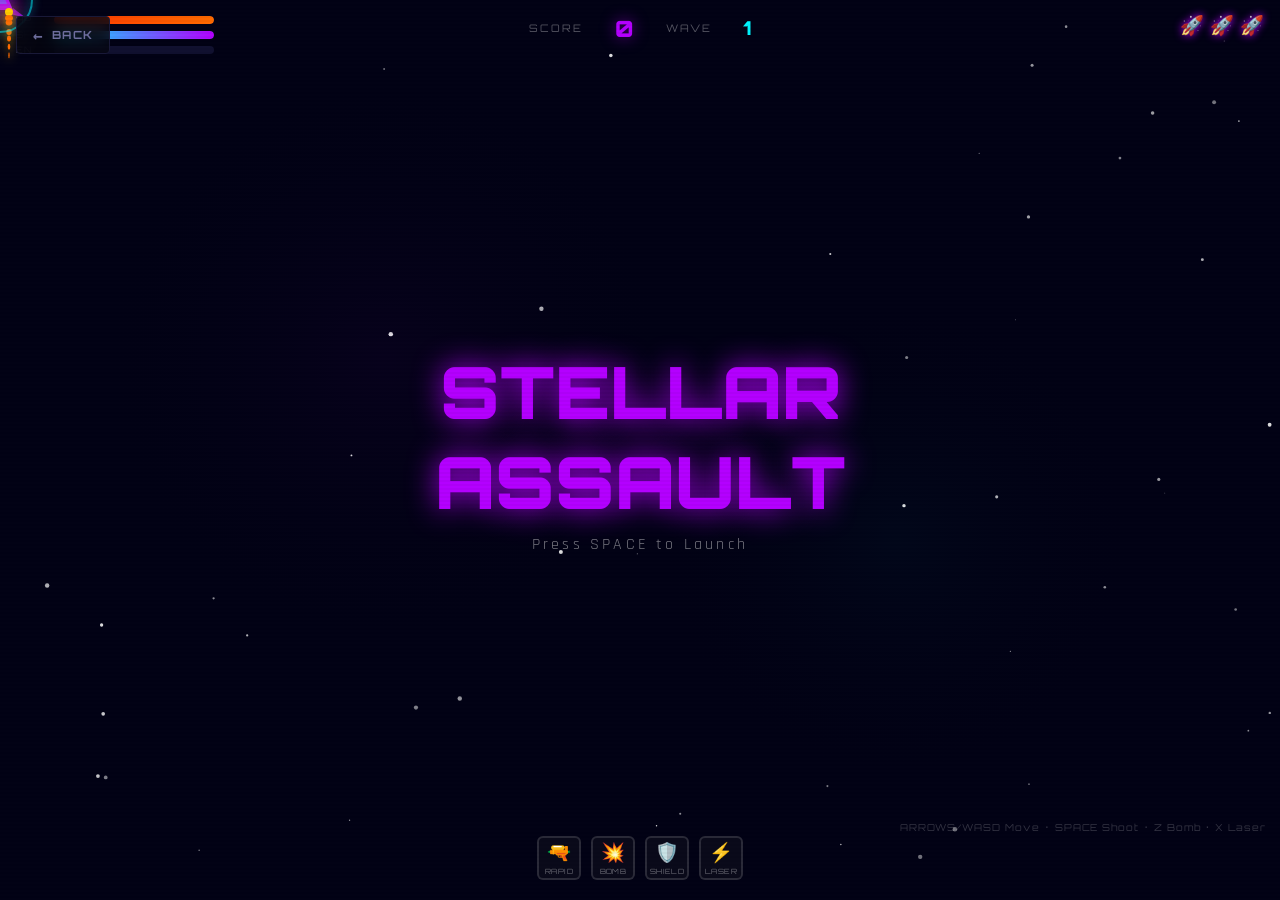
<file: games/space.html>
<!DOCTYPE html>
<html lang="en">
<head>
<meta charset="UTF-8">
<meta name="viewport" content="width=device-width, initial-scale=1.0, maximum-scale=1.0, user-scalable=no">
<title>Stellar Assault — Nexus Arena</title>
<link rel="stylesheet" href="../assets/css/core.css">
<style>
  body{background:#020215;overflow:hidden;color:#e8e8ff;}
  canvas{display:block;}
  #hud{position:fixed;inset:0;pointer-events:none;z-index:10;}
  #topbar{position:absolute;top:clamp(10px,2vw,14px);left:50%;transform:translateX(-50%);display:flex;align-items:center;gap:clamp(1rem,4vw,2rem);}
  #scoreLbl{font-family:'Orbitron',monospace;font-size:clamp(.5rem,1.2vw,.65rem);letter-spacing:.2em;color:#ffffff55;}
  #scoreVal{font-family:'Orbitron',monospace;font-weight:900;font-size:clamp(1rem,3vw,1.4rem);color:#b400ff;text-shadow:0 0 15px #b400ff88;}
  #waveLbl{font-family:'Orbitron',monospace;font-size:clamp(.5rem,1.2vw,.65rem);letter-spacing:.15em;color:#ffffff55;}
  #waveVal{font-family:'Orbitron',monospace;font-weight:900;font-size:clamp(.9rem,2.5vw,1.2rem);color:#00f5ff;}
  .bar-row{display:flex;align-items:center;gap:.5rem;margin-bottom:4px;}
  .bar-lbl{font-family:'Orbitron',monospace;font-size:clamp(.45rem,1vw,.55rem);letter-spacing:.15em;color:#ffffff55;width:clamp(22px,4vw,30px);}
  .bar-bg{width:clamp(100px,22vw,160px);height:clamp(6px,1.2vw,8px);background:#111130;border-radius:4px;overflow:hidden;}
  .bar-in{height:100%;border-radius:4px;transition:width .15s;}
  #hpFill{background:linear-gradient(90deg,#ff3300,#ff6b00);box-shadow:0 0 8px #ff3300;}
  #shFill{background:linear-gradient(90deg,#00f5ff,#b400ff);box-shadow:0 0 8px #00f5ff;}
  #energyFill{background:linear-gradient(90deg,#ffcc00,#ff6b00);box-shadow:0 0 8px #ffcc00;}
  #bars{position:absolute;top:clamp(10px,2vw,14px);left:clamp(12px,2vw,16px);}
  #lives{position:absolute;top:clamp(10px,2vw,14px);right:clamp(12px,2vw,16px);display:flex;gap:6px;align-items:center;}
  .life-icon{font-size:clamp(1rem,3vw,1.2rem);filter:drop-shadow(0 0 4px #b400ff);}
  #powerupBar{position:absolute;bottom:clamp(14px,3vw,20px);left:50%;transform:translateX(-50%);display:flex;gap:clamp(6px,1.5vw,10px);}
  .pu-slot{width:clamp(36px,8vw,44px);height:clamp(36px,8vw,44px);border:2px solid #ffffff22;border-radius:6px;background:#0a0a1a;display:flex;flex-direction:column;align-items:center;justify-content:center;font-size:clamp(1rem,2.5vw,1.2rem);gap:1px;}
  .pu-slot.active{border-color:#ffcc00;box-shadow:0 0 12px #ffcc0066;}
  .pu-lbl{font-family:'Orbitron',monospace;font-size:clamp(.35rem,.8vw,.45rem);letter-spacing:.05em;color:#ffffff66;}
  @media (max-width: 480px) {
    .pu-lbl { display: none; }
    #powerupBar { bottom: 10px; }
    .pu-slot { width: 42px; height: 42px; font-size: 1.2rem; }
  }
  #ctrl{position:absolute;bottom:clamp(64px,12vw,12px);right:14px;font-family:'Orbitron',monospace;font-size:clamp(.45rem,1.2vw,.6rem);letter-spacing:.1em;color:#ffffff33;line-height:1.8;text-align:right;}
  @media (max-width: 768px) { #ctrl { display: none; } }
  #ann{position:absolute;top:50%;left:50%;transform:translate(-50%,-50%);text-align:center;}
  #anT{font-family:'Orbitron',monospace;font-weight:900;font-size:clamp(2rem,6vw,4.5rem);opacity:0;transform:scale(.5);transition:all .25s;}
  #anS{font-size:clamp(.8rem,2vw,1rem);letter-spacing:.2em;color:#ffffff77;margin-top:.5rem;opacity:0;}
  #flash{position:absolute;inset:0;opacity:0;pointer-events:none;transition:opacity .05s;}
</style>
</head>
<body>
<canvas id="c"></canvas>
<a href="../index.html" class="back-btn">Back</a>
<div id="hud">
  <div id="bars">
    <div class="bar-row"><span class="bar-lbl">HP</span><div class="bar-bg"><div class="bar-in" id="hpFill" style="width:100%"></div></div></div>
    <div class="bar-row"><span class="bar-lbl">SH</span><div class="bar-bg"><div class="bar-in" id="shFill" style="width:100%"></div></div></div>
    <div class="bar-row"><span class="bar-lbl">EN</span><div class="bar-bg"><div class="bar-in" id="energyFill" style="width:0%"></div></div></div>
  </div>
  <div id="topbar">
    <span id="scoreLbl">SCORE</span><span id="scoreVal">0</span>
    <span id="waveLbl">WAVE</span><span id="waveVal">1</span>
  </div>
  <div id="lives"><span class="life-icon">🚀</span><span class="life-icon">🚀</span><span class="life-icon">🚀</span></div>
  <div id="powerupBar">
    <div class="pu-slot" id="pu0"><span>🔫</span><span class="pu-lbl">RAPID</span></div>
    <div class="pu-slot" id="pu1"><span>💥</span><span class="pu-lbl">BOMB</span></div>
    <div class="pu-slot" id="pu2"><span>🛡️</span><span class="pu-lbl">SHIELD</span></div>
    <div class="pu-slot" id="pu3"><span>⚡</span><span class="pu-lbl">LASER</span></div>
  </div>
  <div id="ctrl">ARROWS/WASD Move · SPACE Shoot · Z Bomb · X Laser</div>
  <div id="ann"><div id="anT"></div><div id="anS"></div></div>
  <div id="flash"></div>
</div>

<script src="../assets/js/shared.js"></script>
<script>
const canvas=document.getElementById('c'), ctx=canvas.getContext('2d');
function resize(){canvas.width=window.innerWidth;canvas.height=window.innerHeight;}
resize(); window.addEventListener('resize',resize);

const S={score:0,wave:1,lives:3,running:false,phase:'menu'};
const player={x:0,y:0,w:36,h:42,hp:100,maxHp:100,shield:100,maxShield:100,energy:0,maxEnergy:100,speed:4,iframes:0,angle:0};
const bullets=[], enemies=[], asteroids=[], particles=[], powerups=[], bossLasers=[];
let boss=null, bossPhase=0;
let waveTimer=0, waveEnemies=0;
const keys={};
let autoShootTimer=0;
let rapidFire=false, rapidTimer=0;
let laserActive=false, laserTimer=0;
let shieldBonus=false, shieldBonusTimer=0;

const stars=[];
for(let i=0;i<250;i++) stars.push({x:Math.random()*3000,y:Math.random()*2000,s:Math.random()*2+.3,sp:Math.random()*.5+.2,b:Math.random()});

window.addEventListener('keydown',e=>{keys[e.code]=true;handleKey(e.code);});
window.addEventListener('keyup',e=>{keys[e.code]=false;});

// Touch controls
let touchKeys = {};
function initTouch() {
  if (!('ontouchstart' in window)) return;
  const defs = [
    { id: 'ts-left', icon: '◀', style: 'left:4vw;bottom:16vw;', key: 'ArrowLeft' },
    { id: 'ts-right', icon: '▶', style: 'left:16vw;bottom:16vw;', key: 'ArrowRight' },
    { id: 'ts-up', icon: '▲', style: 'left:4vw;bottom:6vw;', key: 'ArrowUp' },
    { id: 'ts-down', icon: '▼', style: 'left:16vw;bottom:6vw;', key: 'ArrowDown' },
    { id: 'ts-fire', icon: '🔫', style: 'right:4vw;bottom:6vw;width:64px;height:64px;font-size:1.5rem;', key: 'Space' },
    { id: 'ts-bomb', icon: '💥', style: 'right:16vw;bottom:16vw;', key: 'KeyZ', action: () => dropBomb() },
  ];
  defs.forEach(d => {
    const el = document.createElement('div');
    el.id = d.id;
    el.style.cssText = `position:fixed;z-index:50;width:56px;height:56px;border-radius:50%;background:rgba(255,255,255,0.08);border:1px solid rgba(255,255,255,0.15);color:rgba(255,255,255,0.6);font-size:1.2rem;display:flex;align-items:center;justify-content:center;pointer-events:all;-webkit-user-select:none;user-select:none;transition:background 0.15s;${d.style}`;
    el.textContent = d.icon;
    el.dataset.key = d.key || '';
    if (d.action) el.dataset.action = '1';
    document.body.appendChild(el);
  });
  document.addEventListener('touchstart', e => {
    const t = e.changedTouches[0];
    const el = document.elementFromPoint(t.clientX, t.clientY);
    if (el && el.dataset && el.dataset.key) {
      e.preventDefault();
      touchKeys[el.dataset.key] = true;
      el.style.background = 'rgba(255,255,255,0.2)';
      if (el.dataset.action && el.dataset.key === 'KeyZ') dropBomb();
    }
  }, { passive: false });
  document.addEventListener('touchend', e => {
    const t = e.changedTouches[0];
    const el = document.elementFromPoint(t.clientX, t.clientY);
    if (el && el.dataset && el.dataset.key) {
      touchKeys[el.dataset.key] = false;
      el.style.background = 'rgba(255,255,255,0.08)';
    }
  });
  document.addEventListener('touchcancel', () => {
    touchKeys = {};
    document.querySelectorAll('[data-key]').forEach(el => el.style.background = 'rgba(255,255,255,0.08)');
  });
}

function handleKey(code){
  if(!S.running&&(code==='Space'||code==='Enter')){startGame();return;}
  if(code==='KeyZ') dropBomb();
  if(code==='KeyX') activateLaser();
}

function startGame(){
  S.score=0;S.wave=1;S.lives=3;S.running=true;S.phase='fight';
  player.x=canvas.width/2;player.y=canvas.height*.75;
  player.hp=100;player.shield=100;player.energy=0;
  enemies.length=0;bullets.length=0;asteroids.length=0;particles.length=0;powerups.length=0;
  boss=null;bossPhase=0;
  showAnn('WAVE 1','STELLAR ASSAULT BEGINS','#b400ff',2000);
  setTimeout(()=>spawnWave(1),2100);
  updateHUD();
}

function spawnWave(w){
  S.wave=w;
  document.getElementById('waveVal').textContent=w;
  const count=4+w*2;
  for(let i=0;i<count;i++){
    setTimeout(()=>{
      enemies.push({
        x:Math.random()*(canvas.width-80)+40, y:-40-Math.random()*100,
        w:32,h:28, hp:10+w*3, maxHp:10+w*3,
        vx:(Math.random()-.5)*1.5, vy:1+Math.random()*w*.3,
        type:Math.random()<.3?'heavy':'basic',
        shootTimer:Math.floor(Math.random()*120)+60,
        wobble:Math.random()*Math.PI*2, wobbleAmp:Math.random()*20+5
      });
    },i*300);
  }
  for(let i=0;i<3+w;i++){
    asteroids.push({x:Math.random()*canvas.width,y:-60-Math.random()*200,r:15+Math.random()*25,vx:(Math.random()-.5)*1.5,vy:1+Math.random()*1.5,rot:0,rotSpeed:(Math.random()-.5)*.04,pts:makeAstPts()});
  }
  if(w%3===0&&w>0) setTimeout(()=>spawnBoss(w),3000);
}

function makeAstPts(){const pts=[];for(let i=0;i<8;i++){const a=i/8*Math.PI*2;const r=.7+Math.random()*.3;pts.push([Math.cos(a)*r,Math.sin(a)*r]);}return pts;}

function spawnBoss(w){
  bossPhase=0;
  boss={x:canvas.width/2,y:120,w:90,h:60,hp:200+w*30,maxHp:200+w*30,vx:1.5,vy:0,shootTimer:0,chargeTimer:0,charging:false,shieldHp:100};
  showAnn('BOSS INCOMING!',`WAVE ${w} WARSHIP`,'#ff0044',2000);
}

function dropBomb(){
  if(player.energy<50) return;
  player.energy=Math.max(0,player.energy-50);
  for(const e of enemies){spawnParticles(e.x,e.y,'#ff6b00',12);e.hp=0;}
  for(const a of asteroids){spawnParticles(a.x,a.y,'#aaa',8);}
  asteroids.length=0;
  flash(document.getElementById('flash'),'#ff6b00',.4,80);
  showAnn('BOMB!','','#ff6b00',800);
  updateHUD();
}

function activateLaser(){
  if(player.energy<30) return;
  player.energy=Math.max(0,player.energy-30);
  laserActive=true; laserTimer=90;
  document.getElementById('pu3').classList.add('active');
  updateHUD();
}

function shootBullet(x,y,vx,vy,color,dmg,owner){
  bullets.push({x,y,vx,vy,color,dmg,owner,life:1,r:4+(dmg/10)});
}

function spawnParticles(x,y,color,n=8,spd=4){
  for(let i=0;i<n;i++){const a=Math.random()*Math.PI*2,s=Math.random()*spd+1;particles.push({x,y,vx:Math.cos(a)*s,vy:Math.sin(a)*s,life:1,color,size:Math.random()*5+2});}
}

function spawnPowerup(x,y){
  const types=[{icon:'🔫',color:'#ffcc00',type:'rapid'},{icon:'💥',color:'#ff6b00',type:'bomb'},{icon:'🛡️',color:'#00f5ff',type:'shield'},{icon:'⚡',color:'#b400ff',type:'laser'}];
  const t=types[Math.floor(Math.random()*types.length)];
  powerups.push({x,y,vy:.8,r:16,...t,bob:0});
}

function update(){
  if(!S.running) return;
  movePlayer();
  updateBullets();
  updateEnemies();
  updateAsteroids();
  updatePowerups();
  updateParticles();
  updateBoss();
  const rate=rapidFire?4:12;
  autoShootTimer++;
  if(autoShootTimer>=rate&&(keys['Space']||touchKeys['Space'])){
    autoShootTimer=0;
    shootBullet(player.x,player.y-20,0,-10,'#b400ff',8,'player');
    if(rapidFire){shootBullet(player.x-12,player.y-10,-1,-9.5,'#ff6b00',6,'player');shootBullet(player.x+12,player.y-10,1,-9.5,'#ff6b00',6,'player');}
    spawnParticles(player.x,player.y-24,'#b400ff44',3,2);
  }
  if(laserActive){laserTimer--;if(laserTimer<=0){laserActive=false;document.getElementById('pu3').classList.remove('active');}
    enemies.forEach(e=>{if(Math.abs(e.x-player.x)<18){e.hp-=2;spawnParticles(e.x,e.y,'#00f5ff',2);}});
    if(boss&&Math.abs(boss.x-player.x)<30){boss.hp-=3;spawnParticles(boss.x,boss.y,'#00f5ff',3);}
  }
  if(rapidFire){rapidTimer--;if(rapidTimer<=0){rapidFire=false;document.getElementById('pu0').classList.remove('active');}}
  if(shieldBonus){shieldBonusTimer--;if(shieldBonusTimer<=0){shieldBonus=false;document.getElementById('pu2').classList.remove('active');}}
  if(!shieldBonus) player.shield=Math.min(player.maxShield,player.shield+.05);
  player.energy=Math.min(player.maxEnergy,player.energy+.08);
  if(player.iframes>0) player.iframes--;
  updateHUD();
  if(enemies.length===0&&!boss&&S.phase==='fight'){
    waveTimer++;
    if(waveTimer>180){waveTimer=0;S.wave++;showAnn(`WAVE ${S.wave}`,'','#00f5ff',1500);setTimeout(()=>spawnWave(S.wave),1600);}
  }
}

function movePlayer(){
  const spd=player.speed;
  if(keys['ArrowLeft']||keys['KeyA']||touchKeys['ArrowLeft']) player.x-=spd;
  if(keys['ArrowRight']||keys['KeyD']||touchKeys['ArrowRight']) player.x+=spd;
  if(keys['ArrowUp']||keys['KeyW']||touchKeys['ArrowUp']) player.y-=spd*.7;
  if(keys['ArrowDown']||keys['KeyS']||touchKeys['ArrowDown']) player.y+=spd*.7;
  player.x=Math.max(20,Math.min(canvas.width-20,player.x));
  player.y=Math.max(40,Math.min(canvas.height-40,player.y));
}

function updateBullets(){
  for(let i=bullets.length-1;i>=0;i--){
    const b=bullets[i];
    b.x+=b.vx; b.y+=b.vy; b.life-=.012;
    if(b.y<-20||b.y>canvas.height+20||b.x<-20||b.x>canvas.width+20||b.life<=0){bullets.splice(i,1);continue;}
    if(b.owner==='player'){
      for(let j=enemies.length-1;j>=0;j--){
        const e=enemies[j];
        if(Math.abs(b.x-e.x)<e.w/2&&Math.abs(b.y-e.y)<e.h/2){
          e.hp-=b.dmg; spawnParticles(b.x,b.y,b.color,5); bullets.splice(i,1);
          if(e.hp<=0){S.score+=e.type==='heavy'?150:80;document.getElementById('scoreVal').textContent=S.score;spawnParticles(e.x,e.y,'#ff6b00',14);if(Math.random()<.25)spawnPowerup(e.x,e.y);player.energy=Math.min(player.maxEnergy,player.energy+8);enemies.splice(j,1);}
          break;
        }
      }
      if(boss&&Math.abs(b.x-boss.x)<boss.w/2&&Math.abs(b.y-boss.y)<boss.h/2){
        if(boss.shieldHp>0){boss.shieldHp-=b.dmg*.5;spawnParticles(b.x,b.y,'#00f5ff',5);}
        else{boss.hp-=b.dmg;spawnParticles(b.x,b.y,'#ff0044',5);}
        bullets.splice(i,1);
        if(boss&&boss.hp<=0){S.score+=5000;document.getElementById('scoreVal').textContent=S.score;spawnParticles(boss.x,boss.y,'#ff6b00',40,7);flash(document.getElementById('flash'),'#ff6b00',.5,80);showAnn('BOSS DESTROYED!','+5000 SCORE','#ffcc00',2500);boss=null;}
      }
      for(let j=asteroids.length-1;j>=0;j--){
        const a=asteroids[j];
        if(Math.hypot(b.x-a.x,b.y-a.y)<a.r){spawnParticles(b.x,b.y,'#aaa',5);bullets.splice(i,1);a.hp=(a.hp||3)-b.dmg/3;if(a.hp<=0){spawnParticles(a.x,a.y,'#888',12);asteroids.splice(j,1);S.score+=30;document.getElementById('scoreVal').textContent=S.score;}break;}
      }
    } else {
      if(Math.abs(b.x-player.x)<18&&Math.abs(b.y-player.y)<22&&player.iframes===0){
        if(shieldBonus||player.shield>0){player.shield=Math.max(0,player.shield-15);spawnParticles(b.x,b.y,'#00f5ff',5);}
        else{player.hp=Math.max(0,player.hp-10);spawnParticles(b.x,b.y,'#ff0000',6);}
        bullets.splice(i,1); player.iframes=30; flash(document.getElementById('flash'),'#ff000033',.2,80);
        if(player.hp<=0) loseLife();
      }
    }
  }
}

function updateEnemies(){
  for(let i=enemies.length-1;i>=0;i--){
    const e=enemies[i];
    e.wobble+=.04;
    e.x+=e.vx+Math.sin(e.wobble)*e.wobbleAmp*.03;
    e.y+=e.vy;
    if(e.y>canvas.height+50){enemies.splice(i,1);continue;}
    if(e.x<20||e.x>canvas.width-20) e.vx*=-1;
    e.shootTimer--;
    if(e.shootTimer<=0){
      shootBullet(e.x,e.y+16,0,3.5,'#ff3300',6,'enemy');
      if(e.type==='heavy'){shootBullet(e.x-8,e.y+10,-1,3,'#ff6600',5,'enemy');shootBullet(e.x+8,e.y+10,1,3,'#ff6600',5,'enemy');}
      e.shootTimer=60+Math.random()*60;
    }
    if(Math.abs(e.x-player.x)<28&&Math.abs(e.y-player.y)<28&&player.iframes===0){
      player.hp=Math.max(0,player.hp-20);player.iframes=40;flash(document.getElementById('flash'),'#ff000044',.3,80);spawnParticles(e.x,e.y,'#ff6b00',10);enemies.splice(i,1);if(player.hp<=0)loseLife();
    }
  }
}

function updateAsteroids(){
  for(let i=asteroids.length-1;i>=0;i--){
    const a=asteroids[i];
    a.x+=a.vx; a.y+=a.vy; a.rot+=a.rotSpeed;
    if(a.y>canvas.height+80){asteroids.splice(i,1);continue;}
    if(Math.hypot(a.x-player.x,a.y-player.y)<a.r+18&&player.iframes===0){
      player.hp=Math.max(0,player.hp-15);player.iframes=40;flash(document.getElementById('flash'),'#ff330033',.25,80);spawnParticles(a.x,a.y,'#888',10);asteroids.splice(i,1);if(player.hp<=0)loseLife();
    }
  }
}

function updatePowerups(){
  for(let i=powerups.length-1;i>=0;i--){
    const p=powerups[i];
    p.y+=p.vy; p.bob+=.06;
    if(p.y>canvas.height+30){powerups.splice(i,1);continue;}
    if(Math.hypot(p.x-player.x,p.y-player.y)<28){
      applyPowerup(p.type);spawnParticles(p.x,p.y,p.color,10);powerups.splice(i,1);S.score+=50;document.getElementById('scoreVal').textContent=S.score;
    }
  }
}

function applyPowerup(type){
  if(type==='rapid'){rapidFire=true;rapidTimer=300;document.getElementById('pu0').classList.add('active');}
  if(type==='bomb'){player.energy=Math.min(player.maxEnergy,player.energy+50);flash(document.getElementById('flash'),'#ff6b0022',.1,80);}
  if(type==='shield'){shieldBonus=true;shieldBonusTimer=400;player.shield=100;document.getElementById('pu2').classList.add('active');}
  if(type==='laser'){player.energy=Math.min(player.maxEnergy,player.energy+40);}
  showAnn(type.toUpperCase()+' ACQUIRED!','','#ffcc00',800);
}

function updateBoss(){
  if(!boss) return;
  boss.x+=boss.vx;
  if(boss.x<boss.w/2||boss.x>canvas.width-boss.w/2) boss.vx*=-1;
  boss.shieldHp=Math.min(100,boss.shieldHp+.1);
  boss.shootTimer++;
  if(boss.shootTimer>40){
    boss.shootTimer=0;
    const ang=Math.atan2(player.y-boss.y,player.x-boss.x);
    shootBullet(boss.x,boss.y+boss.h/2,Math.cos(ang)*4,Math.sin(ang)*4,'#ff0044',12,'enemy');
    if(boss.hp<boss.maxHp*.5){
      shootBullet(boss.x-30,boss.y+20,-2,4,'#ff0000',8,'enemy');
      shootBullet(boss.x+30,boss.y+20,2,4,'#ff0000',8,'enemy');
    }
  }
  bossLasers.length=0;
  if(boss.hp<boss.maxHp*.3&&Math.random()<.02){bossLasers.push({x1:boss.x,y1:boss.y+boss.h/2,x2:player.x,y2:player.y});}
  if(bossLasers.length&&Math.abs(boss.x-player.x)<25&&player.iframes===0){player.hp=Math.max(0,player.hp-3);player.iframes=5;flash(document.getElementById('flash'),'#ff000022',.1,80);if(player.hp<=0)loseLife();}
}

function updateParticles(){
  for(let i=particles.length-1;i>=0;i--){const p=particles[i];p.x+=p.vx;p.y+=p.vy;p.vy+=.05;p.life-=.025;if(p.life<=0)particles.splice(i,1);}
}

function loseLife(){
  S.lives--;
  document.querySelectorAll('.life-icon')[S.lives]&&(document.querySelectorAll('.life-icon')[S.lives].style.opacity='.2');
  flash(document.getElementById('flash'),'#ff000066',.5,80);
  if(S.lives<=0){S.running=false;S.phase='gameover';showAnn('GAME OVER',`SCORE: ${S.score}`,'#ff0044',9999);return;}
  player.hp=100;player.shield=100;player.iframes=120;showAnn('SHIP LOST','','#ff6b00',1200);
  spawnParticles(player.x,player.y,'#b400ff',25,7);
}

function draw(){
  ctx.fillStyle='#020215';ctx.fillRect(0,0,canvas.width,canvas.height);
  stars.forEach(s=>{
    s.x-=s.sp*.3; if(s.x<0)s.x=canvas.width;
    ctx.globalAlpha=.4+s.b*.5;ctx.fillStyle='#fff';ctx.beginPath();ctx.arc(s.x,s.y,s.s,0,Math.PI*2);ctx.fill();
  });
  ctx.globalAlpha=1;
  const nb=ctx.createRadialGradient(canvas.width*.3,canvas.height*.4,0,canvas.width*.3,canvas.height*.4,300);
  nb.addColorStop(0,'#b400ff08');nb.addColorStop(1,'transparent');
  ctx.fillStyle=nb;ctx.fillRect(0,0,canvas.width,canvas.height);
  const nb2=ctx.createRadialGradient(canvas.width*.7,canvas.height*.6,0,canvas.width*.7,canvas.height*.6,250);
  nb2.addColorStop(0,'#00f5ff06');nb2.addColorStop(1,'transparent');
  ctx.fillStyle=nb2;ctx.fillRect(0,0,canvas.width,canvas.height);
  drawAsteroids();drawBoss();drawEnemies();drawPowerups();drawPlayer();drawBullets();drawParticlesD();drawLaser();
}

function drawPlayer(){
  const x=player.x,y=player.y;
  ctx.save();ctx.translate(x,y);
  if(player.iframes>0&&Math.floor(player.iframes/4)%2===0){ctx.globalAlpha=.3;}
  ctx.shadowColor='#b400ff';ctx.shadowBlur=20;
  ctx.fillStyle='#b400ff';ctx.beginPath();ctx.moveTo(0,-21);ctx.lineTo(13,10);ctx.lineTo(-13,10);ctx.closePath();ctx.fill();
  ctx.fillStyle='#00f5ff44';ctx.beginPath();ctx.moveTo(0,-14);ctx.lineTo(7,4);ctx.lineTo(-7,4);ctx.closePath();ctx.fill();
  ctx.fillStyle='#8800cc';ctx.beginPath();ctx.moveTo(-13,8);ctx.lineTo(-26,18);ctx.lineTo(-10,14);ctx.closePath();ctx.fill();
  ctx.beginPath();ctx.moveTo(13,8);ctx.lineTo(26,18);ctx.lineTo(10,14);ctx.closePath();ctx.fill();
  ctx.fillStyle='#ffcc00';ctx.shadowColor='#ffcc00';ctx.shadowBlur=15;
  ctx.beginPath();ctx.arc(-9,12,4,0,Math.PI*2);ctx.fill();ctx.beginPath();ctx.arc(9,12,4,0,Math.PI*2);ctx.fill();
  ctx.shadowBlur=10;ctx.fillStyle='#ff6b00';
  for(let i=0;i<6;i++){const fy=12+i*8+Math.random()*6,fw=(1-i/6)*4;ctx.beginPath();ctx.ellipse(-9,fy,fw,3,0,0,Math.PI*2);ctx.fill();ctx.beginPath();ctx.ellipse(9,fy,fw,3,0,0,Math.PI*2);ctx.fill();}
  if(shieldBonus||player.shield>0){ctx.shadowColor='#00f5ff';ctx.shadowBlur=player.shield>0?8:0;ctx.strokeStyle=`rgba(0,245,255,${(shieldBonus?.4:player.shield/200)})`;ctx.lineWidth=2;ctx.beginPath();ctx.arc(0,0,32,0,Math.PI*2);ctx.stroke();}
  ctx.shadowBlur=0;ctx.globalAlpha=1;ctx.restore();
}

function drawEnemies(){
  enemies.forEach(e=>{
    ctx.save();ctx.translate(e.x,e.y);
    const hpPct=e.hp/e.maxHp;
    ctx.shadowColor=e.type==='heavy'?'#ff0000':'#ff4400';ctx.shadowBlur=12;
    ctx.fillStyle=e.type==='heavy'?'#440000':'#220000';
    ctx.beginPath();ctx.ellipse(0,0,e.w/2,e.h/2,0,0,Math.PI*2);ctx.fill();
    ctx.fillStyle=e.type==='heavy'?'#cc0000':'#883300';
    ctx.beginPath();ctx.ellipse(0,0,e.w/2*.7,e.h/2*.7,0,0,Math.PI*2);ctx.fill();
    ctx.fillStyle='#ff0044';ctx.beginPath();ctx.arc(-6,-4,4,0,Math.PI*2);ctx.fill();ctx.beginPath();ctx.arc(6,-4,4,0,Math.PI*2);ctx.fill();
    if(e.type==='heavy'){ctx.fillStyle='#ff6b00';for(let i=0;i<4;i++){ctx.save();ctx.rotate(i*Math.PI/2);ctx.beginPath();ctx.moveTo(0,-e.h/2*.9);ctx.lineTo(4,-e.h/2*.6);ctx.lineTo(-4,-e.h/2*.6);ctx.closePath();ctx.fill();ctx.restore();}}
    ctx.shadowBlur=0;
    ctx.fillStyle='#333';ctx.fillRect(-e.w/2,e.h/2+3,e.w,4);
    ctx.fillStyle=hpPct>.5?'#00ff44':'#ff4400';ctx.fillRect(-e.w/2,e.h/2+3,e.w*hpPct,4);
    ctx.restore();
  });
}

function drawAsteroids(){
  asteroids.forEach(a=>{
    ctx.save();ctx.translate(a.x,a.y);ctx.rotate(a.rot);
    ctx.fillStyle='#332211';ctx.beginPath();
    a.pts.forEach((p,i)=>{i===0?ctx.moveTo(p[0]*a.r,p[1]*a.r):ctx.lineTo(p[0]*a.r,p[1]*a.r);});
    ctx.closePath();ctx.fill();
    ctx.strokeStyle='#554433';ctx.lineWidth=2;ctx.stroke();
    ctx.restore();
  });
}

function drawBoss(){
  if(!boss) return;
  ctx.save();ctx.translate(boss.x,boss.y);
  const hpPct=boss.hp/boss.maxHp;
  ctx.shadowColor='#ff0044';ctx.shadowBlur=30;
  ctx.fillStyle='#330011';ctx.beginPath();ctx.ellipse(0,0,boss.w/2,boss.h/2,0,0,Math.PI*2);ctx.fill();
  ctx.fillStyle='#660022';ctx.beginPath();ctx.ellipse(0,0,boss.w*.35,boss.h*.35,0,0,Math.PI*2);ctx.fill();
  [[-30,10],[30,10],[0,-24]].forEach(([tx,ty])=>{
    ctx.fillStyle='#cc0033';ctx.beginPath();ctx.arc(tx,ty,10,0,Math.PI*2);ctx.fill();
    ctx.strokeStyle='#ff0044';ctx.lineWidth=2;const ang=Math.atan2(boss.y+ty-10-(canvas.height*.8),boss.x+tx-boss.x);ctx.beginPath();ctx.moveTo(tx,ty);ctx.lineTo(tx+Math.cos(ang)*18,ty+Math.sin(ang)*18);ctx.stroke();
  });
  if(boss.shieldHp>0){ctx.strokeStyle=`rgba(0,245,255,${boss.shieldHp/200})`;ctx.lineWidth=3;ctx.shadowColor='#00f5ff';ctx.shadowBlur=15;ctx.beginPath();ctx.arc(0,0,boss.w*.6,0,Math.PI*2);ctx.stroke();}
  ctx.shadowBlur=0;
  ctx.restore();
  ctx.fillStyle='#111';ctx.fillRect(canvas.width/2-150,8,300,12);
  ctx.fillStyle=hpPct>.5?'#ff0044':'#ff6600';ctx.fillRect(canvas.width/2-150,8,300*hpPct,12);
  ctx.strokeStyle='#ff004444';ctx.lineWidth=1;ctx.strokeRect(canvas.width/2-150,8,300,12);
  ctx.fillStyle='#fff';ctx.font='bold 9px Orbitron,monospace';ctx.textAlign='center';ctx.fillText('BOSS',canvas.width/2,18);
  bossLasers.forEach(l=>{ctx.strokeStyle='#ff004488';ctx.lineWidth=4;ctx.shadowColor='#ff0044';ctx.shadowBlur=15;ctx.beginPath();ctx.moveTo(l.x1,l.y1);ctx.lineTo(l.x2,l.y2);ctx.stroke();ctx.shadowBlur=0;});
}

function drawPowerups(){
  powerups.forEach(p=>{
    ctx.save();ctx.translate(p.x,p.y+Math.sin(p.bob)*5);
    ctx.shadowColor=p.color;ctx.shadowBlur=15;
    ctx.fillStyle=p.color+'33';ctx.beginPath();ctx.arc(0,0,16,0,Math.PI*2);ctx.fill();
    ctx.strokeStyle=p.color;ctx.lineWidth=1.5;ctx.stroke();
    ctx.font='16px serif';ctx.textAlign='center';ctx.fillStyle='#fff';ctx.fillText(p.icon,0,5);
    ctx.shadowBlur=0;ctx.restore();
  });
}

function drawBullets(){
  bullets.forEach(b=>{
    ctx.globalAlpha=b.life;ctx.shadowColor=b.color;ctx.shadowBlur=12;ctx.fillStyle=b.color;ctx.beginPath();ctx.ellipse(b.x,b.y,b.r,b.r*1.8,0,0,Math.PI*2);ctx.fill();
    ctx.fillStyle='#fff';ctx.beginPath();ctx.arc(b.x,b.y,b.r*.3,0,Math.PI*2);ctx.fill();ctx.shadowBlur=0;
  });
  ctx.globalAlpha=1;
}

function drawLaser(){
  if(!laserActive) return;
  ctx.shadowColor='#00f5ff';ctx.shadowBlur=20;ctx.strokeStyle=`rgba(0,245,255,${laserTimer/90})`;ctx.lineWidth=4;
  ctx.beginPath();ctx.moveTo(player.x,player.y-20);ctx.lineTo(player.x,0);ctx.stroke();
  ctx.strokeStyle='rgba(255,255,255,.3)';ctx.lineWidth=1;ctx.stroke();ctx.shadowBlur=0;
}

function drawParticlesD(){
  particles.forEach(p=>{ctx.globalAlpha=p.life;ctx.fillStyle=p.color;ctx.shadowColor=p.color;ctx.shadowBlur=6;ctx.beginPath();ctx.arc(p.x,p.y,p.size*p.life,0,Math.PI*2);ctx.fill();ctx.shadowBlur=0;});
  ctx.globalAlpha=1;
}

function updateHUD(){
  document.getElementById('hpFill').style.width=player.hp+'%';
  document.getElementById('shFill').style.width=player.shield+'%';
  document.getElementById('energyFill').style.width=player.energy+'%';
}

let flashT=null;
function flash(el,c,i=.3,d=80){if(!el)return;el.style.background=c;el.style.opacity=i;clearTimeout(el._ft);el._ft=setTimeout(()=>el.style.opacity=0,d);}
let annT=null;
function showAnn(t,s,c,d){const at=document.getElementById('anT'),as=document.getElementById('anS');at.textContent=t;at.style.color=c;at.style.textShadow=`0 0 30px ${c}`;at.style.opacity=1;at.style.transform='scale(1)';as.textContent=s;as.style.opacity=s?1:0;clearTimeout(annT);if(d<9000)annT=setTimeout(()=>{at.style.opacity=0;at.style.transform='scale(.5)';as.style.opacity=0;},d);}

showAnn('STELLAR ASSAULT','Press SPACE to Launch','#b400ff',9999);

function loop(){draw();update();requestAnimationFrame(loop);}
loop();
initTouch();
</script>
</body>
</html>
</file>
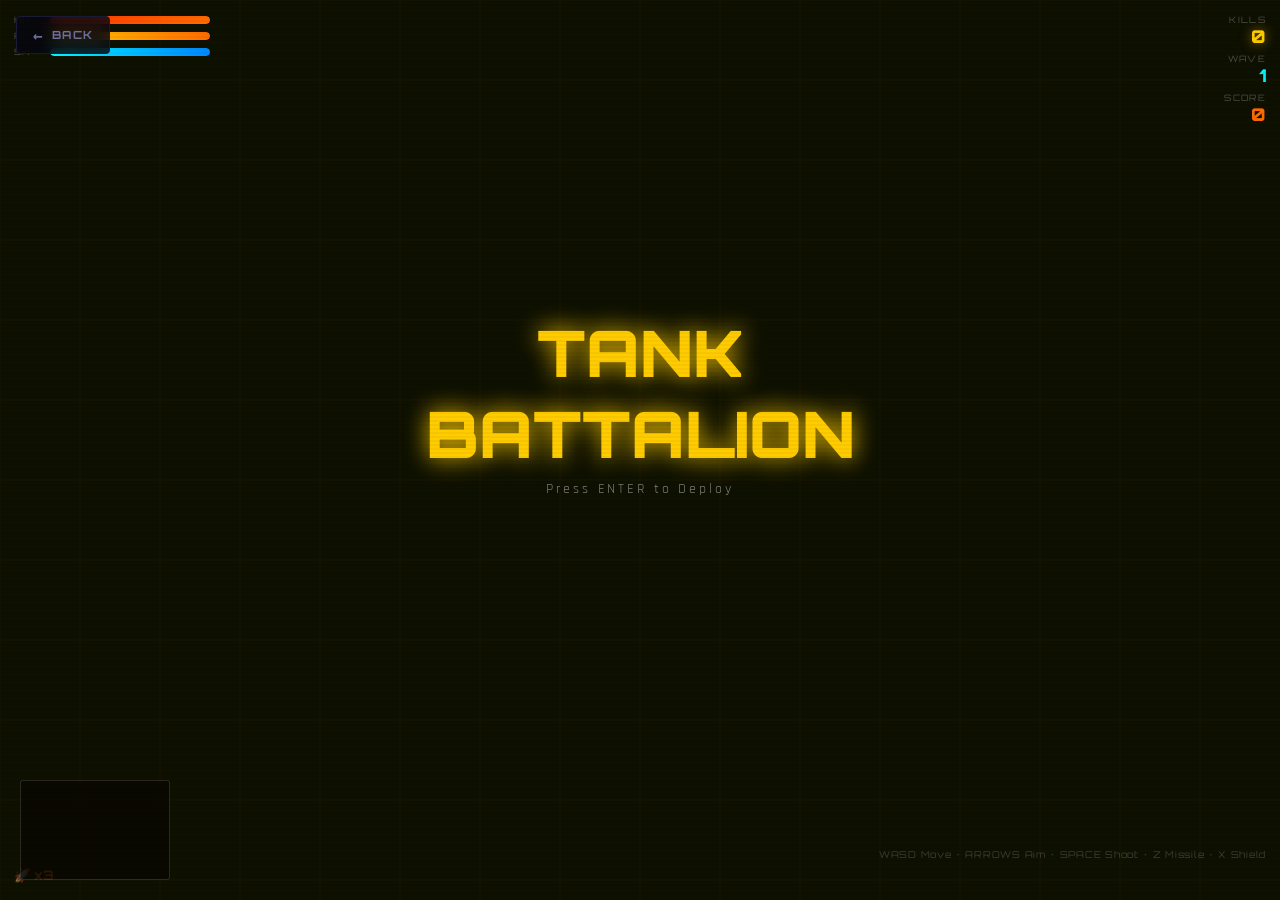
<file: games/tankfight.html>
<!DOCTYPE html>
<html lang="en">
<head>
<meta charset="UTF-8">
<meta name="viewport" content="width=device-width, initial-scale=1.0, maximum-scale=1.0, user-scalable=no">
<title>Tank Battalion — Nexus Arena</title>
<link rel="stylesheet" href="../assets/css/core.css">
<style>
  body{background:#0a0800;overflow:hidden;color:#e8e8ff;}
  canvas{display:block;}
  #hud{position:fixed;inset:0;pointer-events:none;z-index:10;}
  #topleft{position:absolute;top:clamp(10px,2vw,14px);left:clamp(10px,2vw,14px);}
  .brow{display:flex;align-items:center;gap:.5rem;margin-bottom:5px;}
  .blbl{font-family:'Orbitron',monospace;font-size:clamp(.45rem,1vw,.55rem);letter-spacing:.15em;color:#ffffff44;width:clamp(22px,4vw,28px);}
  .bbg{width:clamp(100px,22vw,160px);height:clamp(6px,1.2vw,8px);background:#111;border-radius:4px;overflow:hidden;}
  .bfill{height:100%;border-radius:4px;transition:width .15s;}
  #hpF{background:linear-gradient(90deg,#ff3300,#ff6b00);box-shadow:0 0 8px #ff330066;}
  #amF{background:linear-gradient(90deg,#ffcc00,#ff6b00);box-shadow:0 0 8px #ffcc0066;}
  #shF{background:linear-gradient(90deg,#00f5ff,#0088ff);box-shadow:0 0 8px #00f5ff66;}
  #topright{position:absolute;top:clamp(10px,2vw,14px);right:clamp(10px,2vw,14px);text-align:right;}
  .tval{font-family:'Orbitron',monospace;font-weight:900;font-size:clamp(.8rem,2.5vw,1.1rem);}
  #killsV{color:#ffcc00;text-shadow:0 0 12px #ffcc0088;}
  #waveV{color:#00f5ff;}
  #scoreV{color:#ff6b00;}
  #ctrl{position:absolute;bottom:clamp(36px,6vw,12px);right:14px;font-family:'Orbitron',monospace;font-size:clamp(.45rem,1.2vw,.58rem);letter-spacing:.08em;color:#ffffff33;line-height:1.8;text-align:right;}
  @media (max-width: 768px) { #ctrl { display: none; } }
  #ann{position:absolute;top:45%;left:50%;transform:translate(-50%,-50%);text-align:center;}
  #anT{font-family:'Orbitron',monospace;font-weight:900;font-size:clamp(2rem,5vw,4rem);opacity:0;transition:all .25s;}
  #anS{font-size:clamp(.7rem,1.8vw,.9rem);letter-spacing:.2em;color:#ffffff77;margin-top:.4rem;opacity:0;}
  #flash{position:absolute;inset:0;opacity:0;pointer-events:none;transition:opacity .06s;}
  #minimapWrap{position:absolute;bottom:clamp(10px,2vw,20px);left:clamp(10px,2vw,20px);width:clamp(100px,20vw,150px);height:clamp(66px,13vw,100px);background:#0a0800bb;border:1px solid #ffffff22;border-radius:3px;}
  canvas#minimap{width:100%;height:100%;}
</style>
</head>
<body>
<canvas id="c"></canvas>
<a href="../index.html" class="back-btn">Back</a>
<div id="hud">
  <div id="topleft">
    <div class="brow"><span class="blbl">HP</span><div class="bbg"><div class="bfill" id="hpF" style="width:100%"></div></div></div>
    <div class="brow"><span class="blbl">AM</span><div class="bbg"><div class="bfill" id="amF" style="width:100%"></div></div></div>
    <div class="brow"><span class="blbl">SH</span><div class="bbg"><div class="bfill" id="shF" style="width:100%"></div></div></div>
  </div>
  <div id="topright">
    <div style="font-family:'Orbitron',monospace;font-size:clamp(.45rem,1vw,.55rem);letter-spacing:.15em;color:#ffffff44">KILLS</div>
    <div class="tval" id="killsV">0</div>
    <div style="font-family:'Orbitron',monospace;font-size:clamp(.45rem,1vw,.55rem);letter-spacing:.15em;color:#ffffff44;margin-top:6px">WAVE</div>
    <div class="tval" id="waveV">1</div>
    <div style="font-family:'Orbitron',monospace;font-size:clamp(.45rem,1vw,.55rem);letter-spacing:.15em;color:#ffffff44;margin-top:6px">SCORE</div>
    <div class="tval" id="scoreV">0</div>
  </div>
  <div id="minimapWrap"><canvas id="minimap" width="150" height="100"></canvas></div>
  <div id="ctrl">WASD Move · ARROWS Aim · SPACE Shoot · Z Missile · X Shield</div>
  <div id="ann"><div id="anT"></div><div id="anS"></div></div>
  <div id="flash"></div>
</div>

<script src="../assets/js/shared.js"></script>
<script>
const canvas=document.getElementById('c'),ctx=canvas.getContext('2d');
const mm=document.getElementById('minimap'),mctx=mm.getContext('2d');
function resize(){canvas.width=window.innerWidth;canvas.height=window.innerHeight;}
resize();window.addEventListener('resize',resize);

const WORLD=2000;
let running=false,score=0,kills=0,wave=1;

const player={x:WORLD/2,y:WORLD*.7,w:40,h:48,hp:100,maxHp:100,shield:100,maxShield:100,ammo:100,maxAmmo:100,angle:0,turretAngle:-Math.PI/2,speed:2.5,shootCool:0,shieldActive:false,shieldTimer:0,iframes:0,missileCount:3};
const shells=[],missiles=[],enemies=[],particles=[],explosions=[],walls=[];
let camX=0,camY=0;

const keys={};
window.addEventListener('keydown',e=>{keys[e.code]=true;if(!running&&(e.code==='Space'||e.code==='Enter'))startGame();if(e.code==='KeyZ')fireMissile();if(e.code==='KeyX')activateShield();});
window.addEventListener('keyup',e=>{keys[e.code]=false;});

// Touch controls
let touchKeys = {};
function initTouch() {
  if (!('ontouchstart' in window)) return;
  const defs = [
    { id: 'tt-w', icon: '▲', style: 'left:4vw;bottom:16vw;width:64px;height:64px;font-size:1.5rem;', key: 'KeyW' },
    { id: 'tt-s', icon: '▼', style: 'left:4vw;bottom:6vw;width:64px;height:64px;font-size:1.5rem;', key: 'KeyS' },
    { id: 'tt-a', icon: '◀', style: 'left:18vw;bottom:16vw;', key: 'KeyA' },
    { id: 'tt-d', icon: '▶', style: 'left:30vw;bottom:16vw;', key: 'KeyD' },
    { id: 'tt-aiml', icon: '↰', style: 'right:16vw;bottom:16vw;', key: 't_aiml' },
    { id: 'tt-aimr', icon: '↱', style: 'right:4vw;bottom:16vw;', key: 't_aimr' },
    { id: 'tt-shoot', icon: '🔫', style: 'right:16vw;bottom:6vw;width:64px;height:64px;font-size:1.5rem;', key: 'Space' },
    { id: 'tt-missile', icon: '🚀', style: 'right:4vw;bottom:6vw;', key: 'KeyZ', action: () => fireMissile() },
  ];
  defs.forEach(d => {
    const el = document.createElement('div');
    el.id = d.id;
    el.style.cssText = `position:fixed;z-index:50;width:56px;height:56px;border-radius:50%;background:rgba(255,255,255,0.08);border:1px solid rgba(255,255,255,0.15);color:rgba(255,255,255,0.6);font-size:1.2rem;display:flex;align-items:center;justify-content:center;pointer-events:all;-webkit-user-select:none;user-select:none;transition:background 0.15s;${d.style}`;
    el.textContent = d.icon;
    el.dataset.key = d.key || '';
    if (d.action) el.dataset.action = '1';
    document.body.appendChild(el);
  });
  document.addEventListener('touchstart', e => {
    const t = e.changedTouches[0];
    const el = document.elementFromPoint(t.clientX, t.clientY);
    if (el && el.dataset && el.dataset.key) {
      e.preventDefault();
      touchKeys[el.dataset.key] = true;
      el.style.background = 'rgba(255,255,255,0.2)';
      if (el.dataset.action && el.dataset.key === 'KeyZ') fireMissile();
    }
  }, { passive: false });
  document.addEventListener('touchend', e => {
    const t = e.changedTouches[0];
    const el = document.elementFromPoint(t.clientX, t.clientY);
    if (el && el.dataset && el.dataset.key) {
      touchKeys[el.dataset.key] = false;
      el.style.background = 'rgba(255,255,255,0.08)';
    }
  });
  document.addEventListener('touchcancel', () => {
    touchKeys = {};
    document.querySelectorAll('[data-key]').forEach(el => el.style.background = 'rgba(255,255,255,0.08)');
  });
}

function startGame(){
  running=true;score=0;kills=0;wave=1;
  player.x=WORLD/2;player.y=WORLD*.7;player.hp=100;player.shield=100;player.ammo=100;player.angle=0;player.turretAngle=-Math.PI/2;player.iframes=0;player.missileCount=3;
  shells.length=0;missiles.length=0;enemies.length=0;particles.length=0;explosions.length=0;walls.length=0;
  buildWalls();spawnWave(1);showAnn('TANK BATTALION','WAVE 1 BEGINS','#ffcc00',2000);
  document.getElementById('anT').style.opacity=0;
  setTimeout(()=>{document.getElementById('anT').style.opacity=0;document.getElementById('anS').style.opacity=0;},2100);
}

function buildWalls(){
  const wDefs=[[300,300,200,20],[700,200,20,180],[900,600,180,20],[400,700,20,200],[1200,400,220,20],[1600,300,20,160],[1400,700,200,20],[1700,600,20,180],[600,900,180,20],[1000,1000,20,200]];
  wDefs.forEach(([x,y,w,h])=>walls.push({x,y,w,h}));
}

function spawnWave(w){
  wave=w;document.getElementById('waveV').textContent=w;
  const n=3+w*2;
  const poses=[[300,200],[1700,200],[300,1800],[1700,1800],[1000,200],[1000,1800],[200,1000],[1800,1000]];
  for(let i=0;i<n;i++){
    const p=poses[i%poses.length];
    const type=w>2&&i<2?'heavy':w>4&&i===0?'sniper':'basic';
    enemies.push({x:p[0]+Math.random()*100-50,y:p[1]+Math.random()*100-50,w:38,h:46,hp:type==='heavy'?40:type==='sniper'?25:20,maxHp:type==='heavy'?40:type==='sniper'?25:20,angle:Math.random()*Math.PI*2,turretAngle:0,shootCool:0,speed:type==='sniper'?.8:type==='heavy'?.9:1.3,shootRate:type==='sniper'?120:type==='heavy'?80:60,type,alive:true,moveTimer:0,targetAngle:Math.random()*Math.PI*2});
  }
}

function fireMissile(){
  if(player.missileCount<=0) return;
  player.missileCount--;
  const tx=player.x+Math.cos(player.turretAngle)*600;
  const ty=player.y+Math.sin(player.turretAngle)*600;
  let best=null,bd=999999;
  enemies.forEach(e=>{if(!e.alive)return;const d=Math.hypot(e.x-tx,e.y-ty);if(d<bd){bd=d;best=e;}});
  const tgt=best||{x:tx,y:ty};
  missiles.push({x:player.x,y:player.y,vx:Math.cos(player.turretAngle)*5,vy:Math.sin(player.turretAngle)*5,target:tgt,life:1,trail:[]});
  flash(document.getElementById('flash'),'#ff6b0022',.2,80);
}

function activateShield(){
  if(player.ammo<20) return;
  player.ammo=Math.max(0,player.ammo-20);
  player.shieldActive=true;player.shieldTimer=180;player.shield=100;
  document.getElementById('shF').style.width='100%';
}

function fireShell(from,angle,owner,dmg,spd){
  shells.push({x:from.x,y:from.y,vx:Math.cos(angle)*spd,vy:Math.sin(angle)*spd,owner,dmg,life:1,trail:[]});
}

function spawnParticles(x,y,color,n=10,spd=5){
  for(let i=0;i<n;i++){const a=Math.random()*Math.PI*2,s=Math.random()*spd+1;particles.push({x,y,vx:Math.cos(a)*s,vy:Math.sin(a)*s,life:1,color,size:Math.random()*5+2});}
}

function spawnExplosion(x,y,r,color){
  explosions.push({x,y,r,maxR:r,life:1,color});
  spawnParticles(x,y,'#ff6b00',20,7);spawnParticles(x,y,'#ffcc00',10,5);
}

function rectOverlap(ax,ay,aw,ah,bx,by,bw,bh){return ax<bx+bw&&ax+aw>bx&&ay<by+bh&&ay+ah>by;}
function wallHit(x,y,r=5){return walls.some(w=>x+r>w.x&&x-r<w.x+w.w&&y+r>w.y&&y-r<w.y+w.h);}

function update(){
  if(!running) return;
  movePlayer();updateEnemies();updateShells();updateMissiles();updateExplosions();
  for(let i=particles.length-1;i>=0;i--){const p=particles[i];p.x+=p.vx;p.y+=p.vy;p.vy+=.08;p.vx*=.97;p.life-=.02;if(p.life<=0)particles.splice(i,1);}
  if(player.iframes>0) player.iframes--;
  if(player.shieldTimer>0){player.shieldTimer--;if(player.shieldTimer<=0)player.shieldActive=false;}
  player.ammo=Math.min(player.maxAmmo,player.ammo+.05);
  if(!player.shieldActive) player.shield=Math.min(player.maxShield,player.shield+.04);
  player.shootCool--;
  if((keys['Space']||touchKeys['Space'])&&player.shootCool<=0&&player.ammo>=5){
    fireShell(player,player.turretAngle,'player',15,10);
    player.ammo=Math.max(0,player.ammo-5);player.shootCool=18;
    spawnParticles(player.x+Math.cos(player.turretAngle)*28,player.y+Math.sin(player.turretAngle)*28,'#ffcc00',4,3);
  }
  if(enemies.every(e=>!e.alive)){wave++;showAnn(`WAVE ${wave}`,'','#ffcc00',1500);setTimeout(()=>spawnWave(wave),1600);}
  camX=player.x-canvas.width/2;camY=player.y-canvas.height/2;
  updateHUD();drawMinimap();
}

function movePlayer(){
  let mx=0,my=0;
  if(keys['KeyW']||keys['ArrowUp']||touchKeys['KeyW']) my=-1;
  if(keys['KeyS']||keys['ArrowDown']||touchKeys['KeyS']) my=1;
  if(keys['KeyA']||keys['ArrowLeft']||touchKeys['KeyA']) mx=-1;
  if(keys['KeyD']||keys['ArrowRight']||touchKeys['KeyD']) mx=1;
  if(mx||my){
    const mag=Math.hypot(mx,my);mx/=mag;my/=mag;
    const nx=player.x+mx*player.speed, ny=player.y+my*player.speed;
    if(!wallHit(nx,player.y,player.w/2)) player.x=Math.max(20,Math.min(WORLD-20,nx));
    if(!wallHit(player.x,ny,player.h/2)) player.y=Math.max(20,Math.min(WORLD-20,ny));
    if(mx||my) player.angle=Math.atan2(my,mx);
  }
  if(keys['ArrowLeft']||touchKeys['t_aiml']) player.turretAngle-=.04;
  if(keys['ArrowRight']||touchKeys['t_aimr']) player.turretAngle+=.04;
  if(keys['ArrowUp']) player.turretAngle-=.04;
  if(keys['ArrowDown']) player.turretAngle+=.04;
}

function updateEnemies(){
  enemies.forEach(e=>{
    if(!e.alive) return;
    e.moveTimer--;
    if(e.moveTimer<=0){e.moveTimer=60+Math.random()*60;e.targetAngle=Math.atan2(player.y-e.y,player.x-e.x)+(Math.random()-.5)*.8;}
    e.angle+=(e.targetAngle-e.angle)*.03;
    const nx=e.x+Math.cos(e.angle)*e.speed,ny=e.y+Math.sin(e.angle)*e.speed;
    if(!wallHit(nx,e.y,e.w/2)) e.x=Math.max(20,Math.min(WORLD-20,nx));
    if(!wallHit(e.x,ny,e.h/2)) e.y=Math.max(20,Math.min(WORLD-20,ny));
    e.turretAngle=Math.atan2(player.y-e.y,player.x-e.x);
    e.shootCool--;
    const dist=Math.hypot(e.x-player.x,e.y-player.y);
    if(e.shootCool<=0&&dist<600){
      fireShell(e,e.turretAngle,'enemy',e.type==='heavy'?12:e.type==='sniper'?18:8,e.type==='sniper'?12:7);
      e.shootCool=e.shootRate;
    }
  });
}

function updateShells(){
  for(let i=shells.length-1;i>=0;i--){
    const s=shells[i];
    s.trail.push({x:s.x,y:s.y});if(s.trail.length>8)s.trail.shift();
    s.x+=s.vx;s.y+=s.vy;s.life-=.012;
    if(s.life<=0||wallHit(s.x,s.y,3)){spawnParticles(s.x,s.y,'#ffcc0088',4,3);shells.splice(i,1);continue;}
    if(s.owner==='player'){
      enemies.forEach(e=>{
        if(!e.alive) return;
        if(Math.abs(s.x-e.x)<e.w/2&&Math.abs(s.y-e.y)<e.h/2){
          e.hp-=s.dmg;spawnExplosion(s.x,s.y,35,'#ff6b00');shells.splice(i,1);
          if(e.hp<=0){e.alive=false;kills++;score+=e.type==='heavy'?500:e.type==='sniper'?400:200;document.getElementById('killsV').textContent=kills;document.getElementById('scoreV').textContent=score;spawnExplosion(e.x,e.y,80,'#ff3300');flash(document.getElementById('flash'),'#ff6b0022',.15,80);}
        }
      });
    } else if(s.owner==='enemy'&&player.iframes===0){
      if(Math.abs(s.x-player.x)<player.w/2&&Math.abs(s.y-player.y)<player.h/2){
        if(player.shieldActive||player.shield>0){player.shield=Math.max(0,player.shield-s.dmg*.6);spawnParticles(s.x,s.y,'#00f5ff',6);}
        else{player.hp=Math.max(0,player.hp-s.dmg);spawnExplosion(s.x,s.y,30,'#ff0000');}
        shells.splice(i,1);player.iframes=20;flash(document.getElementById('flash'),'#ff000033',.25,80);
        if(player.hp<=0){running=false;showAnn('TANK DESTROYED',`SCORE: ${score}`,'#ff0044',9999);}
      }
    }
    if(i>=shells.length) continue;
  }
}

function updateMissiles(){
  for(let i=missiles.length-1;i>=0;i--){
    const m=missiles[i];m.trail.push({x:m.x,y:m.y});if(m.trail.length>15)m.trail.shift();
    if(m.target&&m.target.alive!==false){
      const ang=Math.atan2(m.target.y-m.y,m.target.x-m.x);
      m.vx+=(Math.cos(ang)*6-m.vx)*.08;m.vy+=(Math.sin(ang)*6-m.vy)*.08;
    }
    m.x+=m.vx;m.y+=m.vy;m.life-=.006;
    if(wallHit(m.x,m.y,8)||m.life<=0){spawnExplosion(m.x,m.y,90,'#ff3300');flash(document.getElementById('flash'),'#ff6b0033',.3,80);
      enemies.forEach(e=>{if(!e.alive)return;if(Math.hypot(e.x-m.x,e.y-m.y)<90){e.hp-=40;if(e.hp<=0){e.alive=false;kills++;score+=300;}}});
      continue;
    }
    enemies.forEach(e=>{if(!e.alive)return;if(Math.hypot(m.x-e.x,m.y-e.y)<e.w*.6){spawnExplosion(m.x,m.y,100,'#ff3300');missiles.splice(i,1);e.hp-=50;if(e.hp<=0){e.alive=false;kills++;score+=300;}return;}});
  }
}

function updateExplosions(){
  for(let i=explosions.length-1;i>=0;i--){const e=explosions[i];e.life-=.04;e.r=e.maxR*(1-e.life*.3);if(e.life<=0)explosions.splice(i,1);}
}

function updateHUD(){
  document.getElementById('hpF').style.width=player.hp+'%';
  document.getElementById('amF').style.width=player.ammo+'%';
  document.getElementById('shF').style.width=player.shield+'%';
}

function drawMinimap(){
  mctx.fillStyle='#0a0800';mctx.fillRect(0,0,150,100);
  const sx=150/WORLD,sy=100/WORLD;
  walls.forEach(w=>{mctx.fillStyle='#333311';mctx.fillRect(w.x*sx,w.y*sy,w.w*sx,w.h*sy);});
  enemies.forEach(e=>{if(!e.alive)return;mctx.fillStyle='#ff4400';mctx.beginPath();mctx.arc(e.x*sx,e.y*sy,3,0,Math.PI*2);mctx.fill();});
  mctx.fillStyle='#ffcc00';mctx.shadowColor='#ffcc00';mctx.shadowBlur=5;
  mctx.beginPath();mctx.arc(player.x*sx,player.y*sy,4,0,Math.PI*2);mctx.fill();mctx.shadowBlur=0;
}

function w2s(wx,wy){return {x:wx-camX,y:wy-camY};}

function draw(){
  ctx.fillStyle='#0e1000';ctx.fillRect(0,0,canvas.width,canvas.height);
  ctx.strokeStyle='#1a1500';ctx.lineWidth=1;
  const gs=80,ox=(-camX)%gs,oy=(-camY)%gs;
  for(let x=ox;x<canvas.width;x+=gs){ctx.beginPath();ctx.moveTo(x,0);ctx.lineTo(x,canvas.height);ctx.stroke();}
  for(let y=oy;y<canvas.height;y+=gs){ctx.beginPath();ctx.moveTo(0,y);ctx.lineTo(canvas.width,y);ctx.stroke();}
  walls.forEach(w=>{
    const s=w2s(w.x,w.y);if(s.x+w.w<-5||s.x>canvas.width+5||s.y+w.h<-5||s.y>canvas.height+5) return;
    ctx.fillStyle='#2a2200';ctx.fillRect(s.x,s.y,w.w,w.h);
    ctx.strokeStyle='#44330066';ctx.lineWidth=2;ctx.strokeRect(s.x,s.y,w.w,w.h);
    ctx.fillStyle='#3a3000';ctx.fillRect(s.x,s.y,w.w,4);
  });
  explosions.forEach(e=>{const s=w2s(e.x,e.y);const g=ctx.createRadialGradient(s.x,s.y,0,s.x,s.y,e.r*e.life);g.addColorStop(0,'#ffcc00cc');g.addColorStop(.4,'#ff6b0088');g.addColorStop(1,'transparent');ctx.fillStyle=g;ctx.beginPath();ctx.arc(s.x,s.y,e.r*e.life,0,Math.PI*2);ctx.fill();});
  shells.forEach(sh=>{
    sh.trail.forEach((t,ti)=>{const st=w2s(t.x,t.y);ctx.globalAlpha=(ti/sh.trail.length)*.6;ctx.fillStyle='#ffcc00';ctx.beginPath();ctx.arc(st.x,st.y,2,0,Math.PI*2);ctx.fill();});
    ctx.globalAlpha=1;const s=w2s(sh.x,sh.y);ctx.shadowColor='#ffcc00';ctx.shadowBlur=10;ctx.fillStyle=sh.owner==='player'?'#ffcc00':'#ff4400';ctx.beginPath();ctx.arc(s.x,s.y,4,0,Math.PI*2);ctx.fill();ctx.shadowBlur=0;
  });
  missiles.forEach(m=>{
    m.trail.forEach((t,ti)=>{const st=w2s(t.x,t.y);ctx.globalAlpha=(ti/m.trail.length)*.5;ctx.fillStyle='#ff6b00';ctx.beginPath();ctx.arc(st.x,st.y,3,0,Math.PI*2);ctx.fill();});
    ctx.globalAlpha=1;const s=w2s(m.x,m.y);ctx.shadowColor='#ff3300';ctx.shadowBlur=15;ctx.fillStyle='#ff6b00';ctx.beginPath();ctx.arc(s.x,s.y,6,0,Math.PI*2);ctx.fill();ctx.shadowBlur=0;
  });
  enemies.forEach(e=>{if(!e.alive)return;drawTank(e,w2s(e.x,e.y),e.type==='heavy'?'#441100':e.type==='sniper'?'#110044':'#221100','#ff4400',e.turretAngle,e.hp/e.maxHp);});
  particles.forEach(p=>{const s=w2s(p.x,p.y);ctx.globalAlpha=p.life;ctx.fillStyle=p.color;ctx.shadowColor=p.color;ctx.shadowBlur=5;ctx.beginPath();ctx.arc(s.x,s.y,p.size*p.life,0,Math.PI*2);ctx.fill();ctx.shadowBlur=0;});
  ctx.globalAlpha=1;
  const ps=w2s(player.x,player.y);
  if(player.shieldActive){ctx.strokeStyle='#00f5ff66';ctx.lineWidth=3;ctx.shadowColor='#00f5ff';ctx.shadowBlur=15;ctx.beginPath();ctx.arc(ps.x,ps.y,36,0,Math.PI*2);ctx.stroke();ctx.shadowBlur=0;}
  drawTank({x:player.x,y:player.y,w:player.w,h:player.h},ps,'#003322','#00f5ff',player.turretAngle,player.hp/player.maxHp,true);
  ctx.font='bold clamp(11px,2.5vw,13px) Orbitron,monospace';ctx.fillStyle='#ff6b0088';ctx.textAlign='left';ctx.fillText(`🚀 x${player.missileCount}`,14,canvas.height-20);
}

function drawTank(e,s,bodyCol,turretCol,turretAngle,hpPct,isPlayer=false){
  ctx.save();ctx.translate(s.x,s.y);
  ctx.fillStyle='rgba(0,0,0,.4)';ctx.beginPath();ctx.ellipse(0,4,e.w*.6,e.h*.2,0,0,Math.PI*2);ctx.fill();
  if(isPlayer){ctx.shadowColor='#00f5ff';ctx.shadowBlur=20;}
  ctx.fillStyle='#111';
  [[-e.w*.5,0],[e.w*.5,0]].forEach(([tx])=>{ctx.fillRect(tx-5,-e.h*.45,10,e.h*.9);ctx.strokeStyle='#33333366';ctx.lineWidth=2;for(let i=-e.h*.4;i<e.h*.4;i+=10){ctx.beginPath();ctx.moveTo(tx-5,i);ctx.lineTo(tx+5,i);ctx.stroke();}});
  ctx.fillStyle=bodyCol;ctx.beginPath();ctx.roundRect(-e.w*.38,-e.h*.42,e.w*.76,e.h*.84,4);ctx.fill();
  ctx.fillStyle=isPlayer?'#004433':bodyCol+'88';ctx.beginPath();ctx.roundRect(-e.w*.28,-e.h*.35,e.w*.56,e.h*.7,3);ctx.fill();
  ctx.shadowBlur=0;
  ctx.save();ctx.rotate(turretAngle+Math.PI/2);
  ctx.shadowColor=turretCol;ctx.shadowBlur=8;
  ctx.fillStyle=turretCol+'66';ctx.beginPath();ctx.arc(0,0,e.w*.3,0,Math.PI*2);ctx.fill();
  ctx.fillStyle=turretCol;ctx.fillRect(-3,-3,-e.w*.05,isPlayer?-e.h*.55:-e.h*.5);
  ctx.shadowBlur=0;ctx.restore();
  ctx.fillStyle='#111';ctx.fillRect(-e.w/2,e.h*.48,e.w,5);
  ctx.fillStyle=hpPct>.5?'#00ff44':'#ff4400';ctx.fillRect(-e.w/2,e.h*.48,e.w*hpPct,5);
  ctx.restore();
}

function flash(el,c,i=.3,d=90){if(!el)return;el.style.background=c;el.style.opacity=i;clearTimeout(el._ft);el._ft=setTimeout(()=>el.style.opacity=0,d);}
let annT=null;
function showAnn(t,s,c,d){const at=document.getElementById('anT'),as=document.getElementById('anS');at.textContent=t;at.style.color=c;at.style.textShadow=`0 0 25px ${c}`;at.style.opacity=1;at.style.transform='scale(1)';as.textContent=s;as.style.opacity=s?1:0;clearTimeout(annT);if(d<9000)annT=setTimeout(()=>{at.style.opacity=0;at.style.transform='scale(.5)';as.style.opacity=0;},d);}

showAnn('TANK BATTALION','Press ENTER to Deploy','#ffcc00',9999);

function loop(){draw();update();requestAnimationFrame(loop);}
loop();
initTouch();
</script>
</body>
</html>
</file>
<file: assets/css/core.css>
@import url('https://fonts.googleapis.com/css2?family=Orbitron:wght@400;700;900&family=Rajdhani:wght@300;400;600;700&family=Share+Tech+Mono&display=swap');

:root {
  --neon-cyan: #00f5ff;
  --neon-orange: #ff6b00;
  --neon-purple: #b400ff;
  --neon-green: #00ff88;
  --neon-yellow: #ffcc00;
  --neon-red: #ff0044;
  --dark-bg: #050510;
  --card-bg: #0a0a1a;
  --card-border: #1a1a3a;
  --text-main: #e8e8ff;
  --text-dim: #7070a0;
  --glow-cyan: 0 0 20px #00f5ff66, 0 0 40px #00f5ff33;
  --glow-orange: 0 0 20px #ff6b0066, 0 0 40px #ff6b0033;
  --glow-purple: 0 0 20px #b400ff66, 0 0 40px #b400ff33;
  --glow-green: 0 0 20px #00ff8866, 0 0 40px #00ff8833;
  --glow-yellow: 0 0 20px #ffcc0066, 0 0 40px #ffcc0033;
  --font-display: 'Orbitron', monospace;
  --font-body: 'Rajdhani', sans-serif;
  --font-mono: 'Share Tech Mono', monospace;
}

*, *::before, *::after { margin: 0; padding: 0; box-sizing: border-box; }

html { scroll-behavior: smooth; }

body {
  background: var(--dark-bg);
  color: var(--text-main);
  font-family: var(--font-body);
  overflow-x: hidden;
  -webkit-tap-highlight-color: transparent;
}

a { color: inherit; text-decoration: none; }

/* ── SCANLINE ── */
body::after {
  content: ''; position: fixed; inset: 0; z-index: 9999; pointer-events: none;
  background: repeating-linear-gradient(0deg, transparent, transparent 2px, rgba(0,0,0,0.03) 2px, rgba(0,0,0,0.03) 4px);
}

/* ── BACK BUTTON ── */
.back-btn {
  position: fixed; top: 16px; left: 16px; z-index: 100;
  display: flex; align-items: center; gap: 8px;
  padding: 8px 16px; border-radius: 4px;
  font-family: var(--font-display); font-size: 0.7rem; font-weight: 700;
  letter-spacing: 0.12em; text-transform: uppercase;
  background: rgba(5,5,16,0.8); border: 1px solid var(--card-border);
  color: var(--text-dim); cursor: pointer; text-decoration: none;
  backdrop-filter: blur(8px);
  transition: all 0.2s;
}
.back-btn:hover { color: var(--neon-cyan); border-color: var(--neon-cyan); box-shadow: var(--glow-cyan); }
.back-btn::before { content: '←'; font-size: 1rem; }

/* ── RESPONSIVE ── */
@media (max-width: 768px) {
  .back-btn { font-size: 0; padding: 10px; }
  .back-btn::before { font-size: 1.2rem; }
}

/* ── TOUCH CONTROLS ── */
.touch-controls {
  position: fixed; inset: 0; z-index: 50; pointer-events: none;
  display: none;
  touch-action: none;
}
.touch-controls.active { display: block; }

.touch-btn {
  position: absolute; pointer-events: all;
  width: 56px; height: 56px; border-radius: 50%;
  background: rgba(255,255,255,0.08);
  border: 1px solid rgba(255,255,255,0.15);
  color: rgba(255,255,255,0.6);
  font-size: 1.4rem;
  display: flex; align-items: center; justify-content: center;
  -webkit-user-select: none; user-select: none;
  transition: background 0.15s;
}
.touch-btn:active, .touch-btn.pressed {
  background: rgba(255,255,255,0.2);
  border-color: var(--neon-cyan);
}

/* ── SCROLLBAR ── */
::-webkit-scrollbar { width: 6px; }
::-webkit-scrollbar-track { background: var(--dark-bg); }
::-webkit-scrollbar-thumb { background: var(--card-border); border-radius: 3px; }
::-webkit-scrollbar-thumb:hover { background: var(--text-dim); }

/* ── KEYFRAMES ── */
@keyframes fadeUp { from { opacity:0; transform:translateY(30px); } to { opacity:1; transform:translateY(0); } }
@keyframes twinkle { from { opacity: 0.1; } to { opacity: 0.9; } }
</file>
